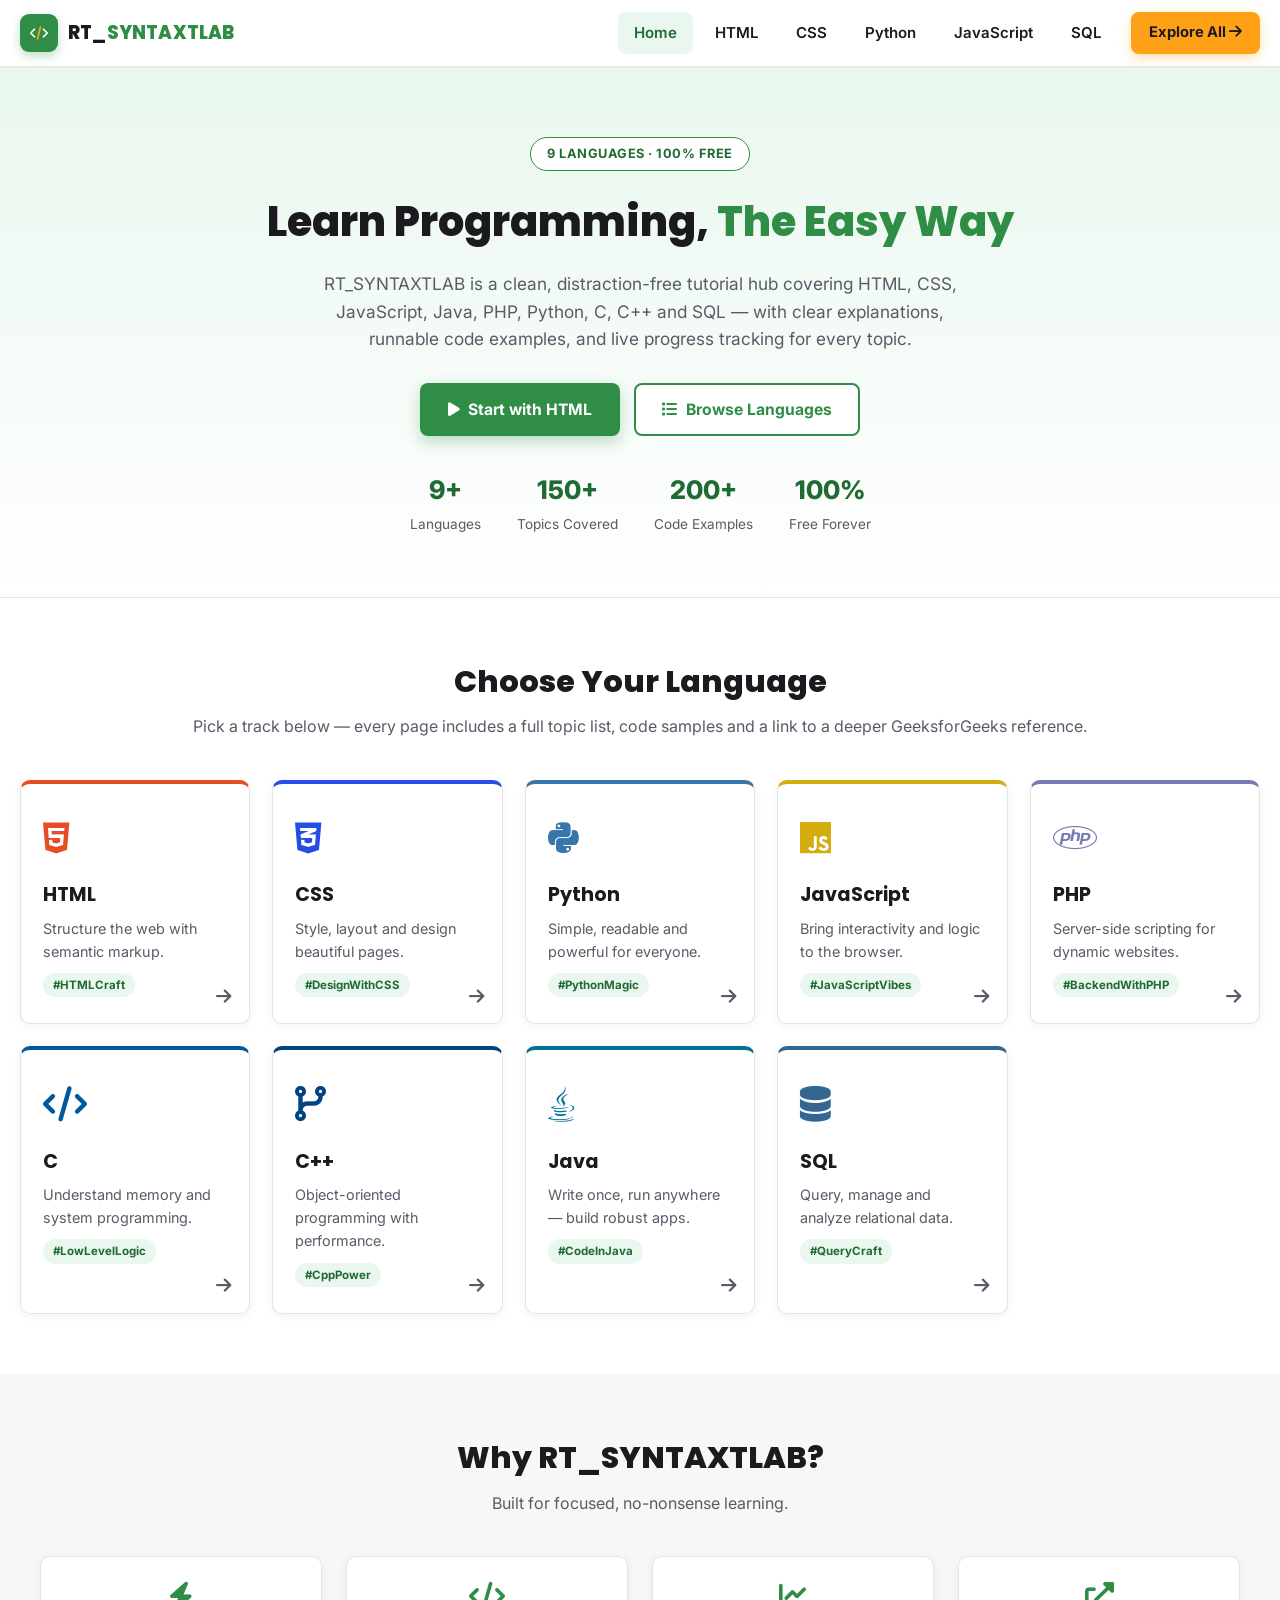
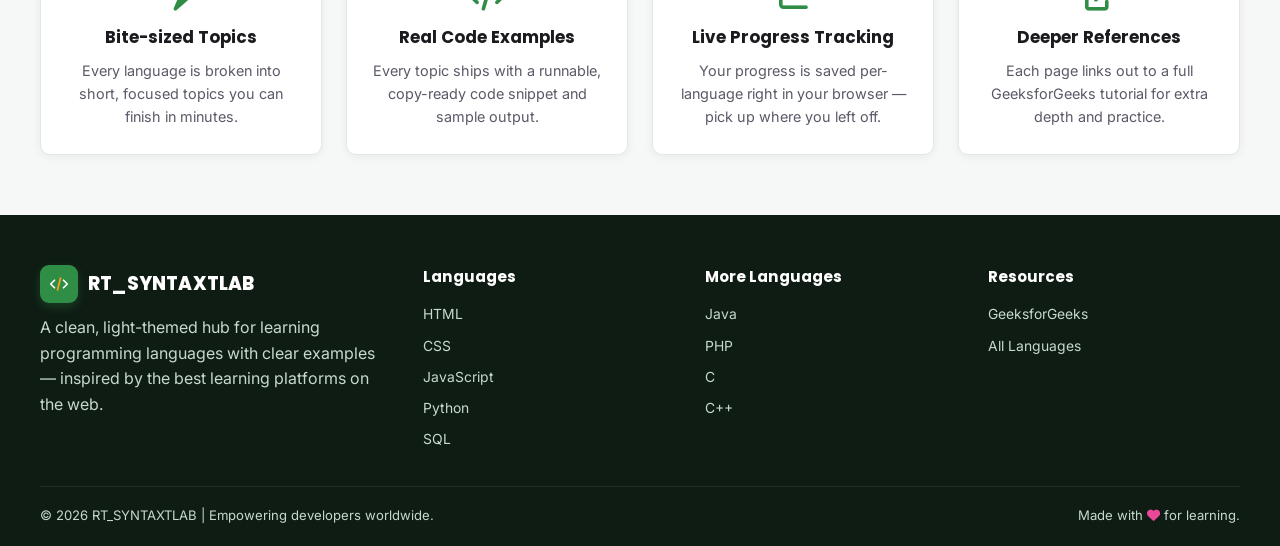
<file: index.html>
<!DOCTYPE html>
<html lang="en">
<head>
    <meta charset="UTF-8">
    <meta name="viewport" content="width=device-width, initial-scale=1.0">
    <title>RT_SYNTAXTLAB | Learn Programming the Easy Way</title>
    <meta name="description" content="RT_SYNTAXTLAB - Learn HTML, CSS, JavaScript, Java, PHP, Python, C, C++ and SQL with clear explanations and code examples.">
    <link rel="icon" type="image/svg+xml" href="logo.svg">
    <link rel="stylesheet" href="style.css">
    <link rel="stylesheet" href="https://cdnjs.cloudflare.com/ajax/libs/font-awesome/6.0.0-beta3/css/all.min.css">
</head>
<body>

<nav class="navbar">
    <div class="nav-container">
        <div class="logo-area" onclick="location.href='index.html'">
            <div class="logo-icon"><img src="logo.svg" alt="RT_SYNTAXTLAB logo"></div>
            <span class="logo-text">RT_<span>SYNTAXTLAB</span></span>
        </div>
        <div class="nav-links">
            <a href="index.html" class="nav-link active">Home</a>
            <a href="html.html" class="nav-link">HTML</a>
            <a href="css.html" class="nav-link">CSS</a>
            <a href="python.html" class="nav-link">Python</a>
            <a href="javascript.html" class="nav-link">JavaScript</a>
            <a href="sql.html" class="nav-link">SQL</a>
            <a href="#subjects" class="nav-cta">Explore All <i class="fas fa-arrow-right"></i></a>
        </div>
        <button class="nav-toggle" aria-label="Toggle menu"><span></span><span></span><span></span></button>
    </div>
</nav>

<section class="hero">
    <span class="eyebrow">9 Languages · 100% Free</span>
    <h1>Learn Programming, <span>The Easy Way</span></h1>
    <p class="hero-subtitle">RT_SYNTAXTLAB is a clean, distraction-free tutorial hub covering HTML, CSS, JavaScript, Java, PHP, Python, C, C++ and SQL — with clear explanations, runnable code examples, and live progress tracking for every topic.</p>
    <div class="hero-actions">
        <a href="html.html" class="btn btn-primary"><i class="fas fa-play"></i> Start with HTML</a>
        <a href="#subjects" class="btn btn-outline"><i class="fas fa-list"></i> Browse Languages</a>
    </div>
    <div class="hero-stats">
        <div class="stat"><b>9+</b><span>Languages</span></div>
        <div class="stat"><b>150+</b><span>Topics Covered</span></div>
        <div class="stat"><b>200+</b><span>Code Examples</span></div>
        <div class="stat"><b>100%</b><span>Free Forever</span></div>
    </div>
</section>

<section class="subjects-section" id="subjects">
    <h2 class="section-title">Choose Your Language</h2>
    <p class="section-sub">Pick a track below — every page includes a full topic list, code samples and a link to a deeper GeeksforGeeks reference.</p>
    <div class="cards-grid">

        <div class="lang-card" style="--card-color:#E44D26" onclick="location.href='html.html'">
            <div class="card-icon"><i class="fab fa-html5" style="color:#E44D26;"></i></div>
            <h3>HTML</h3>
            <p>Structure the web with semantic markup.</p>
            <span class="new-badge">#HTMLCraft</span>
            <i class="fas fa-arrow-right card-arrow"></i>
        </div>

        <div class="lang-card" style="--card-color:#264de4" onclick="location.href='css.html'">
            <div class="card-icon"><i class="fab fa-css3-alt" style="color:#264de4;"></i></div>
            <h3>CSS</h3>
            <p>Style, layout and design beautiful pages.</p>
            <span class="new-badge">#DesignWithCSS</span>
            <i class="fas fa-arrow-right card-arrow"></i>
        </div>

        <div class="lang-card" style="--card-color:#3776AB" onclick="location.href='python.html'">
            <div class="card-icon"><i class="fab fa-python" style="color:#3776AB;"></i></div>
            <h3>Python</h3>
            <p>Simple, readable and powerful for everyone.</p>
            <span class="new-badge">#PythonMagic</span>
            <i class="fas fa-arrow-right card-arrow"></i>
        </div>

        <div class="lang-card" style="--card-color:#d4ac0d" onclick="location.href='javascript.html'">
            <div class="card-icon"><i class="fab fa-js" style="color:#d4ac0d;"></i></div>
            <h3>JavaScript</h3>
            <p>Bring interactivity and logic to the browser.</p>
            <span class="new-badge">#JavaScriptVibes</span>
            <i class="fas fa-arrow-right card-arrow"></i>
        </div>

        <div class="lang-card" style="--card-color:#777BB4" onclick="location.href='php.html'">
            <div class="card-icon"><i class="fab fa-php" style="color:#777BB4;"></i></div>
            <h3>PHP</h3>
            <p>Server-side scripting for dynamic websites.</p>
            <span class="new-badge">#BackendWithPHP</span>
            <i class="fas fa-arrow-right card-arrow"></i>
        </div>

        <div class="lang-card" style="--card-color:#00599C" onclick="location.href='c.html'">
            <div class="card-icon"><i class="fas fa-code" style="color:#00599C;"></i></div>
            <h3>C</h3>
            <p>Understand memory and system programming.</p>
            <span class="new-badge">#LowLevelLogic</span>
            <i class="fas fa-arrow-right card-arrow"></i>
        </div>

        <div class="lang-card" style="--card-color:#004482" onclick="location.href='cpp.html'">
            <div class="card-icon"><i class="fas fa-code-branch" style="color:#004482;"></i></div>
            <h3>C++</h3>
            <p>Object-oriented programming with performance.</p>
            <span class="new-badge">#CppPower</span>
            <i class="fas fa-arrow-right card-arrow"></i>
        </div>

        <div class="lang-card" style="--card-color:#007396" onclick="location.href='java.html'">
            <div class="card-icon"><i class="fab fa-java" style="color:#007396;"></i></div>
            <h3>Java</h3>
            <p>Write once, run anywhere — build robust apps.</p>
            <span class="new-badge">#CodeInJava</span>
            <i class="fas fa-arrow-right card-arrow"></i>
        </div>

        <div class="lang-card" style="--card-color:#336791" onclick="location.href='sql.html'">
            <div class="card-icon"><i class="fas fa-database" style="color:#336791;"></i></div>
            <h3>SQL</h3>
            <p>Query, manage and analyze relational data.</p>
            <span class="new-badge">#QueryCraft</span>
            <i class="fas fa-arrow-right card-arrow"></i>
        </div>

    </div>
</section>

<section class="features-section">
    <h2 class="section-title">Why RT_SYNTAXTLAB?</h2>
    <p class="section-sub">Built for focused, no-nonsense learning.</p>
    <div class="features-grid">
        <div class="feature-card">
            <i class="fas fa-bolt"></i>
            <h4>Bite-sized Topics</h4>
            <p>Every language is broken into short, focused topics you can finish in minutes.</p>
        </div>
        <div class="feature-card">
            <i class="fas fa-code"></i>
            <h4>Real Code Examples</h4>
            <p>Every topic ships with a runnable, copy-ready code snippet and sample output.</p>
        </div>
        <div class="feature-card">
            <i class="fas fa-chart-line"></i>
            <h4>Live Progress Tracking</h4>
            <p>Your progress is saved per-language right in your browser — pick up where you left off.</p>
        </div>
        <div class="feature-card">
            <i class="fas fa-external-link-alt"></i>
            <h4>Deeper References</h4>
            <p>Each page links out to a full GeeksforGeeks tutorial for extra depth and practice.</p>
        </div>
    </div>
</section>

<footer class="footer-main">
    <div class="footer-grid">
        <div class="footer-col">
            <div class="footer-brand">
                <div class="logo-icon"><img src="logo.svg" alt="logo"></div>
                <span class="logo-text">RT_SYNTAXTLAB</span>
            </div>
            <p>A clean, light-themed hub for learning programming languages with clear examples — inspired by the best learning platforms on the web.</p>
        </div>
        <div class="footer-col">
            <h4>Languages</h4>
            <ul>
                <li><a href="html.html">HTML</a></li>
                <li><a href="css.html">CSS</a></li>
                <li><a href="javascript.html">JavaScript</a></li>
                <li><a href="python.html">Python</a></li>
                <li><a href="sql.html">SQL</a></li>
            </ul>
        </div>
        <div class="footer-col">
            <h4>More Languages</h4>
            <ul>
                <li><a href="java.html">Java</a></li>
                <li><a href="php.html">PHP</a></li>
                <li><a href="c.html">C</a></li>
                <li><a href="cpp.html">C++</a></li>
            </ul>
        </div>
        <div class="footer-col">
            <h4>Resources</h4>
            <ul>
                <li><a href="https://www.geeksforgeeks.org/" target="_blank" rel="noopener">GeeksforGeeks</a></li>
                <li><a href="#subjects">All Languages</a></li>
            </ul>
        </div>
    </div>
    <div class="footer-bottom">
        <span>&copy; 2026 RT_SYNTAXTLAB | Empowering developers worldwide.</span>
        <span>Made with <i class="fas fa-heart" style="color:#ec4899;"></i> for learning.</span>
    </div>
</footer>

<script src="script.js"></script>
</body>
</html>
</file>
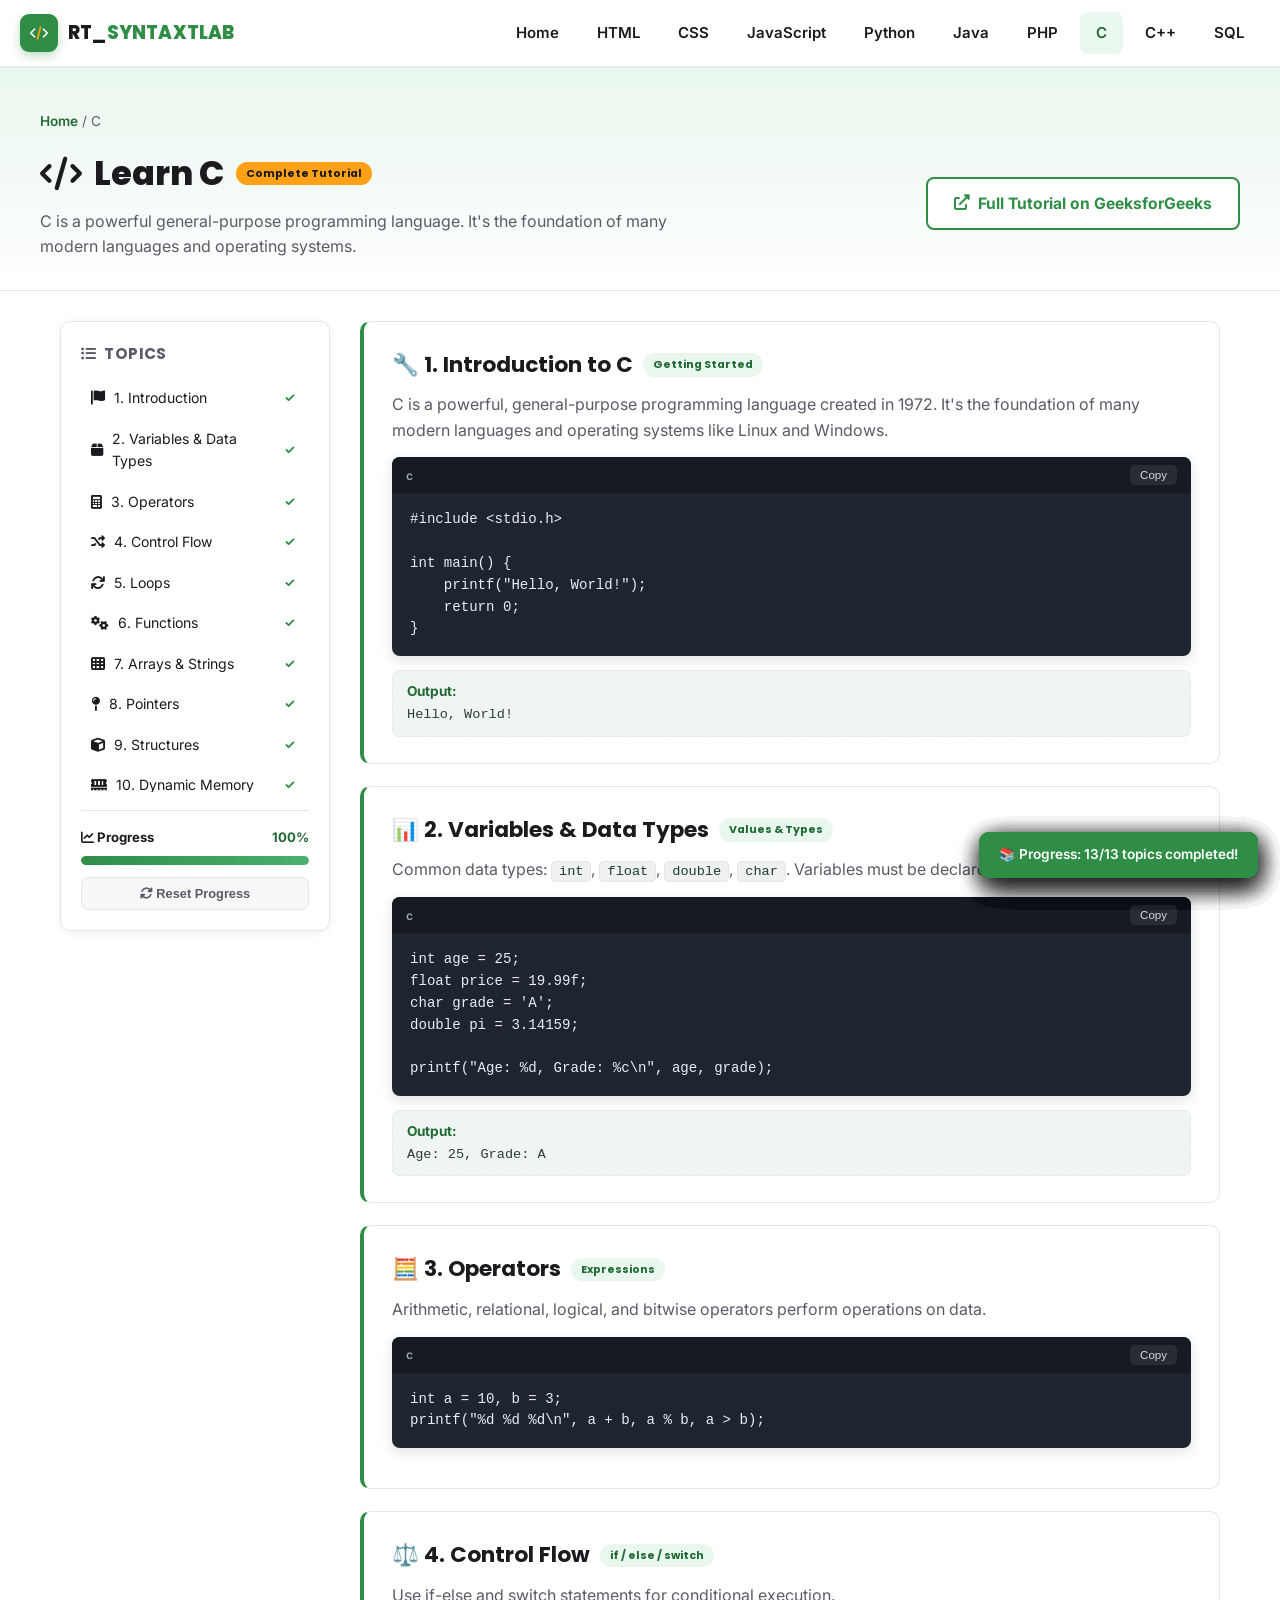
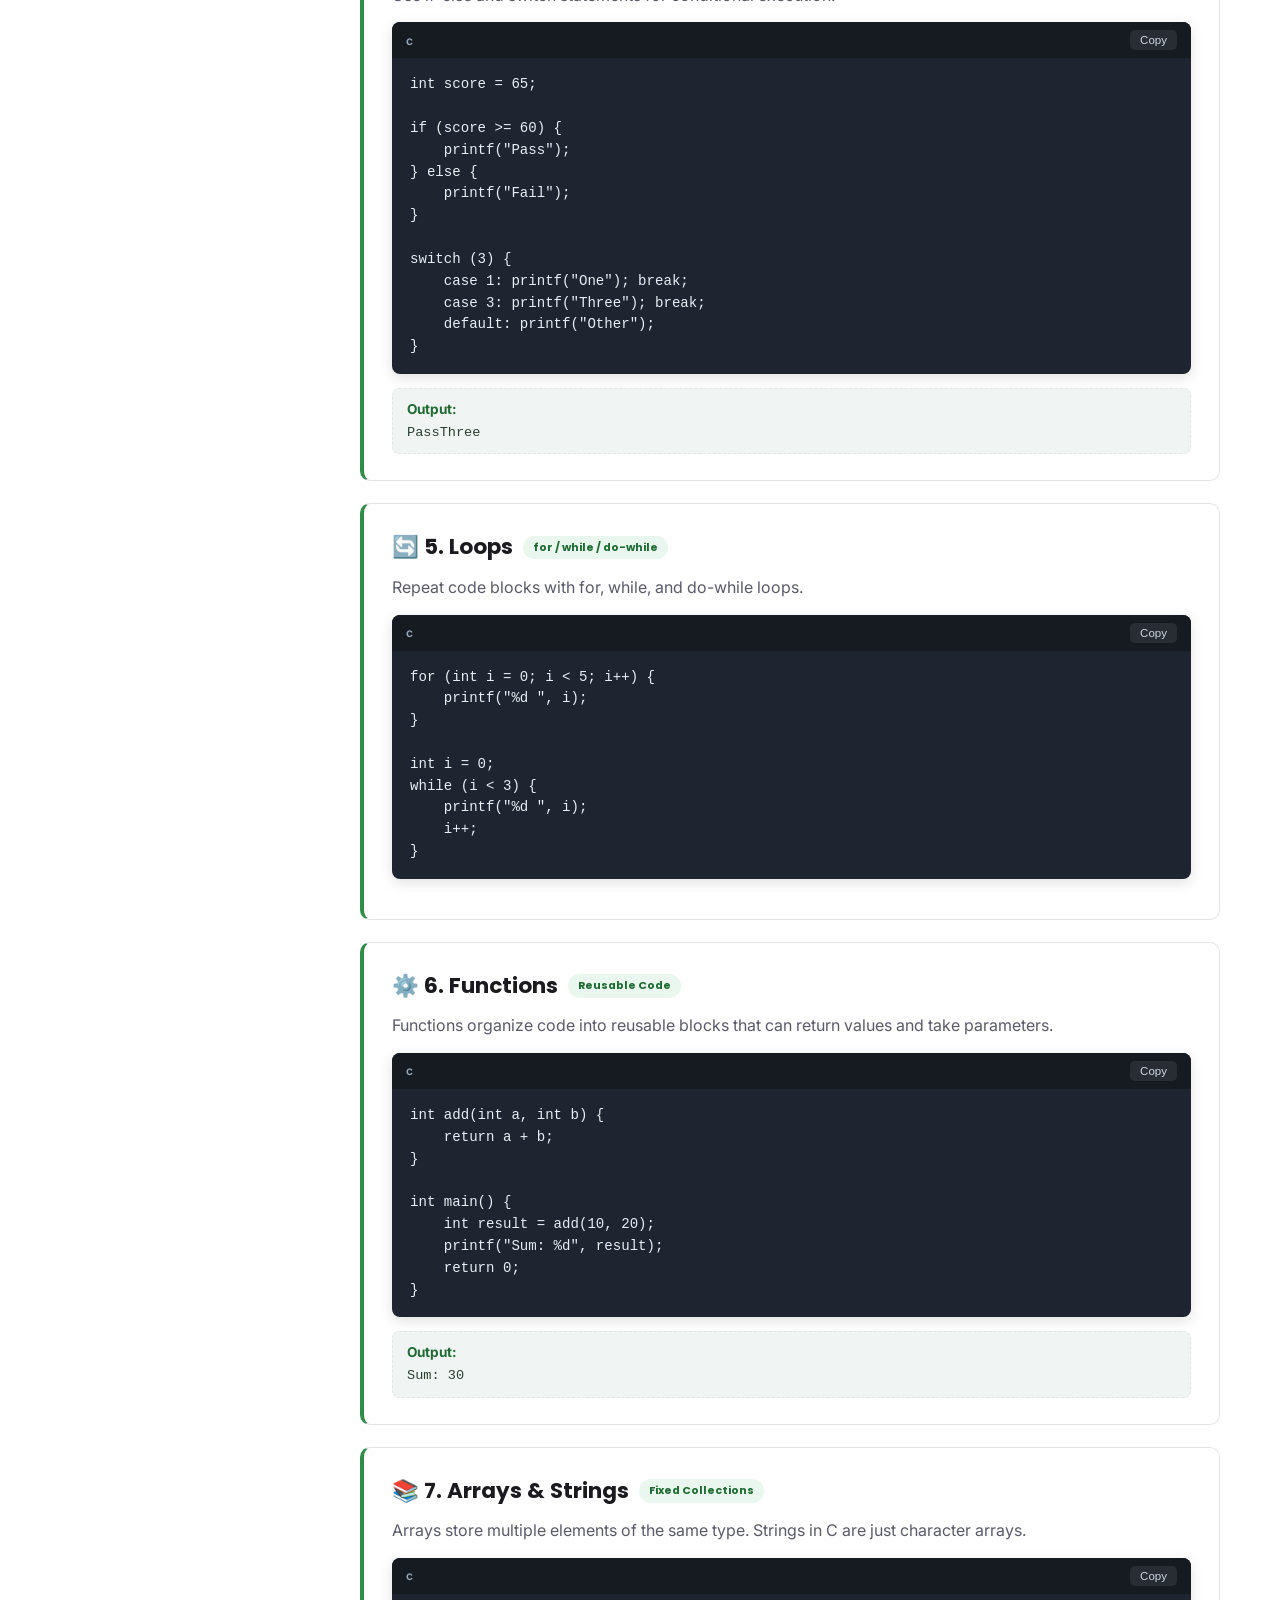
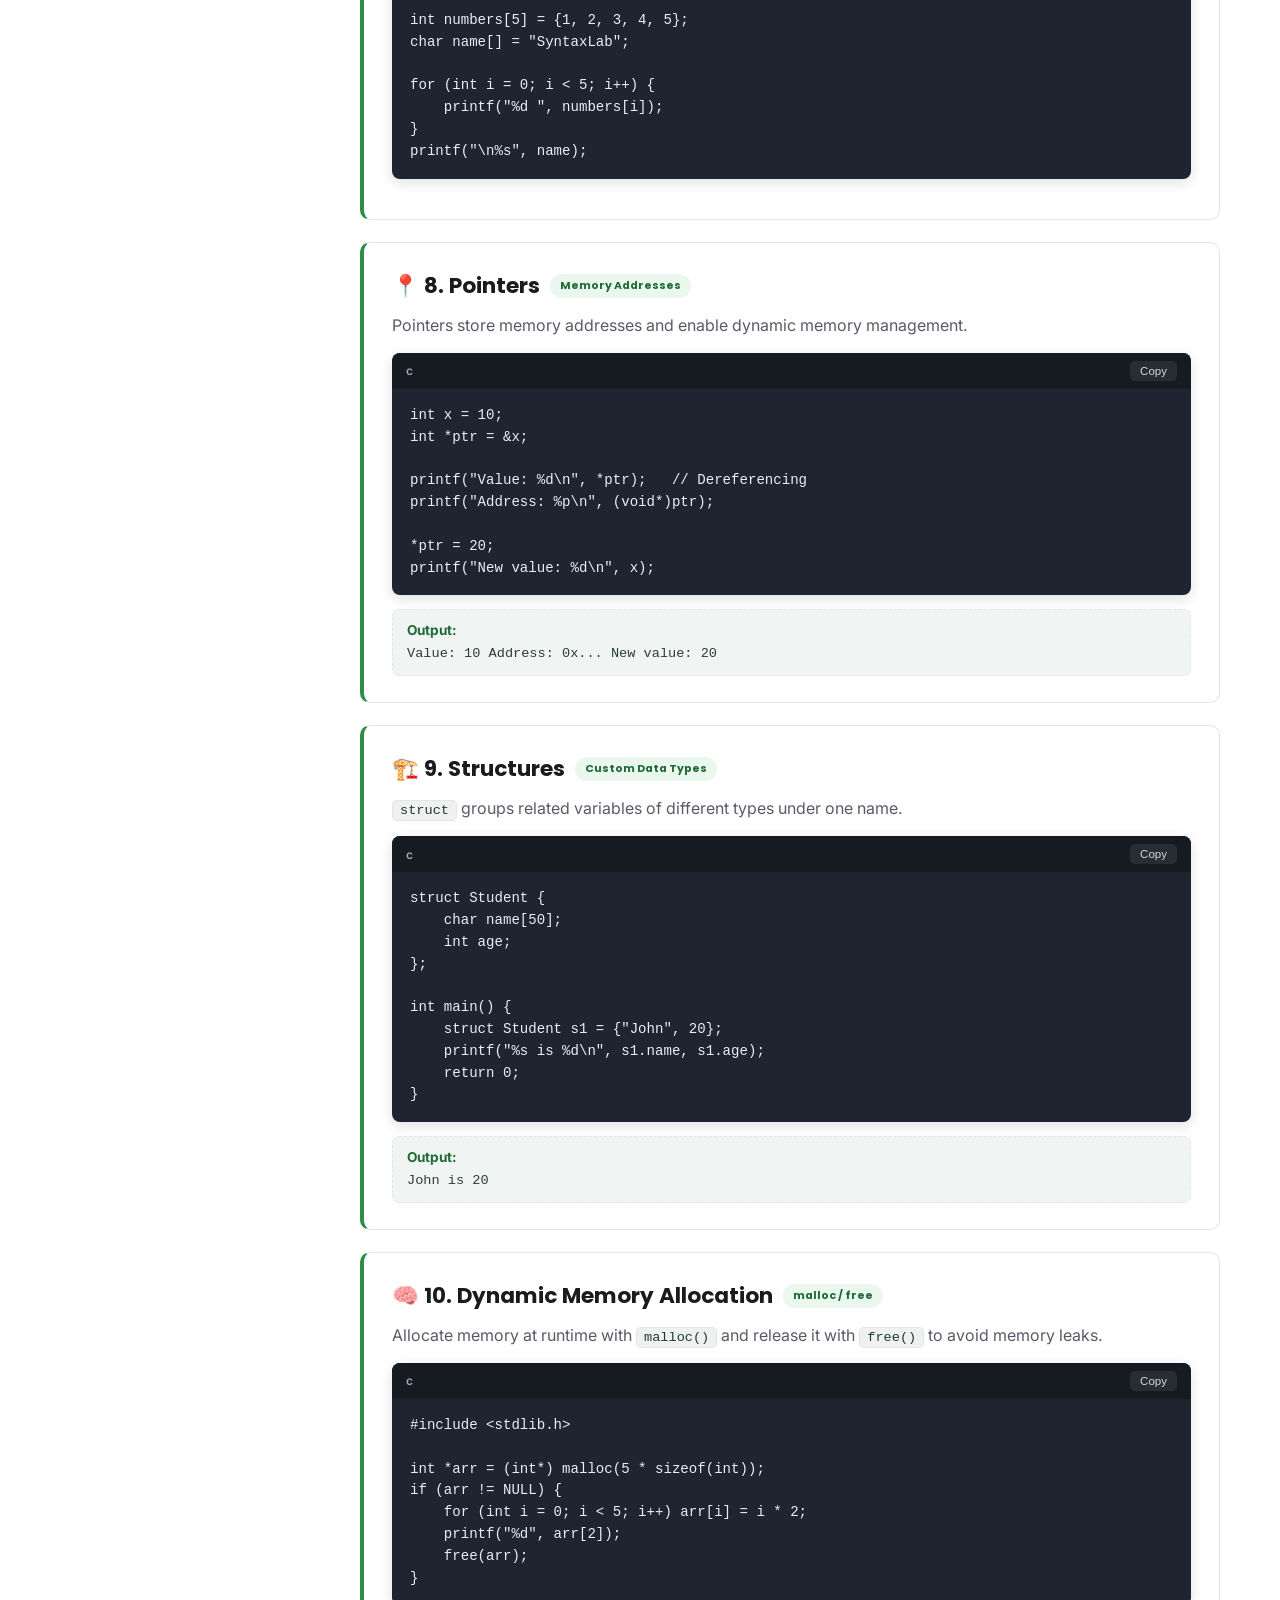
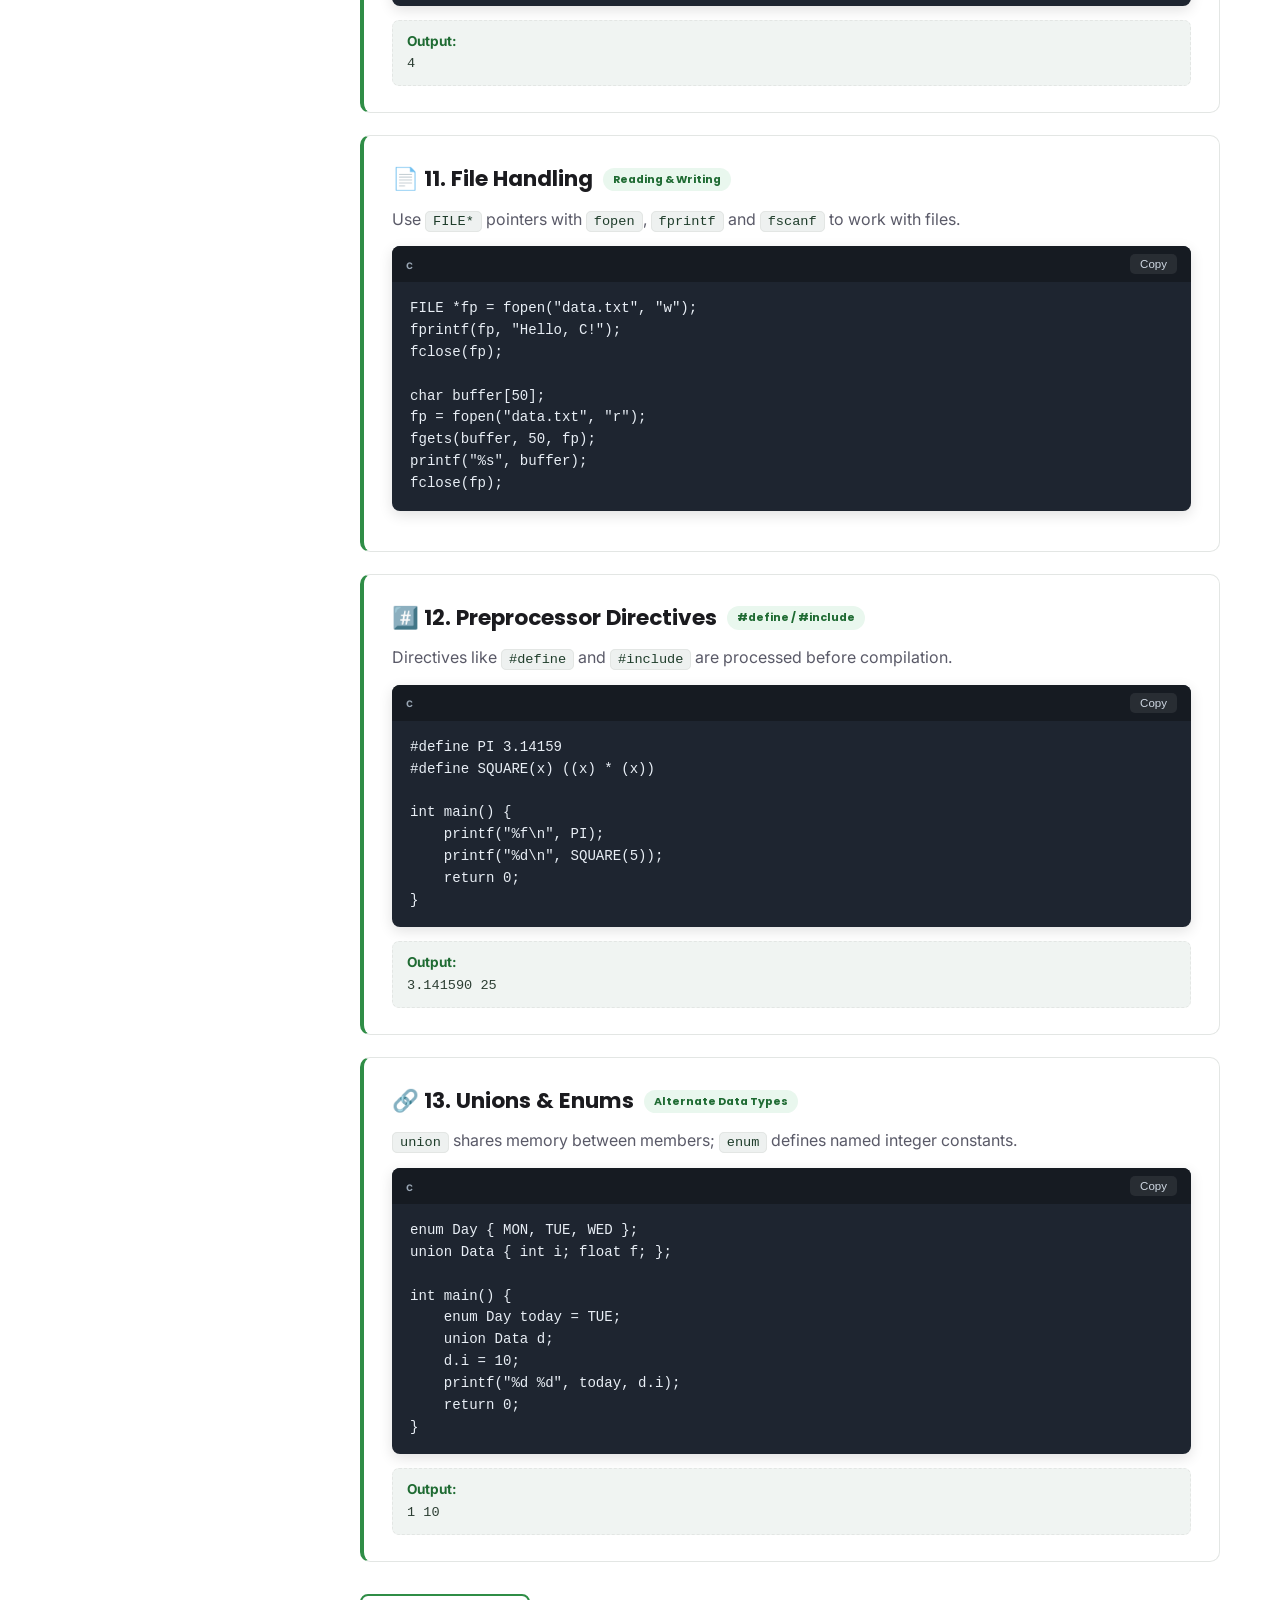
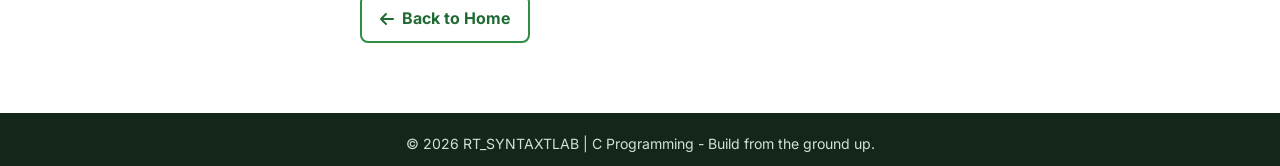
<file: c.html>
<!DOCTYPE html>
<html lang="en">
<head>
    <meta charset="UTF-8">
    <meta name="viewport" content="width=device-width, initial-scale=1.0">
    <title>RT_SYNTAXTLAB | Learn C</title>
    <meta name="description" content="Learn C with clear explanations, topic-by-topic lessons and runnable code examples on RT_SYNTAXTLAB.">
    <link rel="icon" type="image/svg+xml" href="logo.svg">
    <link rel="stylesheet" href="style.css">
    <link rel="stylesheet" href="https://cdnjs.cloudflare.com/ajax/libs/font-awesome/6.0.0-beta3/css/all.min.css">
</head>
<body>
<nav class="navbar">
    <div class="nav-container">
        <div class="logo-area" onclick="location.href='index.html'">
            <div class="logo-icon"><img src="logo.svg" alt="RT_SYNTAXTLAB logo"></div>
            <span class="logo-text">RT_<span>SYNTAXTLAB</span></span>
        </div>
        <div class="nav-links">
            <a href="index.html" class="nav-link">Home</a>
            <a href="html.html" class="nav-link">HTML</a>
            <a href="css.html" class="nav-link">CSS</a>
            <a href="javascript.html" class="nav-link">JavaScript</a>
            <a href="python.html" class="nav-link">Python</a>
            <a href="java.html" class="nav-link">Java</a>
            <a href="php.html" class="nav-link">PHP</a>
            <a href="c.html" class="nav-link active">C</a>
            <a href="cpp.html" class="nav-link">C++</a>
            <a href="sql.html" class="nav-link">SQL</a>
        </div>
        <button class="nav-toggle" aria-label="Toggle menu"><span></span><span></span><span></span></button>
    </div>
</nav>
<div class="language-container">
    <div class="language-header">
        <div class="breadcrumb"><a href="index.html">Home</a> / C</div>
        <div class="language-header-inner">
            <div>
                <h1><i class="fas fa-code"></i> Learn C <span class="badge">Complete Tutorial</span></h1>
                <p class="intro">C is a powerful general-purpose programming language. It's the foundation of many modern languages and operating systems.</p>
            </div>
            <a class="btn btn-outline gfg-source-btn" href="https://www.geeksforgeeks.org/c/c-programming-language/" target="_blank" rel="noopener">
                <i class="fas fa-external-link-alt"></i> Full Tutorial on GeeksforGeeks
            </a>
        </div>
    </div>

    <div class="content-grid">
        <aside class="topics-sidebar">
            <h3><i class="fas fa-list-ul"></i> Topics</h3>
            <ul class="topic-list">
                <li><i class="fas fa-flag"></i> 1. Introduction</li>
                <li><i class="fas fa-box"></i> 2. Variables & Data Types</li>
                <li><i class="fas fa-calculator"></i> 3. Operators</li>
                <li><i class="fas fa-random"></i> 4. Control Flow</li>
                <li><i class="fas fa-sync"></i> 5. Loops</li>
                <li><i class="fas fa-cogs"></i> 6. Functions</li>
                <li><i class="fas fa-th"></i> 7. Arrays & Strings</li>
                <li><i class="fas fa-map-pin"></i> 8. Pointers</li>
                <li><i class="fas fa-cube"></i> 9. Structures</li>
                <li><i class="fas fa-memory"></i> 10. Dynamic Memory</li>
                <li><i class="fas fa-file-alt"></i> 11. File Handling</li>
                <li><i class="fas fa-hashtag"></i> 12. Preprocessor Directives</li>
                <li><i class="fas fa-object-group"></i> 13. Unions & Enums</li>
            </ul>
            <div class="progress-wrapper">
                <div class="progress-label"><span><i class="fas fa-chart-line"></i> Progress</span><span class="progress-percent">0%</span></div>
                <div class="progress-bar"><div class="progress-fill"></div></div>
                <div class="reset-progress">
                    <button class="reset-btn"><i class="fas fa-sync-alt"></i> Reset Progress</button>
                </div>
            </div>
        </aside>

        <main class="main-content">
            <div class="topic-section" id="section1">
                <h2>🔧 1. Introduction to C <span class="section-badge">Getting Started</span></h2>
                <p>C is a powerful, general-purpose programming language created in 1972. It's the foundation of many modern languages and operating systems like Linux and Windows.</p>
                <div class="code-block" data-lang="c"><pre>#include &lt;stdio.h&gt;

int main() {
    printf("Hello, World!");
    return 0;
}</pre></div>
                <div class="output-block"><b>Output:</b><br>Hello, World!</div>
                
            </div>

            <div class="topic-section" id="section2">
                <h2>📊 2. Variables & Data Types <span class="section-badge">Values & Types</span></h2>
                <p>Common data types: <code class='code-inline'>int</code>, <code class='code-inline'>float</code>, <code class='code-inline'>double</code>, <code class='code-inline'>char</code>. Variables must be declared before use.</p>
                <div class="code-block" data-lang="c"><pre>int age = 25;
float price = 19.99f;
char grade = 'A';
double pi = 3.14159;

printf("Age: %d, Grade: %c\n", age, grade);</pre></div>
                <div class="output-block"><b>Output:</b><br>Age: 25, Grade: A</div>
                
            </div>

            <div class="topic-section" id="section3">
                <h2>🧮 3. Operators <span class="section-badge">Expressions</span></h2>
                <p>Arithmetic, relational, logical, and bitwise operators perform operations on data.</p>
                <div class="code-block" data-lang="c"><pre>int a = 10, b = 3;
printf("%d %d %d\n", a + b, a % b, a &gt; b);</pre></div>
                
                
            </div>

            <div class="topic-section" id="section4">
                <h2>⚖️ 4. Control Flow <span class="section-badge">if / else / switch</span></h2>
                <p>Use if-else and switch statements for conditional execution.</p>
                <div class="code-block" data-lang="c"><pre>int score = 65;

if (score &gt;= 60) {
    printf("Pass");
} else {
    printf("Fail");
}

switch (3) {
    case 1: printf("One"); break;
    case 3: printf("Three"); break;
    default: printf("Other");
}</pre></div>
                <div class="output-block"><b>Output:</b><br>PassThree</div>
                
            </div>

            <div class="topic-section" id="section5">
                <h2>🔄 5. Loops <span class="section-badge">for / while / do-while</span></h2>
                <p>Repeat code blocks with for, while, and do-while loops.</p>
                <div class="code-block" data-lang="c"><pre>for (int i = 0; i &lt; 5; i++) {
    printf("%d ", i);
}

int i = 0;
while (i &lt; 3) {
    printf("%d ", i);
    i++;
}</pre></div>
                
                
            </div>

            <div class="topic-section" id="section6">
                <h2>⚙️ 6. Functions <span class="section-badge">Reusable Code</span></h2>
                <p>Functions organize code into reusable blocks that can return values and take parameters.</p>
                <div class="code-block" data-lang="c"><pre>int add(int a, int b) {
    return a + b;
}

int main() {
    int result = add(10, 20);
    printf("Sum: %d", result);
    return 0;
}</pre></div>
                <div class="output-block"><b>Output:</b><br>Sum: 30</div>
                
            </div>

            <div class="topic-section" id="section7">
                <h2>📚 7. Arrays & Strings <span class="section-badge">Fixed Collections</span></h2>
                <p>Arrays store multiple elements of the same type. Strings in C are just character arrays.</p>
                <div class="code-block" data-lang="c"><pre>int numbers[5] = {1, 2, 3, 4, 5};
char name[] = "SyntaxLab";

for (int i = 0; i &lt; 5; i++) {
    printf("%d ", numbers[i]);
}
printf("\n%s", name);</pre></div>
                
                
            </div>

            <div class="topic-section" id="section8">
                <h2>📍 8. Pointers <span class="section-badge">Memory Addresses</span></h2>
                <p>Pointers store memory addresses and enable dynamic memory management.</p>
                <div class="code-block" data-lang="c"><pre>int x = 10;
int *ptr = &amp;x;

printf("Value: %d\n", *ptr);   // Dereferencing
printf("Address: %p\n", (void*)ptr);

*ptr = 20;
printf("New value: %d\n", x);</pre></div>
                <div class="output-block"><b>Output:</b><br>Value: 10
Address: 0x...
New value: 20</div>
                
            </div>

            <div class="topic-section" id="section9">
                <h2>🏗️ 9. Structures <span class="section-badge">Custom Data Types</span></h2>
                <p><code class='code-inline'>struct</code> groups related variables of different types under one name.</p>
                <div class="code-block" data-lang="c"><pre>struct Student {
    char name[50];
    int age;
};

int main() {
    struct Student s1 = {"John", 20};
    printf("%s is %d\n", s1.name, s1.age);
    return 0;
}</pre></div>
                <div class="output-block"><b>Output:</b><br>John is 20</div>
                
            </div>

            <div class="topic-section" id="section10">
                <h2>🧠 10. Dynamic Memory Allocation <span class="section-badge">malloc / free</span></h2>
                <p>Allocate memory at runtime with <code class='code-inline'>malloc()</code> and release it with <code class='code-inline'>free()</code> to avoid memory leaks.</p>
                <div class="code-block" data-lang="c"><pre>#include &lt;stdlib.h&gt;

int *arr = (int*) malloc(5 * sizeof(int));
if (arr != NULL) {
    for (int i = 0; i &lt; 5; i++) arr[i] = i * 2;
    printf("%d", arr[2]);
    free(arr);
}</pre></div>
                <div class="output-block"><b>Output:</b><br>4</div>
                
            </div>

            <div class="topic-section" id="section11">
                <h2>📄 11. File Handling <span class="section-badge">Reading & Writing</span></h2>
                <p>Use <code class='code-inline'>FILE*</code> pointers with <code class='code-inline'>fopen</code>, <code class='code-inline'>fprintf</code> and <code class='code-inline'>fscanf</code> to work with files.</p>
                <div class="code-block" data-lang="c"><pre>FILE *fp = fopen("data.txt", "w");
fprintf(fp, "Hello, C!");
fclose(fp);

char buffer[50];
fp = fopen("data.txt", "r");
fgets(buffer, 50, fp);
printf("%s", buffer);
fclose(fp);</pre></div>
                
                
            </div>

            <div class="topic-section" id="section12">
                <h2>#️⃣ 12. Preprocessor Directives <span class="section-badge">#define / #include</span></h2>
                <p>Directives like <code class='code-inline'>#define</code> and <code class='code-inline'>#include</code> are processed before compilation.</p>
                <div class="code-block" data-lang="c"><pre>#define PI 3.14159
#define SQUARE(x) ((x) * (x))

int main() {
    printf("%f\n", PI);
    printf("%d\n", SQUARE(5));
    return 0;
}</pre></div>
                <div class="output-block"><b>Output:</b><br>3.141590
25</div>
                
            </div>

            <div class="topic-section" id="section13">
                <h2>🔗 13. Unions & Enums <span class="section-badge">Alternate Data Types</span></h2>
                <p><code class='code-inline'>union</code> shares memory between members; <code class='code-inline'>enum</code> defines named integer constants.</p>
                <div class="code-block" data-lang="c"><pre>enum Day { MON, TUE, WED };
union Data { int i; float f; };

int main() {
    enum Day today = TUE;
    union Data d;
    d.i = 10;
    printf("%d %d", today, d.i);
    return 0;
}</pre></div>
                <div class="output-block"><b>Output:</b><br>1 10</div>
                
            </div>


            <a href="index.html" class="back-home"><i class="fas fa-arrow-left"></i> Back to Home</a>
        </main>
    </div>
</div>

<footer class="footer"><p>© 2026 RT_SYNTAXTLAB | C Programming - Build from the ground up.</p></footer>
<script src="script.js"></script>
</body>
</html>
</file>
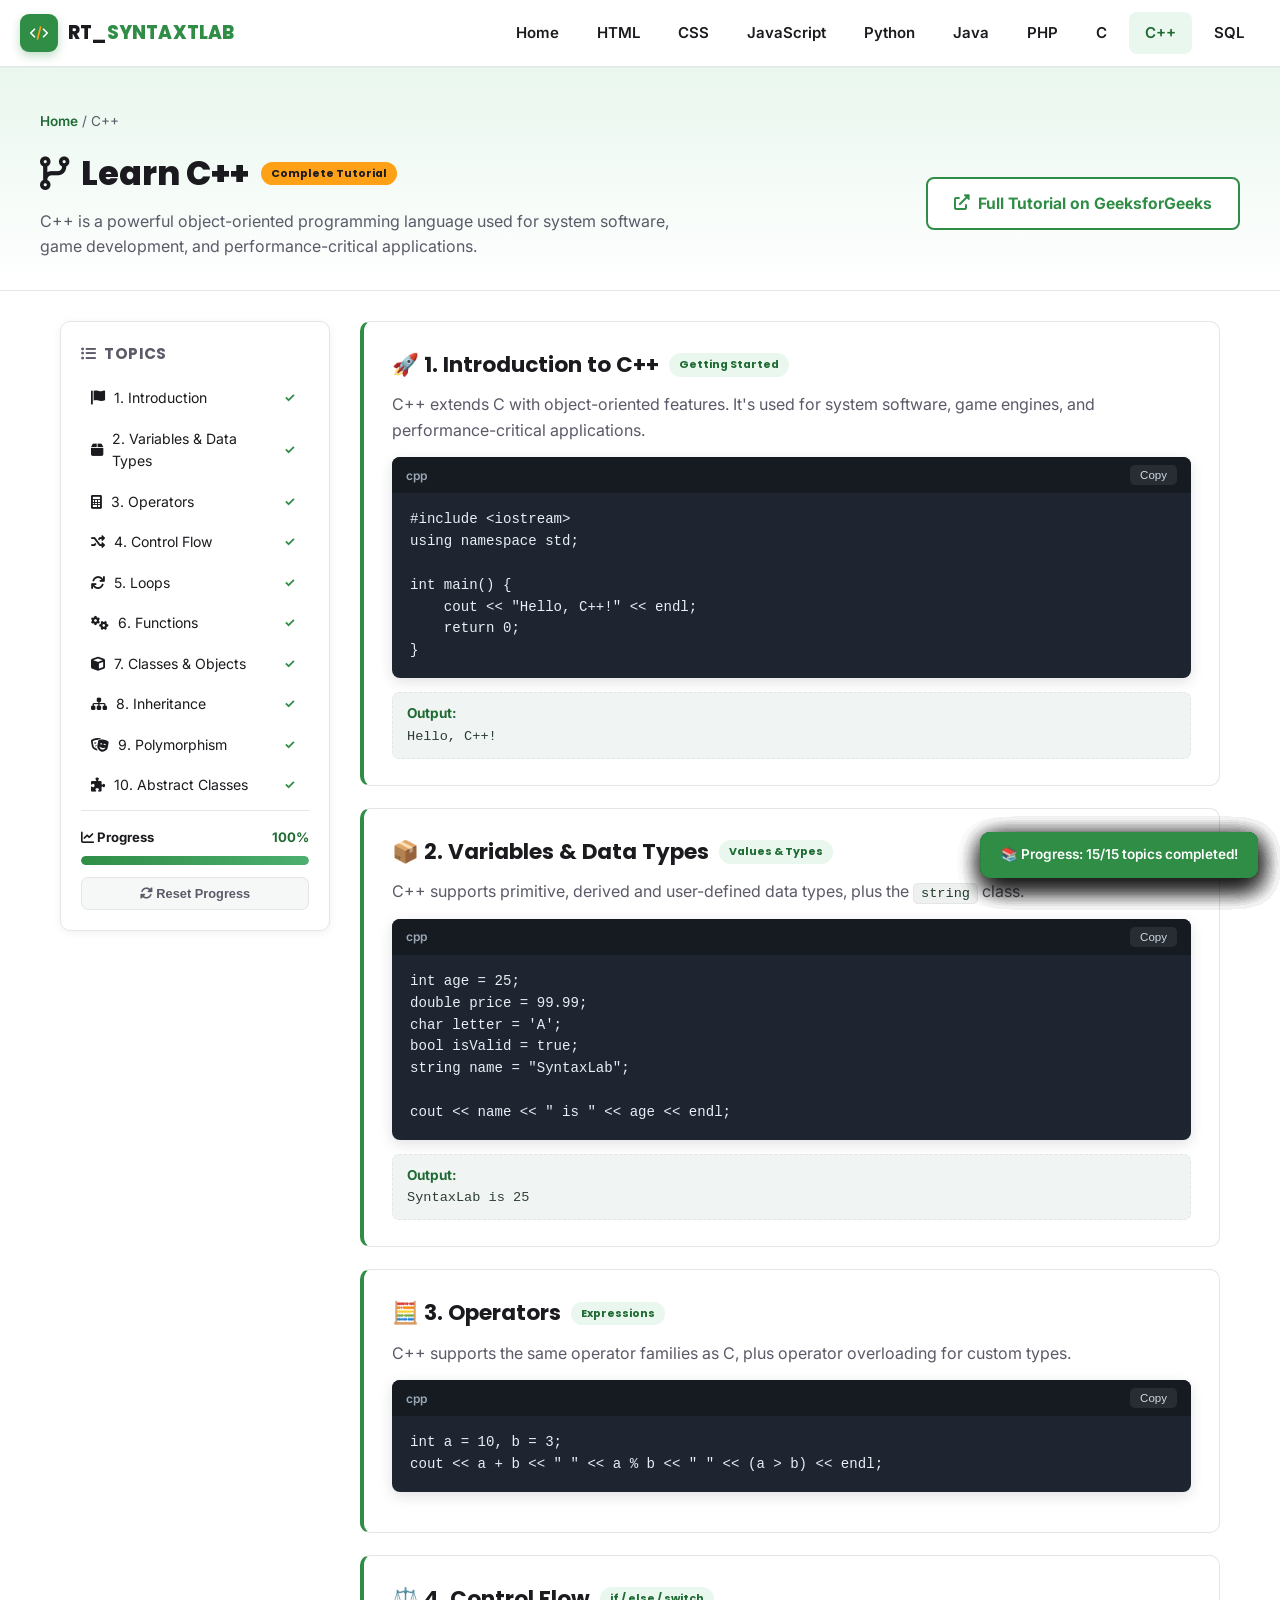
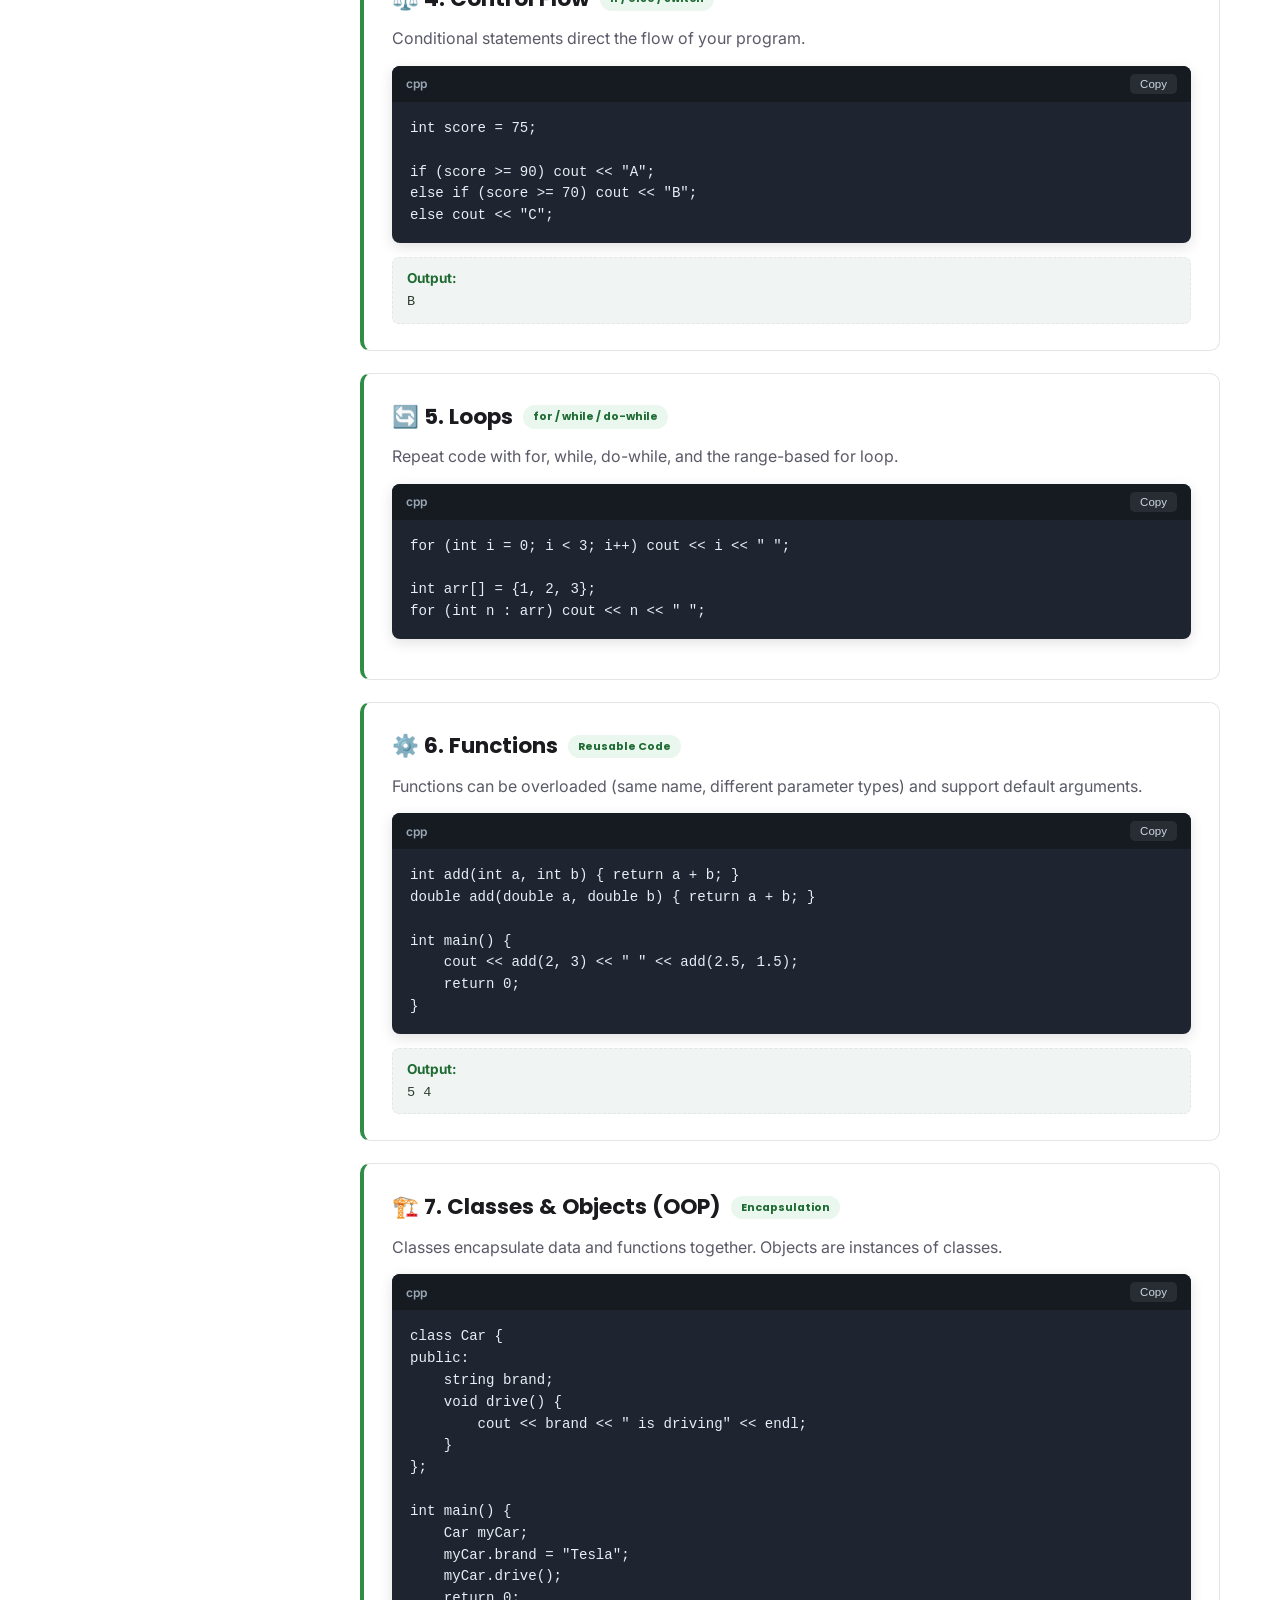
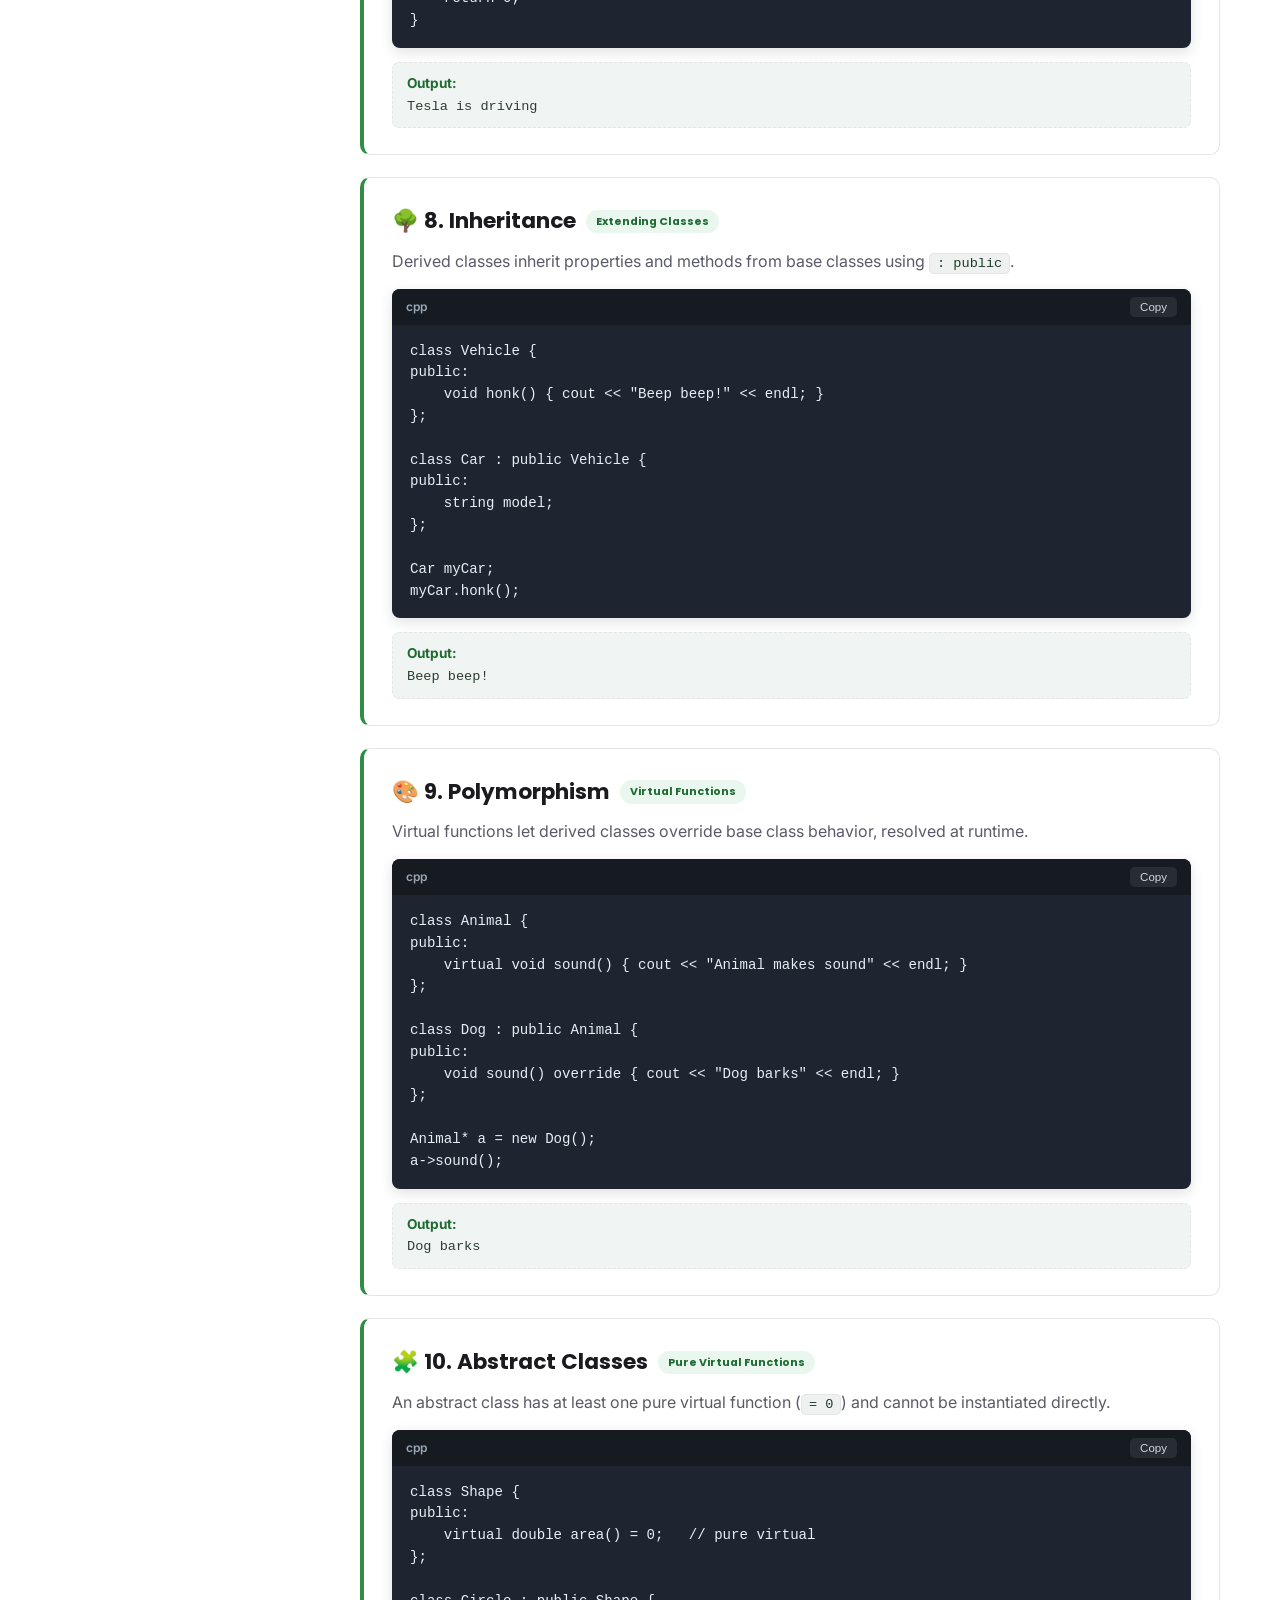
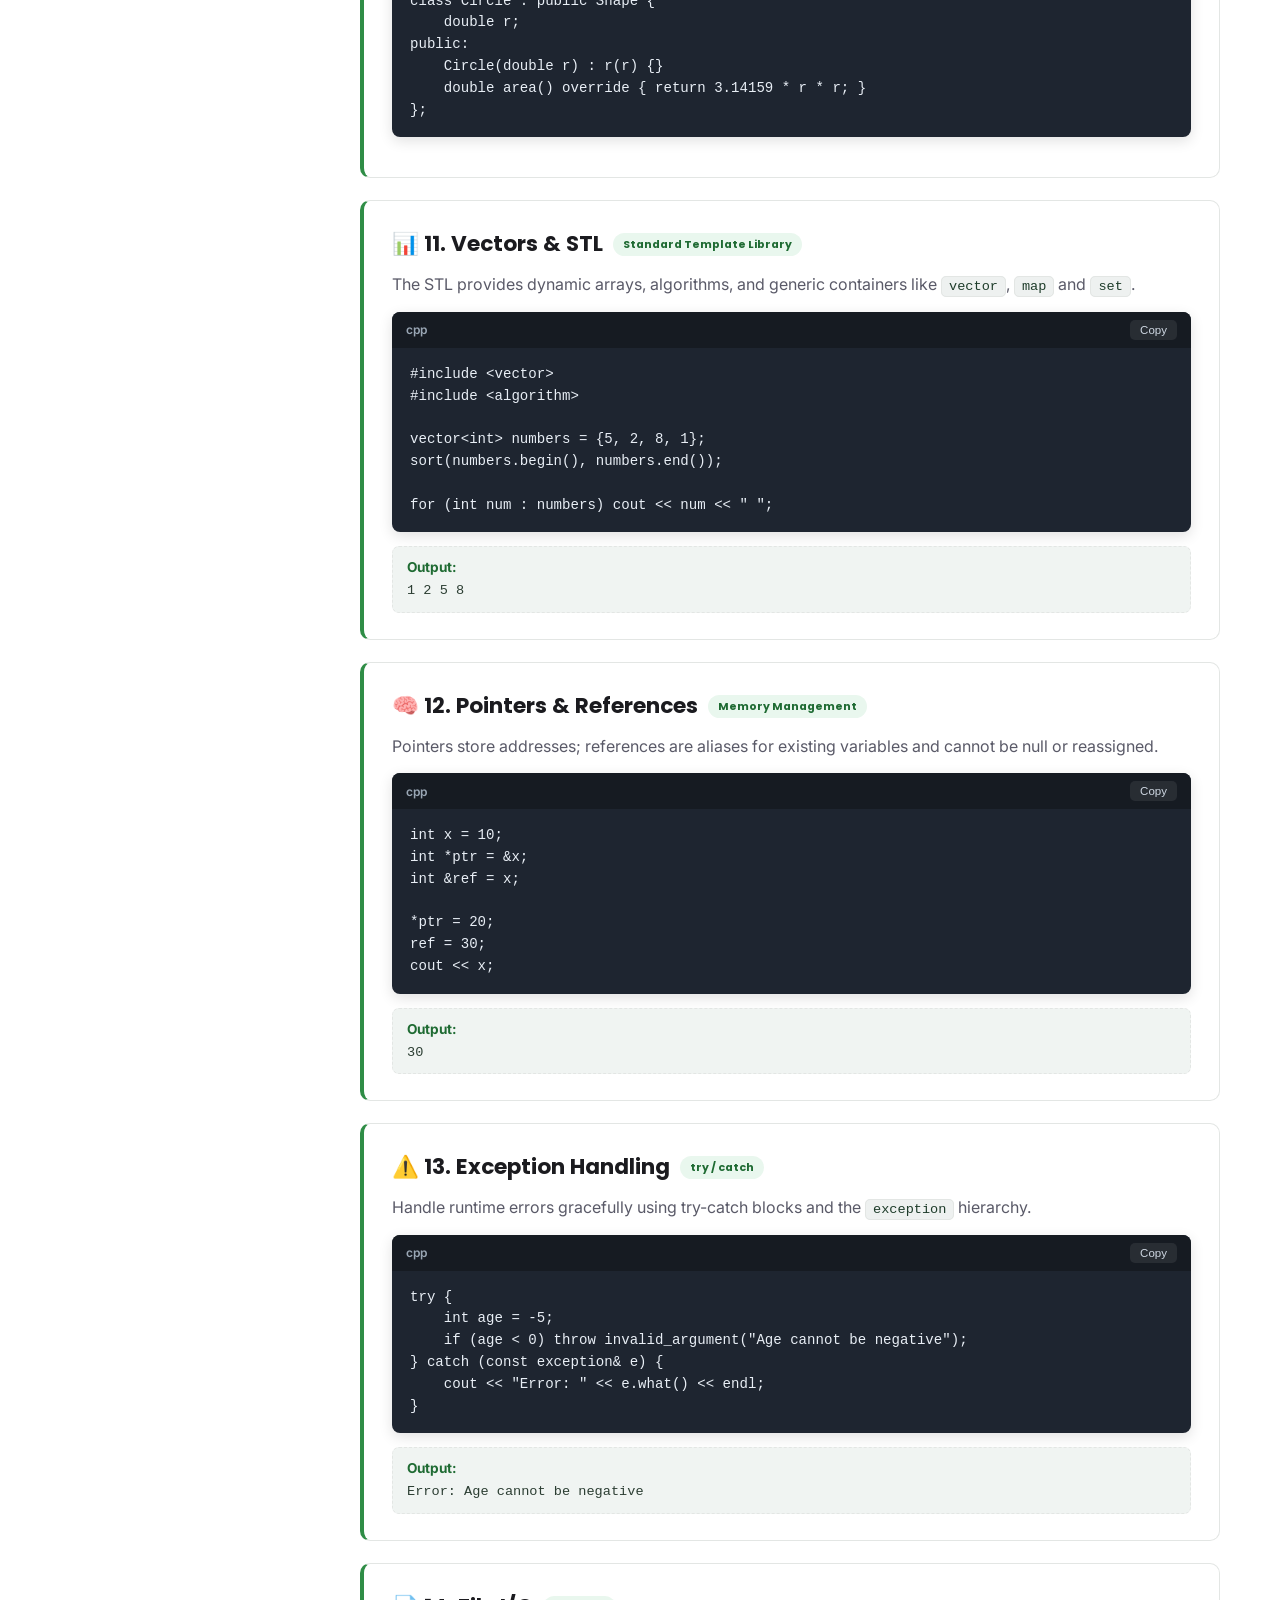
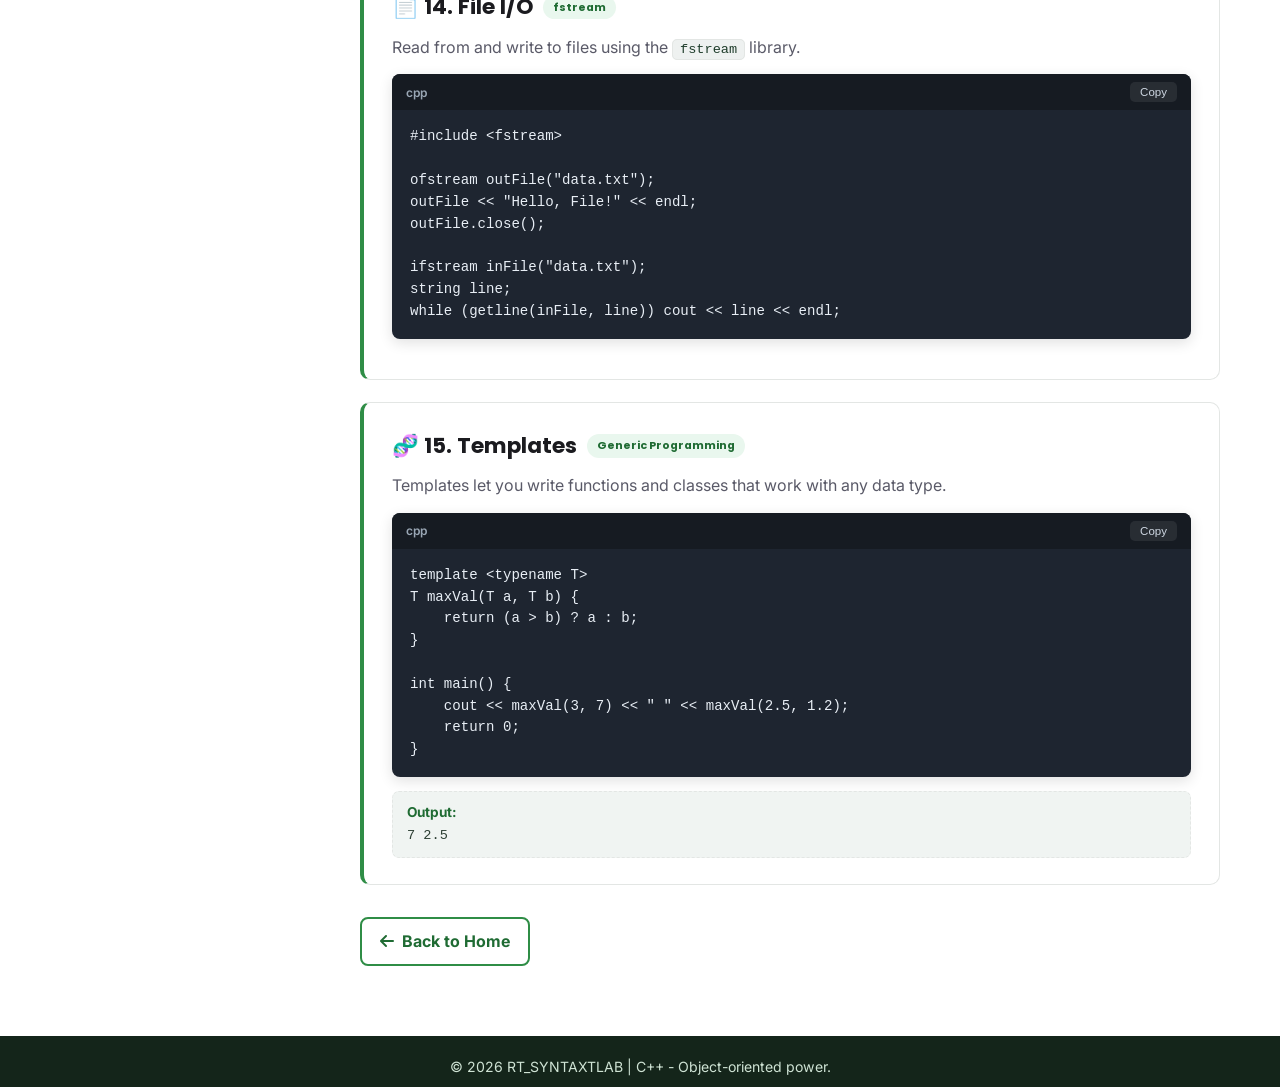
<file: cpp.html>
<!DOCTYPE html>
<html lang="en">
<head>
    <meta charset="UTF-8">
    <meta name="viewport" content="width=device-width, initial-scale=1.0">
    <title>RT_SYNTAXTLAB | Learn C++</title>
    <meta name="description" content="Learn C++ with clear explanations, topic-by-topic lessons and runnable code examples on RT_SYNTAXTLAB.">
    <link rel="icon" type="image/svg+xml" href="logo.svg">
    <link rel="stylesheet" href="style.css">
    <link rel="stylesheet" href="https://cdnjs.cloudflare.com/ajax/libs/font-awesome/6.0.0-beta3/css/all.min.css">
</head>
<body>
<nav class="navbar">
    <div class="nav-container">
        <div class="logo-area" onclick="location.href='index.html'">
            <div class="logo-icon"><img src="logo.svg" alt="RT_SYNTAXTLAB logo"></div>
            <span class="logo-text">RT_<span>SYNTAXTLAB</span></span>
        </div>
        <div class="nav-links">
            <a href="index.html" class="nav-link">Home</a>
            <a href="html.html" class="nav-link">HTML</a>
            <a href="css.html" class="nav-link">CSS</a>
            <a href="javascript.html" class="nav-link">JavaScript</a>
            <a href="python.html" class="nav-link">Python</a>
            <a href="java.html" class="nav-link">Java</a>
            <a href="php.html" class="nav-link">PHP</a>
            <a href="c.html" class="nav-link">C</a>
            <a href="cpp.html" class="nav-link active">C++</a>
            <a href="sql.html" class="nav-link">SQL</a>
        </div>
        <button class="nav-toggle" aria-label="Toggle menu"><span></span><span></span><span></span></button>
    </div>
</nav>
<div class="language-container">
    <div class="language-header">
        <div class="breadcrumb"><a href="index.html">Home</a> / C++</div>
        <div class="language-header-inner">
            <div>
                <h1><i class="fas fa-code-branch"></i> Learn C++ <span class="badge">Complete Tutorial</span></h1>
                <p class="intro">C++ is a powerful object-oriented programming language used for system software, game development, and performance-critical applications.</p>
            </div>
            <a class="btn btn-outline gfg-source-btn" href="https://www.geeksforgeeks.org/cpp/c-plus-plus/" target="_blank" rel="noopener">
                <i class="fas fa-external-link-alt"></i> Full Tutorial on GeeksforGeeks
            </a>
        </div>
    </div>

    <div class="content-grid">
        <aside class="topics-sidebar">
            <h3><i class="fas fa-list-ul"></i> Topics</h3>
            <ul class="topic-list">
                <li><i class="fas fa-flag"></i> 1. Introduction</li>
                <li><i class="fas fa-box"></i> 2. Variables & Data Types</li>
                <li><i class="fas fa-calculator"></i> 3. Operators</li>
                <li><i class="fas fa-random"></i> 4. Control Flow</li>
                <li><i class="fas fa-sync"></i> 5. Loops</li>
                <li><i class="fas fa-cogs"></i> 6. Functions</li>
                <li><i class="fas fa-cube"></i> 7. Classes & Objects</li>
                <li><i class="fas fa-sitemap"></i> 8. Inheritance</li>
                <li><i class="fas fa-theater-masks"></i> 9. Polymorphism</li>
                <li><i class="fas fa-puzzle-piece"></i> 10. Abstract Classes</li>
                <li><i class="fas fa-layer-group"></i> 11. Vectors & STL</li>
                <li><i class="fas fa-memory"></i> 12. Pointers & References</li>
                <li><i class="fas fa-exclamation-triangle"></i> 13. Exception Handling</li>
                <li><i class="fas fa-file-alt"></i> 14. File I/O</li>
                <li><i class="fas fa-shapes"></i> 15. Templates</li>
            </ul>
            <div class="progress-wrapper">
                <div class="progress-label"><span><i class="fas fa-chart-line"></i> Progress</span><span class="progress-percent">0%</span></div>
                <div class="progress-bar"><div class="progress-fill"></div></div>
                <div class="reset-progress">
                    <button class="reset-btn"><i class="fas fa-sync-alt"></i> Reset Progress</button>
                </div>
            </div>
        </aside>

        <main class="main-content">
            <div class="topic-section" id="section1">
                <h2>🚀 1. Introduction to C++ <span class="section-badge">Getting Started</span></h2>
                <p>C++ extends C with object-oriented features. It's used for system software, game engines, and performance-critical applications.</p>
                <div class="code-block" data-lang="cpp"><pre>#include &lt;iostream&gt;
using namespace std;

int main() {
    cout &lt;&lt; "Hello, C++!" &lt;&lt; endl;
    return 0;
}</pre></div>
                <div class="output-block"><b>Output:</b><br>Hello, C++!</div>
                
            </div>

            <div class="topic-section" id="section2">
                <h2>📦 2. Variables & Data Types <span class="section-badge">Values & Types</span></h2>
                <p>C++ supports primitive, derived and user-defined data types, plus the <code class='code-inline'>string</code> class.</p>
                <div class="code-block" data-lang="cpp"><pre>int age = 25;
double price = 99.99;
char letter = 'A';
bool isValid = true;
string name = "SyntaxLab";

cout &lt;&lt; name &lt;&lt; " is " &lt;&lt; age &lt;&lt; endl;</pre></div>
                <div class="output-block"><b>Output:</b><br>SyntaxLab is 25</div>
                
            </div>

            <div class="topic-section" id="section3">
                <h2>🧮 3. Operators <span class="section-badge">Expressions</span></h2>
                <p>C++ supports the same operator families as C, plus operator overloading for custom types.</p>
                <div class="code-block" data-lang="cpp"><pre>int a = 10, b = 3;
cout &lt;&lt; a + b &lt;&lt; " " &lt;&lt; a % b &lt;&lt; " " &lt;&lt; (a &gt; b) &lt;&lt; endl;</pre></div>
                
                
            </div>

            <div class="topic-section" id="section4">
                <h2>⚖️ 4. Control Flow <span class="section-badge">if / else / switch</span></h2>
                <p>Conditional statements direct the flow of your program.</p>
                <div class="code-block" data-lang="cpp"><pre>int score = 75;

if (score &gt;= 90) cout &lt;&lt; "A";
else if (score &gt;= 70) cout &lt;&lt; "B";
else cout &lt;&lt; "C";</pre></div>
                <div class="output-block"><b>Output:</b><br>B</div>
                
            </div>

            <div class="topic-section" id="section5">
                <h2>🔄 5. Loops <span class="section-badge">for / while / do-while</span></h2>
                <p>Repeat code with for, while, do-while, and the range-based for loop.</p>
                <div class="code-block" data-lang="cpp"><pre>for (int i = 0; i &lt; 3; i++) cout &lt;&lt; i &lt;&lt; " ";

int arr[] = {1, 2, 3};
for (int n : arr) cout &lt;&lt; n &lt;&lt; " ";</pre></div>
                
                
            </div>

            <div class="topic-section" id="section6">
                <h2>⚙️ 6. Functions <span class="section-badge">Reusable Code</span></h2>
                <p>Functions can be overloaded (same name, different parameter types) and support default arguments.</p>
                <div class="code-block" data-lang="cpp"><pre>int add(int a, int b) { return a + b; }
double add(double a, double b) { return a + b; }

int main() {
    cout &lt;&lt; add(2, 3) &lt;&lt; " " &lt;&lt; add(2.5, 1.5);
    return 0;
}</pre></div>
                <div class="output-block"><b>Output:</b><br>5 4</div>
                
            </div>

            <div class="topic-section" id="section7">
                <h2>🏗️ 7. Classes & Objects (OOP) <span class="section-badge">Encapsulation</span></h2>
                <p>Classes encapsulate data and functions together. Objects are instances of classes.</p>
                <div class="code-block" data-lang="cpp"><pre>class Car {
public:
    string brand;
    void drive() {
        cout &lt;&lt; brand &lt;&lt; " is driving" &lt;&lt; endl;
    }
};

int main() {
    Car myCar;
    myCar.brand = "Tesla";
    myCar.drive();
    return 0;
}</pre></div>
                <div class="output-block"><b>Output:</b><br>Tesla is driving</div>
                
            </div>

            <div class="topic-section" id="section8">
                <h2>🌳 8. Inheritance <span class="section-badge">Extending Classes</span></h2>
                <p>Derived classes inherit properties and methods from base classes using <code class='code-inline'>: public</code>.</p>
                <div class="code-block" data-lang="cpp"><pre>class Vehicle {
public:
    void honk() { cout &lt;&lt; "Beep beep!" &lt;&lt; endl; }
};

class Car : public Vehicle {
public:
    string model;
};

Car myCar;
myCar.honk();</pre></div>
                <div class="output-block"><b>Output:</b><br>Beep beep!</div>
                
            </div>

            <div class="topic-section" id="section9">
                <h2>🎨 9. Polymorphism <span class="section-badge">Virtual Functions</span></h2>
                <p>Virtual functions let derived classes override base class behavior, resolved at runtime.</p>
                <div class="code-block" data-lang="cpp"><pre>class Animal {
public:
    virtual void sound() { cout &lt;&lt; "Animal makes sound" &lt;&lt; endl; }
};

class Dog : public Animal {
public:
    void sound() override { cout &lt;&lt; "Dog barks" &lt;&lt; endl; }
};

Animal* a = new Dog();
a-&gt;sound();</pre></div>
                <div class="output-block"><b>Output:</b><br>Dog barks</div>
                
            </div>

            <div class="topic-section" id="section10">
                <h2>🧩 10. Abstract Classes <span class="section-badge">Pure Virtual Functions</span></h2>
                <p>An abstract class has at least one pure virtual function (<code class='code-inline'>= 0</code>) and cannot be instantiated directly.</p>
                <div class="code-block" data-lang="cpp"><pre>class Shape {
public:
    virtual double area() = 0;   // pure virtual
};

class Circle : public Shape {
    double r;
public:
    Circle(double r) : r(r) {}
    double area() override { return 3.14159 * r * r; }
};</pre></div>
                
                
            </div>

            <div class="topic-section" id="section11">
                <h2>📊 11. Vectors & STL <span class="section-badge">Standard Template Library</span></h2>
                <p>The STL provides dynamic arrays, algorithms, and generic containers like <code class='code-inline'>vector</code>, <code class='code-inline'>map</code> and <code class='code-inline'>set</code>.</p>
                <div class="code-block" data-lang="cpp"><pre>#include &lt;vector&gt;
#include &lt;algorithm&gt;

vector&lt;int&gt; numbers = {5, 2, 8, 1};
sort(numbers.begin(), numbers.end());

for (int num : numbers) cout &lt;&lt; num &lt;&lt; " ";</pre></div>
                <div class="output-block"><b>Output:</b><br>1 2 5 8</div>
                
            </div>

            <div class="topic-section" id="section12">
                <h2>🧠 12. Pointers & References <span class="section-badge">Memory Management</span></h2>
                <p>Pointers store addresses; references are aliases for existing variables and cannot be null or reassigned.</p>
                <div class="code-block" data-lang="cpp"><pre>int x = 10;
int *ptr = &amp;x;
int &amp;ref = x;

*ptr = 20;
ref = 30;
cout &lt;&lt; x;</pre></div>
                <div class="output-block"><b>Output:</b><br>30</div>
                
            </div>

            <div class="topic-section" id="section13">
                <h2>⚠️ 13. Exception Handling <span class="section-badge">try / catch</span></h2>
                <p>Handle runtime errors gracefully using try-catch blocks and the <code class='code-inline'>exception</code> hierarchy.</p>
                <div class="code-block" data-lang="cpp"><pre>try {
    int age = -5;
    if (age &lt; 0) throw invalid_argument("Age cannot be negative");
} catch (const exception&amp; e) {
    cout &lt;&lt; "Error: " &lt;&lt; e.what() &lt;&lt; endl;
}</pre></div>
                <div class="output-block"><b>Output:</b><br>Error: Age cannot be negative</div>
                
            </div>

            <div class="topic-section" id="section14">
                <h2>📄 14. File I/O <span class="section-badge">fstream</span></h2>
                <p>Read from and write to files using the <code class='code-inline'>fstream</code> library.</p>
                <div class="code-block" data-lang="cpp"><pre>#include &lt;fstream&gt;

ofstream outFile("data.txt");
outFile &lt;&lt; "Hello, File!" &lt;&lt; endl;
outFile.close();

ifstream inFile("data.txt");
string line;
while (getline(inFile, line)) cout &lt;&lt; line &lt;&lt; endl;</pre></div>
                
                
            </div>

            <div class="topic-section" id="section15">
                <h2>🧬 15. Templates <span class="section-badge">Generic Programming</span></h2>
                <p>Templates let you write functions and classes that work with any data type.</p>
                <div class="code-block" data-lang="cpp"><pre>template &lt;typename T&gt;
T maxVal(T a, T b) {
    return (a &gt; b) ? a : b;
}

int main() {
    cout &lt;&lt; maxVal(3, 7) &lt;&lt; " " &lt;&lt; maxVal(2.5, 1.2);
    return 0;
}</pre></div>
                <div class="output-block"><b>Output:</b><br>7 2.5</div>
                
            </div>


            <a href="index.html" class="back-home"><i class="fas fa-arrow-left"></i> Back to Home</a>
        </main>
    </div>
</div>

<footer class="footer"><p>© 2026 RT_SYNTAXTLAB | C++ - Object-oriented power.</p></footer>
<script src="script.js"></script>
</body>
</html>
</file>
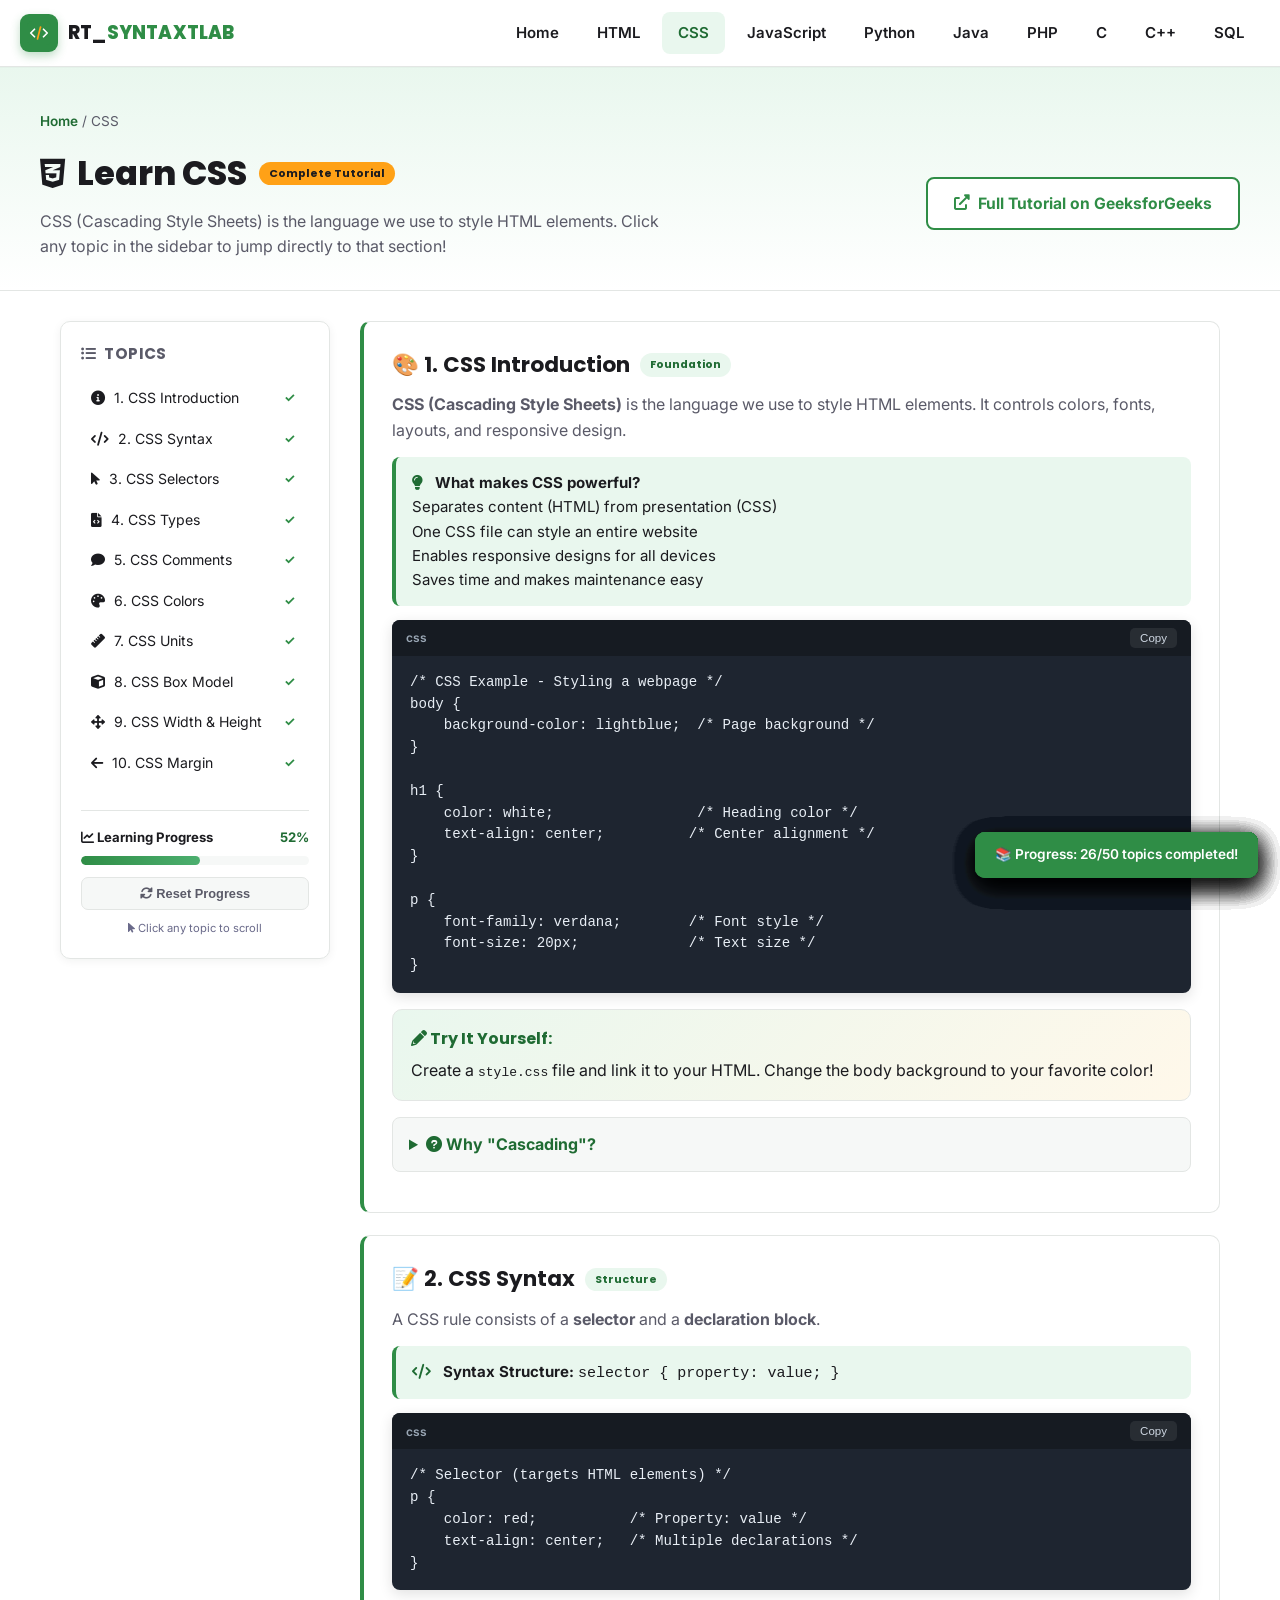
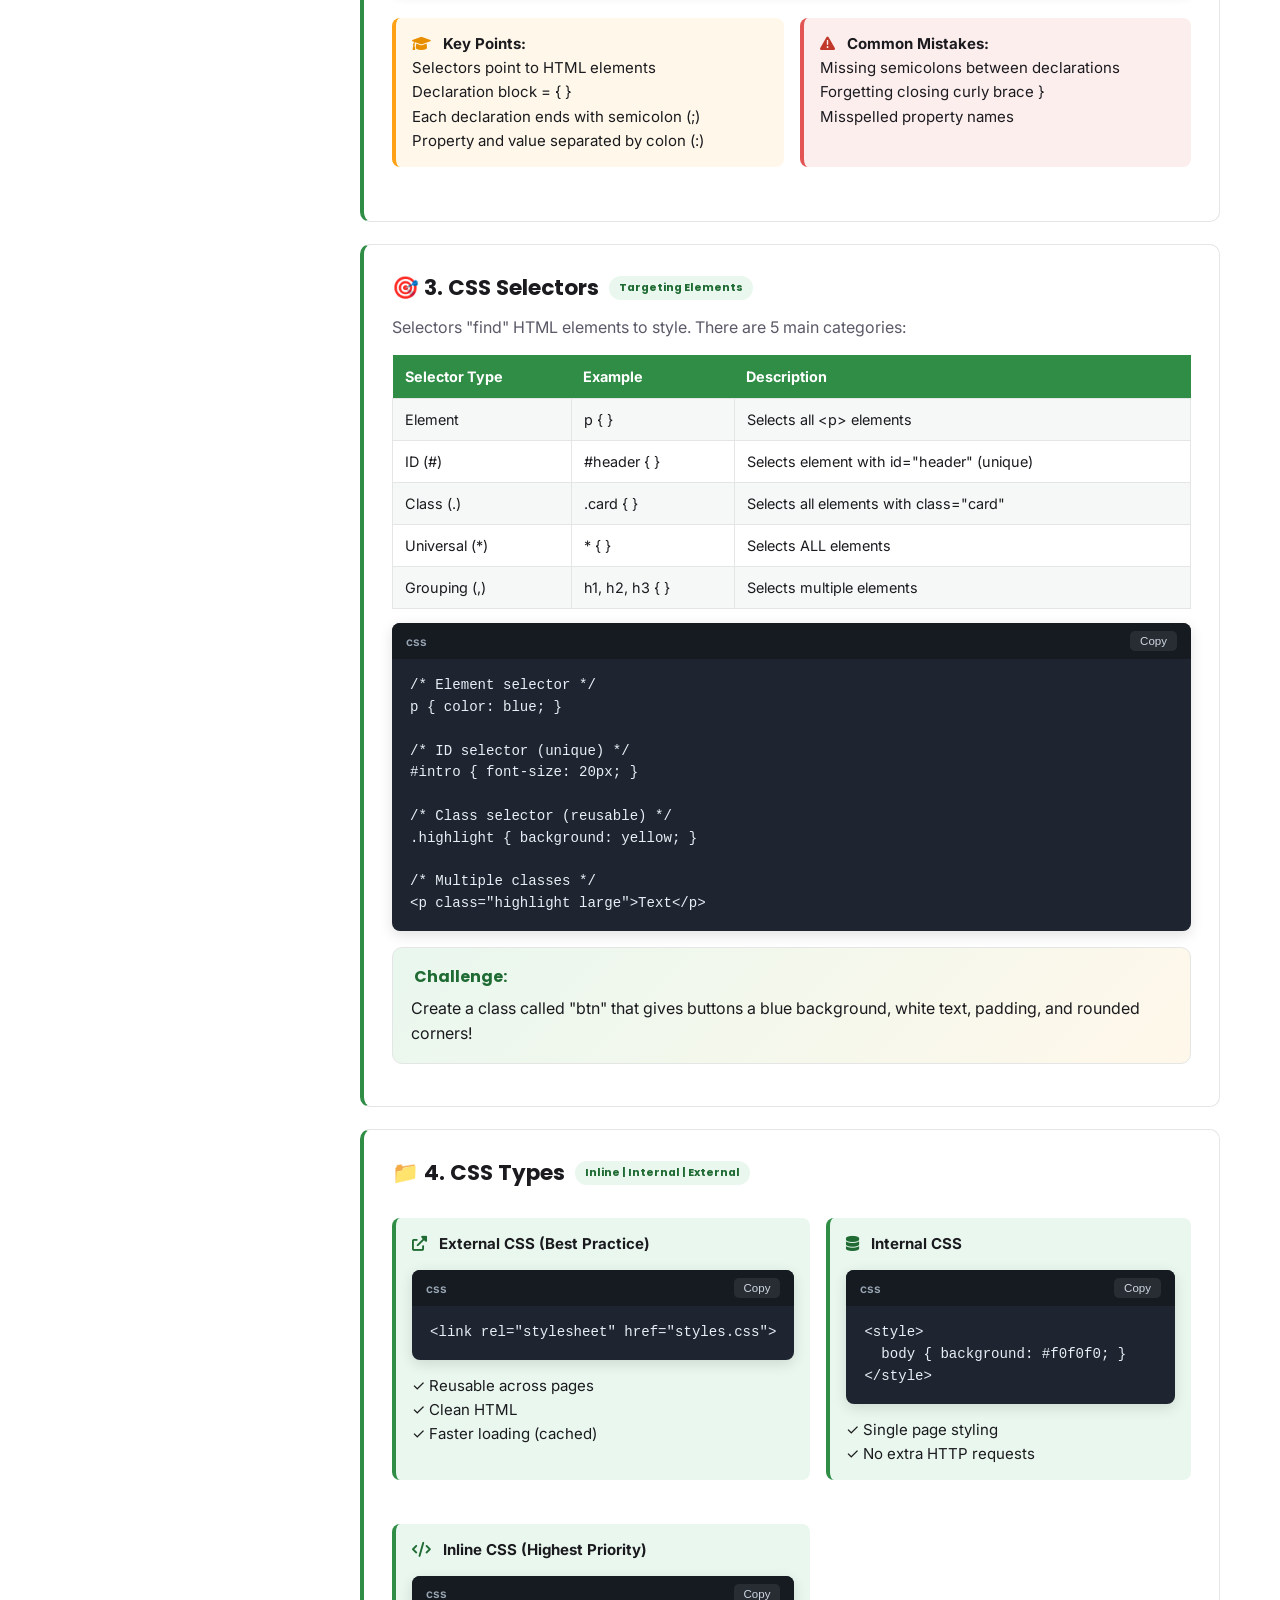
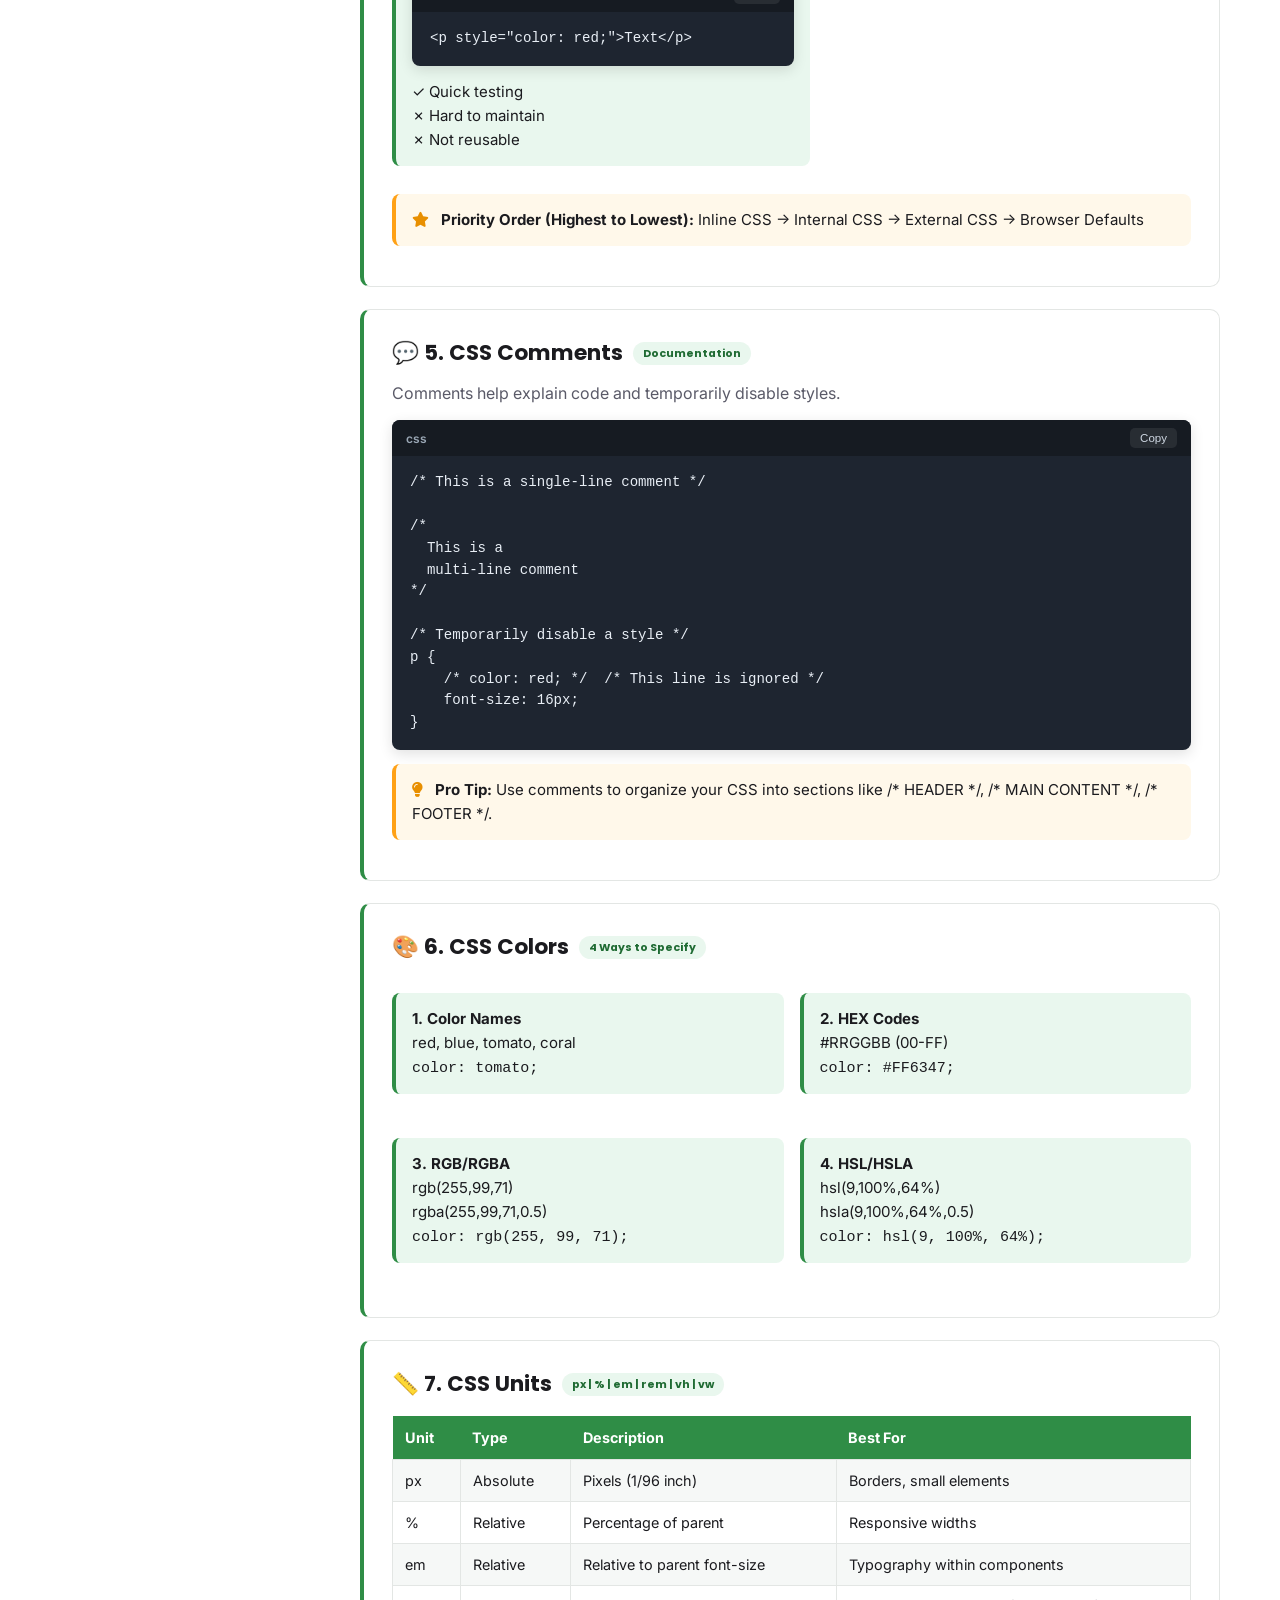
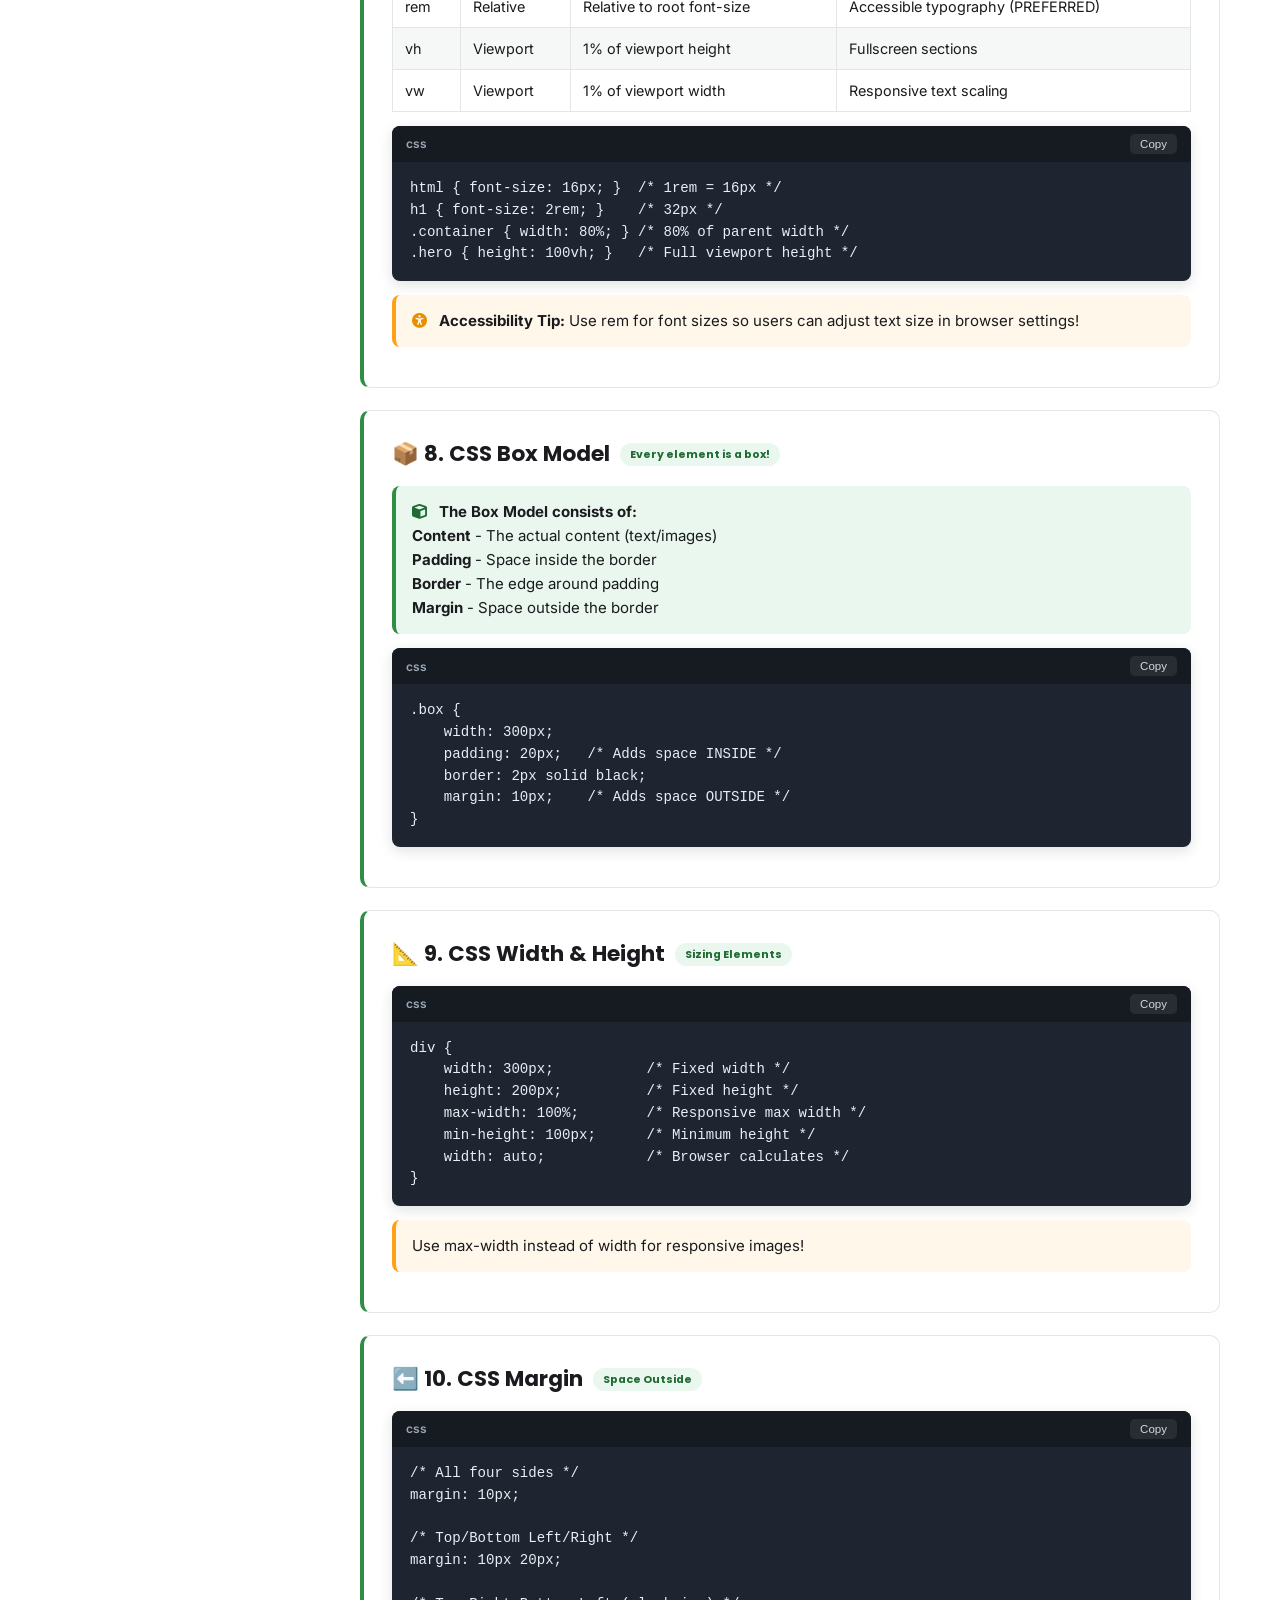
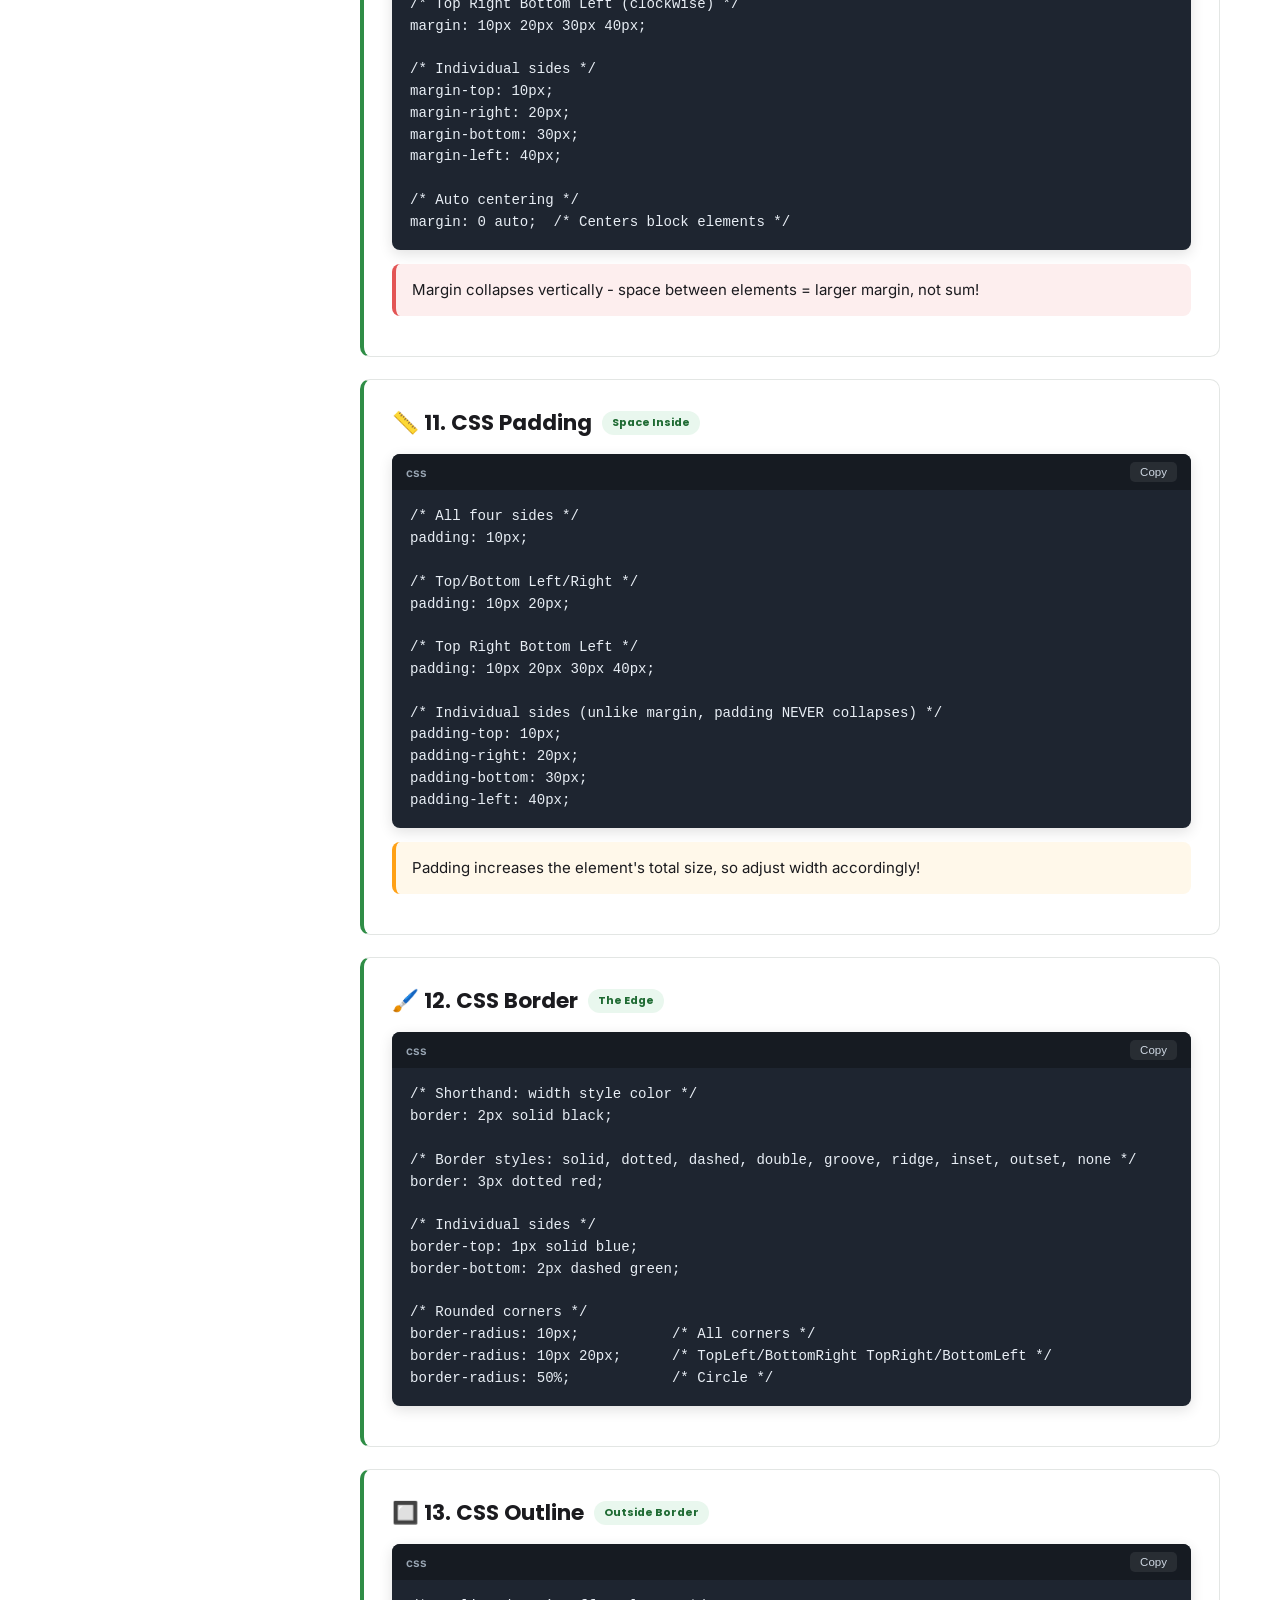
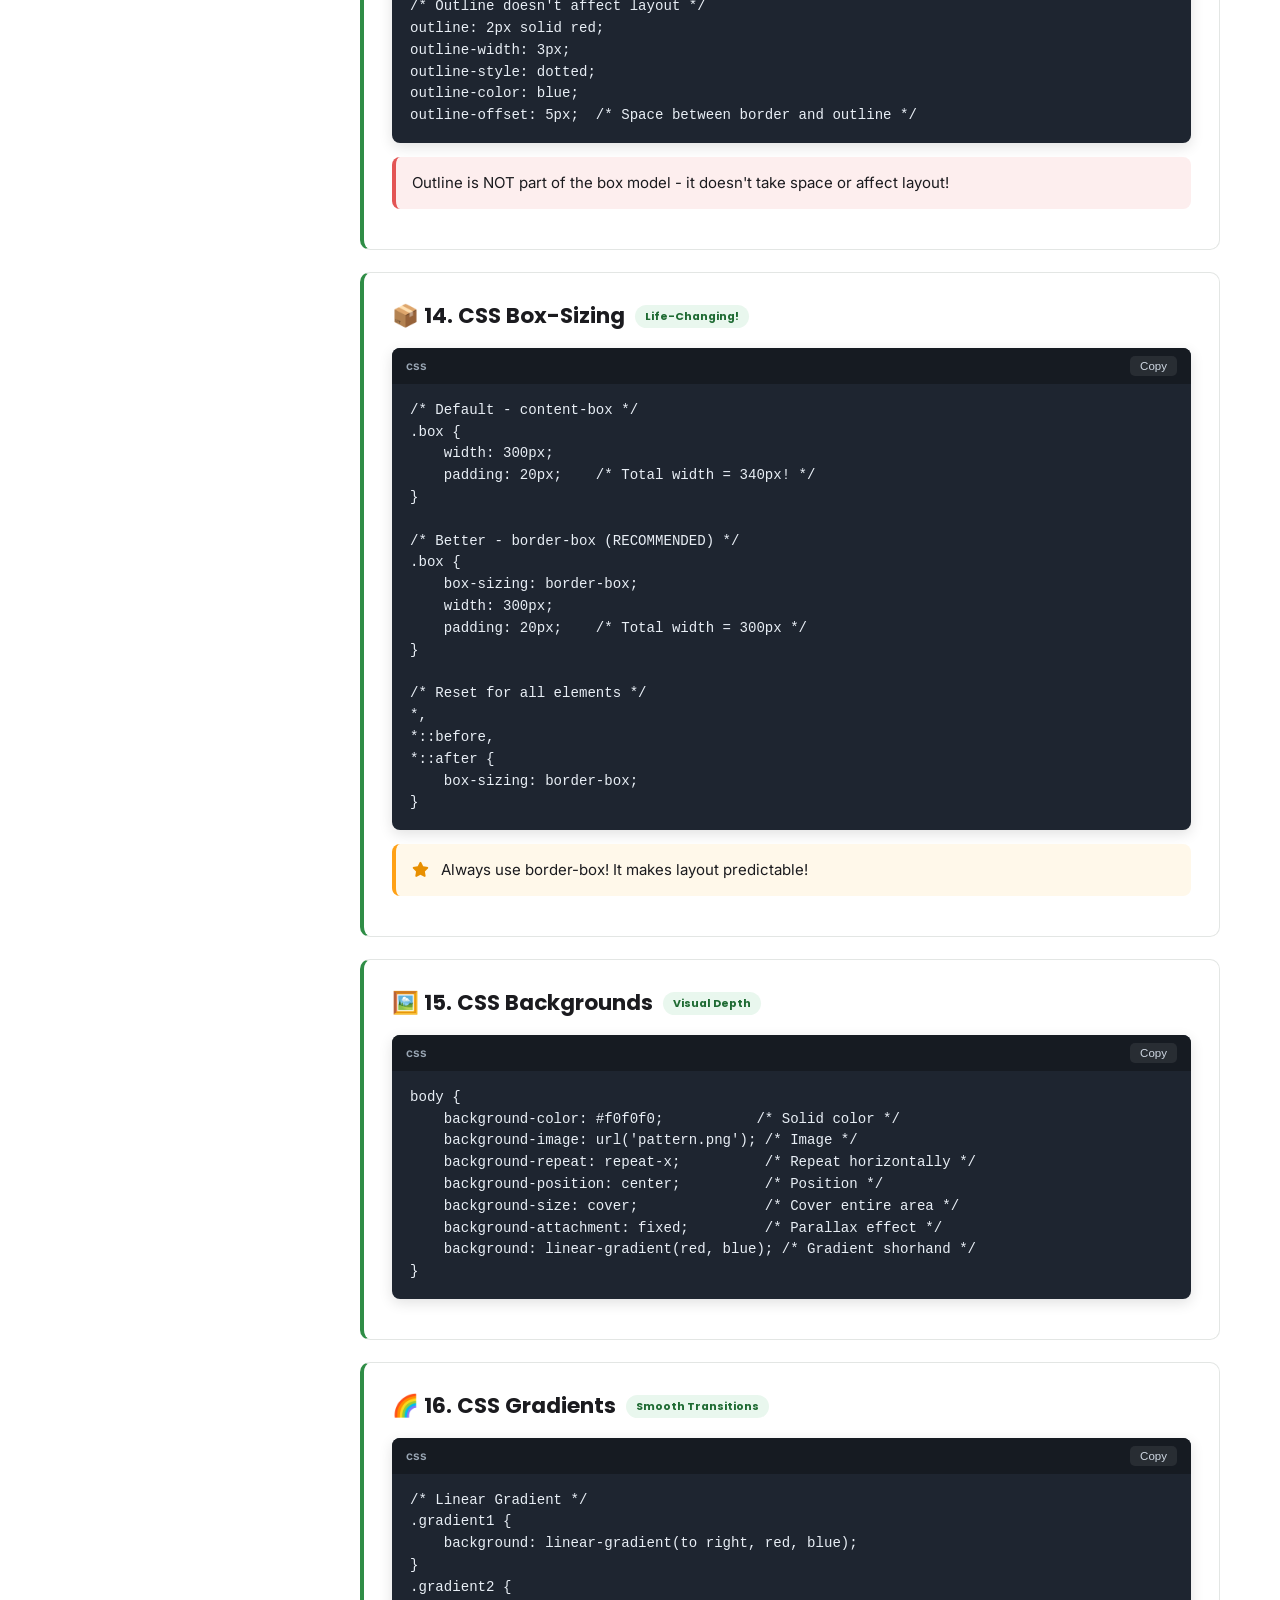
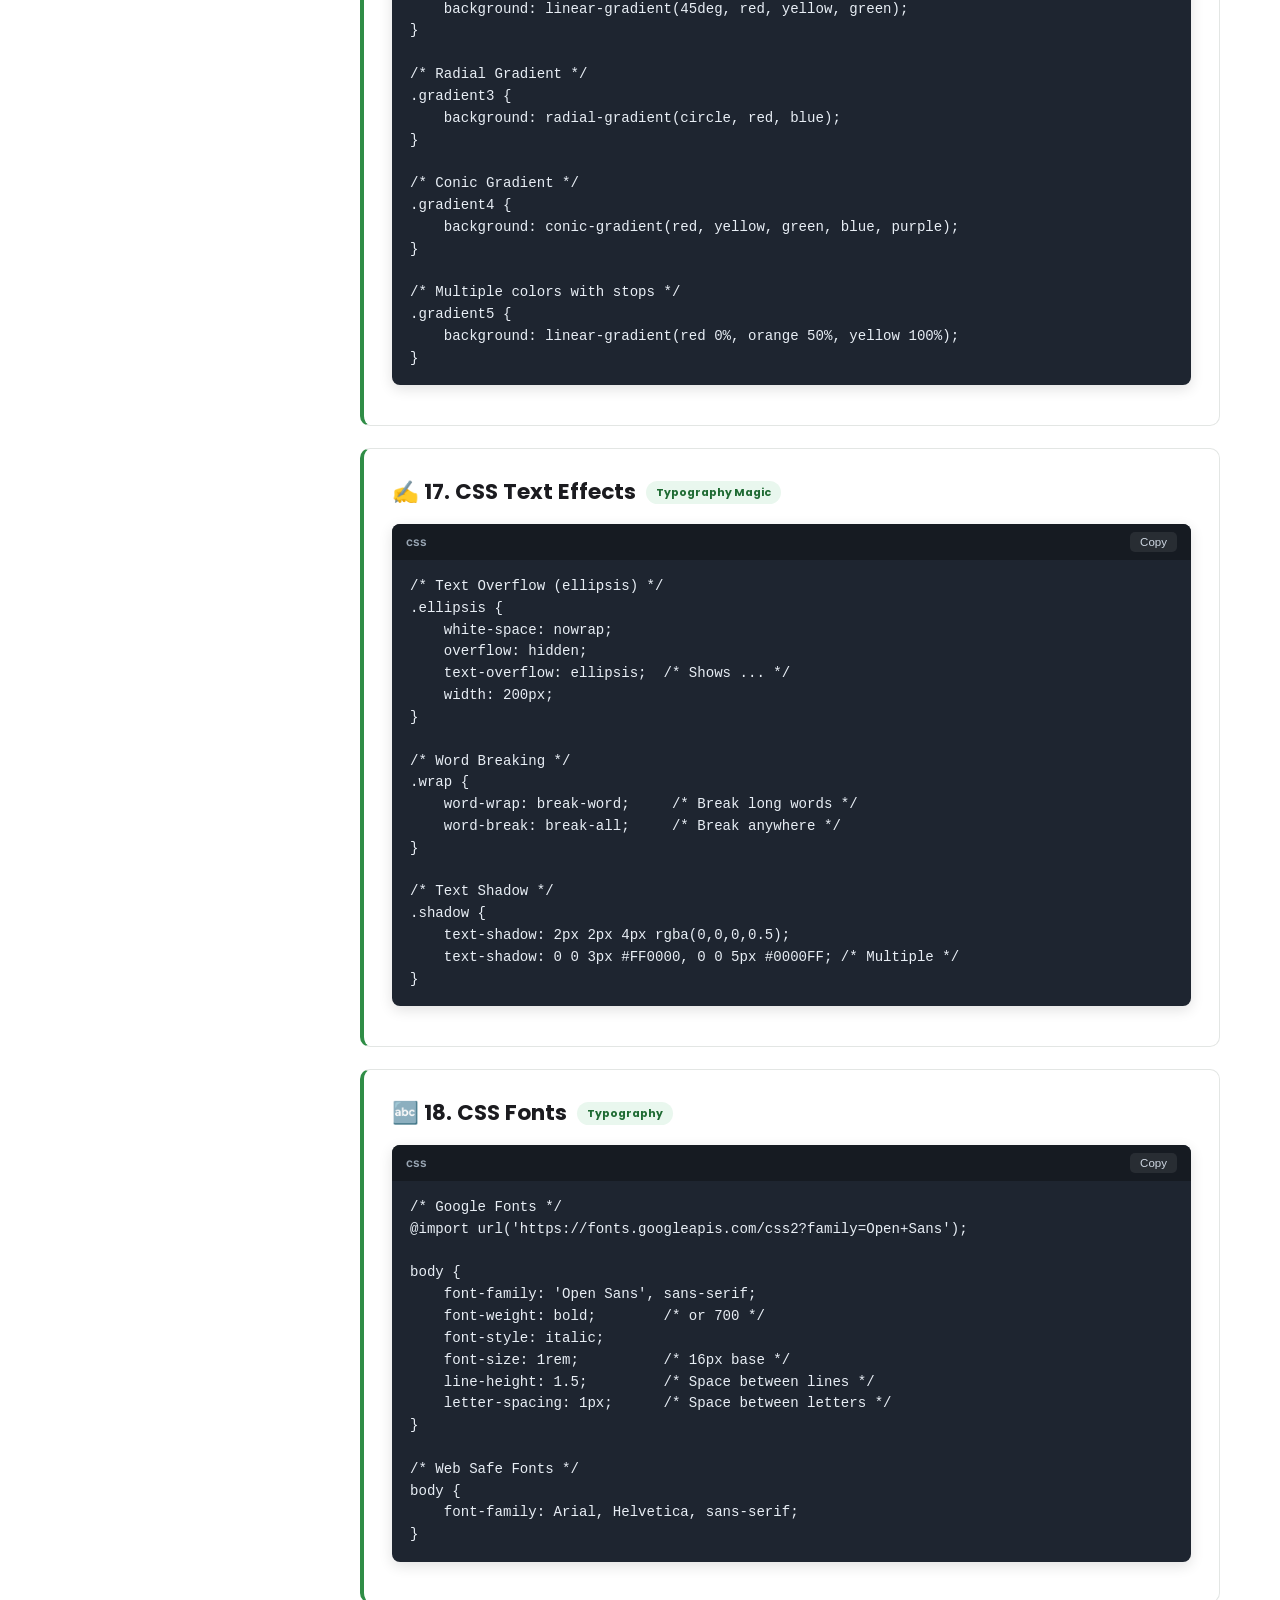
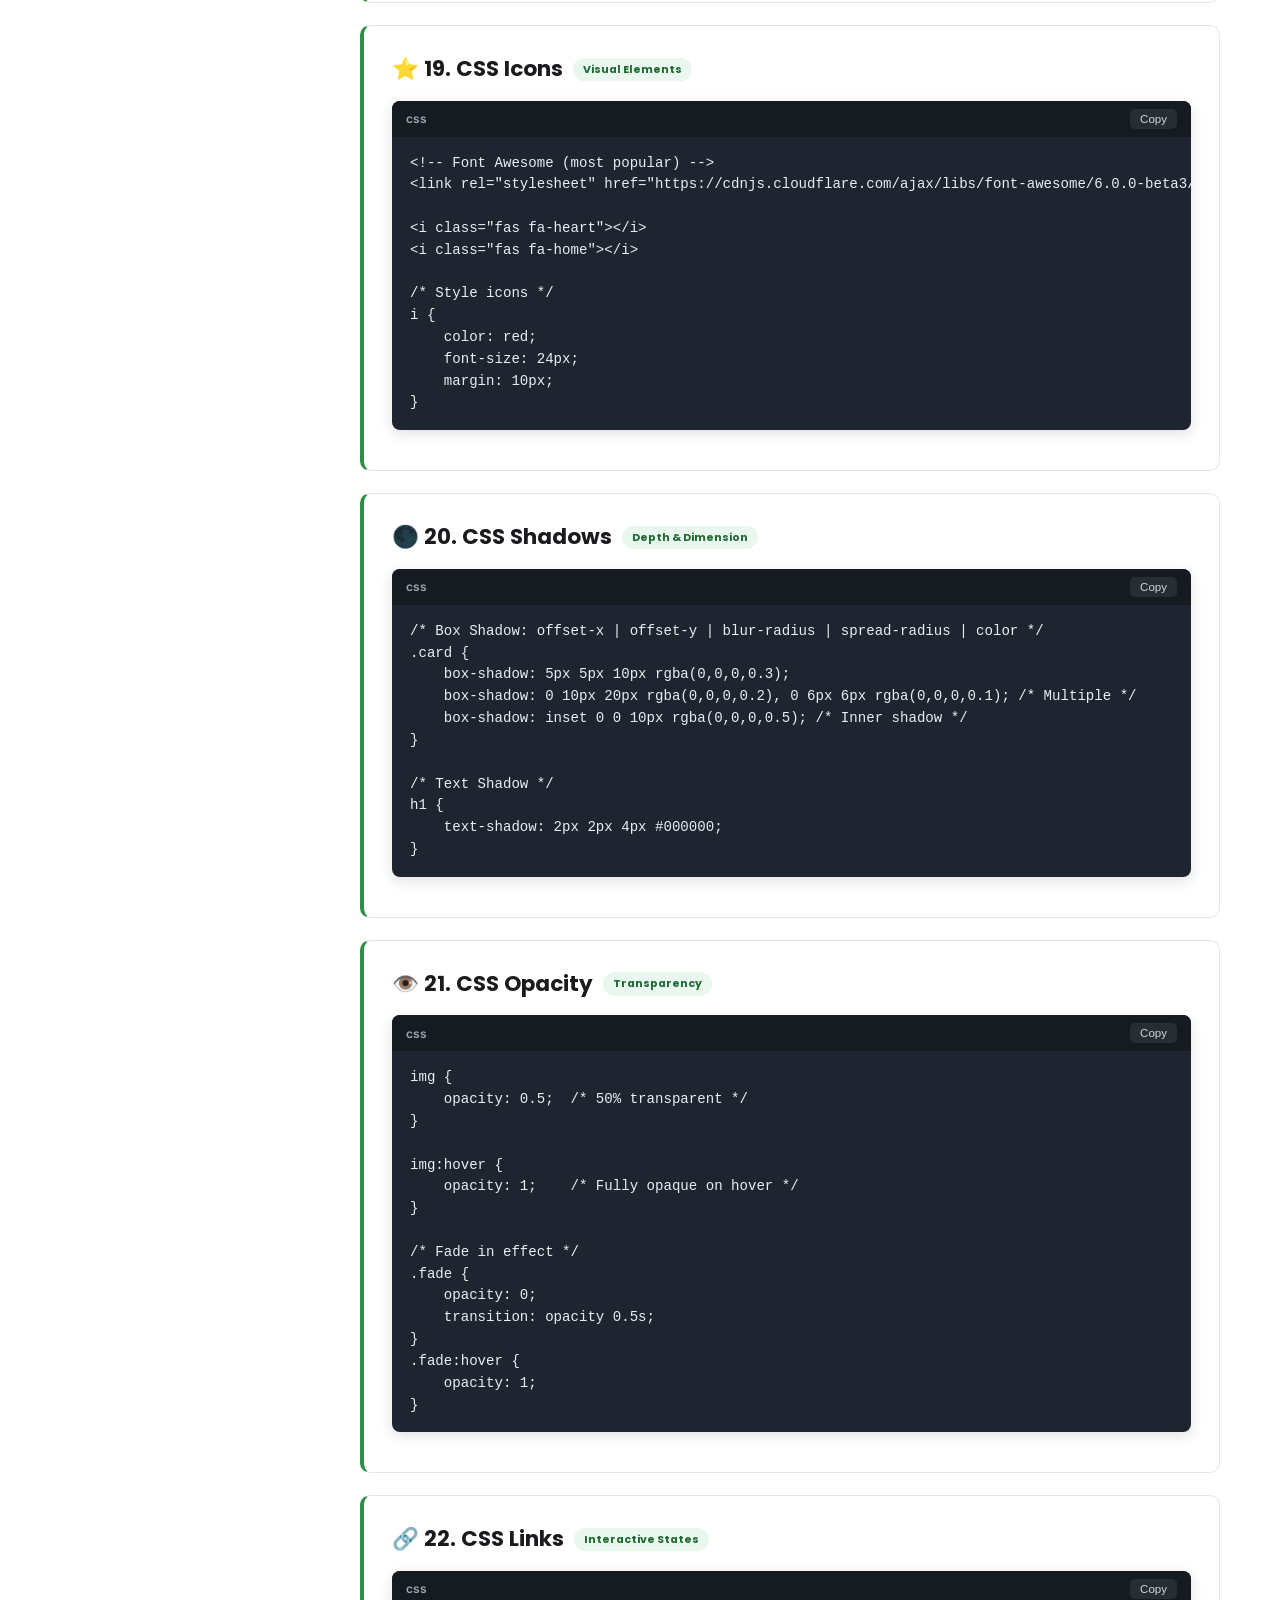
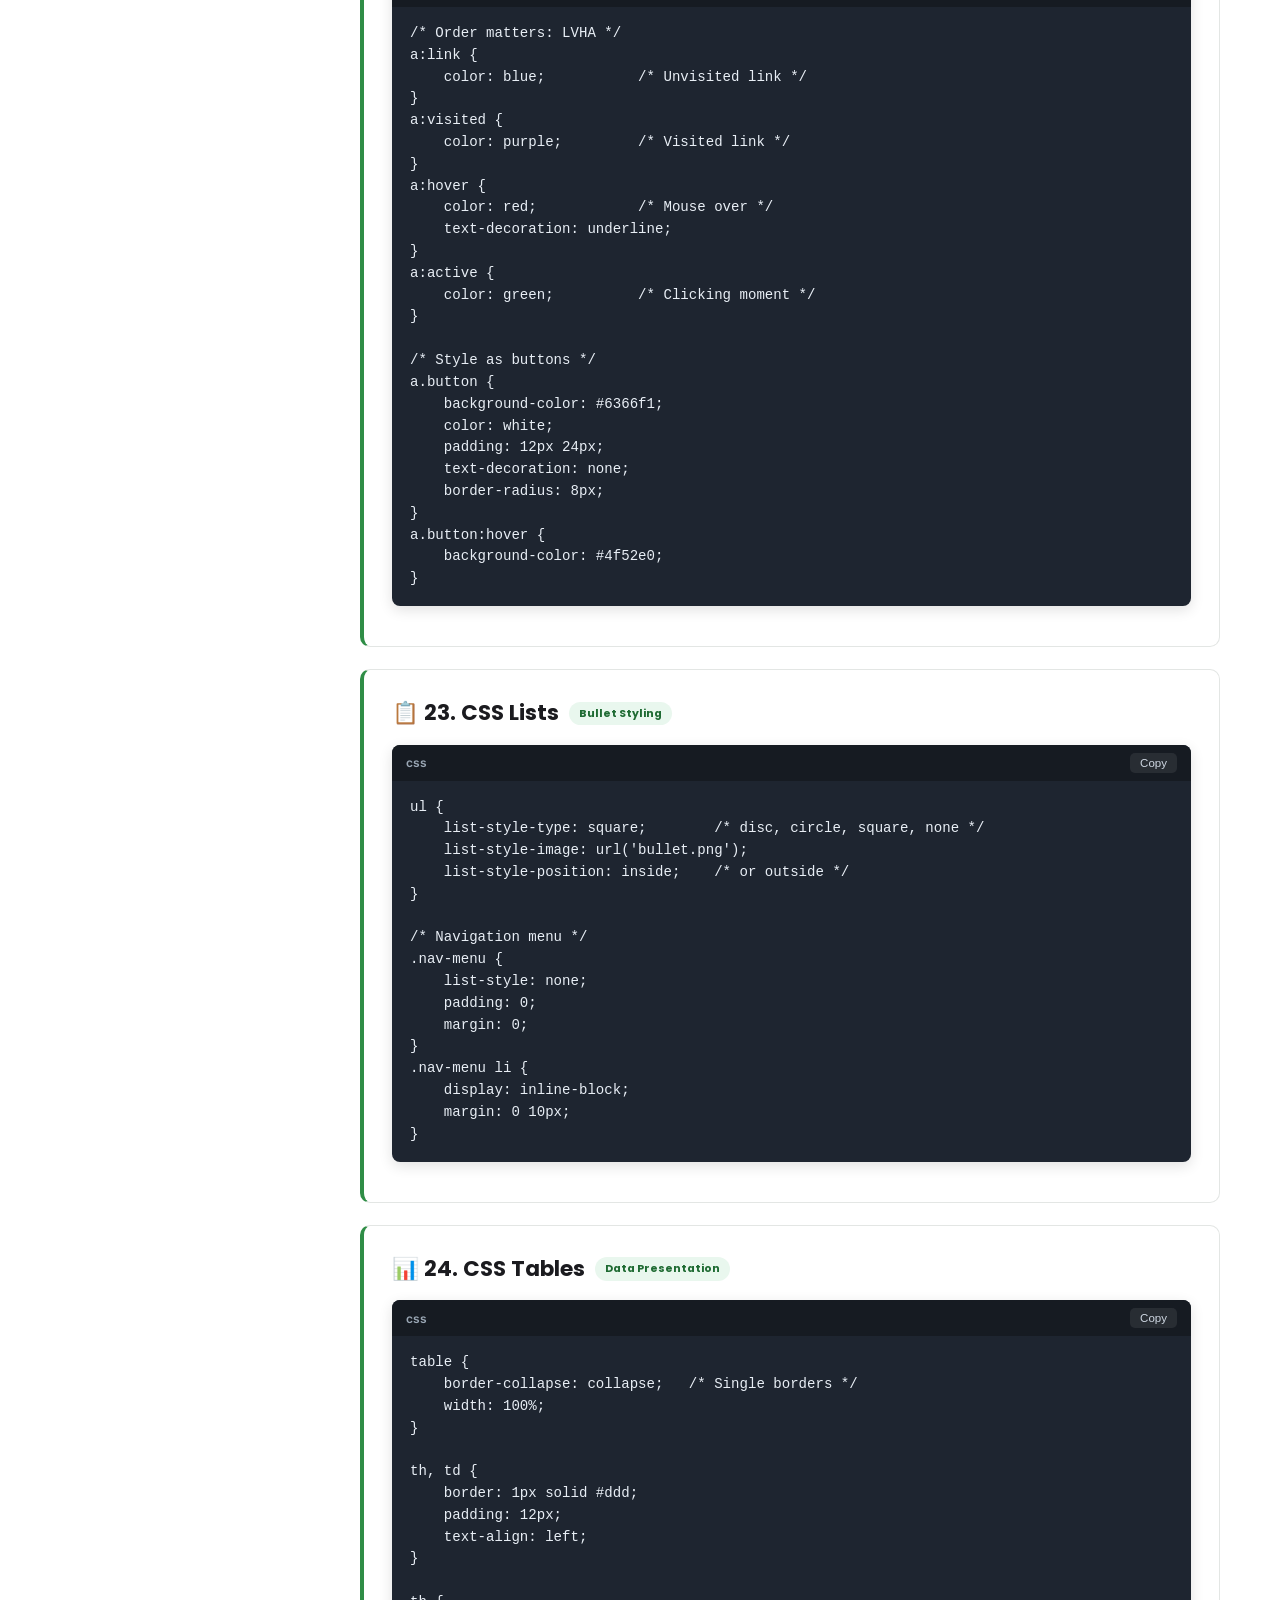
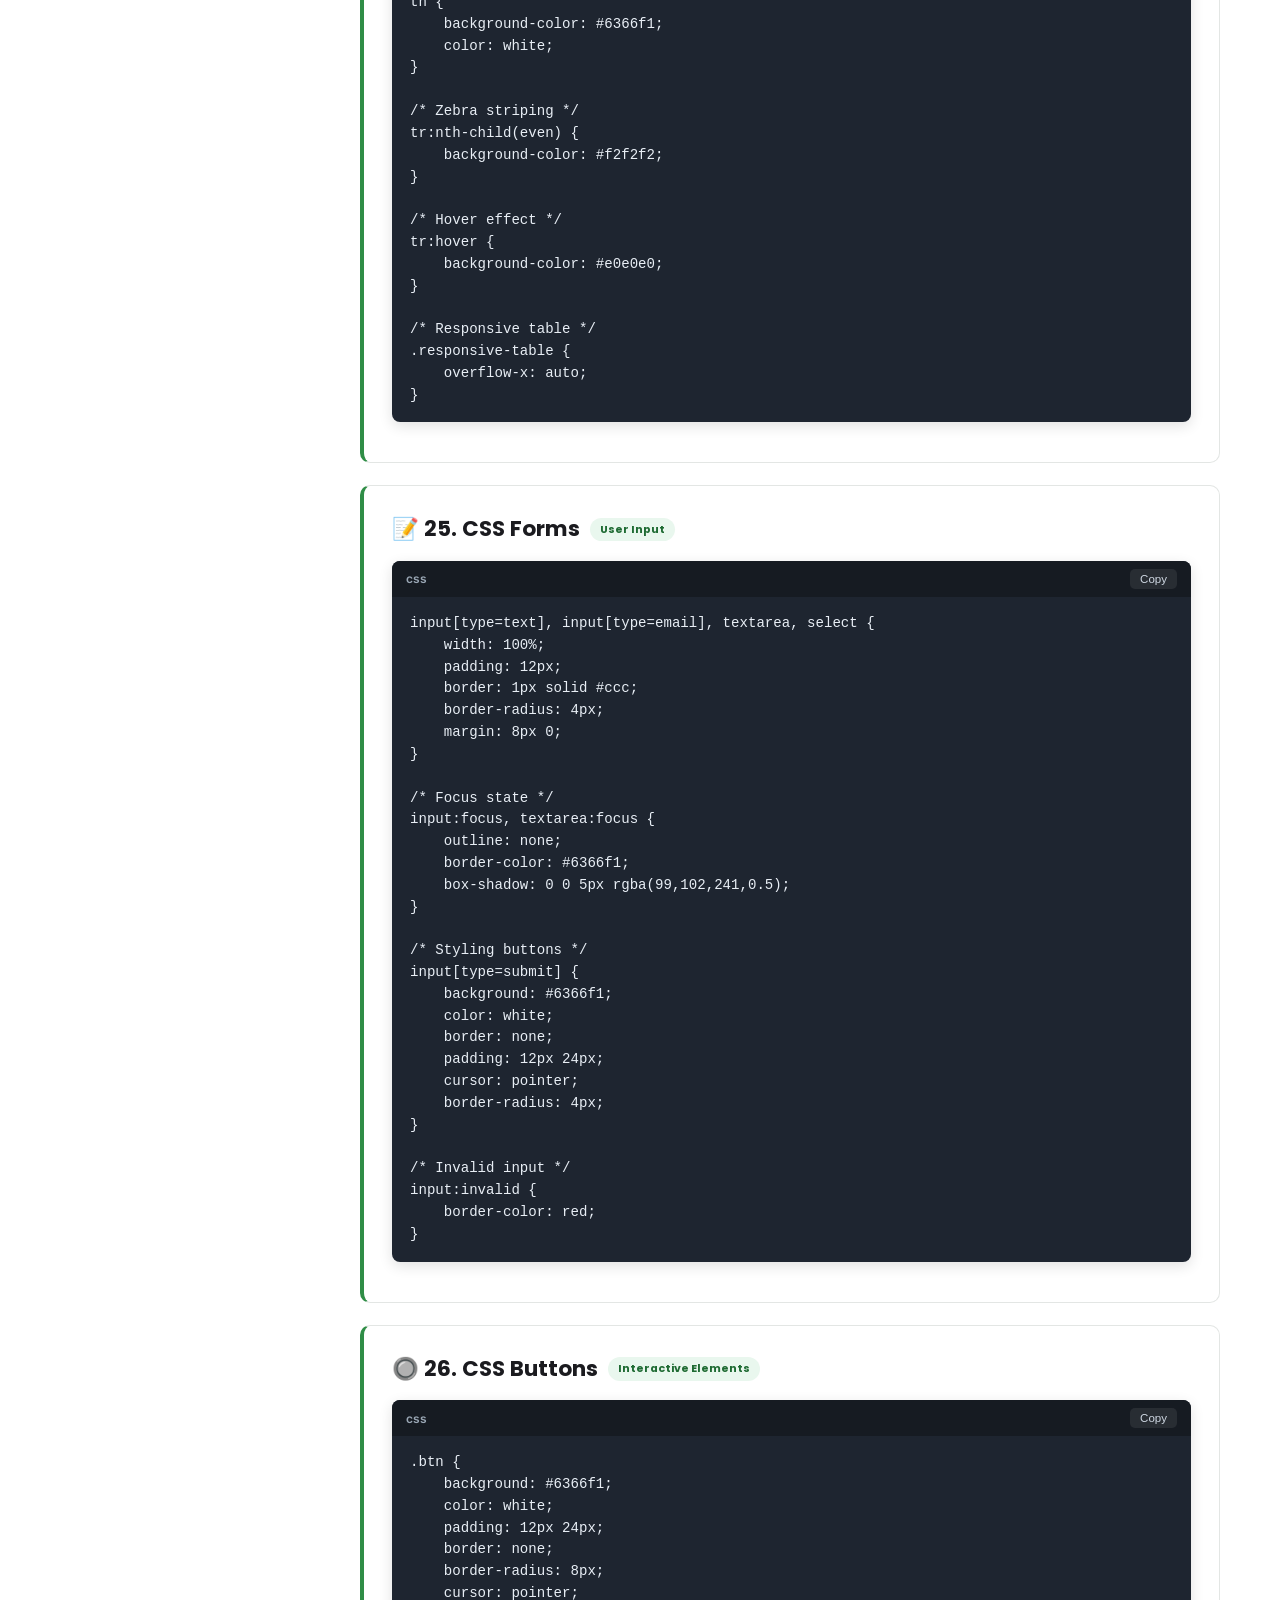
<file: css.html>
<!DOCTYPE html>
<html lang="en">

<head>
  <meta charset="UTF-8">
  <meta name="viewport" content="width=device-width, initial-scale=1.0">
  <title>RT_SYNTAXTLAB | Learn CSS</title>
  <link rel="icon" type="image/svg+xml" href="logo.svg">
    <link rel="stylesheet" href="style.css">
  <link rel="stylesheet" href="https://cdnjs.cloudflare.com/ajax/libs/font-awesome/6.0.0-beta3/css/all.min.css">
</head>

<body>

  <nav class="navbar">
    <div class="nav-container">
        <div class="logo-area" onclick="location.href='index.html'">
            <div class="logo-icon"><img src="logo.svg" alt="RT_SYNTAXTLAB logo"></div>
            <span class="logo-text">RT_<span>SYNTAXTLAB</span></span>
        </div>
        <div class="nav-links">
            <a href="index.html" class="nav-link">Home</a>
            <a href="html.html" class="nav-link">HTML</a>
            <a href="css.html" class="nav-link active">CSS</a>
            <a href="javascript.html" class="nav-link">JavaScript</a>
            <a href="python.html" class="nav-link">Python</a>
            <a href="java.html" class="nav-link">Java</a>
            <a href="php.html" class="nav-link">PHP</a>
            <a href="c.html" class="nav-link">C</a>
            <a href="cpp.html" class="nav-link">C++</a>
            <a href="sql.html" class="nav-link">SQL</a>
        </div>
        <button class="nav-toggle" aria-label="Toggle menu"><span></span><span></span><span></span></button>
    </div>
</nav>

  <div class="language-container">
    <div class="language-header">
        <div class="breadcrumb"><a href="index.html">Home</a> / CSS</div>
        <div class="language-header-inner">
            <div>
                <h1><i class="fab fa-css3-alt"></i> Learn CSS <span class="badge">Complete Tutorial</span></h1>
                <p class="intro">CSS (Cascading Style Sheets) is the language we use to style HTML elements. Click any topic in
        the sidebar to jump directly to that section!</p>
            </div>
            <a class="btn btn-outline gfg-source-btn" href="https://www.geeksforgeeks.org/css/css-tutorial/" target="_blank" rel="noopener">
                <i class="fas fa-external-link-alt"></i> Full Tutorial on GeeksforGeeks
            </a>
        </div>
    </div>

    <div class="content-grid">
      <aside class="topics-sidebar">
        <h3><i class="fas fa-list-ul"></i> Topics</h3>
        <ul class="topic-list" id="topicList">
          <!-- 🔰 Basics (Foundation) -->
          <li data-target="section1"><i class="fas fa-info-circle"></i> 1. CSS Introduction</li>
          <li data-target="section2"><i class="fas fa-code"></i> 2. CSS Syntax</li>
          <li data-target="section3"><i class="fas fa-mouse-pointer"></i> 3. CSS Selectors</li>
          <li data-target="section4"><i class="fas fa-file-code"></i> 4. CSS Types</li>
          <li data-target="section5"><i class="fas fa-comment"></i> 5. CSS Comments</li>
          <li data-target="section6"><i class="fas fa-palette"></i> 6. CSS Colors</li>
          <li data-target="section7"><i class="fas fa-ruler"></i> 7. CSS Units</li>
          <!-- 📦 Box Model & Layout -->
          <li data-target="section8"><i class="fas fa-cube"></i> 8. CSS Box Model</li>
          <li data-target="section9"><i class="fas fa-arrows-alt"></i> 9. CSS Width & Height</li>
          <li data-target="section10"><i class="fas fa-arrow-left"></i> 10. CSS Margin</li>
          <li data-target="section11"><i class="fas fa-expand-alt"></i> 11. CSS Padding</li>
          <li data-target="section12"><i class="fas fa-border-all"></i> 12. CSS Border</li>
          <li data-target="section13"><i class="fas fa-square"></i> 13. CSS Outline</li>
          <li data-target="section14"><i class="fas fa-box"></i> 14. CSS Box-Sizing</li>
          <!-- 🎨 Styling & Design -->
          <li data-target="section15"><i class="fas fa-image"></i> 15. CSS Backgrounds</li>
          <li data-target="section16"><i class="fas fa-chart-line"></i> 16. CSS Gradients</li>
          <li data-target="section17"><i class="fas fa-text-height"></i> 17. CSS Text Effects</li>
          <li data-target="section18"><i class="fas fa-font"></i> 18. CSS Fonts</li>
          <li data-target="section19"><i class="fas fa-icons"></i> 19. CSS Icons</li>
          <li data-target="section20"><i class="fas fa-moon"></i> 20. CSS Shadows</li>
          <li data-target="section21"><i class="fas fa-eye"></i> 21. CSS Opacity</li>
          <!-- 🔗 Elements Styling -->
          <li data-target="section22"><i class="fas fa-link"></i> 22. CSS Links</li>
          <li data-target="section23"><i class="fas fa-list"></i> 23. CSS Lists</li>
          <li data-target="section24"><i class="fas fa-table"></i> 24. CSS Tables</li>
          <li data-target="section25"><i class="fas fa-window-maximize"></i> 25. CSS Forms</li>
          <li data-target="section26"><i class="fas fa-cube"></i> 26. CSS Buttons</li>
          <li data-target="section27"><i class="fas fa-image"></i> 27. CSS Images Styling</li>
          <!-- 📐 Layout Control -->
          <li data-target="section28"><i class="fas fa-eye"></i> 28. CSS Display</li>
          <li data-target="section29"><i class="fas fa-arrows-alt"></i> 29. CSS Position</li>
          <li data-target="section30"><i class="fas fa-layer-group"></i> 30. CSS Z-index</li>
          <li data-target="section31"><i class="fas fa-water"></i> 31. CSS Overflow</li>
          <li data-target="section32"><i class="fas fa-ship"></i> 32. CSS Float</li>
          <li data-target="section33"><i class="fas fa-align-center"></i> 33. CSS Inline-block</li>
          <!-- ⚡ Advanced Selectors -->
          <li data-target="section34"><i class="fas fa-code-branch"></i> 34. CSS Combinators</li>
          <li data-target="section35"><i class="fas fa-tag"></i> 35. CSS Attribute Selectors</li>
          <li data-target="section36"><i class="fas fa-clock"></i> 36. CSS Pseudo-classes</li>
          <li data-target="section37"><i class="fas fa-magic"></i> 37. CSS Pseudo-elements</li>
          <!-- ✨ Effects & Animations -->
          <li data-target="section38"><i class="fas fa-exchange-alt"></i> 38. CSS Transitions</li>
          <li data-target="section39"><i class="fas fa-play-circle"></i> 39. CSS Animations</li>
          <li data-target="section40"><i class="fas fa-arrows-alt"></i> 40. CSS 2D Transforms</li>
          <li data-target="section41"><i class="fas fa-cube"></i> 41. CSS 3D Transforms</li>
          <!-- 📱 Modern Layout Systems -->
          <li data-target="section42"><i class="fas fa-arrows-alt-h"></i> 42. CSS Flexbox</li>
          <li data-target="section43"><i class="fas fa-th"></i> 43. CSS Grid</li>
          <!-- 📲 Responsive Design -->
          <li data-target="section44"><i class="fas fa-mobile-alt"></i> 44. Media Queries</li>
          <li data-target="section45"><i class="fas fa-tablet-alt"></i> 45. Responsive Grid</li>
          <li data-target="section46"><i class="fas fa-image"></i> 46. Responsive Images</li>
          <!-- 🧠 Advanced Concepts -->
          <li data-target="section47"><i class="fas fa-database"></i> 47. CSS Variables</li>
          <li data-target="section48"><i class="fas fa-chart-simple"></i> 48. CSS Specificity</li>
          <li data-target="section49"><i class="fas fa-exclamation-triangle"></i> 49. CSS !important</li>
          <li data-target="section50"><i class="fas fa-universal-access"></i> 50. CSS Accessibility</li>
        </ul>
        <div class="progress-wrapper">
          <div class="progress-label">
            <span><i class="fas fa-chart-line"></i> Learning Progress</span>
            <span class="progress-percent">0%</span>
          </div>
          <div class="progress-bar">
            <div class="progress-fill"></div>
          </div>
          <div class="reset-progress">
            <button class="reset-btn" id="hardResetBtn"><i class="fas fa-sync-alt"></i> Reset Progress</button>
          </div>
        </div>
        <p style="font-size: 0.7rem; text-align: center; margin-top: 10px; color: #6a6a8a;">
          <i class="fas fa-mouse-pointer"></i> Click any topic to scroll
        </p>
      </aside>


      <main class="main-content">
        <!-- ===== SECTION 1: CSS INTRODUCTION ===== -->
        <div class="topic-section" id="section1">
          <h2>🎨 1. CSS Introduction <span class="section-badge">Foundation</span></h2>
          <p><strong>CSS (Cascading Style Sheets)</strong> is the language we use to style HTML elements. It controls
            colors, fonts, layouts, and responsive design.</p>

          <div class="info-box">
            <i class="fas fa-lightbulb"></i> <strong>What makes CSS powerful?</strong>
            <ul>
              <li>Separates content (HTML) from presentation (CSS)</li>
              <li>One CSS file can style an entire website</li>
              <li>Enables responsive designs for all devices</li>
              <li>Saves time and makes maintenance easy</li>
            </ul>
          </div>

          <div class="code-block" data-lang="css">
            <pre>/* CSS Example - Styling a webpage */
body {
    background-color: lightblue;  /* Page background */
}

h1 {
    color: white;                 /* Heading color */
    text-align: center;          /* Center alignment */
}

p {
    font-family: verdana;        /* Font style */
    font-size: 20px;             /* Text size */
}</pre>
          </div>

          <div class="practice-card">
            <h4><i class="fas fa-pencil-alt"></i> Try It Yourself:</h4>
            <p>Create a <code>style.css</code> file and link it to your HTML. Change the body background to your
              favorite color!</p>
          </div>

          <details>
            <summary><i class="fas fa-question-circle"></i> Why "Cascading"?</summary>
            <p>"Cascading" refers to the order of priority when multiple CSS rules apply to the same element. Styles
              cascade from top to bottom, with later rules overriding earlier ones unless specificity rules apply.</p>
          </details>
        </div>

        <!-- ===== SECTION 2: CSS SYNTAX ===== -->
        <div class="topic-section" id="section2">
          <h2>📝 2. CSS Syntax <span class="section-badge">Structure</span></h2>
          <p>A CSS rule consists of a <strong>selector</strong> and a <strong>declaration block</strong>.</p>

          <div class="info-box">
            <i class="fas fa-code"></i> <strong>Syntax Structure:</strong>
            <code>selector { property: value; }</code>
          </div>

          <div class="code-block" data-lang="css">
            <pre>/* Selector (targets HTML elements) */
p {
    color: red;           /* Property: value */
    text-align: center;   /* Multiple declarations */
}</pre>
          </div>

          <div class="grid-2col">
            <div class="tip-box">
              <i class="fas fa-graduation-cap"></i> <strong>Key Points:</strong>
              <ul>
                <li>Selectors point to HTML elements</li>
                <li>Declaration block = { }</li>
                <li>Each declaration ends with semicolon (;)</li>
                <li>Property and value separated by colon (:)</li>
              </ul>
            </div>
            <div class="warning-box">
              <i class="fas fa-exclamation-triangle"></i> <strong>Common Mistakes:</strong>
              <ul>
                <li>Missing semicolons between declarations</li>
                <li>Forgetting closing curly brace }</li>
                <li>Misspelled property names</li>
              </ul>
            </div>
          </div>
        </div>

        <!-- ===== SECTION 3: CSS SELECTORS ===== -->
        <div class="topic-section" id="section3">
          <h2>🎯 3. CSS Selectors <span class="section-badge">Targeting Elements</span></h2>
          <p>Selectors "find" HTML elements to style. There are 5 main categories:</p>

          <table class="comparison-table">
            <tr>
              <th>Selector Type</th>
              <th>Example</th>
              <th>Description</th>
            </tr>
            <tr>
              <td>Element</td>
              <td>p { }</td>
              <td>Selects all &lt;p&gt; elements</td>
            </tr>
            <tr>
              <td>ID (#)</td>
              <td>#header { }</td>
              <td>Selects element with id="header" (unique)</td>
            </tr>
            <tr>
              <td>Class (.)</td>
              <td>.card { }</td>
              <td>Selects all elements with class="card"</td>
            </tr>
            <tr>
              <td>Universal (*)</td>
              <td>* { }</td>
              <td>Selects ALL elements</td>
            </tr>
            <tr>
              <td>Grouping (,)</td>
              <td>h1, h2, h3 { }</td>
              <td>Selects multiple elements</td>
            </tr>
          </table>

          <div class="code-block" data-lang="css">
            <pre>/* Element selector */
p { color: blue; }

/* ID selector (unique) */
#intro { font-size: 20px; }

/* Class selector (reusable) */
.highlight { background: yellow; }

/* Multiple classes */
&lt;p class="highlight large"&gt;Text&lt;/p&gt;</pre>
          </div>

          <div class="practice-card">
            <h4><i class="fas fa-challenge"></i> Challenge:</h4>
            <p>Create a class called "btn" that gives buttons a blue background, white text, padding, and rounded
              corners!</p>
          </div>
        </div>

        <!-- ===== SECTION 4: CSS TYPES ===== -->
        <div class="topic-section" id="section4">
          <h2>📁 4. CSS Types <span class="section-badge">Inline | Internal | External</span></h2>

          <div class="grid-2col">
            <div class="info-box">
              <i class="fas fa-external-link-alt"></i> <strong>External CSS (Best Practice)</strong>
              <div class="code-block" data-lang="css">
                <pre>&lt;link rel="stylesheet" href="styles.css"&gt;</pre>
              </div>
              <p>✓ Reusable across pages<br>✓ Clean HTML<br>✓ Faster loading (cached)</p>
            </div>
            <div class="info-box">
              <i class="fas fa-database"></i> <strong>Internal CSS</strong>
              <div class="code-block" data-lang="css">
                <pre>&lt;style&gt;
  body { background: #f0f0f0; }
&lt;/style&gt;</pre>
              </div>
              <p>✓ Single page styling<br>✓ No extra HTTP requests</p>
            </div>
            <div class="info-box">
              <i class="fas fa-code"></i> <strong>Inline CSS (Highest Priority)</strong>
              <div class="code-block" data-lang="css">
                <pre>&lt;p style="color: red;"&gt;Text&lt;/p&gt;</pre>
              </div>
              <p>✓ Quick testing<br>✗ Hard to maintain<br>✗ Not reusable</p>
            </div>
          </div>

          <div class="tip-box">
            <i class="fas fa-star"></i> <strong>Priority Order (Highest to Lowest):</strong> Inline CSS → Internal CSS →
            External CSS → Browser Defaults
          </div>
        </div>

        <!-- ===== SECTION 5: CSS COMMENTS ===== -->
        <div class="topic-section" id="section5">
          <h2>💬 5. CSS Comments <span class="section-badge">Documentation</span></h2>
          <p>Comments help explain code and temporarily disable styles.</p>
          <div class="code-block" data-lang="css">
            <pre>/* This is a single-line comment */

/*
  This is a
  multi-line comment
*/

/* Temporarily disable a style */
p {
    /* color: red; */  /* This line is ignored */
    font-size: 16px;
}</pre>
          </div>
          <div class="tip-box"><i class="fas fa-lightbulb"></i> <strong>Pro Tip:</strong> Use comments to organize your
            CSS into sections like /* HEADER */, /* MAIN CONTENT */, /* FOOTER */.</div>
        </div>

        <!-- ===== SECTION 6: CSS COLORS ===== -->
        <div class="topic-section" id="section6">
          <h2>🎨 6. CSS Colors <span class="section-badge">4 Ways to Specify</span></h2>
          <div class="grid-2col">
            <div class="info-box"><strong>1. Color Names</strong><br>red, blue, tomato,
              coral<br><code>color: tomato;</code></div>
            <div class="info-box"><strong>2. HEX Codes</strong><br>#RRGGBB (00-FF)<br><code>color: #FF6347;</code></div>
            <div class="info-box"><strong>3.
                RGB/RGBA</strong><br>rgb(255,99,71)<br>rgba(255,99,71,0.5)<br><code>color: rgb(255, 99, 71);</code>
            </div>
            <div class="info-box"><strong>4.
                HSL/HSLA</strong><br>hsl(9,100%,64%)<br>hsla(9,100%,64%,0.5)<br><code>color: hsl(9, 100%, 64%);</code>
            </div>
          </div>
        </div>

        <!-- ===== SECTION 7: CSS UNITS ===== -->
        <div class="topic-section" id="section7">
          <h2>📏 7. CSS Units <span class="section-badge">px | % | em | rem | vh | vw</span></h2>
          <table class="comparison-table">
            <tr>
              <th>Unit</th>
              <th>Type</th>
              <th>Description</th>
              <th>Best For</th>
            </tr>
            <tr>
              <td>px</td>
              <td>Absolute</td>
              <td>Pixels (1/96 inch)</td>
              <td>Borders, small elements</td>
            </tr>
            <tr>
              <td>%</td>
              <td>Relative</td>
              <td>Percentage of parent</td>
              <td>Responsive widths</td>
            </tr>
            <tr>
              <td>em</td>
              <td>Relative</td>
              <td>Relative to parent font-size</td>
              <td>Typography within components</td>
            </tr>
            <tr>
              <td>rem</td>
              <td>Relative</td>
              <td>Relative to root font-size</td>
              <td>Accessible typography (PREFERRED)</td>
            </tr>
            <tr>
              <td>vh</td>
              <td>Viewport</td>
              <td>1% of viewport height</td>
              <td>Fullscreen sections</td>
            </tr>
            <tr>
              <td>vw</td>
              <td>Viewport</td>
              <td>1% of viewport width</td>
              <td>Responsive text scaling</td>
            </tr>
          </table>
          <div class="code-block" data-lang="css">
            <pre>html { font-size: 16px; }  /* 1rem = 16px */
h1 { font-size: 2rem; }    /* 32px */
.container { width: 80%; } /* 80% of parent width */
.hero { height: 100vh; }   /* Full viewport height */</pre>
          </div>
          <div class="tip-box"><i class="fas fa-universal-access"></i> <strong>Accessibility Tip:</strong> Use rem for
            font sizes so users can adjust text size in browser settings!</div>
        </div>

        <!-- ===== SECTION 8: CSS BOX MODEL ===== -->
        <div class="topic-section" id="section8">
          <h2>📦 8. CSS Box Model <span class="section-badge">Every element is a box!</span></h2>
          <div class="info-box"><i class="fas fa-cube"></i> <strong>The Box Model consists of:</strong>
            <ul>
              <li><strong>Content</strong> - The actual content (text/images)</li>
              <li><strong>Padding</strong> - Space inside the border</li>
              <li><strong>Border</strong> - The edge around padding</li>
              <li><strong>Margin</strong> - Space outside the border</li>
            </ul>
          </div>
          <div class="code-block" data-lang="css">
            <pre>.box {
    width: 300px;
    padding: 20px;   /* Adds space INSIDE */
    border: 2px solid black;
    margin: 10px;    /* Adds space OUTSIDE */
}</pre>
          </div>
        </div>

        <!-- ===== SECTION 9: CSS WIDTH & HEIGHT ===== -->
        <div class="topic-section" id="section9">
          <h2>📐 9. CSS Width & Height <span class="section-badge">Sizing Elements</span></h2>
          <div class="code-block" data-lang="css">
            <pre>div {
    width: 300px;           /* Fixed width */
    height: 200px;          /* Fixed height */
    max-width: 100%;        /* Responsive max width */
    min-height: 100px;      /* Minimum height */
    width: auto;            /* Browser calculates */
}</pre>
          </div>
          <div class="tip-box">Use max-width instead of width for responsive images!</div>
        </div>

        <!-- ===== SECTION 10: CSS MARGIN ===== -->
        <div class="topic-section" id="section10">
          <h2>⬅️ 10. CSS Margin <span class="section-badge">Space Outside</span></h2>
          <div class="code-block" data-lang="css">
            <pre>/* All four sides */
margin: 10px;

/* Top/Bottom Left/Right */
margin: 10px 20px;

/* Top Right Bottom Left (clockwise) */
margin: 10px 20px 30px 40px;

/* Individual sides */
margin-top: 10px;
margin-right: 20px;
margin-bottom: 30px;
margin-left: 40px;

/* Auto centering */
margin: 0 auto;  /* Centers block elements */</pre>
          </div>
          <div class="warning-box">Margin collapses vertically - space between elements = larger margin, not sum!</div>
        </div>

        <!-- ===== SECTION 11: CSS PADDING ===== -->
        <div class="topic-section" id="section11">
          <h2>📏 11. CSS Padding <span class="section-badge">Space Inside</span></h2>
          <div class="code-block" data-lang="css">
            <pre>/* All four sides */
padding: 10px;

/* Top/Bottom Left/Right */
padding: 10px 20px;

/* Top Right Bottom Left */
padding: 10px 20px 30px 40px;

/* Individual sides (unlike margin, padding NEVER collapses) */
padding-top: 10px;
padding-right: 20px;
padding-bottom: 30px;
padding-left: 40px;</pre>
          </div>
          <div class="tip-box">Padding increases the element's total size, so adjust width accordingly!</div>
        </div>

        <!-- ===== SECTION 12: CSS BORDER ===== -->
        <div class="topic-section" id="section12">
          <h2>🖌️ 12. CSS Border <span class="section-badge">The Edge</span></h2>
          <div class="code-block" data-lang="css">
            <pre>/* Shorthand: width style color */
border: 2px solid black;

/* Border styles: solid, dotted, dashed, double, groove, ridge, inset, outset, none */
border: 3px dotted red;

/* Individual sides */
border-top: 1px solid blue;
border-bottom: 2px dashed green;

/* Rounded corners */
border-radius: 10px;           /* All corners */
border-radius: 10px 20px;      /* TopLeft/BottomRight TopRight/BottomLeft */
border-radius: 50%;            /* Circle */</pre>
          </div>
        </div>

        <!-- ===== SECTION 13: CSS OUTLINE ===== -->
        <div class="topic-section" id="section13">
          <h2>🔲 13. CSS Outline <span class="section-badge">Outside Border</span></h2>
          <div class="code-block" data-lang="css">
            <pre>/* Outline doesn't affect layout */
outline: 2px solid red;
outline-width: 3px;
outline-style: dotted;
outline-color: blue;
outline-offset: 5px;  /* Space between border and outline */</pre>
          </div>
          <div class="warning-box">Outline is NOT part of the box model - it doesn't take space or affect layout!</div>
        </div>

        <!-- ===== SECTION 14: CSS BOX-SIZING ===== -->
        <div class="topic-section" id="section14">
          <h2>📦 14. CSS Box-Sizing <span class="section-badge">Life-Changing!</span></h2>
          <div class="code-block" data-lang="css">
            <pre>/* Default - content-box */
.box {
    width: 300px;
    padding: 20px;    /* Total width = 340px! */
}

/* Better - border-box (RECOMMENDED) */
.box {
    box-sizing: border-box;
    width: 300px;
    padding: 20px;    /* Total width = 300px */
}

/* Reset for all elements */
*,
*::before,
*::after {
    box-sizing: border-box;
}</pre>
          </div>
          <div class="tip-box"><i class="fas fa-star"></i> Always use border-box! It makes layout predictable!</div>
        </div>

        <!-- ===== SECTION 15: CSS BACKGROUNDS ===== -->
        <div class="topic-section" id="section15">
          <h2>🖼️ 15. CSS Backgrounds <span class="section-badge">Visual Depth</span></h2>
          <div class="code-block" data-lang="css">
            <pre>body {
    background-color: #f0f0f0;           /* Solid color */
    background-image: url('pattern.png'); /* Image */
    background-repeat: repeat-x;          /* Repeat horizontally */
    background-position: center;          /* Position */
    background-size: cover;               /* Cover entire area */
    background-attachment: fixed;         /* Parallax effect */
    background: linear-gradient(red, blue); /* Gradient shorhand */
}</pre>
          </div>
        </div>

        <!-- ===== SECTION 16: CSS GRADIENTS ===== -->
        <div class="topic-section" id="section16">
          <h2>🌈 16. CSS Gradients <span class="section-badge">Smooth Transitions</span></h2>
          <div class="code-block" data-lang="css">
            <pre>/* Linear Gradient */
.gradient1 {
    background: linear-gradient(to right, red, blue);
}
.gradient2 {
    background: linear-gradient(45deg, red, yellow, green);
}

/* Radial Gradient */
.gradient3 {
    background: radial-gradient(circle, red, blue);
}

/* Conic Gradient */
.gradient4 {
    background: conic-gradient(red, yellow, green, blue, purple);
}

/* Multiple colors with stops */
.gradient5 {
    background: linear-gradient(red 0%, orange 50%, yellow 100%);
}</pre>
          </div>
        </div>

        <!-- ===== SECTION 17: CSS TEXT EFFECTS ===== -->
        <div class="topic-section" id="section17">
          <h2>✍️ 17. CSS Text Effects <span class="section-badge">Typography Magic</span></h2>
          <div class="code-block" data-lang="css">
            <pre>/* Text Overflow (ellipsis) */
.ellipsis {
    white-space: nowrap;
    overflow: hidden;
    text-overflow: ellipsis;  /* Shows ... */
    width: 200px;
}

/* Word Breaking */
.wrap {
    word-wrap: break-word;     /* Break long words */
    word-break: break-all;     /* Break anywhere */
}

/* Text Shadow */
.shadow {
    text-shadow: 2px 2px 4px rgba(0,0,0,0.5);
    text-shadow: 0 0 3px #FF0000, 0 0 5px #0000FF; /* Multiple */
}</pre>
          </div>
        </div>

        <!-- ===== SECTION 18: CSS FONTS ===== -->
        <div class="topic-section" id="section18">
          <h2>🔤 18. CSS Fonts <span class="section-badge">Typography</span></h2>
          <div class="code-block" data-lang="css">
            <pre>/* Google Fonts */
@import url('https://fonts.googleapis.com/css2?family=Open+Sans');

body {
    font-family: 'Open Sans', sans-serif;
    font-weight: bold;        /* or 700 */
    font-style: italic;
    font-size: 1rem;          /* 16px base */
    line-height: 1.5;         /* Space between lines */
    letter-spacing: 1px;      /* Space between letters */
}

/* Web Safe Fonts */
body {
    font-family: Arial, Helvetica, sans-serif;
}</pre>
          </div>
        </div>

        <!-- ===== SECTION 19: CSS ICONS ===== -->
        <div class="topic-section" id="section19">
          <h2>⭐ 19. CSS Icons <span class="section-badge">Visual Elements</span></h2>
          <div class="code-block" data-lang="css">
            <pre>&lt;!-- Font Awesome (most popular) --&gt;
&lt;link rel="stylesheet" href="https://cdnjs.cloudflare.com/ajax/libs/font-awesome/6.0.0-beta3/css/all.min.css"&gt;

&lt;i class="fas fa-heart"&gt;&lt;/i&gt;
&lt;i class="fas fa-home"&gt;&lt;/i&gt;

/* Style icons */
i {
    color: red;
    font-size: 24px;
    margin: 10px;
}</pre>
          </div>
        </div>

        <!-- ===== SECTION 20: CSS SHADOWS ===== -->
        <div class="topic-section" id="section20">
          <h2>🌑 20. CSS Shadows <span class="section-badge">Depth & Dimension</span></h2>
          <div class="code-block" data-lang="css">
            <pre>/* Box Shadow: offset-x | offset-y | blur-radius | spread-radius | color */
.card {
    box-shadow: 5px 5px 10px rgba(0,0,0,0.3);
    box-shadow: 0 10px 20px rgba(0,0,0,0.2), 0 6px 6px rgba(0,0,0,0.1); /* Multiple */
    box-shadow: inset 0 0 10px rgba(0,0,0,0.5); /* Inner shadow */
}

/* Text Shadow */
h1 {
    text-shadow: 2px 2px 4px #000000;
}</pre>
          </div>
        </div>

        <!-- ===== SECTION 21: CSS OPACITY ===== -->
        <div class="topic-section" id="section21">
          <h2>👁️ 21. CSS Opacity <span class="section-badge">Transparency</span></h2>
          <div class="code-block" data-lang="css">
            <pre>img {
    opacity: 0.5;  /* 50% transparent */
}

img:hover {
    opacity: 1;    /* Fully opaque on hover */
}

/* Fade in effect */
.fade {
    opacity: 0;
    transition: opacity 0.5s;
}
.fade:hover {
    opacity: 1;
}</pre>
          </div>
        </div>

        <!-- ===== SECTION 22: CSS LINKS ===== -->
        <div class="topic-section" id="section22">
          <h2>🔗 22. CSS Links <span class="section-badge">Interactive States</span></h2>
          <div class="code-block" data-lang="css">
            <pre>/* Order matters: LVHA */
a:link {
    color: blue;           /* Unvisited link */
}
a:visited {
    color: purple;         /* Visited link */
}
a:hover {
    color: red;            /* Mouse over */
    text-decoration: underline;
}
a:active {
    color: green;          /* Clicking moment */
}

/* Style as buttons */
a.button {
    background-color: #6366f1;
    color: white;
    padding: 12px 24px;
    text-decoration: none;
    border-radius: 8px;
}
a.button:hover {
    background-color: #4f52e0;
}</pre>
          </div>
        </div>

        <!-- ===== SECTION 23: CSS LISTS ===== -->
        <div class="topic-section" id="section23">
          <h2>📋 23. CSS Lists <span class="section-badge">Bullet Styling</span></h2>
          <div class="code-block" data-lang="css">
            <pre>ul {
    list-style-type: square;        /* disc, circle, square, none */
    list-style-image: url('bullet.png');
    list-style-position: inside;    /* or outside */
}

/* Navigation menu */
.nav-menu {
    list-style: none;
    padding: 0;
    margin: 0;
}
.nav-menu li {
    display: inline-block;
    margin: 0 10px;
}</pre>
          </div>
        </div>

        <!-- ===== SECTION 24: CSS TABLES ===== -->
        <div class="topic-section" id="section24">
          <h2>📊 24. CSS Tables <span class="section-badge">Data Presentation</span></h2>
          <div class="code-block" data-lang="css">
            <pre>table {
    border-collapse: collapse;   /* Single borders */
    width: 100%;
}

th, td {
    border: 1px solid #ddd;
    padding: 12px;
    text-align: left;
}

th {
    background-color: #6366f1;
    color: white;
}

/* Zebra striping */
tr:nth-child(even) {
    background-color: #f2f2f2;
}

/* Hover effect */
tr:hover {
    background-color: #e0e0e0;
}

/* Responsive table */
.responsive-table {
    overflow-x: auto;
}</pre>
          </div>
        </div>

        <!-- ===== SECTION 25: CSS FORMS ===== -->
        <div class="topic-section" id="section25">
          <h2>📝 25. CSS Forms <span class="section-badge">User Input</span></h2>
          <div class="code-block" data-lang="css">
            <pre>input[type=text], input[type=email], textarea, select {
    width: 100%;
    padding: 12px;
    border: 1px solid #ccc;
    border-radius: 4px;
    margin: 8px 0;
}

/* Focus state */
input:focus, textarea:focus {
    outline: none;
    border-color: #6366f1;
    box-shadow: 0 0 5px rgba(99,102,241,0.5);
}

/* Styling buttons */
input[type=submit] {
    background: #6366f1;
    color: white;
    border: none;
    padding: 12px 24px;
    cursor: pointer;
    border-radius: 4px;
}

/* Invalid input */
input:invalid {
    border-color: red;
}</pre>
          </div>
        </div>

        <!-- ===== SECTION 26: CSS BUTTONS ===== -->
        <div class="topic-section" id="section26">
          <h2>🔘 26. CSS Buttons <span class="section-badge">Interactive Elements</span></h2>
          <div class="code-block" data-lang="css">
            <pre>.btn {
    background: #6366f1;
    color: white;
    padding: 12px 24px;
    border: none;
    border-radius: 8px;
    cursor: pointer;
    font-size: 16px;
    transition: all 0.3s ease;
}

.btn:hover {
    background: #4f52e0;
    transform: translateY(-2px);
    box-shadow: 0 4px 12px rgba(99,102,241,0.4);
}

.btn:active {
    transform: translateY(0);
}

/* Button sizes */
.btn-sm { padding: 8px 16px; font-size: 14px; }
.btn-lg { padding: 16px 32px; font-size: 18px; }

/* Button variations */
.btn-primary { background: #6366f1; }
.btn-danger { background: #ef4444; }
.btn-success { background: #10b981; }</pre>
          </div>
        </div>

        <!-- ===== SECTION 27: CSS IMAGES ===== -->
        <div class="topic-section" id="section27">
          <h2>🖼️ 27. CSS Images Styling <span class="section-badge">Visual Effects</span></h2>
          <div class="code-block" data-lang="css">
            <pre>/* Rounded images */
img {
    border-radius: 50%;  /* Circle */
}

/* Filters */
img {
    filter: grayscale(100%);    /* Black & white */
    filter: blur(5px);          /* Blur */
    filter: brightness(150%);   /* Brightness */
    filter: contrast(200%);     /* Contrast */
    filter: sepia(100%);        /* Vintage */
}

/* Hover effects */
img {
    transition: transform 0.3s;
}
img:hover {
    transform: scale(1.05);
}

/* Centering images */
.center {
    display: block;
    margin-left: auto;
    margin-right: auto;
}</pre>
          </div>
        </div>

        <!-- ===== SECTION 28: CSS DISPLAY ===== -->
        <div class="topic-section" id="section28">
          <h2>👁️ 28. CSS Display <span class="section-badge">Box Behavior</span></h2>
          <div class="code-block" data-lang="css">
            <pre>/* Block - takes full width, starts new line */
.block {
    display: block;
}

/* Inline - takes only needed width, no line break */
.inline {
    display: inline;
}

/* Inline-block - inline but can set width/height */
.inline-block {
    display: inline-block;
}

/* None - hides element completely (removes from layout) */
.hidden {
    display: none;
}

/* Visibility: hidden hides BUT takes space */
.invisible {
    visibility: hidden;
}</pre>
          </div>
        </div>

        <!-- ===== SECTION 29: CSS POSITION ===== -->
        <div class="topic-section" id="section29">
          <h2>📍 29. CSS Position <span class="section-badge">Placement Control</span></h2>
          <table class="comparison-table">
            <tr>
              <th>Value</th>
              <th>Description</th>
              <th>Offset Properties</th>
            </tr>
            <tr>
              <td>static</td>
              <td>Default. Normal flow</td>
              <td>Not affected</td>
            </tr>
            <tr>
              <td>relative</td>
              <td>Relative to normal position</td>
              <td>top, right, bottom, left</td>
            </tr>
            <tr>
              <td>absolute</td>
              <td>Relative to nearest positioned ancestor</td>
              <td>top, right, bottom, left</td>
            </tr>
            <tr>
              <td>fixed</td>
              <td>Relative to viewport (stays on scroll)</td>
              <td>top, right, bottom, left</td>
            </tr>
            <tr>
              <td>sticky</td>
              <td>Sticks when scrolling past</td>
              <td>top, right, bottom, left</td>
            </tr>
          </table>
          <div class="code-block" data-lang="css">
            <pre>/* Fixed header */
.header {
    position: fixed;
    top: 0;
    left: 0;
    width: 100%;
    z-index: 100;
}

/* Absolute centering */
.center {
    position: absolute;
    top: 50%;
    left: 50%;
    transform: translate(-50%, -50%);
}

/* Sticky sidebar */
.sidebar {
    position: sticky;
    top: 20px;
}</pre>
          </div>
        </div>

        <!-- ===== SECTION 30: CSS Z-INDEX ===== -->
        <div class="topic-section" id="section30">
          <h2>📚 30. CSS Z-index <span class="section-badge">Stack Order</span></h2>
          <div class="code-block" data-lang="css">
            <pre>/* Higher number = on top */
.box1 {
    position: absolute;
    z-index: 1;
}
.box2 {
    position: absolute;
    z-index: 2; /* Appears above box1 */
}

/* For z-index to work, element must have position set (except static) */
.modal {
    position: fixed;
    z-index: 9999;  /* Always on top */
}</pre>
          </div>
        </div>

        <!-- ===== SECTION 31: CSS OVERFLOW ===== -->
        <div class="topic-section" id="section31">
          <h2>🌊 31. CSS Overflow <span class="section-badge">Content Handling</span></h2>
          <div class="code-block" data-lang="css">
            <pre>.container {
    width: 300px;
    height: 200px;
    overflow: visible;   /* Default - content overflows */
    overflow: hidden;    /* Cut off content */
    overflow: scroll;    /* Always show scrollbars */
    overflow: auto;      /* Show scrollbars only when needed */
    overflow-x: auto;    /* Horizontal only */
    overflow-y: scroll;  /* Vertical only */
}</pre>
          </div>
        </div>

        <!-- ===== SECTION 32: CSS FLOAT ===== -->
        <div class="topic-section" id="section32">
          <h2>⛵ 32. CSS Float <span class="section-badge">Classic Layout</span></h2>
          <div class="code-block" data-lang="css">
            <pre>img {
    float: right;   /* Images floats right, text wraps left */
    margin: 10px;
}

/* Clearfix to contain floats */
.clearfix::after {
    content: "";
    clear: both;
    display: table;
}

/* Clear property */
.clear {
    clear: both;    /* No floating elements allowed on sides */
    clear: left;    /* No left floating */
    clear: right;   /* No right floating */
}</pre>
          </div>
        </div>

        <!-- ===== SECTION 33: CSS INLINE-BLOCK ===== -->
        <div class="topic-section" id="section33">
          <h2>📐 33. CSS Inline-block <span class="section-badge">Best of Both</span></h2>
          <div class="code-block" data-lang="css">
            <pre>.nav-item {
    display: inline-block;
    width: 100px;
    padding: 10px;
    text-align: center;
}

/* Fix whitespace issue */
nav {
    font-size: 0;  /* Remove space between inline-block elements */
}
nav li {
    font-size: 16px;  /* Reset font size */
}</pre>
          </div>
        </div>

        <!-- ===== SECTION 34: CSS COMBINATORS ===== -->
        <div class="topic-section" id="section34">
          <h2>⚡ 34. CSS Combinators <span class="section-badge">Relationships</span></h2>
          <div class="code-block" data-lang="css">
            <pre>/* Descendant selector (space) - ALL descendants */
div p {
    color: red;
}

/* Child selector (>) - DIRECT children only */
div > p {
    color: blue;
}

/* Adjacent sibling (+) - Immediately after */
h1 + p {
    margin-top: 0;
}

/* General sibling (~) - Any after */
h1 ~ p {
    font-style: italic;
}</pre>
          </div>
        </div>

        <!-- ===== SECTION 35: CSS ATTRIBUTE SELECTORS ===== -->
        <div class="topic-section" id="section35">
          <h2>🏷️ 35. CSS Attribute Selectors <span class="section-badge">Powerful Filtering</span></h2>
          <div class="code-block" data-lang="css">
            <pre>/* Has attribute */
a[target] {
    background: yellow;
}

/* Exact match */
input[type="text"] {
    width: 100%;
}

/* Starts with (^) */
a[href^="https"] {
    color: green;
}

/* Ends with ($) */
a[href$=".pdf"] {
    background: red;
}

/* Contains (*) */
a[href*="w3schools"] {
    font-weight: bold;
}</pre>
          </div>
        </div>

        <!-- ===== SECTION 36: CSS PSEUDO-CLASSES ===== -->
        <div class="topic-section" id="section36">
          <h2>⏰ 36. CSS Pseudo-classes <span class="section-badge">Element States</span></h2>
          <div class="code-block" data-lang="css">
            <pre>/* Link states */
a:link, a:visited, a:hover, a:active

/* Structural */
li:first-child { }   /* First child */
li:last-child { }    /* Last child */
li:nth-child(odd) { } /* Odd items */
li:nth-child(even) { } /* Even items */
li:nth-child(3) { }    /* Third item */

/* Form states */
input:focus { }
input:checked { }
input:disabled { }
input:valid { }
input:invalid { }

/* Other */
:not(.exclude) { }
:empty { display: none; }</pre>
          </div>
        </div>

        <!-- ===== SECTION 37: CSS PSEUDO-ELEMENTS ===== -->
        <div class="topic-section" id="section37">
          <h2>✨ 37. CSS Pseudo-elements <span class="section-badge">Virtual Elements</span></h2>
          <div class="code-block" data-lang="css">
            <pre>/* First line of text */
p::first-line {
    font-weight: bold;
}

/* First letter */
p::first-letter {
    font-size: 200%;
    color: red;
}

/* Before content */
h1::before {
    content: "★ ";
    color: gold;
}

/* After content */
h1::after {
    content: " ★";
    color: gold;
}

/* Selection color */
::selection {
    background: yellow;
    color: black;
}

/* Placeholder styling */
input::placeholder {
    color: gray;
    font-style: italic;
}</pre>
          </div>
        </div>

        <!-- ===== SECTION 38: CSS TRANSITIONS ===== -->
        <div class="topic-section" id="section38">
          <h2>🔄 38. CSS Transitions <span class="section-badge">Smooth Changes</span></h2>
          <div class="code-block" data-lang="css">
            <pre>.button {
    background: blue;
    transition-property: all;
    transition-duration: 0.3s;
    transition-timing-function: ease-in-out;
    transition-delay: 0s;
    /* Shorthand */
    transition: all 0.3s ease-in-out;
}

.button:hover {
    background: red;
    transform: scale(1.1);
}

/* Different properties at different speeds */
.box {
    transition: background 0.3s, transform 0.5s, opacity 0.2s;
}</pre>
          </div>
        </div>

        <!-- ===== SECTION 39: CSS ANIMATIONS ===== -->
        <div class="topic-section" id="section39">
          <h2>🎬 39. CSS Animations <span class="section-badge">Complex Movements</span></h2>
          <div class="code-block" data-lang="css">
            <pre>/* Define keyframes */
@keyframes slide {
    0% {
        transform: translateX(0);
        opacity: 0;
    }
    50% {
        transform: translateX(50px);
        opacity: 0.5;
    }
    100% {
        transform: translateX(100px);
        opacity: 1;
    }
}

@keyframes bounce {
    0%, 100% { transform: translateY(0); }
    50% { transform: translateY(-30px); }
}

/* Apply animation */
.element {
    animation-name: slide;
    animation-duration: 2s;
    animation-iteration-count: infinite;
    animation-direction: alternate;
    animation-timing-function: ease;
    /* Shorthand */
    animation: bounce 1s infinite;
}</pre>
          </div>
        </div>

        <!-- ===== SECTION 40: CSS 2D TRANSFORMS ===== -->
        <div class="topic-section" id="section40">
          <h2>🔄 40. CSS 2D Transforms <span class="section-badge">Manipulate Elements</span></h2>
          <div class="code-block" data-lang="css">
            <pre>.box {
    transition: transform 0.3s;
}
.box:hover {
    transform: translate(50px, 20px);  /* Move */
    transform: rotate(45deg);          /* Rotate */
    transform: scale(1.5);             /* Scale up */
    transform: scale(0.5);             /* Scale down */
    transform: skew(10deg);            /* Skew (distort) */
    transform: matrix(1, 0, 0, 1, 0, 0); /* Matrix combo */
}

/* Multiple transforms */
.box:hover {
    transform: rotate(45deg) scale(1.2) translate(10px);
}</pre>
          </div>
        </div>

        <!-- ===== SECTION 41: CSS 3D TRANSFORMS ===== -->
        <div class="topic-section" id="section41">
          <h2>🧊 41. CSS 3D Transforms <span class="section-badge">Three Dimensions</span></h2>
          <div class="code-block" data-lang="css">
            <pre>/* 3D rotate */
.card {
    transform: rotateX(30deg);   /* Tilt forward/back */
    transform: rotateY(45deg);   /* Rotate left/right */
    transform: rotateZ(15deg);   /* Rotate 2D */
}

/* 3D space */
.container {
    perspective: 500px;          /* Depth effect */
    perspective-origin: center;
}

.card {
    transform-style: preserve-3d;
    transition: transform 0.5s;
}
.card:hover {
    transform: rotateY(180deg);
}</pre>
          </div>
        </div>

        <!-- ===== SECTION 42: CSS FLEXBOX ===== -->
        <div class="topic-section" id="section42">
          <h2>💪 42. CSS Flexbox <span class="section-badge">1D Layout Master</span></h2>
          <div class="code-block" data-lang="css">
            <pre>.container {
    display: flex;
    flex-direction: row | column | row-reverse | column-reverse;
    justify-content: flex-start | center | space-between | space-around | space-evenly;
    align-items: stretch | flex-start | flex-end | center | baseline;
    gap: 20px;
    flex-wrap: wrap;
}

/* Flex items */
.item {
    flex: 1;                    /* Grow equally */
    flex-grow: 2;               /* Grow 2x more */
    flex-shrink: 1;            /* Allow shrinking */
    flex-basis: 100px;         /* Base width */
    align-self: center;        /* Override alignment */
    order: 2;                  /* Change order */
}

/* Perfect centering */
.center {
    display: flex;
    justify-content: center;
    align-items: center;
}</pre>
          </div>
        </div>

        <!-- ===== SECTION 43: CSS GRID ===== -->
        <div class="topic-section" id="section43">
          <h2>📐 43. CSS Grid <span class="section-badge">2D Layout System</span></h2>
          <div class="code-block" data-lang="css">
            <pre>.grid {
    display: grid;
    grid-template-columns: 200px 1fr 200px;   /* Fixed, flexible, fixed */
    grid-template-columns: repeat(3, 1fr);    /* 3 equal columns */
    grid-template-rows: auto 200px auto;
    gap: 20px;
}

/* Named areas */
.grid {
    grid-template-areas:
        "header header header"
        "sidebar main main"
        "footer footer footer";
}
.header { grid-area: header; }
.sidebar { grid-area: sidebar; }
.main { grid-area: main; }
.footer { grid-area: footer; }

/* Spanning columns */
.item {
    grid-column: span 2;      /* Take 2 columns */
    grid-row: 1 / 3;          /* Rows 1 to 3 */
}

/* Responsive grid */
.grid {
    grid-template-columns: repeat(auto-fit, minmax(250px, 1fr));
}</pre>
          </div>
        </div>

        <!-- ===== SECTION 44: MEDIA QUERIES ===== -->
        <div class="topic-section" id="section44">
          <h2>📱 44. Media Queries <span class="section-badge">Responsive Design</span></h2>
          <div class="code-block" data-lang="css">
            <pre>/* Mobile First (small to large) */
.container {
    grid-template-columns: 1fr;
}

/* Tablet */
@media (min-width: 768px) {
    .container {
        grid-template-columns: repeat(2, 1fr);
    }
}

/* Desktop */
@media (min-width: 1024px) {
    .container {
        grid-template-columns: repeat(4, 1fr);
    }
}

/* Print styles */
@media print {
    .no-print { display: none; }
}

/* Dark mode preference */
@media (prefers-color-scheme: dark) {
    body {
        background: #1a1a2e;
        color: white;
    }
}</pre>
          </div>
        </div>

        <!-- ===== SECTION 45: RESPONSIVE GRID ===== -->
        <div class="topic-section" id="section45">
          <h2>📲 45. Responsive Grid <span class="section-badge">12-Column System</span></h2>
          <div class="code-block" data-lang="css">
            <pre>.row::after {
    content: "";
    clear: both;
    display: table;
}

[class*="col-"] {
    float: left;
    padding: 15px;
}

.col-1 { width: 8.33%; }
.col-2 { width: 16.66%; }
.col-3 { width: 25%; }
.col-4 { width: 33.33%; }
.col-5 { width: 41.66%; }
.col-6 { width: 50%; }
.col-7 { width: 58.33%; }
.col-8 { width: 66.66%; }
.col-9 { width: 75%; }
.col-10 { width: 83.33%; }
.col-11 { width: 91.66%; }
.col-12 { width: 100%; }

/* Responsive */
@media only screen and (max-width: 768px) {
    [class*="col-"] {
        width: 100%;
    }
}</pre>
          </div>
        </div>

        <!-- ===== SECTION 46: RESPONSIVE IMAGES ===== -->
        <div class="topic-section" id="section46">
          <h2>🖼️ 46. Responsive Images <span class="section-badge">Adapt to Screen</span></h2>
          <div class="code-block" data-lang="css">
            <pre>/* Fluid images */
img {
    max-width: 100%;
    height: auto;
}

/* Art direction with picture element */
&lt;picture&gt;
    &lt;source media="(max-width: 600px)" srcset="small.jpg"&gt;
    &lt;source media="(max-width: 1200px)" srcset="medium.jpg"&gt;
    &lt;img src="large.jpg" alt="Responsive"&gt;
&lt;/picture&gt;

/* Different resolutions for retina */
img {
    srcset="image-1x.jpg 1x, image-2x.jpg 2x"
}</pre>
          </div>
        </div>

        <!-- ===== SECTION 47: CSS VARIABLES ===== -->
        <div class="topic-section" id="section47">
          <h2>🎯 47. CSS Variables <span class="section-badge">Custom Properties</span></h2>
          <div class="code-block" data-lang="css">
            <pre>/* Declare variables */
:root {
    --primary-color: #6366f1;
    --secondary-color: #ec4899;
    --spacing: 16px;
    --border-radius: 12px;
}

/* Use variables */
.button {
    background: var(--primary-color);
    padding: var(--spacing);
    border-radius: var(--border-radius);
}

/* Fallback value */
.button {
    color: var(--primary-color, blue);
}

/* Change theme easily */
.dark-theme {
    --primary-color: #818cf8;
    --background: #1a1a2e;
}

/* JavaScript can modify them */
element.style.setProperty('--primary-color', 'red');</pre>
          </div>
        </div>

        <!-- ===== SECTION 48: CSS SPECIFICITY ===== -->
        <div class="topic-section" id="section48">
          <h2>⚖️ 48. CSS Specificity <span class="section-badge">Which Rule Wins?</span></h2>
          <table class="comparison-table">
            <tr>
              <th>Selector Type</th>
              <th>Specificity Score</th>
              <th>Example</th>
            </tr>
            <tr>
              <td>Inline style</td>
              <td>1000</td>
              <td>style="color:red"</td>
            </tr>
            <tr>
              <td>ID selector</td>
              <td>0100</td>
              <td>#header</td>
            </tr>
            <tr>
              <td>Class/pseudo-class</td>
              <td>0010</td>
              <td>.btn, :hover</td>
            </tr>
            <tr>
              <td>Element selector</td>
              <td>0001</td>
              <td>p, div</td>
            </tr>
            <tr>
              <td>Universal (*)</td>
              <td>0000</td>
              <td>*</td>
            </tr>
          </table>
          <div class="code-block" data-lang="css">
            <pre>/* More specific = higher priority */
p { color: black; }           /* Score: 1 */
.text { color: blue; }        /* Score: 10 (wins) */
#main p { color: red; }       /* Score: 101 (wins more) */

/* Same specificity? Later rule wins */
p { color: red; }
p { color: blue; }  /* Wins */</pre>
          </div>
        </div>

        <!-- ===== SECTION 49: CSS !IMPORTANT ===== -->
        <div class="topic-section" id="section49">
          <h2>⚠️ 49. CSS !important <span class="section-badge">Nuclear Option</span></h2>
          <div class="code-block" data-lang="css">
            <pre>/* Overrides EVERYTHING */
p {
    color: red !important;
}

/* Even inline styles won't override */
&lt;p style="color: blue"&gt;This text is red due to !important&lt;/p&gt;

/* Only another !important can override (with higher specificity) */
#main p {
    color: green !important;  /* Wins if more specific */
}</pre>
          </div>
          <div class="warning-box">Use !important SPARINGLY! It breaks natural cascade and makes CSS hard to debug. Only
            use for utility classes or overriding third-party code.</div>
        </div>

        <!-- ===== SECTION 50: CSS ACCESSIBILITY ===== -->
        <div class="topic-section" id="section50">
          <h2>♿ 50. CSS Accessibility <span class="section-badge">Inclusive Design</span></h2>
          <div class="grid-2col">
            <div class="info-box"><i class="fas fa-eye"></i> <strong>1. High Contrast</strong><br>Dark text on light
              background (ratio 4.5:1 minimum)</div>
            <div class="info-box"><i class="fas fa-text-height"></i> <strong>2. Readable Fonts</strong><br>Use rem
              units, min 1rem (16px)</div>
            <div class="info-box"><i class="fas fa-keyboard"></i> <strong>3. Focus
                Indicators</strong><br><code>a:focus { outline: 2px solid blue; }</code></div>
            <div class="info-box"><i class="fas fa-moon"></i> <strong>4. Reduce
                Motion</strong><br><code>@media (prefers-reduced-motion: reduce) { * { animation: none; } }</code></div>
          </div>
          <div class="code-block" data-lang="css">
            <pre>/* Good focus styles */
button:focus, a:focus, input:focus {
    outline: 3px solid #6366f1;
    outline-offset: 2px;
}

/* Skip to content link (hidden until focused) */
.skip-link {
    position: absolute;
    top: -40px;
}
.skip-link:focus {
    top: 0;
}

/* Respect user preferences */
@media (prefers-reduced-motion: reduce) {
    * {
        animation-duration: 0.01ms !important;
        transition-duration: 0.01ms !important;
    }
}

/* Screen reader only text */
.sr-only {
    position: absolute;
    width: 1px;
    height: 1px;
    padding: 0;
    margin: -1px;
    overflow: hidden;
}</pre>
          </div>
        </div>

        <a href="index.html" class="back-home"><i class="fas fa-arrow-left"></i> Back to Home</a>
      </main>
    </div>
  </div>

  <footer class="footer"><p>© 2026 RT_SYNTAXTLAB | Complete CSS Tutorial — 50+ topics with detailed explanations.</p></footer>

  <script src="script.js"></script>
</body>
</html>
</file>
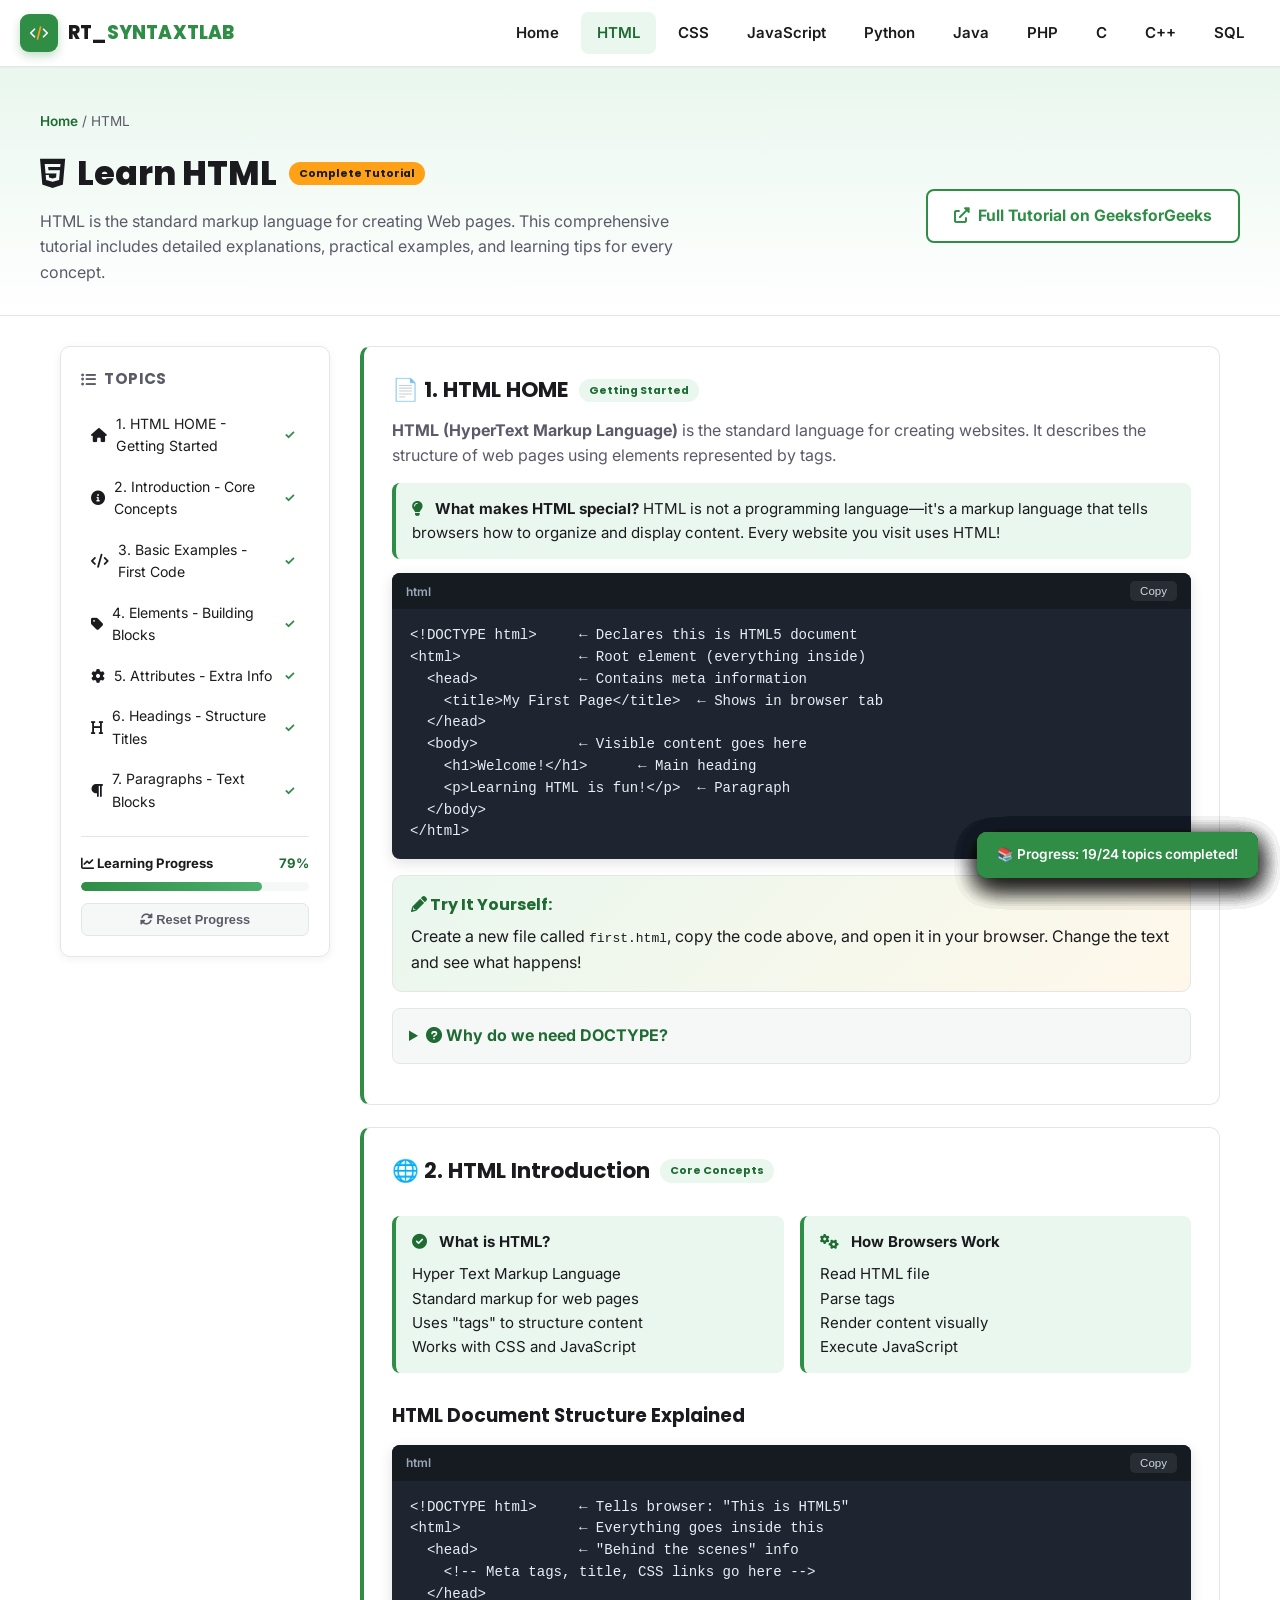
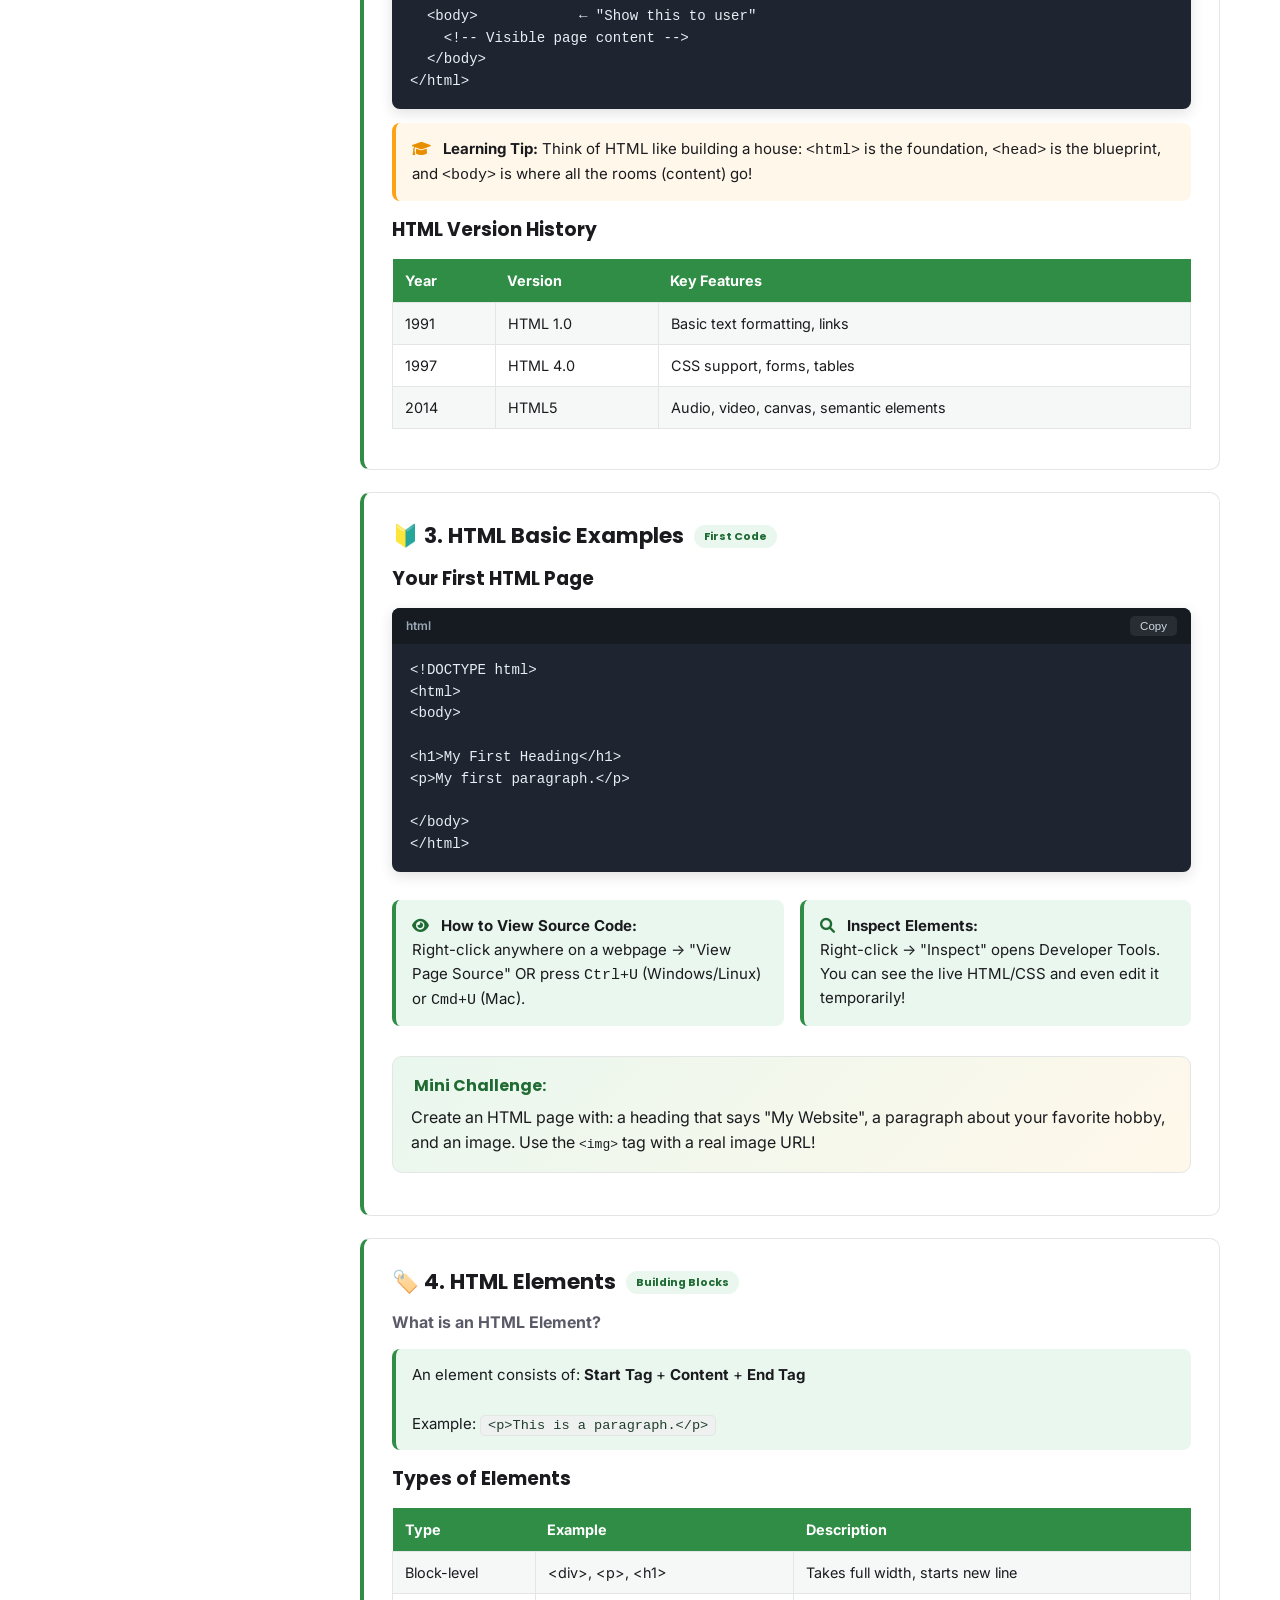
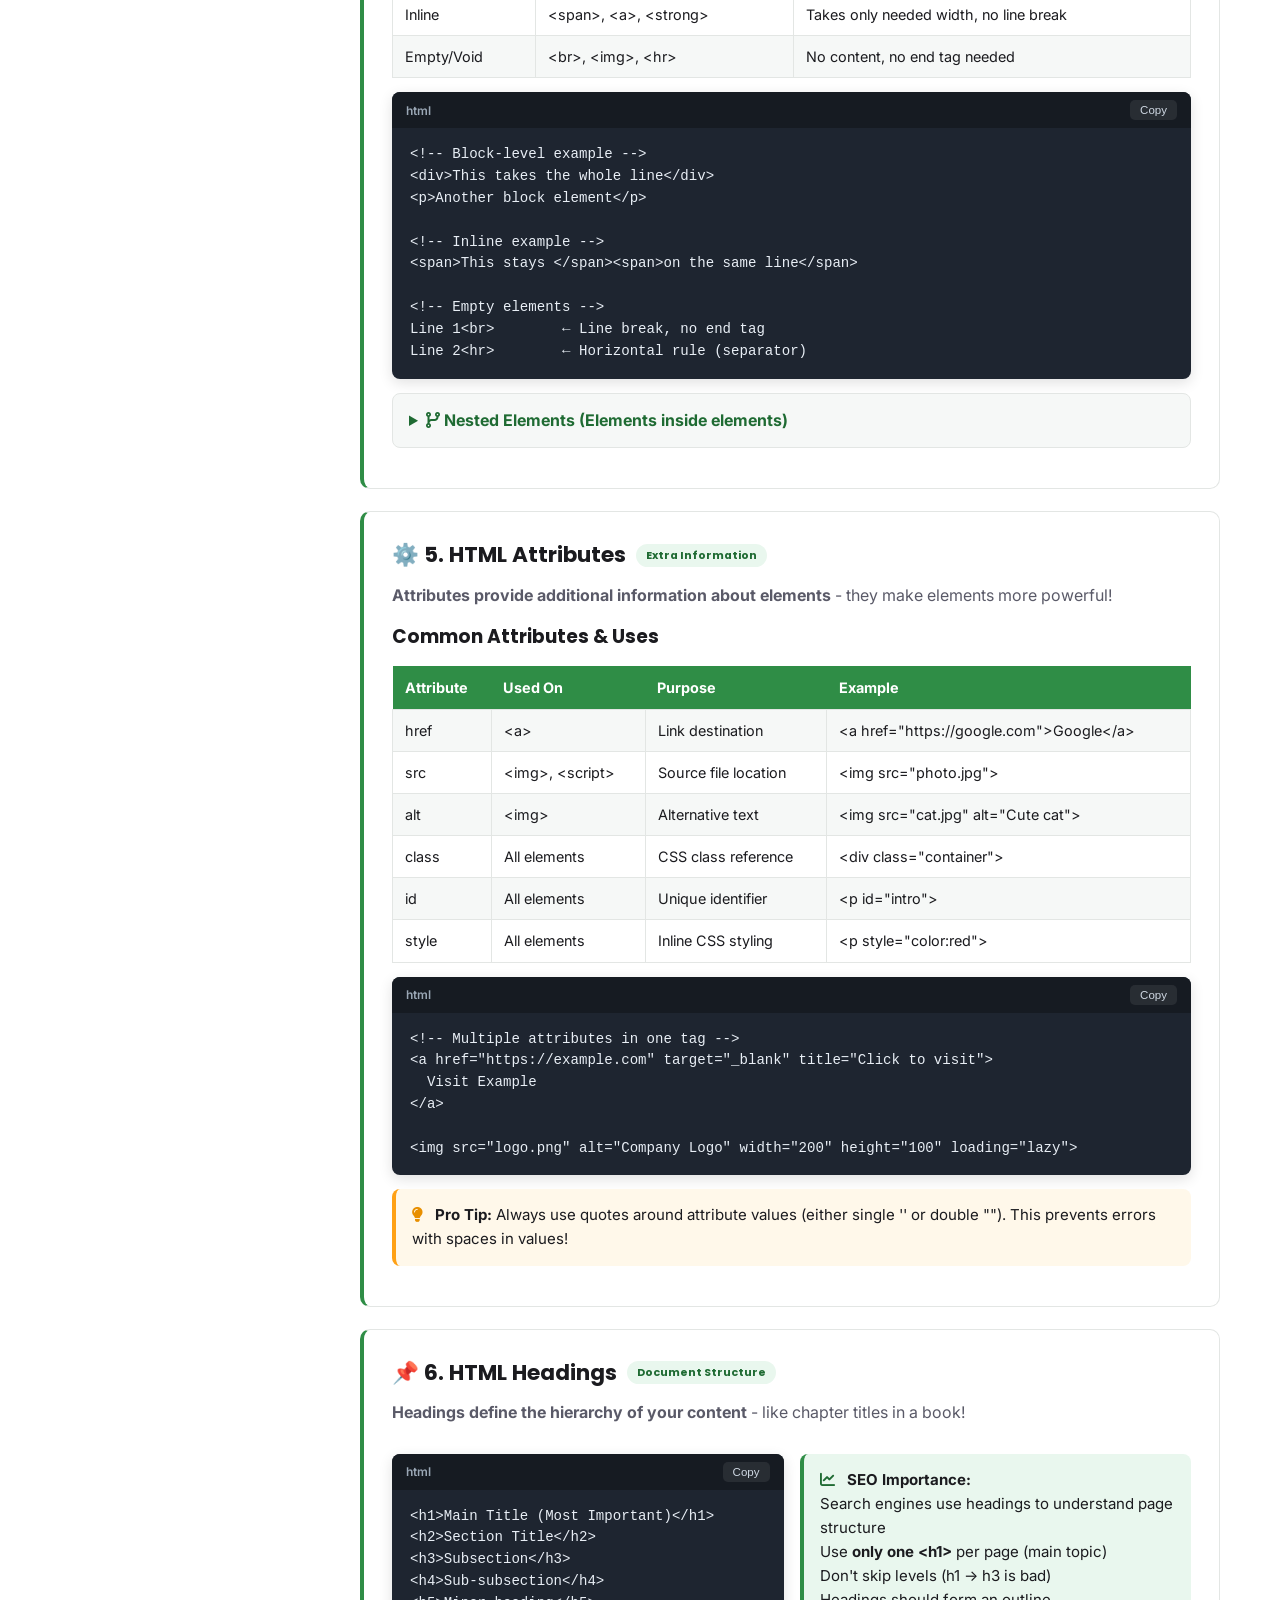
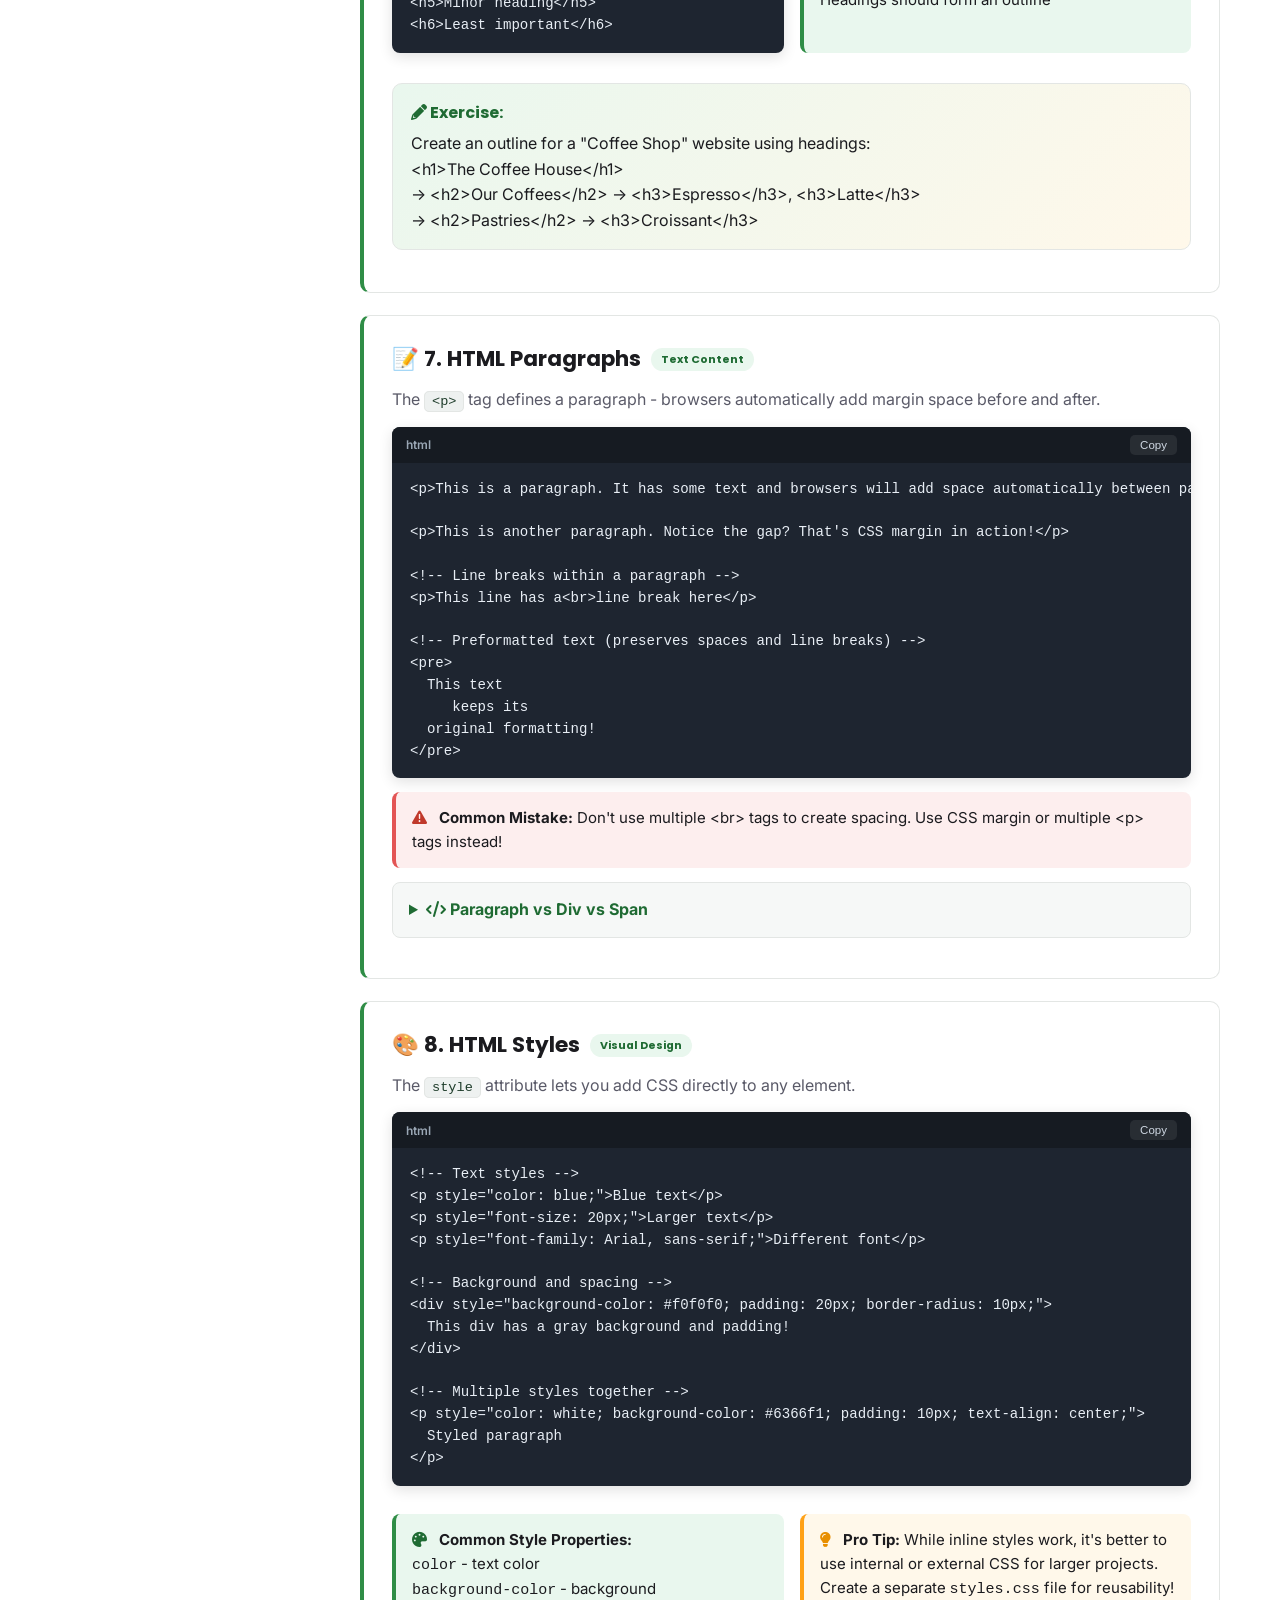
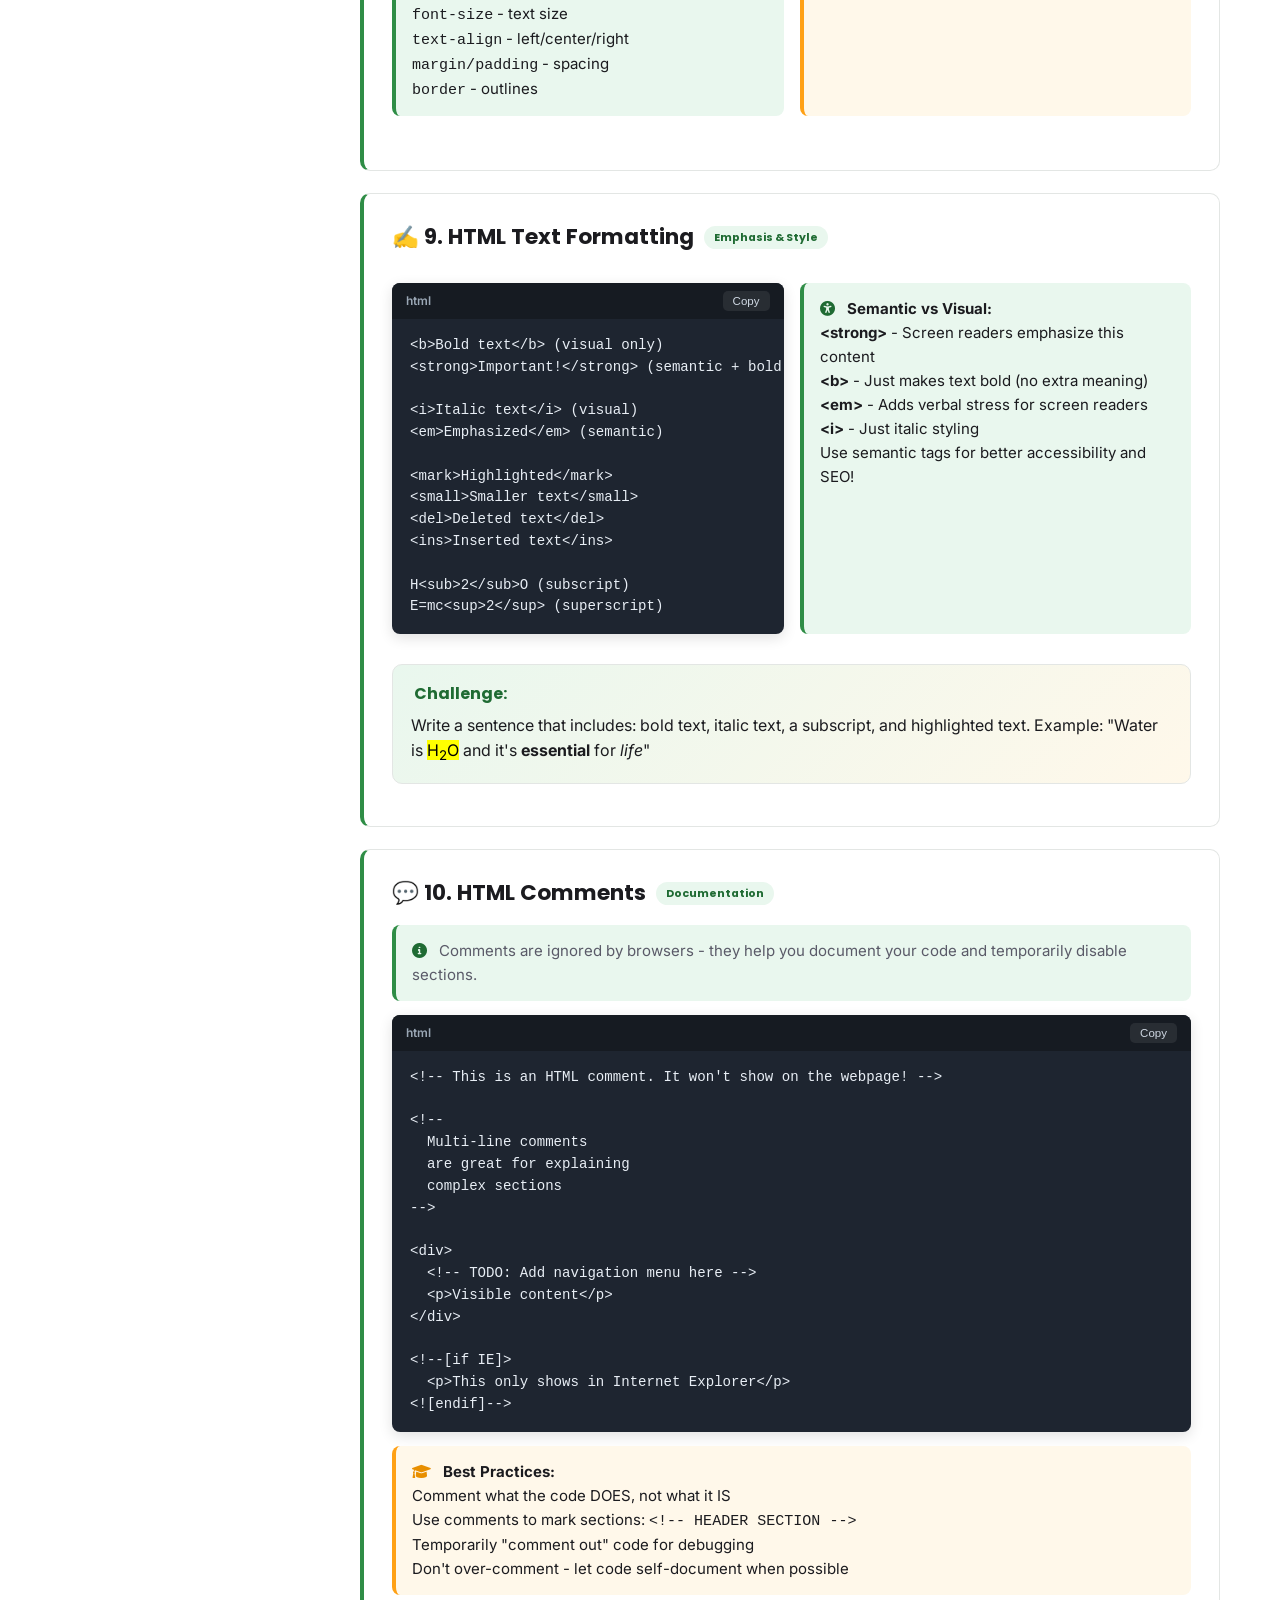
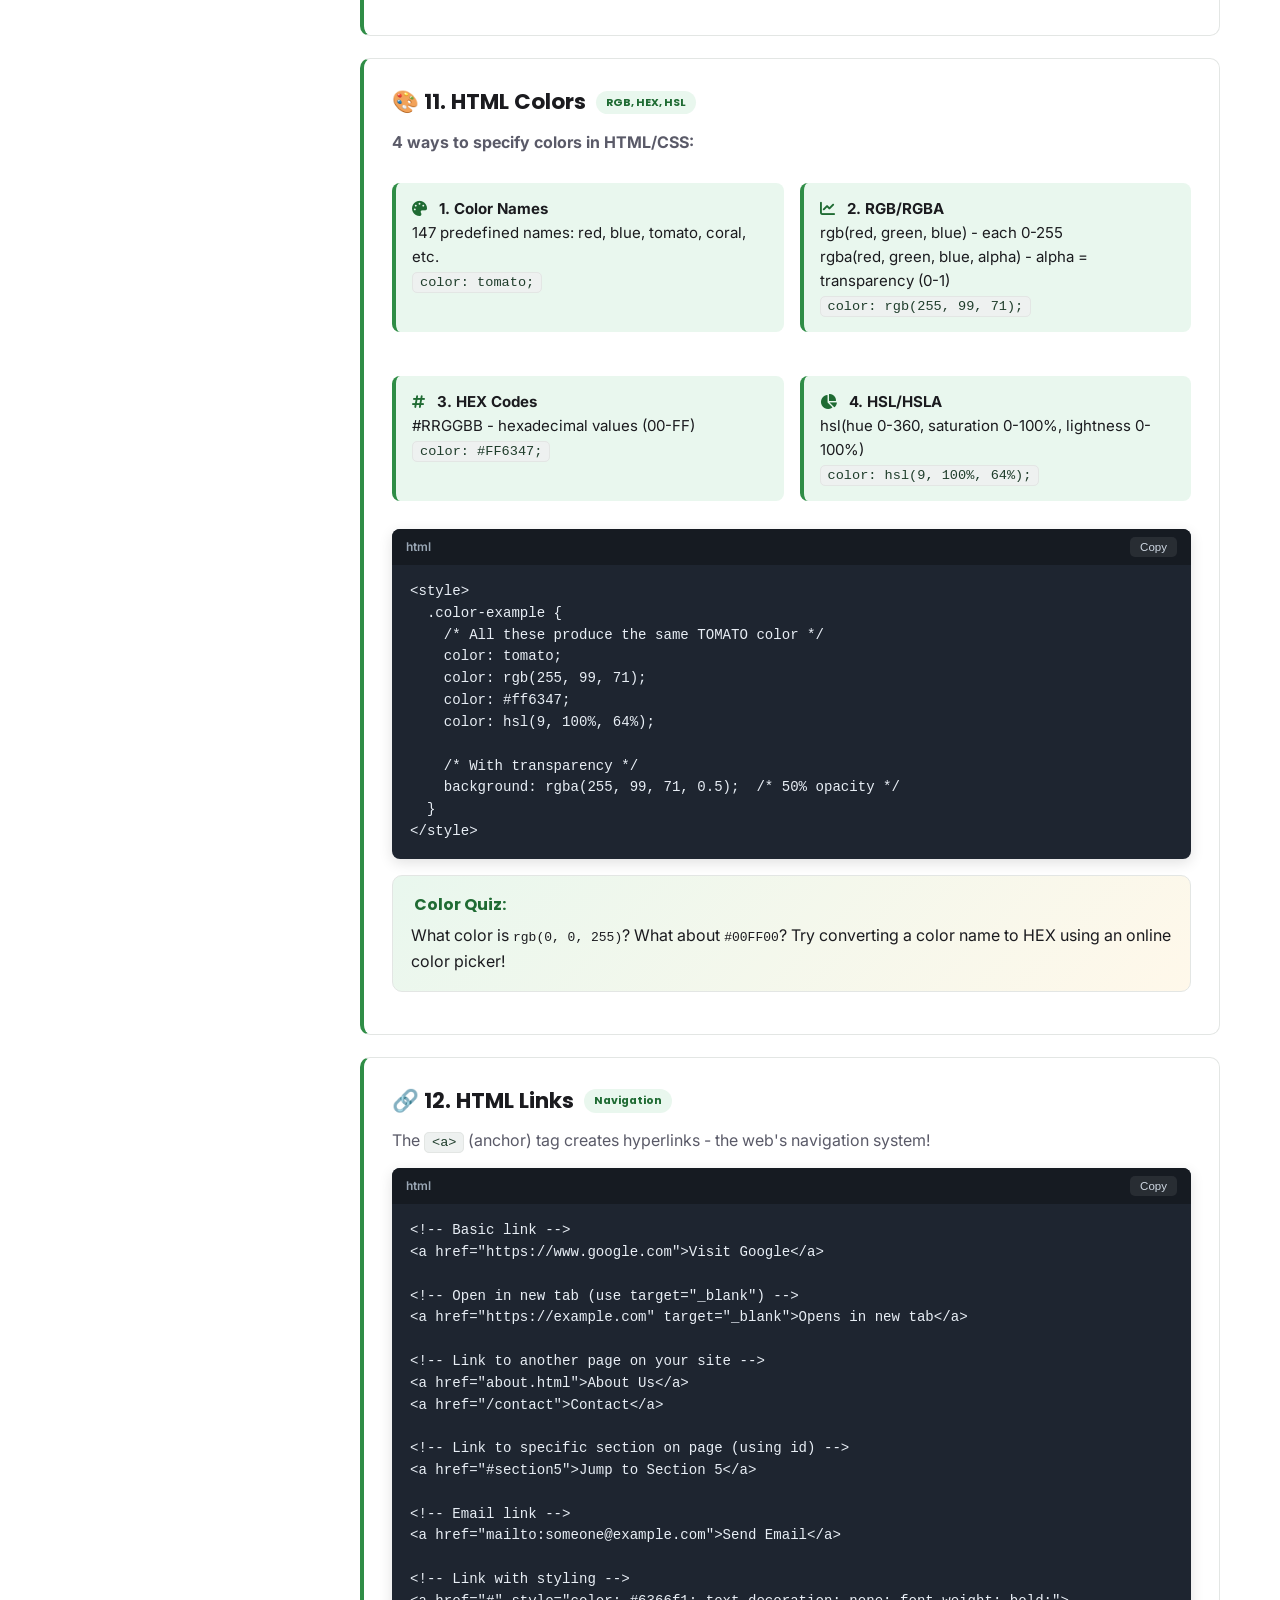
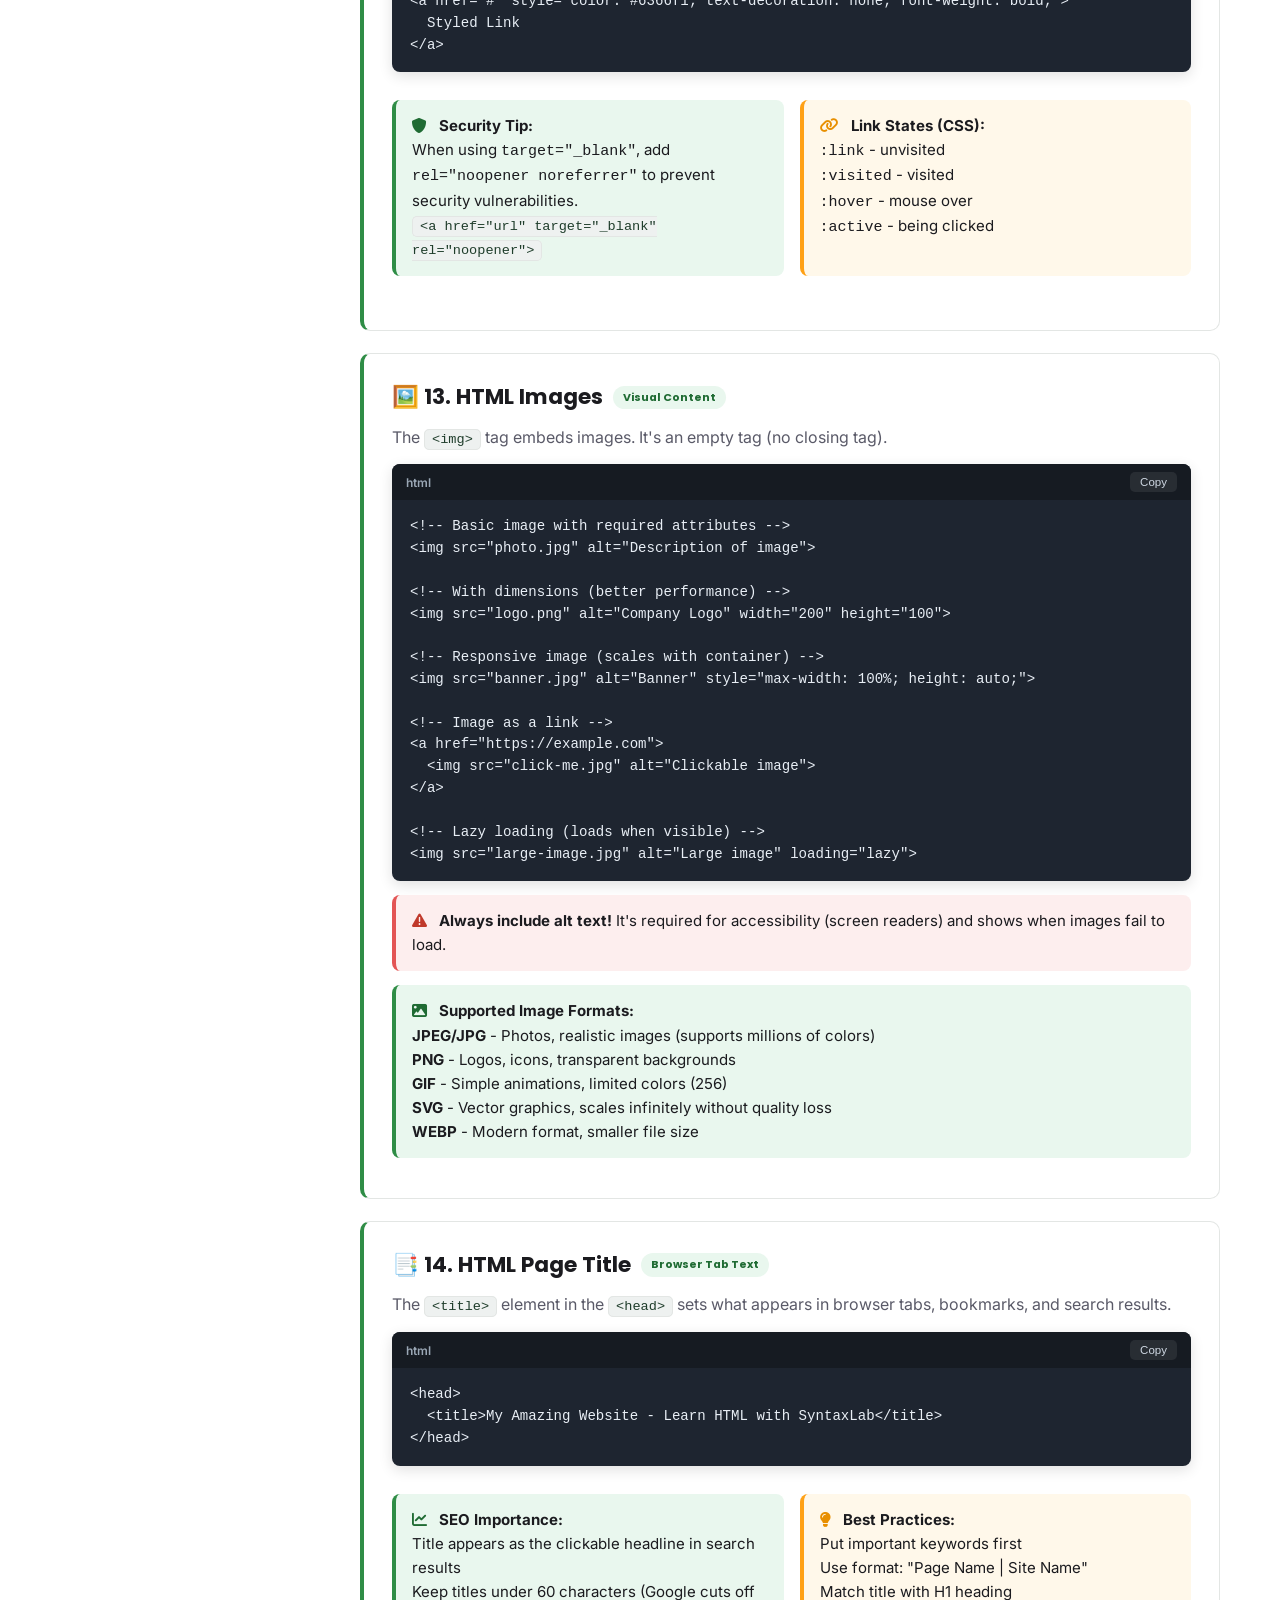
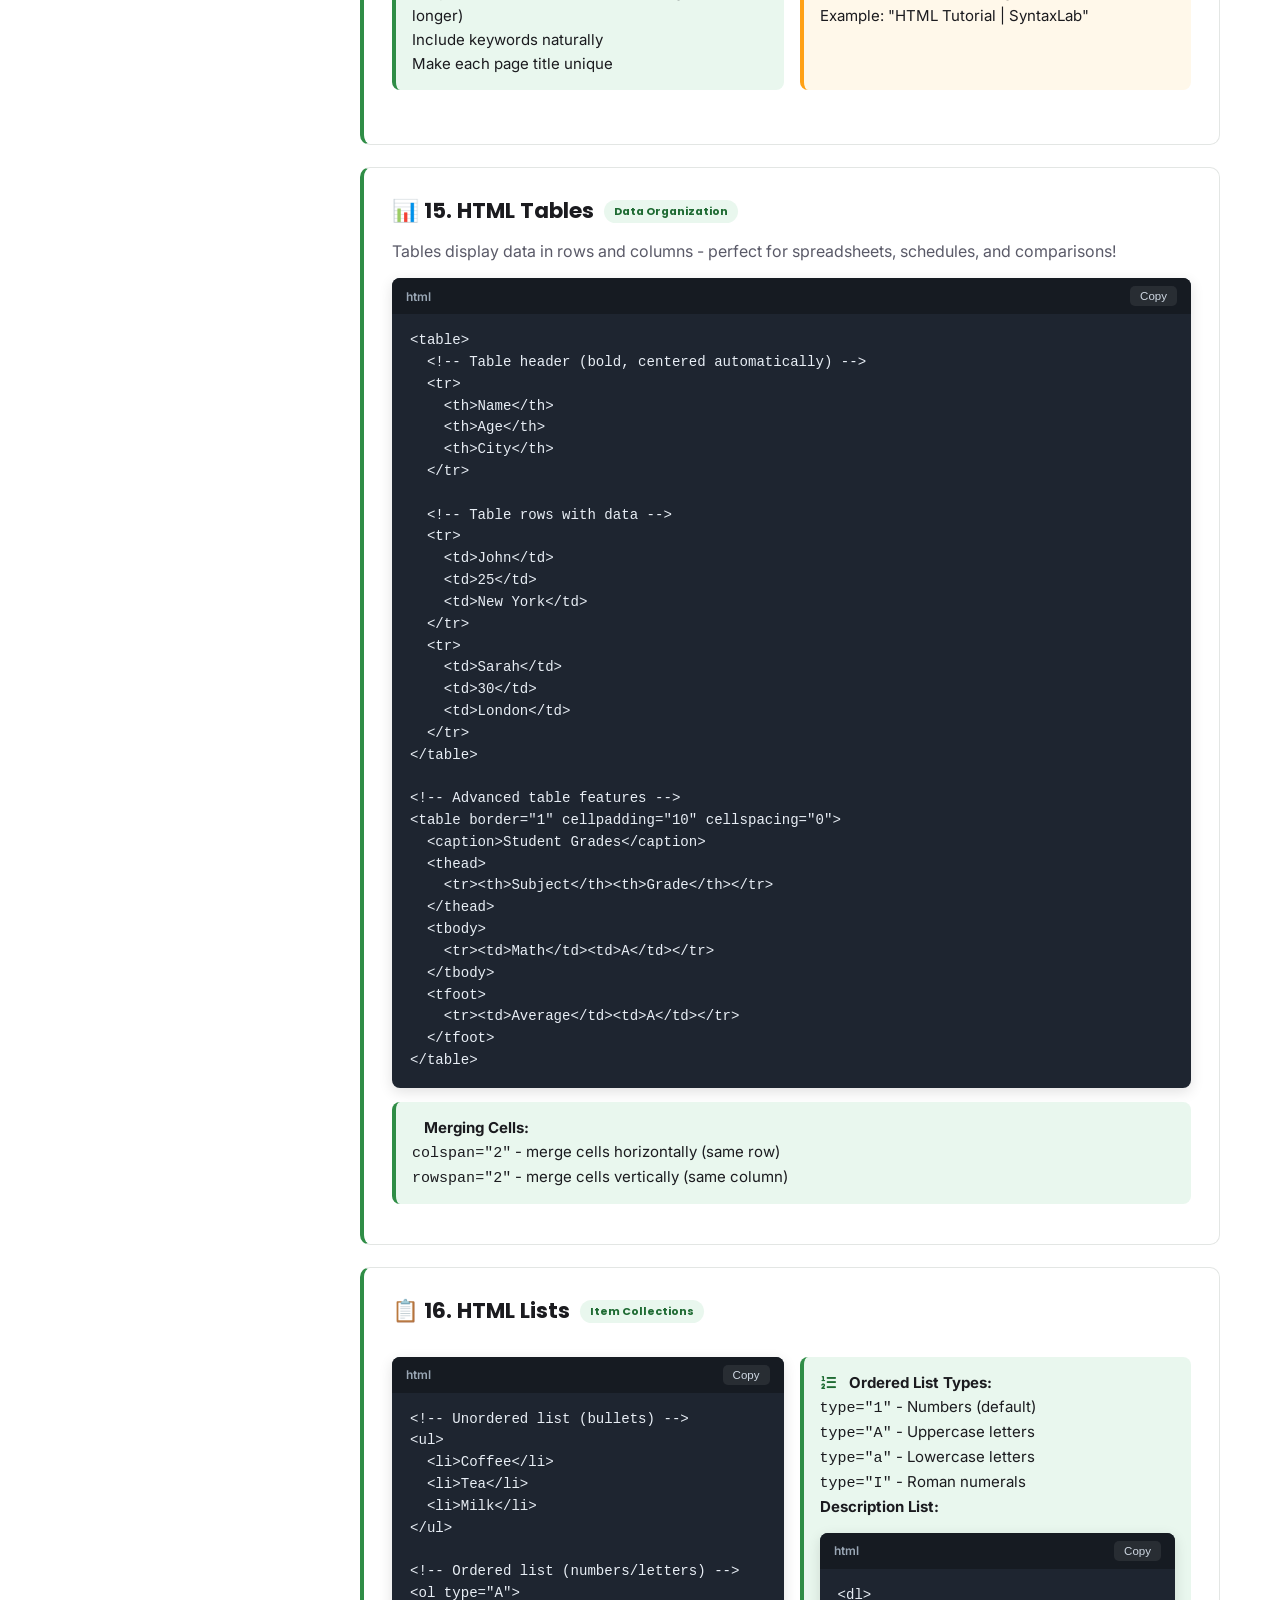
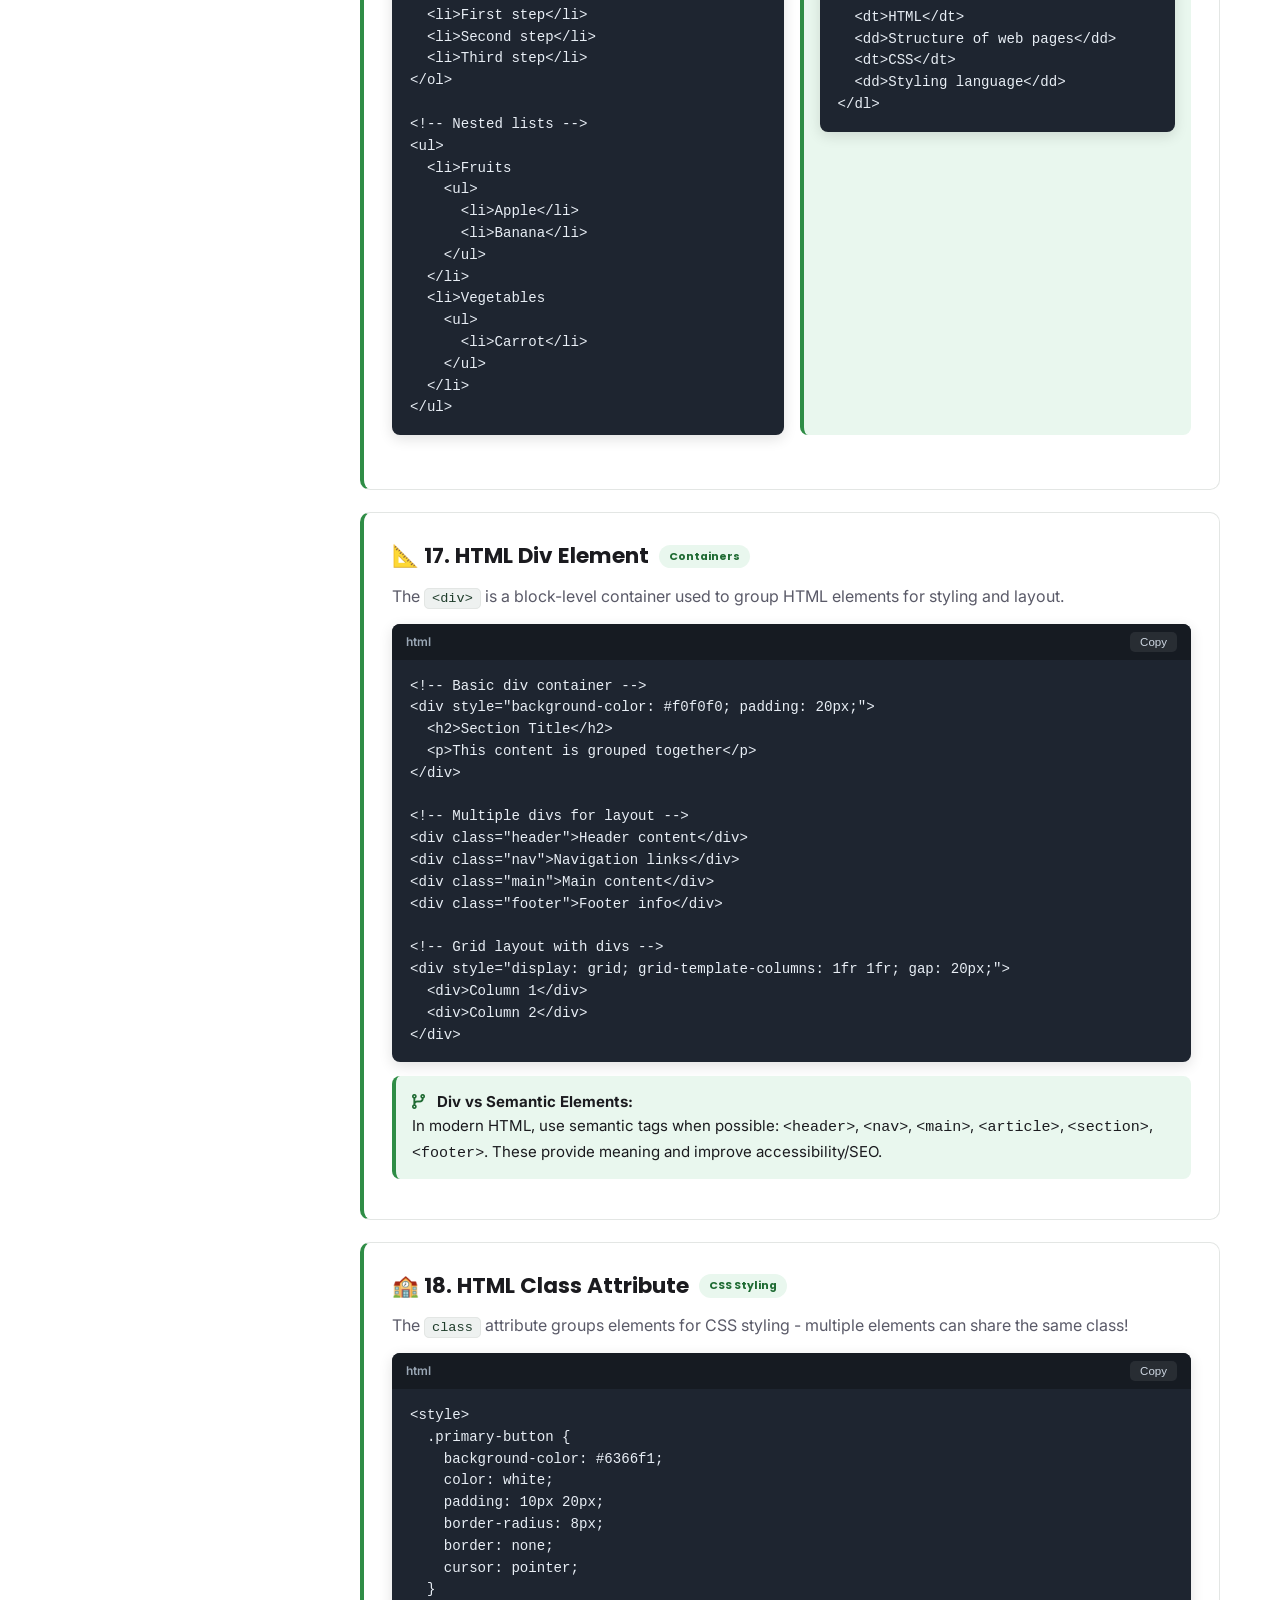
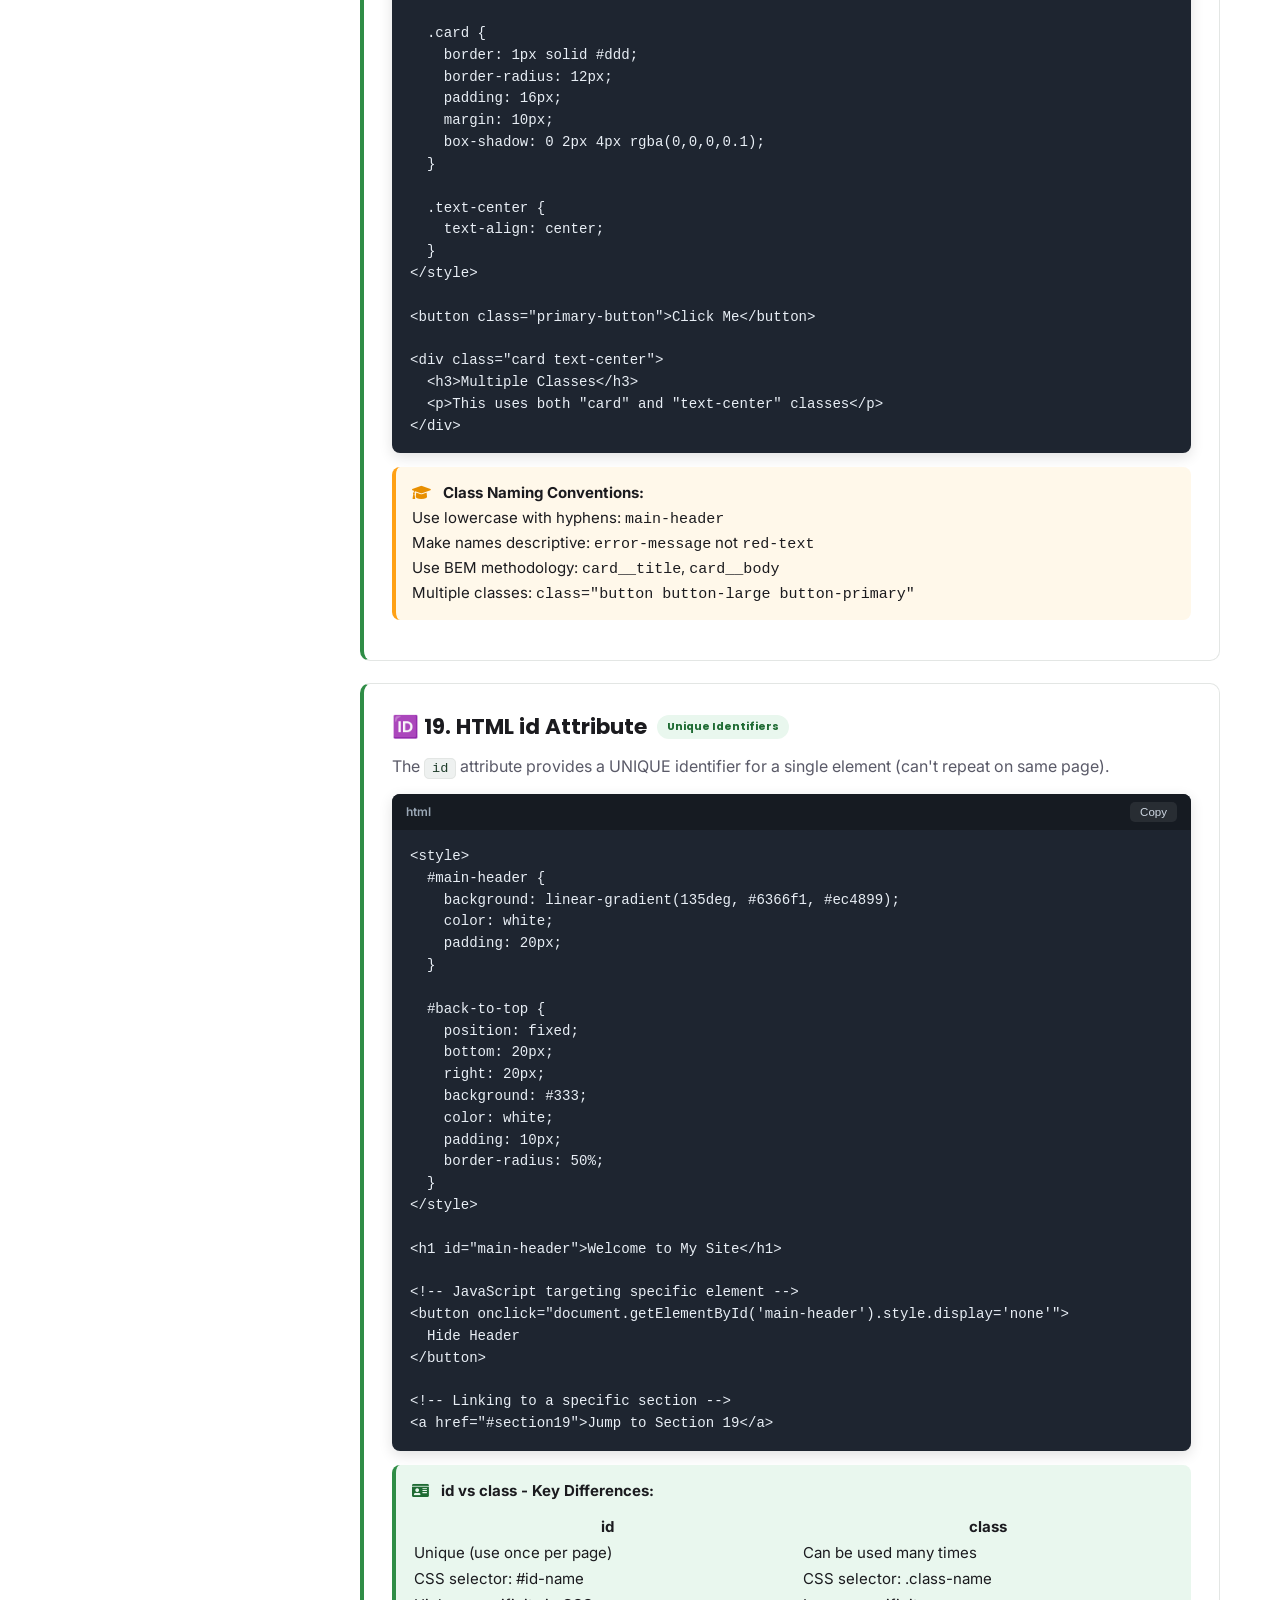
<file: html.html>
<!DOCTYPE html>
<html lang="en">
<head>
    <meta charset="UTF-8">
    <meta name="viewport" content="width=device-width, initial-scale=1.0">
    <title>RT_SYNTAXTLAB | Learn HTML</title>
    <link rel="icon" type="image/svg+xml" href="logo.svg">
    <link rel="stylesheet" href="style.css">
    <link rel="stylesheet" href="https://cdnjs.cloudflare.com/ajax/libs/font-awesome/6.0.0-beta3/css/all.min.css">
</head>
<body>

<nav class="navbar">
    <div class="nav-container">
        <div class="logo-area" onclick="location.href='index.html'">
            <div class="logo-icon"><img src="logo.svg" alt="RT_SYNTAXTLAB logo"></div>
            <span class="logo-text">RT_<span>SYNTAXTLAB</span></span>
        </div>
        <div class="nav-links">
            <a href="index.html" class="nav-link">Home</a>
            <a href="html.html" class="nav-link active">HTML</a>
            <a href="css.html" class="nav-link">CSS</a>
            <a href="javascript.html" class="nav-link">JavaScript</a>
            <a href="python.html" class="nav-link">Python</a>
            <a href="java.html" class="nav-link">Java</a>
            <a href="php.html" class="nav-link">PHP</a>
            <a href="c.html" class="nav-link">C</a>
            <a href="cpp.html" class="nav-link">C++</a>
            <a href="sql.html" class="nav-link">SQL</a>
        </div>
        <button class="nav-toggle" aria-label="Toggle menu"><span></span><span></span><span></span></button>
    </div>
</nav>

<div class="language-container">
    <div class="language-header">
        <div class="breadcrumb"><a href="index.html">Home</a> / HTML</div>
        <div class="language-header-inner">
            <div>
                <h1><i class="fab fa-html5"></i> Learn HTML <span class="badge">Complete Tutorial </span></h1>
                <p class="intro">HTML is the standard markup language for creating Web pages. This comprehensive tutorial includes detailed explanations, practical examples, and learning tips for every concept.</p>
            </div>
            <a class="btn btn-outline gfg-source-btn" href="https://www.geeksforgeeks.org/html/html-tutorial/" target="_blank" rel="noopener">
                <i class="fas fa-external-link-alt"></i> Full Tutorial on GeeksforGeeks
            </a>
        </div>
    </div>

    <div class="content-grid">
        <aside class="topics-sidebar">
            <h3><i class="fas fa-list-ul"></i> Topics </h3>
            <ul class="topic-list">
                <li><i class="fas fa-home"></i> 1. HTML HOME - Getting Started</li>
                <li><i class="fas fa-info-circle"></i> 2. Introduction - Core Concepts</li>
                <li><i class="fas fa-code"></i> 3. Basic Examples - First Code</li>
                <li><i class="fas fa-tag"></i> 4. Elements - Building Blocks</li>
                <li><i class="fas fa-cog"></i> 5. Attributes - Extra Info</li>
                <li><i class="fas fa-heading"></i> 6. Headings - Structure Titles</li>
                <li><i class="fas fa-paragraph"></i> 7. Paragraphs - Text Blocks</li>
                <li><i class="fas fa-palette"></i> 8. Styles - Visual Design</li>
                <li><i class="fas fa-bold"></i> 9. Text Formatting - Emphasis</li>
                <li><i class="fas fa-comment"></i> 10. Comments - Documentation</li>
                <li><i class="fas fa-fill-drip"></i> 11. Colors (RGB, HEX, HSL)</li>
                <li><i class="fas fa-link"></i> 12. Links - Navigation</li>
                <li><i class="fas fa-image"></i> 13. Images - Visual Content</li>
                <li><i class="fas fa-window-maximize"></i> 14. Page Title - Browser Tab</li>
                <li><i class="fas fa-table"></i> 15. Tables - Data Organization</li>
                <li><i class="fas fa-list"></i> 16. Lists - Item Collections</li>
                <li><i class="fas fa-layer-group"></i> 17. Div Element - Containers</li>
                <li><i class="fas fa-chalkboard-teacher"></i> 18. Class Attribute - CSS Styling</li>
                <li><i class="fas fa-id-card"></i> 19. id Attribute - Unique IDs</li>
                <li><i class="fas fa-smile"></i> 20. Tags List - Complete Reference</li>
                <li><i class="fas fa-video"></i> 21. Audio/Video - Multimedia</li>
                <li><i class="fas fa-globe"></i> 22. Character Sets - Encoding</li>
                <li><i class="fas fa-flag"></i> 23. Country Codes - Localization</li>
                <li><i class="fas fa-keyboard"></i> 24. Keyboard Shortcuts - Productivity</li>
            </ul>
            <div class="progress-wrapper">
                <div class="progress-label">
                    <span><i class="fas fa-chart-line"></i> Learning Progress</span>
                    <span class="progress-percent">0%</span>
                </div>
                <div class="progress-bar">
                    <div class="progress-fill"></div>
                </div>
                <div class="reset-progress">
                    <button class="reset-btn" id="hardResetBtn"><i class="fas fa-sync-alt"></i> Reset Progress</button>
                </div>
            </div>
        </aside>

        <main class="main-content">
            <!-- SECTION 1: HTML HOME -->
            <div class="topic-section" id="section1">
                <h2>📄 1. HTML HOME <span class="section-badge">Getting Started</span></h2>
                <p><strong>HTML (HyperText Markup Language)</strong> is the standard language for creating websites. It describes the structure of web pages using elements represented by tags.</p>
                
                <div class="info-box">
                    <i class="fas fa-lightbulb"></i> <strong>What makes HTML special?</strong> HTML is not a programming language—it's a markup language that tells browsers how to organize and display content. Every website you visit uses HTML!
                </div>

                <div class="code-block" data-lang="html"><pre>&lt;!DOCTYPE html&gt;     ← Declares this is HTML5 document
&lt;html&gt;              ← Root element (everything inside)
  &lt;head&gt;            ← Contains meta information
    &lt;title&gt;My First Page&lt;/title&gt;  ← Shows in browser tab
  &lt;/head&gt;
  &lt;body&gt;            ← Visible content goes here
    &lt;h1&gt;Welcome!&lt;/h1&gt;      ← Main heading
    &lt;p&gt;Learning HTML is fun!&lt;/p&gt;  ← Paragraph
  &lt;/body&gt;
&lt;/html&gt;</pre></div>

                <div class="practice-card">
                    <h4><i class="fas fa-pencil-alt"></i> Try It Yourself:</h4>
                    <p>Create a new file called <code>first.html</code>, copy the code above, and open it in your browser. Change the text and see what happens!</p>
                </div>

                <details>
                    <summary><i class="fas fa-question-circle"></i> Why do we need DOCTYPE?</summary>
                    <p>The <code>&lt;!DOCTYPE html&gt;</code> declaration helps browsers render the page correctly. Without it, browsers might use "quirks mode" which can cause layout problems. Always include it at the top!</p>
                </details>
            </div>

            <!-- SECTION 2: Introduction -->
            <div class="topic-section" id="section2">
                <h2>🌐 2. HTML Introduction <span class="section-badge">Core Concepts</span></h2>
                
                <div class="grid-2col">
                    <div class="info-box">
                        <i class="fas fa-check-circle"></i> <strong>What is HTML?</strong>
                        <ul style="margin-top: 8px;">
                            <li>Hyper Text Markup Language</li>
                            <li>Standard markup for web pages</li>
                            <li>Uses "tags" to structure content</li>
                            <li>Works with CSS and JavaScript</li>
                        </ul>
                    </div>
                    <div class="info-box">
                        <i class="fas fa-cogs"></i> <strong>How Browsers Work</strong>
                        <ul style="margin-top: 8px;">
                            <li>Read HTML file</li>
                            <li>Parse tags</li>
                            <li>Render content visually</li>
                            <li>Execute JavaScript</li>
                        </ul>
                    </div>
                </div>

                <h3>HTML Document Structure Explained</h3>
                <div class="code-block" data-lang="html"><pre>&lt;!DOCTYPE html&gt;     ← Tells browser: "This is HTML5"
&lt;html&gt;              ← Everything goes inside this
  &lt;head&gt;            ← "Behind the scenes" info
    &lt;!-- Meta tags, title, CSS links go here --&gt;
  &lt;/head&gt;
  &lt;body&gt;            ← "Show this to user"
    &lt;!-- Visible page content --&gt;
  &lt;/body&gt;
&lt;/html&gt;</pre></div>

                <div class="tip-box">
                    <i class="fas fa-graduation-cap"></i> <strong>Learning Tip:</strong> Think of HTML like building a house: <code>&lt;html&gt;</code> is the foundation, <code>&lt;head&gt;</code> is the blueprint, and <code>&lt;body&gt;</code> is where all the rooms (content) go!
                </div>

                <h3>HTML Version History</h3>
                <table class="comparison-table">
                    <tr><th>Year</th><th>Version</th><th>Key Features</th></tr>
                    <tr><td>1991</td><td>HTML 1.0</td><td>Basic text formatting, links</td></tr>
                    <tr><td>1997</td><td>HTML 4.0</td><td>CSS support, forms, tables</td></tr>
                    <tr><td>2014</td><td>HTML5</td><td>Audio, video, canvas, semantic elements</td></tr>
                </table>
            </div>

            <!-- SECTION 3: Basic Examples -->
            <div class="topic-section" id="section3">
                <h2>🔰 3. HTML Basic Examples <span class="section-badge">First Code</span></h2>
                
                <h3>Your First HTML Page</h3>
                <div class="code-block" data-lang="html"><pre>&lt;!DOCTYPE html&gt;
&lt;html&gt;
&lt;body&gt;

&lt;h1&gt;My First Heading&lt;/h1&gt;
&lt;p&gt;My first paragraph.&lt;/p&gt;

&lt;/body&gt;
&lt;/html&gt;</pre></div>

                <div class="grid-2col">
                    <div class="info-box">
                        <i class="fas fa-eye"></i> <strong>How to View Source Code:</strong>
                        <p>Right-click anywhere on a webpage → "View Page Source" OR press <kbd>Ctrl+U</kbd> (Windows/Linux) or <kbd>Cmd+U</kbd> (Mac).</p>
                    </div>
                    <div class="info-box">
                        <i class="fas fa-search"></i> <strong>Inspect Elements:</strong>
                        <p>Right-click → "Inspect" opens Developer Tools. You can see the live HTML/CSS and even edit it temporarily!</p>
                    </div>
                </div>

                <div class="practice-card">
                    <h4><i class="fas fa-challenge"></i> Mini Challenge:</h4>
                    <p>Create an HTML page with: a heading that says "My Website", a paragraph about your favorite hobby, and an image. Use the <code>&lt;img&gt;</code> tag with a real image URL!</p>
                </div>
            </div>

            <!-- SECTION 4: Elements -->
            <div class="topic-section" id="section4">
                <h2>🏷️ 4. HTML Elements <span class="section-badge">Building Blocks</span></h2>
                
                <p><strong>What is an HTML Element?</strong></p>
                <div class="info-box">
                    An element consists of: <strong>Start Tag</strong> + <strong>Content</strong> + <strong>End Tag</strong>
                    <br><br>
                    Example: <code class="code-inline">&lt;p&gt;This is a paragraph.&lt;/p&gt;</code>
                </div>

                <h3>Types of Elements</h3>
                <table class="comparison-table">
                    <tr><th>Type</th><th>Example</th><th>Description</th></tr>
                    <tr><td>Block-level</td><td>&lt;div&gt;, &lt;p&gt;, &lt;h1&gt;</td><td>Takes full width, starts new line</td></tr>
                    <tr><td>Inline</td><td>&lt;span&gt;, &lt;a&gt;, &lt;strong&gt;</td><td>Takes only needed width, no line break</td></tr>
                    <tr><td>Empty/Void</td><td>&lt;br&gt;, &lt;img&gt;, &lt;hr&gt;</td><td>No content, no end tag needed</td></tr>
                </table>

                <div class="code-block" data-lang="html"><pre>&lt;!-- Block-level example --&gt;
&lt;div&gt;This takes the whole line&lt;/div&gt;
&lt;p&gt;Another block element&lt;/p&gt;

&lt;!-- Inline example --&gt;
&lt;span&gt;This stays &lt;/span&gt;&lt;span&gt;on the same line&lt;/span&gt;

&lt;!-- Empty elements --&gt;
Line 1&lt;br&gt;        ← Line break, no end tag
Line 2&lt;hr&gt;        ← Horizontal rule (separator)</pre></div>

                <details>
                    <summary><i class="fas fa-code-branch"></i> Nested Elements (Elements inside elements)</summary>
                    <p>HTML elements can be nested inside each other:</p>
                    <div class="code-block" data-lang="html"><pre>&lt;div&gt;
  &lt;h2&gt;Outer Title&lt;/h2&gt;
  &lt;p&gt;This paragraph is inside the div&lt;/p&gt;
  &lt;ul&gt;
    &lt;li&gt;List inside div&lt;/li&gt;
  &lt;/ul&gt;
&lt;/div&gt;</pre></div>
                    <p><strong>Important:</strong> Always close tags in reverse order of opening!</p>
                </details>
            </div>

            <!-- SECTION 5: Attributes -->
            <div class="topic-section" id="section5">
                <h2>⚙️ 5. HTML Attributes <span class="section-badge">Extra Information</span></h2>
                
                <p><strong>Attributes provide additional information about elements</strong> - they make elements more powerful!</p>

                <h3>Common Attributes & Uses</h3>
                <table class="comparison-table">
                    <tr><th>Attribute</th><th>Used On</th><th>Purpose</th><th>Example</th></tr>
                    <tr><td>href</td><td>&lt;a&gt;</td><td>Link destination</td><td>&lt;a href="https://google.com"&gt;Google&lt;/a&gt;</td></tr>
                    <tr><td>src</td><td>&lt;img&gt;, &lt;script&gt;</td><td>Source file location</td><td>&lt;img src="photo.jpg"&gt;</td></tr>
                    <tr><td>alt</td><td>&lt;img&gt;</td><td>Alternative text</td><td>&lt;img src="cat.jpg" alt="Cute cat"&gt;</td></tr>
                    <tr><td>class</td><td>All elements</td><td>CSS class reference</td><td>&lt;div class="container"&gt;</td></tr>
                    <tr><td>id</td><td>All elements</td><td>Unique identifier</td><td>&lt;p id="intro"&gt;</td></tr>
                    <tr><td>style</td><td>All elements</td><td>Inline CSS styling</td><td>&lt;p style="color:red"&gt;</td></tr>
                </table>

                <div class="code-block" data-lang="html"><pre>&lt;!-- Multiple attributes in one tag --&gt;
&lt;a href="https://example.com" target="_blank" title="Click to visit"&gt;
  Visit Example
&lt;/a&gt;

&lt;img src="logo.png" alt="Company Logo" width="200" height="100" loading="lazy"&gt;</pre></div>

                <div class="tip-box">
                    <i class="fas fa-lightbulb"></i> <strong>Pro Tip:</strong> Always use quotes around attribute values (either single '' or double ""). This prevents errors with spaces in values!
                </div>
            </div>

            <!-- SECTION 6: Headings -->
            <div class="topic-section" id="section6">
                <h2>📌 6. HTML Headings <span class="section-badge">Document Structure</span></h2>
                
                <p><strong>Headings define the hierarchy of your content</strong> - like chapter titles in a book!</p>

                <div class="grid-2col">
                    <div class="code-block" data-lang="html"><pre>&lt;h1&gt;Main Title (Most Important)&lt;/h1&gt;
&lt;h2&gt;Section Title&lt;/h2&gt;
&lt;h3&gt;Subsection&lt;/h3&gt;
&lt;h4&gt;Sub-subsection&lt;/h4&gt;
&lt;h5&gt;Minor heading&lt;/h5&gt;
&lt;h6&gt;Least important&lt;/h6&gt;</pre></div>
                    <div class="info-box">
                        <i class="fas fa-chart-line"></i> <strong>SEO Importance:</strong>
                        <ul>
                            <li>Search engines use headings to understand page structure</li>
                            <li>Use <strong>only one &lt;h1&gt;</strong> per page (main topic)</li>
                            <li>Don't skip levels (h1 → h3 is bad)</li>
                            <li>Headings should form an outline</li>
                        </ul>
                    </div>
                </div>

                <div class="practice-card">
                    <h4><i class="fas fa-pencil-alt"></i> Exercise:</h4>
                    <p>Create an outline for a "Coffee Shop" website using headings:
                    <br>&lt;h1&gt;The Coffee House&lt;/h1&gt;
                    <br>→ &lt;h2&gt;Our Coffees&lt;/h2&gt; → &lt;h3&gt;Espresso&lt;/h3&gt;, &lt;h3&gt;Latte&lt;/h3&gt;
                    <br>→ &lt;h2&gt;Pastries&lt;/h2&gt; → &lt;h3&gt;Croissant&lt;/h3&gt;</p>
                </div>
            </div>

            <!-- SECTION 7: Paragraphs -->
            <div class="topic-section" id="section7">
                <h2>📝 7. HTML Paragraphs <span class="section-badge">Text Content</span></h2>
                
                <p>The <code class="code-inline">&lt;p&gt;</code> tag defines a paragraph - browsers automatically add margin space before and after.</p>

                <div class="code-block" data-lang="html"><pre>&lt;p&gt;This is a paragraph. It has some text and browsers will add space automatically between paragraphs.&lt;/p&gt;

&lt;p&gt;This is another paragraph. Notice the gap? That's CSS margin in action!&lt;/p&gt;

&lt;!-- Line breaks within a paragraph --&gt;
&lt;p&gt;This line has a&lt;br&gt;line break here&lt;/p&gt;

&lt;!-- Preformatted text (preserves spaces and line breaks) --&gt;
&lt;pre&gt;
  This text
     keeps its
  original formatting!
&lt;/pre&gt;</pre></div>

                <div class="warning-box">
                    <i class="fas fa-exclamation-triangle"></i> <strong>Common Mistake:</strong> Don't use multiple &lt;br&gt; tags to create spacing. Use CSS margin or multiple &lt;p&gt; tags instead!
                </div>

                <details>
                    <summary><i class="fas fa-code"></i> Paragraph vs Div vs Span</summary>
                    <table class="comparison-table">
                        <tr><th>Tag</th><th>Type</th><th>Use Case</th></tr>
                        <tr><td>&lt;p&gt;</td><td>Block</td><td>Text paragraphs, articles</td></tr>
                        <tr><td>&lt;div&gt;</td><td>Block</td><td>Grouping elements, layouts</td></tr>
                        <tr><td>&lt;span&gt;</td><td>Inline</td><td>Styling part of text</td></tr>
                    </table>
                </details>
            </div>

            <!-- SECTION 8: Styles -->
            <div class="topic-section" id="section8">
                <h2>🎨 8. HTML Styles <span class="section-badge">Visual Design</span></h2>
                
                <p>The <code class="code-inline">style</code> attribute lets you add CSS directly to any element.</p>

                <div class="code-block" data-lang="html"><pre>&lt;!-- Text styles --&gt;
&lt;p style="color: blue;"&gt;Blue text&lt;/p&gt;
&lt;p style="font-size: 20px;"&gt;Larger text&lt;/p&gt;
&lt;p style="font-family: Arial, sans-serif;"&gt;Different font&lt;/p&gt;

&lt;!-- Background and spacing --&gt;
&lt;div style="background-color: #f0f0f0; padding: 20px; border-radius: 10px;"&gt;
  This div has a gray background and padding!
&lt;/div&gt;

&lt;!-- Multiple styles together --&gt;
&lt;p style="color: white; background-color: #6366f1; padding: 10px; text-align: center;"&gt;
  Styled paragraph
&lt;/p&gt;</pre></div>

                <div class="grid-2col">
                    <div class="info-box">
                        <i class="fas fa-palette"></i> <strong>Common Style Properties:</strong>
                        <ul>
                            <li><code>color</code> - text color</li>
                            <li><code>background-color</code> - background</li>
                            <li><code>font-size</code> - text size</li>
                            <li><code>text-align</code> - left/center/right</li>
                            <li><code>margin/padding</code> - spacing</li>
                            <li><code>border</code> - outlines</li>
                        </ul>
                    </div>
                    <div class="tip-box">
                        <i class="fas fa-lightbulb"></i> <strong>Pro Tip:</strong> While inline styles work, it's better to use internal or external CSS for larger projects. Create a separate <code>styles.css</code> file for reusability!
                    </div>
                </div>
            </div>

            <!-- SECTION 9: Text Formatting -->
            <div class="topic-section" id="section9">
                <h2>✍️ 9. HTML Text Formatting <span class="section-badge">Emphasis & Style</span></h2>
                
                <div class="grid-2col">
                    <div class="code-block" data-lang="html"><pre>&lt;b&gt;Bold text&lt;/b&gt; (visual only)
&lt;strong&gt;Important!&lt;/strong&gt; (semantic + bold)

&lt;i&gt;Italic text&lt;/i&gt; (visual)
&lt;em&gt;Emphasized&lt;/em&gt; (semantic)

&lt;mark&gt;Highlighted&lt;/mark&gt;
&lt;small&gt;Smaller text&lt;/small&gt;
&lt;del&gt;Deleted text&lt;/del&gt;
&lt;ins&gt;Inserted text&lt;/ins&gt;

H&lt;sub&gt;2&lt;/sub&gt;O (subscript)
E=mc&lt;sup&gt;2&lt;/sup&gt; (superscript)</pre></div>
                    <div class="info-box">
                        <i class="fas fa-universal-access"></i> <strong>Semantic vs Visual:</strong>
                        <ul>
                            <li><strong>&lt;strong&gt;</strong> - Screen readers emphasize this content</li>
                            <li><strong>&lt;b&gt;</strong> - Just makes text bold (no extra meaning)</li>
                            <li><strong>&lt;em&gt;</strong> - Adds verbal stress for screen readers</li>
                            <li><strong>&lt;i&gt;</strong> - Just italic styling</li>
                        </ul>
                        <p>Use semantic tags for better accessibility and SEO!</p>
                    </div>
                </div>

                <div class="practice-card">
                    <h4><i class="fas fa-challenge"></i> Challenge:</h4>
                    <p>Write a sentence that includes: bold text, italic text, a subscript, and highlighted text. Example: "Water is <mark>H<sub>2</sub>O</mark> and it's <strong>essential</strong> for <em>life</em>"</p>
                </div>
            </div>

            <!-- SECTION 10: Comments -->
            <div class="topic-section" id="section10">
                <h2>💬 10. HTML Comments <span class="section-badge">Documentation</span></h2>
                
                <p class="info-box"><i class="fas fa-info-circle"></i> Comments are ignored by browsers - they help you document your code and temporarily disable sections.</p>

                <div class="code-block" data-lang="html"><pre>&lt;!-- This is an HTML comment. It won't show on the webpage! --&gt;

&lt;!-- 
  Multi-line comments
  are great for explaining 
  complex sections
--&gt;

&lt;div&gt;
  &lt;!-- TODO: Add navigation menu here --&gt;
  &lt;p&gt;Visible content&lt;/p&gt;
&lt;/div&gt;

&lt;!--[if IE]&gt;
  &lt;p&gt;This only shows in Internet Explorer&lt;/p&gt;
&lt;![endif]--&gt;</pre></div>

                <div class="tip-box">
                    <i class="fas fa-graduation-cap"></i> <strong>Best Practices:</strong>
                    <ul>
                        <li>Comment what the code DOES, not what it IS</li>
                        <li>Use comments to mark sections: <code>&lt;!-- HEADER SECTION --&gt;</code></li>
                        <li>Temporarily "comment out" code for debugging</li>
                        <li>Don't over-comment - let code self-document when possible</li>
                    </ul>
                </div>
            </div>

            <!-- SECTION 11: Colors -->
            <div class="topic-section" id="section11">
                <h2>🎨 11. HTML Colors <span class="section-badge">RGB, HEX, HSL</span></h2>
                
                <p><strong>4 ways to specify colors in HTML/CSS:</strong></p>

                <div class="grid-2col">
                    <div class="info-box">
                        <i class="fas fa-palette"></i> <strong>1. Color Names</strong>
                        <p>147 predefined names: red, blue, tomato, coral, etc.</p>
                        <code class="code-inline">color: tomato;</code>
                    </div>
                    <div class="info-box">
                        <i class="fas fa-chart-line"></i> <strong>2. RGB/RGBA</strong>
                        <p>rgb(red, green, blue) - each 0-255<br>
                        rgba(red, green, blue, alpha) - alpha = transparency (0-1)</p>
                        <code class="code-inline">color: rgb(255, 99, 71);</code>
                    </div>
                    <div class="info-box">
                        <i class="fas fa-hashtag"></i> <strong>3. HEX Codes</strong>
                        <p>#RRGGBB - hexadecimal values (00-FF)</p>
                        <code class="code-inline">color: #FF6347;</code>
                    </div>
                    <div class="info-box">
                        <i class="fas fa-chart-pie"></i> <strong>4. HSL/HSLA</strong>
                        <p>hsl(hue 0-360, saturation 0-100%, lightness 0-100%)</p>
                        <code class="code-inline">color: hsl(9, 100%, 64%);</code>
                    </div>
                </div>

                <div class="code-block" data-lang="html"><pre>&lt;style&gt;
  .color-example {
    /* All these produce the same TOMATO color */
    color: tomato;
    color: rgb(255, 99, 71);
    color: #ff6347;
    color: hsl(9, 100%, 64%);
    
    /* With transparency */
    background: rgba(255, 99, 71, 0.5);  /* 50% opacity */
  }
&lt;/style&gt;</pre></div>

                <div class="practice-card">
                    <h4><i class="fas fa-challenge"></i> Color Quiz:</h4>
                    <p>What color is <code>rgb(0, 0, 255)</code>? What about <code>#00FF00</code>? Try converting a color name to HEX using an online color picker!</p>
                </div>
            </div>

            <!-- SECTION 12: Links -->
            <div class="topic-section" id="section12">
                <h2>🔗 12. HTML Links <span class="section-badge">Navigation</span></h2>
                
                <p>The <code class="code-inline">&lt;a&gt;</code> (anchor) tag creates hyperlinks - the web's navigation system!</p>

                <div class="code-block" data-lang="html"><pre>&lt;!-- Basic link --&gt;
&lt;a href="https://www.google.com"&gt;Visit Google&lt;/a&gt;

&lt;!-- Open in new tab (use target="_blank") --&gt;
&lt;a href="https://example.com" target="_blank"&gt;Opens in new tab&lt;/a&gt;

&lt;!-- Link to another page on your site --&gt;
&lt;a href="about.html"&gt;About Us&lt;/a&gt;
&lt;a href="/contact"&gt;Contact&lt;/a&gt;

&lt;!-- Link to specific section on page (using id) --&gt;
&lt;a href="#section5"&gt;Jump to Section 5&lt;/a&gt;

&lt;!-- Email link --&gt;
&lt;a href="mailto:someone@example.com"&gt;Send Email&lt;/a&gt;

&lt;!-- Link with styling --&gt;
&lt;a href="#" style="color: #6366f1; text-decoration: none; font-weight: bold;"&gt;
  Styled Link
&lt;/a&gt;</pre></div>

                <div class="grid-2col">
                    <div class="info-box">
                        <i class="fas fa-shield-alt"></i> <strong>Security Tip:</strong>
                        <p>When using <code>target="_blank"</code>, add <code>rel="noopener noreferrer"</code> to prevent security vulnerabilities.</p>
                        <code class="code-inline">&lt;a href="url" target="_blank" rel="noopener"&gt;</code>
                    </div>
                    <div class="tip-box">
                        <i class="fas fa-link"></i> <strong>Link States (CSS):</strong>
                        <ul>
                            <li><code>:link</code> - unvisited</li>
                            <li><code>:visited</code> - visited</li>
                            <li><code>:hover</code> - mouse over</li>
                            <li><code>:active</code> - being clicked</li>
                        </ul>
                    </div>
                </div>
            </div>

            <!-- SECTION 13: Images -->
            <div class="topic-section" id="section13">
                <h2>🖼️ 13. HTML Images <span class="section-badge">Visual Content</span></h2>
                
                <p>The <code class="code-inline">&lt;img&gt;</code> tag embeds images. It's an empty tag (no closing tag).</p>

                <div class="code-block" data-lang="html"><pre>&lt;!-- Basic image with required attributes --&gt;
&lt;img src="photo.jpg" alt="Description of image"&gt;

&lt;!-- With dimensions (better performance) --&gt;
&lt;img src="logo.png" alt="Company Logo" width="200" height="100"&gt;

&lt;!-- Responsive image (scales with container) --&gt;
&lt;img src="banner.jpg" alt="Banner" style="max-width: 100%; height: auto;"&gt;

&lt;!-- Image as a link --&gt;
&lt;a href="https://example.com"&gt;
  &lt;img src="click-me.jpg" alt="Clickable image"&gt;
&lt;/a&gt;

&lt;!-- Lazy loading (loads when visible) --&gt;
&lt;img src="large-image.jpg" alt="Large image" loading="lazy"&gt;</pre></div>

                <div class="warning-box">
                    <i class="fas fa-exclamation-triangle"></i> <strong>Always include alt text!</strong> It's required for accessibility (screen readers) and shows when images fail to load.
                </div>

                <div class="info-box">
                    <i class="fas fa-image"></i> <strong>Supported Image Formats:</strong>
                    <ul>
                        <li><strong>JPEG/JPG</strong> - Photos, realistic images (supports millions of colors)</li>
                        <li><strong>PNG</strong> - Logos, icons, transparent backgrounds</li>
                        <li><strong>GIF</strong> - Simple animations, limited colors (256)</li>
                        <li><strong>SVG</strong> - Vector graphics, scales infinitely without quality loss</li>
                        <li><strong>WEBP</strong> - Modern format, smaller file size</li>
                    </ul>
                </div>
            </div>

            <!-- SECTION 14: Page Title -->
            <div class="topic-section" id="section14">
                <h2>📑 14. HTML Page Title <span class="section-badge">Browser Tab Text</span></h2>
                
                <p>The <code class="code-inline">&lt;title&gt;</code> element in the <code class="code-inline">&lt;head&gt;</code> sets what appears in browser tabs, bookmarks, and search results.</p>

                <div class="code-block" data-lang="html"><pre>&lt;head&gt;
  &lt;title&gt;My Amazing Website - Learn HTML with SyntaxLab&lt;/title&gt;
&lt;/head&gt;</pre></div>

                <div class="grid-2col">
                    <div class="info-box">
                        <i class="fas fa-chart-line"></i> <strong>SEO Importance:</strong>
                        <ul>
                            <li>Title appears as the clickable headline in search results</li>
                            <li>Keep titles under 60 characters (Google cuts off longer)</li>
                            <li>Include keywords naturally</li>
                            <li>Make each page title unique</li>
                        </ul>
                    </div>
                    <div class="tip-box">
                        <i class="fas fa-lightbulb"></i> <strong>Best Practices:</strong>
                        <ul>
                            <li>Put important keywords first</li>
                            <li>Use format: "Page Name | Site Name"</li>
                            <li>Match title with H1 heading</li>
                            <li>Example: "HTML Tutorial | SyntaxLab"</li>
                        </ul>
                    </div>
                </div>
            </div>

            <!-- SECTION 15: Tables -->
            <div class="topic-section" id="section15">
                <h2>📊 15. HTML Tables <span class="section-badge">Data Organization</span></h2>
                
                <p>Tables display data in rows and columns - perfect for spreadsheets, schedules, and comparisons!</p>

                <div class="code-block" data-lang="html"><pre>&lt;table&gt;
  &lt;!-- Table header (bold, centered automatically) --&gt;
  &lt;tr&gt;
    &lt;th&gt;Name&lt;/th&gt;
    &lt;th&gt;Age&lt;/th&gt;
    &lt;th&gt;City&lt;/th&gt;
  &lt;/tr&gt;
  
  &lt;!-- Table rows with data --&gt;
  &lt;tr&gt;
    &lt;td&gt;John&lt;/td&gt;
    &lt;td&gt;25&lt;/td&gt;
    &lt;td&gt;New York&lt;/td&gt;
  &lt;/tr&gt;
  &lt;tr&gt;
    &lt;td&gt;Sarah&lt;/td&gt;
    &lt;td&gt;30&lt;/td&gt;
    &lt;td&gt;London&lt;/td&gt;
  &lt;/tr&gt;
&lt;/table&gt;

&lt;!-- Advanced table features --&gt;
&lt;table border="1" cellpadding="10" cellspacing="0"&gt;
  &lt;caption&gt;Student Grades&lt;/caption&gt;
  &lt;thead&gt;
    &lt;tr&gt;&lt;th&gt;Subject&lt;/th&gt;&lt;th&gt;Grade&lt;/th&gt;&lt;/tr&gt;
  &lt;/thead&gt;
  &lt;tbody&gt;
    &lt;tr&gt;&lt;td&gt;Math&lt;/td&gt;&lt;td&gt;A&lt;/td&gt;&lt;/tr&gt;
  &lt;/tbody&gt;
  &lt;tfoot&gt;
    &lt;tr&gt;&lt;td&gt;Average&lt;/td&gt;&lt;td&gt;A&lt;/td&gt;&lt;/tr&gt;
  &lt;/tfoot&gt;
&lt;/table&gt;</pre></div>

                <div class="info-box">
                    <i class="fas fa-merge"></i> <strong>Merging Cells:</strong>
                    <ul>
                        <li><code>colspan="2"</code> - merge cells horizontally (same row)</li>
                        <li><code>rowspan="2"</code> - merge cells vertically (same column)</li>
                    </ul>
                </div>
            </div>

            <!-- SECTION 16: Lists -->
            <div class="topic-section" id="section16">
                <h2>📋 16. HTML Lists <span class="section-badge">Item Collections</span></h2>
                
                <div class="grid-2col">
                    <div class="code-block" data-lang="html"><pre>&lt;!-- Unordered list (bullets) --&gt;
&lt;ul&gt;
  &lt;li&gt;Coffee&lt;/li&gt;
  &lt;li&gt;Tea&lt;/li&gt;
  &lt;li&gt;Milk&lt;/li&gt;
&lt;/ul&gt;

&lt;!-- Ordered list (numbers/letters) --&gt;
&lt;ol type="A"&gt;
  &lt;li&gt;First step&lt;/li&gt;
  &lt;li&gt;Second step&lt;/li&gt;
  &lt;li&gt;Third step&lt;/li&gt;
&lt;/ol&gt;

&lt;!-- Nested lists --&gt;
&lt;ul&gt;
  &lt;li&gt;Fruits
    &lt;ul&gt;
      &lt;li&gt;Apple&lt;/li&gt;
      &lt;li&gt;Banana&lt;/li&gt;
    &lt;/ul&gt;
  &lt;/li&gt;
  &lt;li&gt;Vegetables
    &lt;ul&gt;
      &lt;li&gt;Carrot&lt;/li&gt;
    &lt;/ul&gt;
  &lt;/li&gt;
&lt;/ul&gt;</pre></div>
                    <div class="info-box">
                        <i class="fas fa-list-ol"></i> <strong>Ordered List Types:</strong>
                        <ul>
                            <li><code>type="1"</code> - Numbers (default)</li>
                            <li><code>type="A"</code> - Uppercase letters</li>
                            <li><code>type="a"</code> - Lowercase letters</li>
                            <li><code>type="I"</code> - Roman numerals</li>
                        </ul>
                        <strong>Description List:</strong>
                        <div class="code-block" data-lang="html"><pre>&lt;dl&gt;
  &lt;dt&gt;HTML&lt;/dt&gt;
  &lt;dd&gt;Structure of web pages&lt;/dd&gt;
  &lt;dt&gt;CSS&lt;/dt&gt;
  &lt;dd&gt;Styling language&lt;/dd&gt;
&lt;/dl&gt;</pre></div>
                    </div>
                </div>
            </div>

            <!-- SECTION 17: Div Element -->
            <div class="topic-section" id="section17">
                <h2>📐 17. HTML Div Element <span class="section-badge">Containers</span></h2>
                
                <p>The <code class="code-inline">&lt;div&gt;</code> is a block-level container used to group HTML elements for styling and layout.</p>

                <div class="code-block" data-lang="html"><pre>&lt;!-- Basic div container --&gt;
&lt;div style="background-color: #f0f0f0; padding: 20px;"&gt;
  &lt;h2&gt;Section Title&lt;/h2&gt;
  &lt;p&gt;This content is grouped together&lt;/p&gt;
&lt;/div&gt;

&lt;!-- Multiple divs for layout --&gt;
&lt;div class="header"&gt;Header content&lt;/div&gt;
&lt;div class="nav"&gt;Navigation links&lt;/div&gt;
&lt;div class="main"&gt;Main content&lt;/div&gt;
&lt;div class="footer"&gt;Footer info&lt;/div&gt;

&lt;!-- Grid layout with divs --&gt;
&lt;div style="display: grid; grid-template-columns: 1fr 1fr; gap: 20px;"&gt;
  &lt;div&gt;Column 1&lt;/div&gt;
  &lt;div&gt;Column 2&lt;/div&gt;
&lt;/div&gt;</pre></div>

                <div class="info-box">
                    <i class="fas fa-code-branch"></i> <strong>Div vs Semantic Elements:</strong>
                    <p>In modern HTML, use semantic tags when possible: <code>&lt;header&gt;</code>, <code>&lt;nav&gt;</code>, <code>&lt;main&gt;</code>, <code>&lt;article&gt;</code>, <code>&lt;section&gt;</code>, <code>&lt;footer&gt;</code>. These provide meaning and improve accessibility/SEO.</p>
                </div>
            </div>

            <!-- SECTION 18: Class Attribute -->
            <div class="topic-section" id="section18">
                <h2>🏫 18. HTML Class Attribute <span class="section-badge">CSS Styling</span></h2>
                
                <p>The <code class="code-inline">class</code> attribute groups elements for CSS styling - multiple elements can share the same class!</p>

                <div class="code-block" data-lang="html"><pre>&lt;style&gt;
  .primary-button {
    background-color: #6366f1;
    color: white;
    padding: 10px 20px;
    border-radius: 8px;
    border: none;
    cursor: pointer;
  }
  
  .card {
    border: 1px solid #ddd;
    border-radius: 12px;
    padding: 16px;
    margin: 10px;
    box-shadow: 0 2px 4px rgba(0,0,0,0.1);
  }
  
  .text-center {
    text-align: center;
  }
&lt;/style&gt;

&lt;button class="primary-button"&gt;Click Me&lt;/button&gt;

&lt;div class="card text-center"&gt;
  &lt;h3&gt;Multiple Classes&lt;/h3&gt;
  &lt;p&gt;This uses both "card" and "text-center" classes&lt;/p&gt;
&lt;/div&gt;</pre></div>

                <div class="tip-box">
                    <i class="fas fa-graduation-cap"></i> <strong>Class Naming Conventions:</strong>
                    <ul>
                        <li>Use lowercase with hyphens: <code>main-header</code></li>
                        <li>Make names descriptive: <code>error-message</code> not <code>red-text</code></li>
                        <li>Use BEM methodology: <code>card__title</code>, <code>card__body</code></li>
                        <li>Multiple classes: <code>class="button button-large button-primary"</code></li>
                    </ul>
                </div>
            </div>

            <!-- SECTION 19: id Attribute -->
            <div class="topic-section" id="section19">
                <h2>🆔 19. HTML id Attribute <span class="section-badge">Unique Identifiers</span></h2>
                
                <p>The <code class="code-inline">id</code> attribute provides a UNIQUE identifier for a single element (can't repeat on same page).</p>

                <div class="code-block" data-lang="html"><pre>&lt;style&gt;
  #main-header {
    background: linear-gradient(135deg, #6366f1, #ec4899);
    color: white;
    padding: 20px;
  }
  
  #back-to-top {
    position: fixed;
    bottom: 20px;
    right: 20px;
    background: #333;
    color: white;
    padding: 10px;
    border-radius: 50%;
  }
&lt;/style&gt;

&lt;h1 id="main-header"&gt;Welcome to My Site&lt;/h1&gt;

&lt;!-- JavaScript targeting specific element --&gt;
&lt;button onclick="document.getElementById('main-header').style.display='none'"&gt;
  Hide Header
&lt;/button&gt;

&lt;!-- Linking to a specific section --&gt;
&lt;a href="#section19"&gt;Jump to Section 19&lt;/a&gt;</pre></div>

                <div class="info-box">
                    <i class="fas fa-id-card"></i> <strong>id vs class - Key Differences:</strong>
                    <table style="width:100%; margin-top:10px;">
                        <tr><th>id</th><th>class</th></tr>
                        <tr><td>Unique (use once per page)</td><td>Can be used many times</td></tr>
                        <tr><td>CSS selector: #id-name</td><td>CSS selector: .class-name</td></tr>
                        <tr><td>Higher specificity in CSS</td><td>Lower specificity</td></tr>
                        <tr><td>Used for JavaScript hooks</td><td>Used for styling groups</td></tr>
                    </table>
                </div>
            </div>

            <!-- SECTION 20: Tags List Reference -->
            <div class="topic-section" id="section20">
                <h2>📚 20. HTML Tags List <span class="section-badge">Complete Reference</span></h2>
                
                <div class="grid-2col">
                    <div class="info-box">
                        <i class="fas fa-tag"></i> <strong>Document Structure</strong>
                        <ul>
                            <li><code>&lt;!DOCTYPE&gt;</code> - Document type</li>
                            <li><code>&lt;html&gt;</code> - Root element</li>
                            <li><code>&lt;head&gt;</code> - Metadata container</li>
                            <li><code>&lt;body&gt;</code> - Visible content</li>
                        </ul>
                    </div>
                    <div class="info-box">
                        <i class="fas fa-heading"></i> <strong>Text & Headings</strong>
                        <ul>
                            <li><code>&lt;h1&gt;</code> to <code>&lt;h6&gt;</code> - Headings</li>
                            <li><code>&lt;p&gt;</code> - Paragraph</li>
                            <li><code>&lt;strong&gt;</code> - Important text</li>
                            <li><code>&lt;em&gt;</code> - Emphasized text</li>
                        </ul>
                    </div>
                    <div class="info-box">
                        <i class="fas fa-link"></i> <strong>Links & Media</strong>
                        <ul>
                            <li><code>&lt;a&gt;</code> - Anchor (link)</li>
                            <li><code>&lt;img&gt;</code> - Image</li>
                            <li><code>&lt;video&gt;</code> - Video</li>
                            <li><code>&lt;audio&gt;</code> - Audio</li>
                        </ul>
                    </div>
                    <div class="info-box">
                        <i class="fas fa-table"></i> <strong>Lists & Tables</strong>
                        <ul>
                            <li><code>&lt;ul&gt;</code>, <code>&lt;ol&gt;</code>, <code>&lt;li&gt;</code> - Lists</li>
                            <li><code>&lt;table&gt;</code>, <code>&lt;tr&gt;</code>, <code>&lt;td&gt;</code>, <code>&lt;th&gt;</code> - Tables</li>
                        </ul>
                    </div>
                </div>
                <div class="tip-box">
                    <i class="fas fa-globe"></i> <strong>Full Reference:</strong> Visit <a href="https://www.w3schools.com/tags/default.asp" target="_blank">W3Schools HTML Tag Reference</a> for all 100+ HTML tags with examples!
                </div>
            </div>

            <!-- SECTION 21: Audio/Video -->
            <div class="topic-section" id="section21">
                <h2>🎬 21. HTML Audio/Video <span class="section-badge">Multimedia</span></h2>
                
                <div class="code-block" data-lang="html"><pre>&lt;!-- Video with controls (play, pause, volume) --&gt;
&lt;video width="640" height="360" controls&gt;
  &lt;source src="movie.mp4" type="video/mp4"&gt;
  &lt;source src="movie.ogg" type="video/ogg"&gt;
  Your browser doesn't support the video tag.
&lt;/video&gt;

&lt;!-- Audio player --&gt;
&lt;audio controls&gt;
  &lt;source src="song.mp3" type="audio/mpeg"&gt;
  &lt;source src="song.ogg" type="audio/ogg"&gt;
  Audio not supported.
&lt;/audio&gt;

&lt;!-- Advanced video with attributes --&gt;
&lt;video autoplay muted loop poster="thumbnail.jpg"&gt;
  &lt;source src="background.mp4"&gt;
&lt;/video&gt;</pre></div>

                <div class="info-box">
                    <i class="fas fa-play-circle"></i> <strong>Video/Audio Attributes:</strong>
                    <ul>
                        <li><code>controls</code> - Shows play/pause buttons</li>
                        <li><code>autoplay</code> - Starts playing automatically (usually needs muted)</li>
                        <li><code>loop</code> - Repeats forever</li>
                        <li><code>muted</code> - Starts with no sound</li>
                        <li><code>poster</code> - Image shown before video plays</li>
                    </ul>
                </div>
            </div>

            <!-- SECTION 22: Character Sets -->
            <div class="topic-section" id="section22">
                <h2>🔤 22. HTML Character Sets <span class="section-badge">Encoding</span></h2>
                
                <p><strong>UTF-8</strong> is the standard character set for HTML5 - it includes every character from all languages!</p>

                <div class="code-block" data-lang="html"><pre>&lt;!-- Always include this meta tag for proper encoding --&gt;
&lt;meta charset="UTF-8"&gt;

&lt;!-- Common character entities (display special characters) --&gt;
&lt;p&gt;Less than: &amp;lt; &lt; &lt;/p&gt;
&lt;p&gt;Greater than: &amp;gt; &gt; &lt;/p&gt;
&lt;p&gt;Ampersand: &amp;amp; &amp; &lt;/p&gt;
&lt;p&gt;Copyright: &amp;copy; ©&lt;/p&gt;
&lt;p&gt;Euro symbol: &amp;euro; €&lt;/p&gt;
&lt;p&gt;Em dash: &amp;mdash; —&lt;/p&gt;
&lt;p&gt;Non-breaking space: &amp;nbsp; (prevents line break)&lt;/p&gt;</pre></div>

                <div class="info-box">
                    <i class="fas fa-globe"></i> <strong>Why UTF-8?</strong>
                    <ul>
                        <li>Supports over 1 million characters</li>
                        <li>Includes all languages (Chinese, Arabic, Emoji 😊)</li>
                        <li>Backward compatible with ASCII</li>
                        <li>Industry standard everywhere</li>
                    </ul>
                </div>
            </div>

            <!-- SECTION 23: Country Codes -->
            <div class="topic-section" id="section23">
                <h2>🌍 23. HTML Country Codes <span class="section-badge">Localization</span></h2>
                
                <p>Use country codes with language codes in the <code>lang</code> attribute for proper localization.</p>

                <div class="code-block" data-lang="html"><pre>&lt;!-- English (US) --&gt;
&lt;html lang="en-US"&gt;

&lt;!-- English (UK) --&gt;
&lt;html lang="en-GB"&gt;

&lt;!-- Spanish (Spain) --&gt;
&lt;html lang="es-ES"&gt;

&lt;!-- French (France) --&gt;
&lt;html lang="fr-FR"&gt;

&lt;!-- German (Germany) --&gt;
&lt;html lang="de-DE"&gt;

&lt;!-- Japanese --&gt;
&lt;html lang="ja-JP"&gt;

&lt;!-- Chinese (Simplified) --&gt;
&lt;html lang="zh-CN"&gt;</pre></div>

                <div class="grid-2col">
                    <div class="info-box">
                        <i class="fas fa-language"></i> <strong>Popular Language Codes:</strong>
                        <ul>
                            <li>en - English</li>
                            <li>es - Spanish</li>
                            <li>fr - French</li>
                            <li>de - German</li>
                            <li>it - Italian</li>
                            <li>pt - Portuguese</li>
                            <li>ru - Russian</li>
                            <li>ar - Arabic</li>
                            <li>hi - Hindi</li>
                        </ul>
                    </div>
                    <div class="tip-box">
                        <i class="fas fa-lightbulb"></i> <strong>Benefits of lang attribute:</strong>
                        <ul>
                            <li>Screen readers use correct pronunciation</li>
                            <li>Search engines understand language targeting</li>
                            <li>Browsers offer translation when needed</li>
                        </ul>
                    </div>
                </div>
            </div>

            <!-- SECTION 24: Keyboard Shortcuts -->
            <div class="topic-section" id="section24">
                <h2>⌨️ 24. Keyboard Shortcuts <span class="section-badge">Productivity</span></h2>
                
                <div class="grid-2col">
                    <div class="info-box">
                        <i class="fas fa-desktop"></i> <strong>Windows/Linux Shortcuts:</strong>
                        <ul>
                            <li><kbd>Ctrl + C</kbd> - Copy</li>
                            <li><kbd>Ctrl + X</kbd> - Cut</li>
                            <li><kbd>Ctrl + V</kbd> - Paste</li>
                            <li><kbd>Ctrl + Z</kbd> - Undo</li>
                            <li><kbd>Ctrl + Y</kbd> - Redo</li>
                            <li><kbd>Ctrl + A</kbd> - Select All</li>
                            <li><kbd>Ctrl + F</kbd> - Find</li>
                            <li><kbd>Ctrl + S</kbd> - Save</li>
                            <li><kbd>Ctrl + P</kbd> - Print</li>
                            <li><kbd>F5</kbd> - Refresh page</li>
                            <li><kbd>Ctrl + Shift + I</kbd> - DevTools</li>
                            <li><kbd>Ctrl + U</kbd> - View Source</li>
                            <li><kbd>Ctrl + T</kbd> - New tab</li>
                            <li><kbd>Ctrl + W</kbd> - Close tab</li>
                            <li><kbd>Ctrl + Tab</kbd> - Next tab</li>
                        </ul>
                    </div>
                    <div class="info-box">
                        <i class="fab fa-apple"></i> <strong>Mac Shortcuts:</strong>
                        <ul>
                            <li><kbd>Cmd + C</kbd> - Copy</li>
                            <li><kbd>Cmd + V</kbd> - Paste</li>
                            <li><kbd>Cmd + Z</kbd> - Undo</li>
                            <li><kbd>Cmd + Shift + Z</kbd> - Redo</li>
                            <li><kbd>Cmd + A</kbd> - Select All</li>
                            <li><kbd>Cmd + F</kbd> - Find</li>
                            <li><kbd>Cmd + S</kbd> - Save</li>
                            <li><kbd>Cmd + R</kbd> - Refresh</li>
                            <li><kbd>Cmd + Option + I</kbd> - DevTools</li>
                            <li><kbd>Cmd + U</kbd> - View Source</li>
                            <li><kbd>Cmd + T</kbd> - New tab</li>
                            <li><kbd>Cmd + W</kbd> - Close tab</li>
                        </ul>
                    </div>
                </div>

                <div class="practice-card">
                    <h4><i class="fas fa-challenge"></i> Practice Tip:</h4>
                    <p>Try writing HTML without touching your mouse for 10 minutes - use shortcuts for everything! It's hard at first but becomes natural with practice.</p>
                </div>
            </div>

            <a href="index.html" class="back-home"><i class="fas fa-arrow-left"></i> Back to Home</a>
        </main>
    </div>
</div>

<footer class="footer"><p>© 2026 RT_SYNTAXTLAB | Complete HTML Tutorial with detailed explanations and examples.</p></footer>

<script src="script.js"></script>
</body>
</html>
</file>
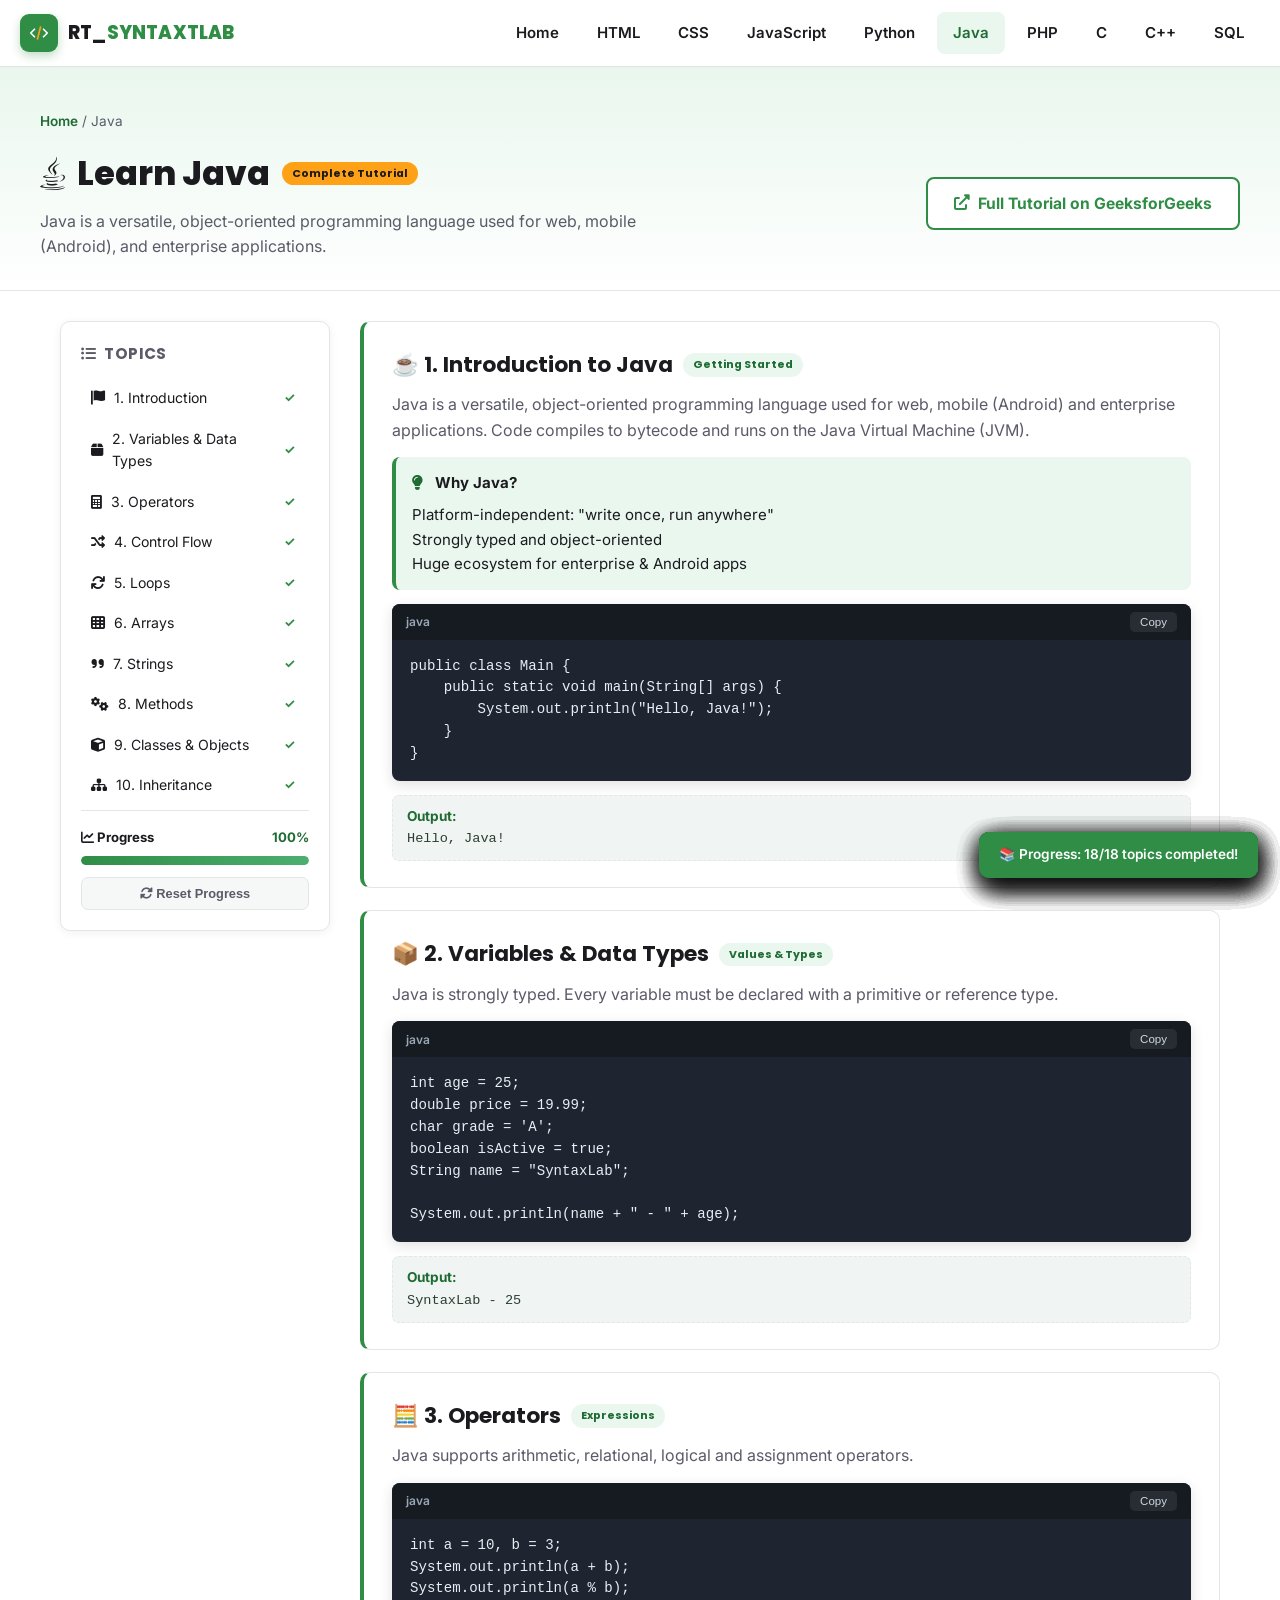
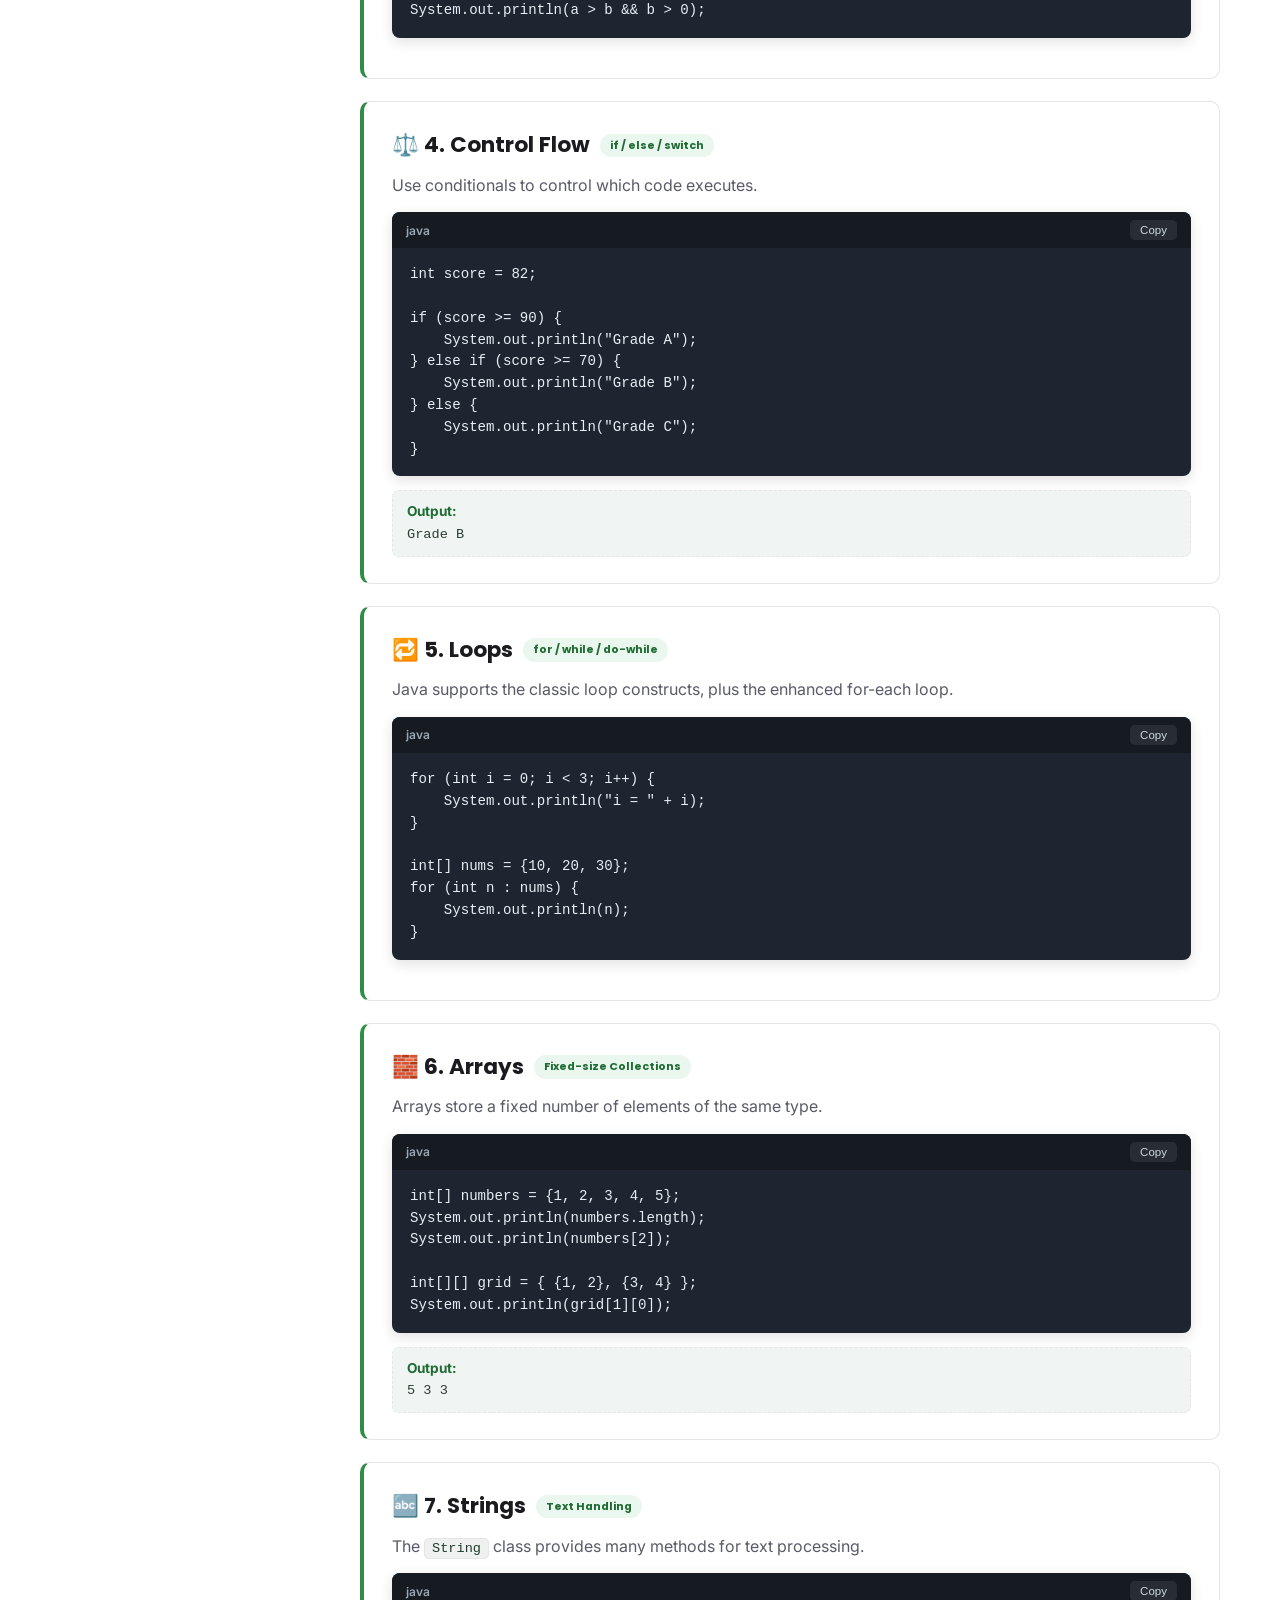
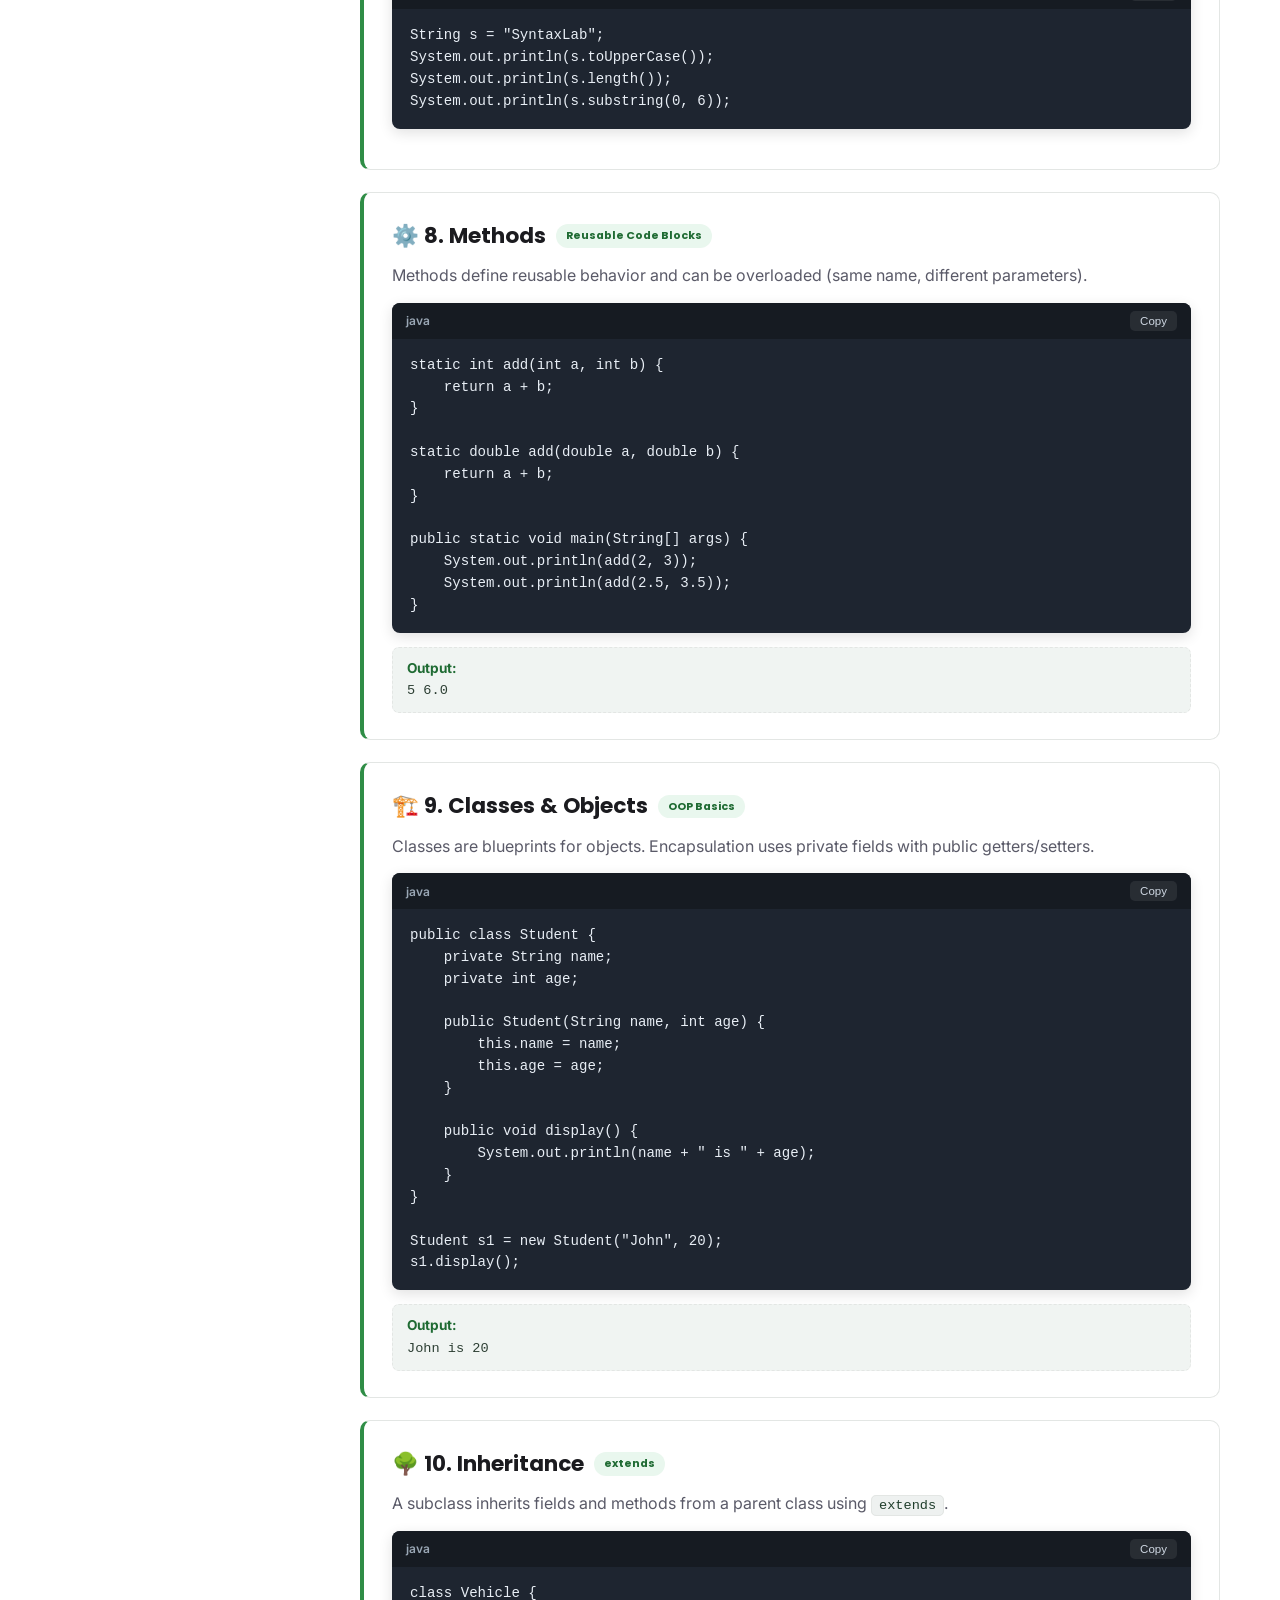
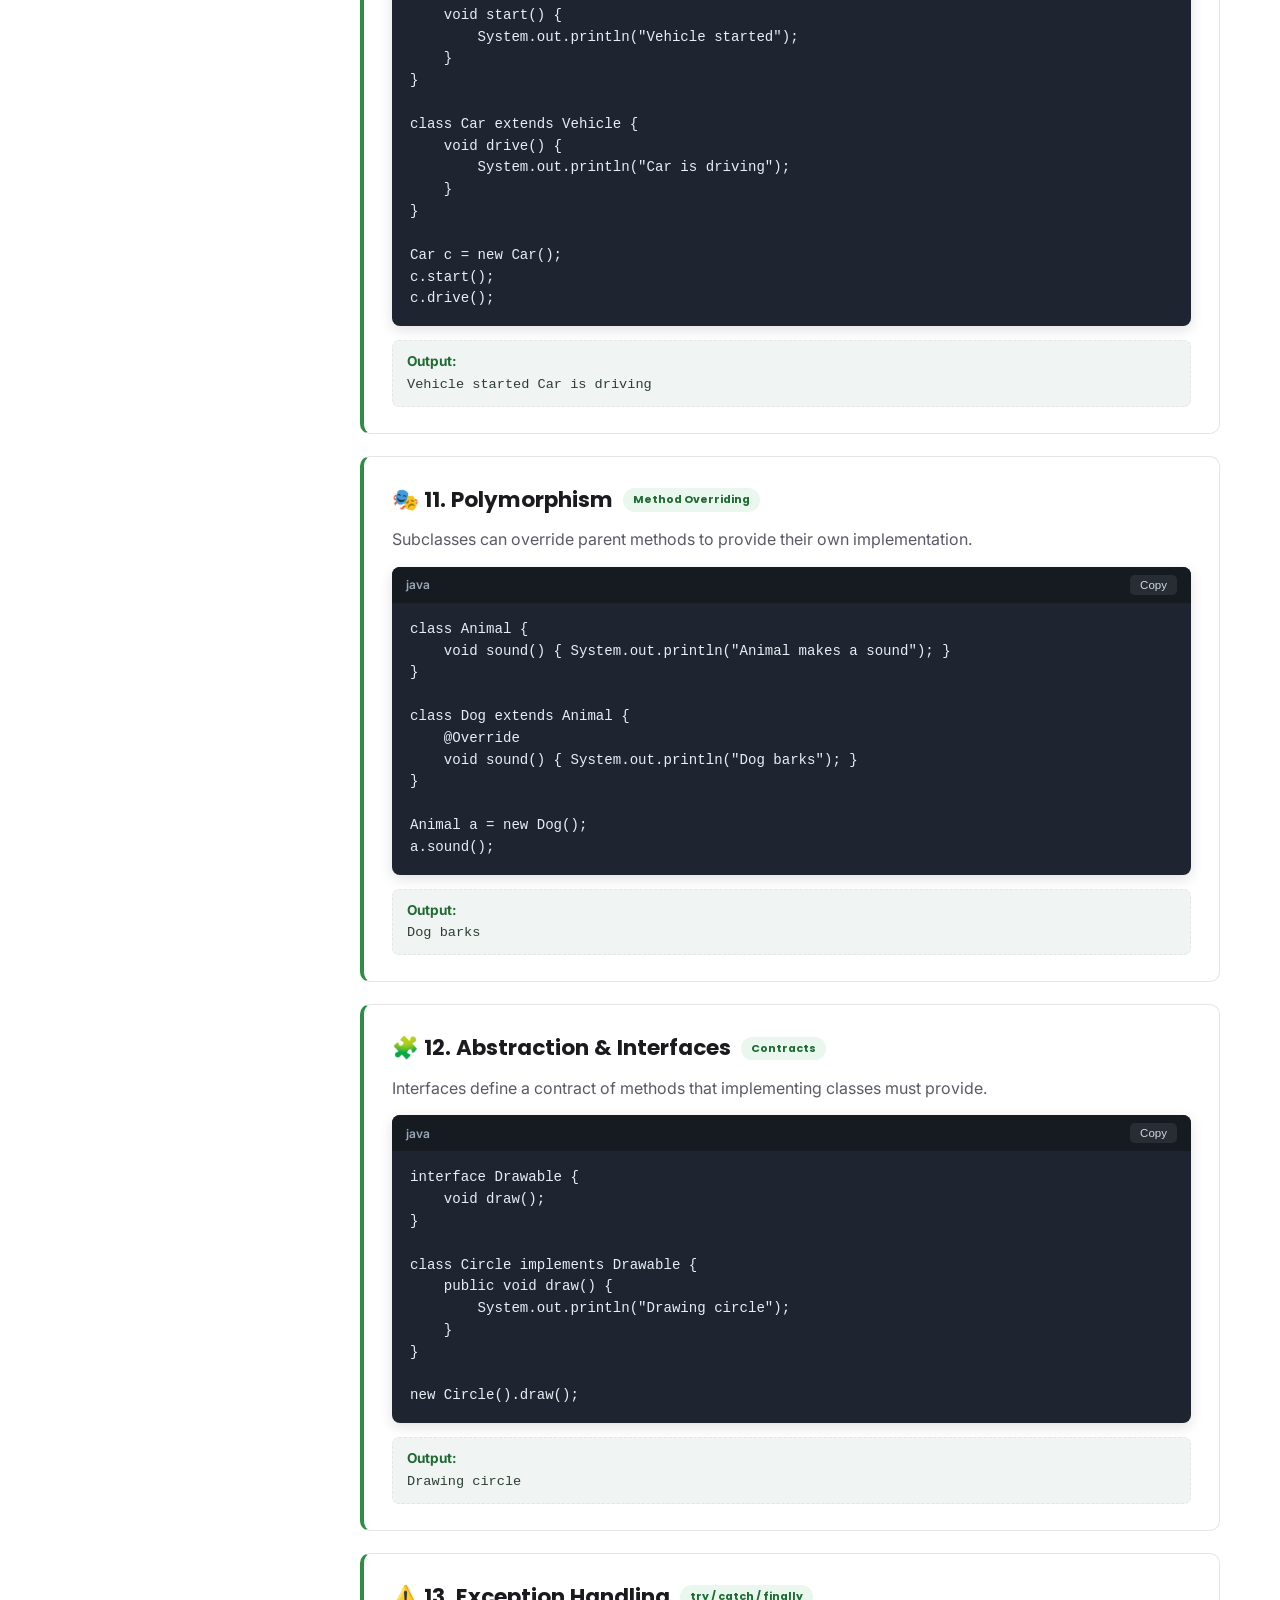
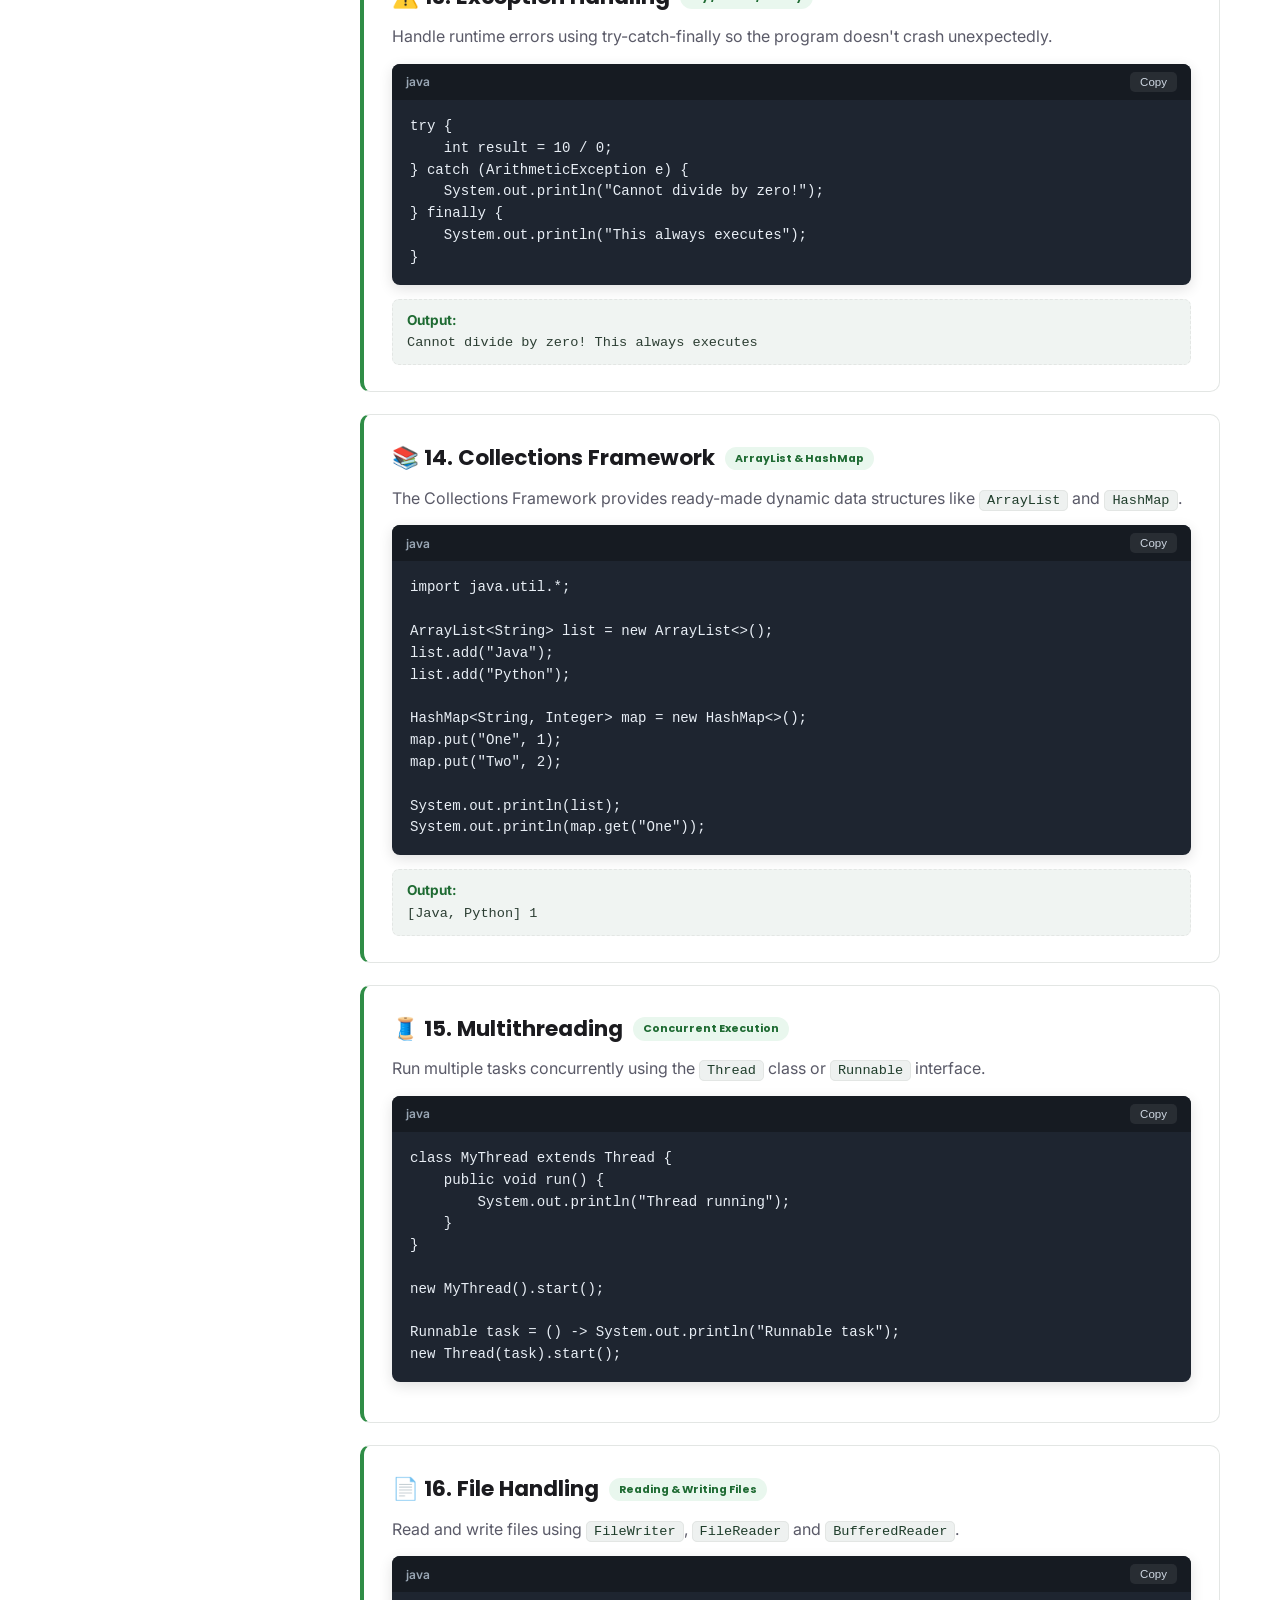
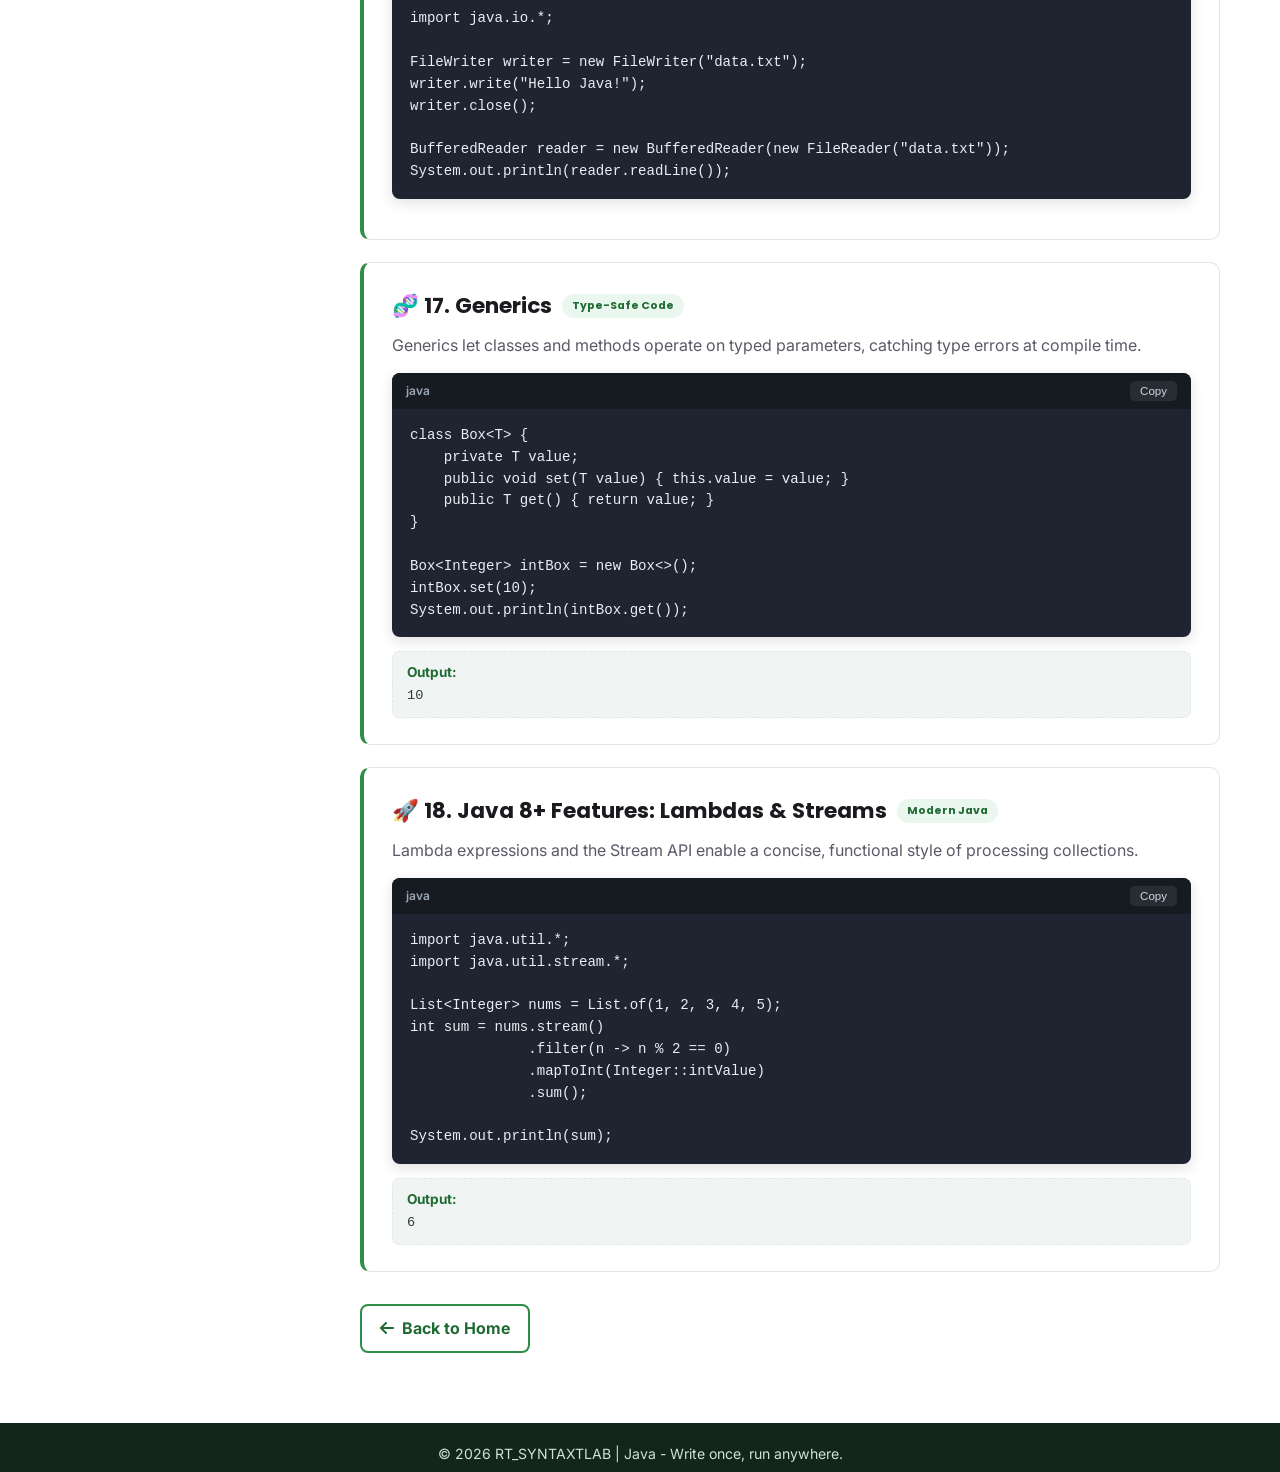
<file: java.html>
<!DOCTYPE html>
<html lang="en">
<head>
    <meta charset="UTF-8">
    <meta name="viewport" content="width=device-width, initial-scale=1.0">
    <title>RT_SYNTAXTLAB | Learn Java</title>
    <meta name="description" content="Learn Java with clear explanations, topic-by-topic lessons and runnable code examples on RT_SYNTAXTLAB.">
    <link rel="icon" type="image/svg+xml" href="logo.svg">
    <link rel="stylesheet" href="style.css">
    <link rel="stylesheet" href="https://cdnjs.cloudflare.com/ajax/libs/font-awesome/6.0.0-beta3/css/all.min.css">
</head>
<body>
<nav class="navbar">
    <div class="nav-container">
        <div class="logo-area" onclick="location.href='index.html'">
            <div class="logo-icon"><img src="logo.svg" alt="RT_SYNTAXTLAB logo"></div>
            <span class="logo-text">RT_<span>SYNTAXTLAB</span></span>
        </div>
        <div class="nav-links">
            <a href="index.html" class="nav-link">Home</a>
            <a href="html.html" class="nav-link">HTML</a>
            <a href="css.html" class="nav-link">CSS</a>
            <a href="javascript.html" class="nav-link">JavaScript</a>
            <a href="python.html" class="nav-link">Python</a>
            <a href="java.html" class="nav-link active">Java</a>
            <a href="php.html" class="nav-link">PHP</a>
            <a href="c.html" class="nav-link">C</a>
            <a href="cpp.html" class="nav-link">C++</a>
            <a href="sql.html" class="nav-link">SQL</a>
        </div>
        <button class="nav-toggle" aria-label="Toggle menu"><span></span><span></span><span></span></button>
    </div>
</nav>
<div class="language-container">
    <div class="language-header">
        <div class="breadcrumb"><a href="index.html">Home</a> / Java</div>
        <div class="language-header-inner">
            <div>
                <h1><i class="fab fa-java"></i> Learn Java <span class="badge">Complete Tutorial</span></h1>
                <p class="intro">Java is a versatile, object-oriented programming language used for web, mobile (Android), and enterprise applications.</p>
            </div>
            <a class="btn btn-outline gfg-source-btn" href="https://www.geeksforgeeks.org/java/java/" target="_blank" rel="noopener">
                <i class="fas fa-external-link-alt"></i> Full Tutorial on GeeksforGeeks
            </a>
        </div>
    </div>

    <div class="content-grid">
        <aside class="topics-sidebar">
            <h3><i class="fas fa-list-ul"></i> Topics</h3>
            <ul class="topic-list">
                <li><i class="fas fa-flag"></i> 1. Introduction</li>
                <li><i class="fas fa-box"></i> 2. Variables & Data Types</li>
                <li><i class="fas fa-calculator"></i> 3. Operators</li>
                <li><i class="fas fa-random"></i> 4. Control Flow</li>
                <li><i class="fas fa-sync"></i> 5. Loops</li>
                <li><i class="fas fa-th"></i> 6. Arrays</li>
                <li><i class="fas fa-quote-right"></i> 7. Strings</li>
                <li><i class="fas fa-cogs"></i> 8. Methods</li>
                <li><i class="fas fa-cube"></i> 9. Classes & Objects</li>
                <li><i class="fas fa-sitemap"></i> 10. Inheritance</li>
                <li><i class="fas fa-theater-masks"></i> 11. Polymorphism</li>
                <li><i class="fas fa-puzzle-piece"></i> 12. Abstraction & Interfaces</li>
                <li><i class="fas fa-exclamation-triangle"></i> 13. Exception Handling</li>
                <li><i class="fas fa-layer-group"></i> 14. Collections Framework</li>
                <li><i class="fas fa-code-branch"></i> 15. Multithreading</li>
                <li><i class="fas fa-file-alt"></i> 16. File Handling</li>
                <li><i class="fas fa-shapes"></i> 17. Generics</li>
                <li><i class="fas fa-bolt"></i> 18. Lambdas & Streams</li>
            </ul>
            <div class="progress-wrapper">
                <div class="progress-label"><span><i class="fas fa-chart-line"></i> Progress</span><span class="progress-percent">0%</span></div>
                <div class="progress-bar"><div class="progress-fill"></div></div>
                <div class="reset-progress">
                    <button class="reset-btn"><i class="fas fa-sync-alt"></i> Reset Progress</button>
                </div>
            </div>
        </aside>

        <main class="main-content">
            <div class="topic-section" id="section1">
                <h2>☕ 1. Introduction to Java <span class="section-badge">Getting Started</span></h2>
                <p>Java is a versatile, object-oriented programming language used for web, mobile (Android) and enterprise applications. Code compiles to bytecode and runs on the Java Virtual Machine (JVM).</p><div class="info-box"><i class="fas fa-lightbulb"></i> <strong>Why Java?</strong><ul style="margin-top:8px;"><li>Platform-independent: "write once, run anywhere"</li><li>Strongly typed and object-oriented</li><li>Huge ecosystem for enterprise & Android apps</li></ul></div>
                <div class="code-block" data-lang="java"><pre>public class Main {
    public static void main(String[] args) {
        System.out.println("Hello, Java!");
    }
}</pre></div>
                <div class="output-block"><b>Output:</b><br>Hello, Java!</div>
                
            </div>

            <div class="topic-section" id="section2">
                <h2>📦 2. Variables & Data Types <span class="section-badge">Values & Types</span></h2>
                <p>Java is strongly typed. Every variable must be declared with a primitive or reference type.</p>
                <div class="code-block" data-lang="java"><pre>int age = 25;
double price = 19.99;
char grade = 'A';
boolean isActive = true;
String name = "SyntaxLab";

System.out.println(name + " - " + age);</pre></div>
                <div class="output-block"><b>Output:</b><br>SyntaxLab - 25</div>
                
            </div>

            <div class="topic-section" id="section3">
                <h2>🧮 3. Operators <span class="section-badge">Expressions</span></h2>
                <p>Java supports arithmetic, relational, logical and assignment operators.</p>
                <div class="code-block" data-lang="java"><pre>int a = 10, b = 3;
System.out.println(a + b);
System.out.println(a % b);
System.out.println(a &gt; b &amp;&amp; b &gt; 0);</pre></div>
                
                
            </div>

            <div class="topic-section" id="section4">
                <h2>⚖️ 4. Control Flow <span class="section-badge">if / else / switch</span></h2>
                <p>Use conditionals to control which code executes.</p>
                <div class="code-block" data-lang="java"><pre>int score = 82;

if (score &gt;= 90) {
    System.out.println("Grade A");
} else if (score &gt;= 70) {
    System.out.println("Grade B");
} else {
    System.out.println("Grade C");
}</pre></div>
                <div class="output-block"><b>Output:</b><br>Grade B</div>
                
            </div>

            <div class="topic-section" id="section5">
                <h2>🔁 5. Loops <span class="section-badge">for / while / do-while</span></h2>
                <p>Java supports the classic loop constructs, plus the enhanced for-each loop.</p>
                <div class="code-block" data-lang="java"><pre>for (int i = 0; i &lt; 3; i++) {
    System.out.println("i = " + i);
}

int[] nums = {10, 20, 30};
for (int n : nums) {
    System.out.println(n);
}</pre></div>
                
                
            </div>

            <div class="topic-section" id="section6">
                <h2>🧱 6. Arrays <span class="section-badge">Fixed-size Collections</span></h2>
                <p>Arrays store a fixed number of elements of the same type.</p>
                <div class="code-block" data-lang="java"><pre>int[] numbers = {1, 2, 3, 4, 5};
System.out.println(numbers.length);
System.out.println(numbers[2]);

int[][] grid = { {1, 2}, {3, 4} };
System.out.println(grid[1][0]);</pre></div>
                <div class="output-block"><b>Output:</b><br>5
3
3</div>
                
            </div>

            <div class="topic-section" id="section7">
                <h2>🔤 7. Strings <span class="section-badge">Text Handling</span></h2>
                <p>The <code class='code-inline'>String</code> class provides many methods for text processing.</p>
                <div class="code-block" data-lang="java"><pre>String s = "SyntaxLab";
System.out.println(s.toUpperCase());
System.out.println(s.length());
System.out.println(s.substring(0, 6));</pre></div>
                
                
            </div>

            <div class="topic-section" id="section8">
                <h2>⚙️ 8. Methods <span class="section-badge">Reusable Code Blocks</span></h2>
                <p>Methods define reusable behavior and can be overloaded (same name, different parameters).</p>
                <div class="code-block" data-lang="java"><pre>static int add(int a, int b) {
    return a + b;
}

static double add(double a, double b) {
    return a + b;
}

public static void main(String[] args) {
    System.out.println(add(2, 3));
    System.out.println(add(2.5, 3.5));
}</pre></div>
                <div class="output-block"><b>Output:</b><br>5
6.0</div>
                
            </div>

            <div class="topic-section" id="section9">
                <h2>🏗️ 9. Classes & Objects <span class="section-badge">OOP Basics</span></h2>
                <p>Classes are blueprints for objects. Encapsulation uses private fields with public getters/setters.</p>
                <div class="code-block" data-lang="java"><pre>public class Student {
    private String name;
    private int age;

    public Student(String name, int age) {
        this.name = name;
        this.age = age;
    }

    public void display() {
        System.out.println(name + " is " + age);
    }
}

Student s1 = new Student("John", 20);
s1.display();</pre></div>
                <div class="output-block"><b>Output:</b><br>John is 20</div>
                
            </div>

            <div class="topic-section" id="section10">
                <h2>🌳 10. Inheritance <span class="section-badge">extends</span></h2>
                <p>A subclass inherits fields and methods from a parent class using <code class='code-inline'>extends</code>.</p>
                <div class="code-block" data-lang="java"><pre>class Vehicle {
    void start() {
        System.out.println("Vehicle started");
    }
}

class Car extends Vehicle {
    void drive() {
        System.out.println("Car is driving");
    }
}

Car c = new Car();
c.start();
c.drive();</pre></div>
                <div class="output-block"><b>Output:</b><br>Vehicle started
Car is driving</div>
                
            </div>

            <div class="topic-section" id="section11">
                <h2>🎭 11. Polymorphism <span class="section-badge">Method Overriding</span></h2>
                <p>Subclasses can override parent methods to provide their own implementation.</p>
                <div class="code-block" data-lang="java"><pre>class Animal {
    void sound() { System.out.println("Animal makes a sound"); }
}

class Dog extends Animal {
    @Override
    void sound() { System.out.println("Dog barks"); }
}

Animal a = new Dog();
a.sound();</pre></div>
                <div class="output-block"><b>Output:</b><br>Dog barks</div>
                
            </div>

            <div class="topic-section" id="section12">
                <h2>🧩 12. Abstraction & Interfaces <span class="section-badge">Contracts</span></h2>
                <p>Interfaces define a contract of methods that implementing classes must provide.</p>
                <div class="code-block" data-lang="java"><pre>interface Drawable {
    void draw();
}

class Circle implements Drawable {
    public void draw() {
        System.out.println("Drawing circle");
    }
}

new Circle().draw();</pre></div>
                <div class="output-block"><b>Output:</b><br>Drawing circle</div>
                
            </div>

            <div class="topic-section" id="section13">
                <h2>⚠️ 13. Exception Handling <span class="section-badge">try / catch / finally</span></h2>
                <p>Handle runtime errors using try-catch-finally so the program doesn't crash unexpectedly.</p>
                <div class="code-block" data-lang="java"><pre>try {
    int result = 10 / 0;
} catch (ArithmeticException e) {
    System.out.println("Cannot divide by zero!");
} finally {
    System.out.println("This always executes");
}</pre></div>
                <div class="output-block"><b>Output:</b><br>Cannot divide by zero!
This always executes</div>
                
            </div>

            <div class="topic-section" id="section14">
                <h2>📚 14. Collections Framework <span class="section-badge">ArrayList & HashMap</span></h2>
                <p>The Collections Framework provides ready-made dynamic data structures like <code class='code-inline'>ArrayList</code> and <code class='code-inline'>HashMap</code>.</p>
                <div class="code-block" data-lang="java"><pre>import java.util.*;

ArrayList&lt;String&gt; list = new ArrayList&lt;&gt;();
list.add("Java");
list.add("Python");

HashMap&lt;String, Integer&gt; map = new HashMap&lt;&gt;();
map.put("One", 1);
map.put("Two", 2);

System.out.println(list);
System.out.println(map.get("One"));</pre></div>
                <div class="output-block"><b>Output:</b><br>[Java, Python]
1</div>
                
            </div>

            <div class="topic-section" id="section15">
                <h2>🧵 15. Multithreading <span class="section-badge">Concurrent Execution</span></h2>
                <p>Run multiple tasks concurrently using the <code class='code-inline'>Thread</code> class or <code class='code-inline'>Runnable</code> interface.</p>
                <div class="code-block" data-lang="java"><pre>class MyThread extends Thread {
    public void run() {
        System.out.println("Thread running");
    }
}

new MyThread().start();

Runnable task = () -&gt; System.out.println("Runnable task");
new Thread(task).start();</pre></div>
                
                
            </div>

            <div class="topic-section" id="section16">
                <h2>📄 16. File Handling <span class="section-badge">Reading & Writing Files</span></h2>
                <p>Read and write files using <code class='code-inline'>FileWriter</code>, <code class='code-inline'>FileReader</code> and <code class='code-inline'>BufferedReader</code>.</p>
                <div class="code-block" data-lang="java"><pre>import java.io.*;

FileWriter writer = new FileWriter("data.txt");
writer.write("Hello Java!");
writer.close();

BufferedReader reader = new BufferedReader(new FileReader("data.txt"));
System.out.println(reader.readLine());</pre></div>
                
                
            </div>

            <div class="topic-section" id="section17">
                <h2>🧬 17. Generics <span class="section-badge">Type-Safe Code</span></h2>
                <p>Generics let classes and methods operate on typed parameters, catching type errors at compile time.</p>
                <div class="code-block" data-lang="java"><pre>class Box&lt;T&gt; {
    private T value;
    public void set(T value) { this.value = value; }
    public T get() { return value; }
}

Box&lt;Integer&gt; intBox = new Box&lt;&gt;();
intBox.set(10);
System.out.println(intBox.get());</pre></div>
                <div class="output-block"><b>Output:</b><br>10</div>
                
            </div>

            <div class="topic-section" id="section18">
                <h2>🚀 18. Java 8+ Features: Lambdas & Streams <span class="section-badge">Modern Java</span></h2>
                <p>Lambda expressions and the Stream API enable a concise, functional style of processing collections.</p>
                <div class="code-block" data-lang="java"><pre>import java.util.*;
import java.util.stream.*;

List&lt;Integer&gt; nums = List.of(1, 2, 3, 4, 5);
int sum = nums.stream()
              .filter(n -&gt; n % 2 == 0)
              .mapToInt(Integer::intValue)
              .sum();

System.out.println(sum);</pre></div>
                <div class="output-block"><b>Output:</b><br>6</div>
                
            </div>


            <a href="index.html" class="back-home"><i class="fas fa-arrow-left"></i> Back to Home</a>
        </main>
    </div>
</div>

<footer class="footer"><p>© 2026 RT_SYNTAXTLAB | Java - Write once, run anywhere.</p></footer>
<script src="script.js"></script>
</body>
</html>
</file>
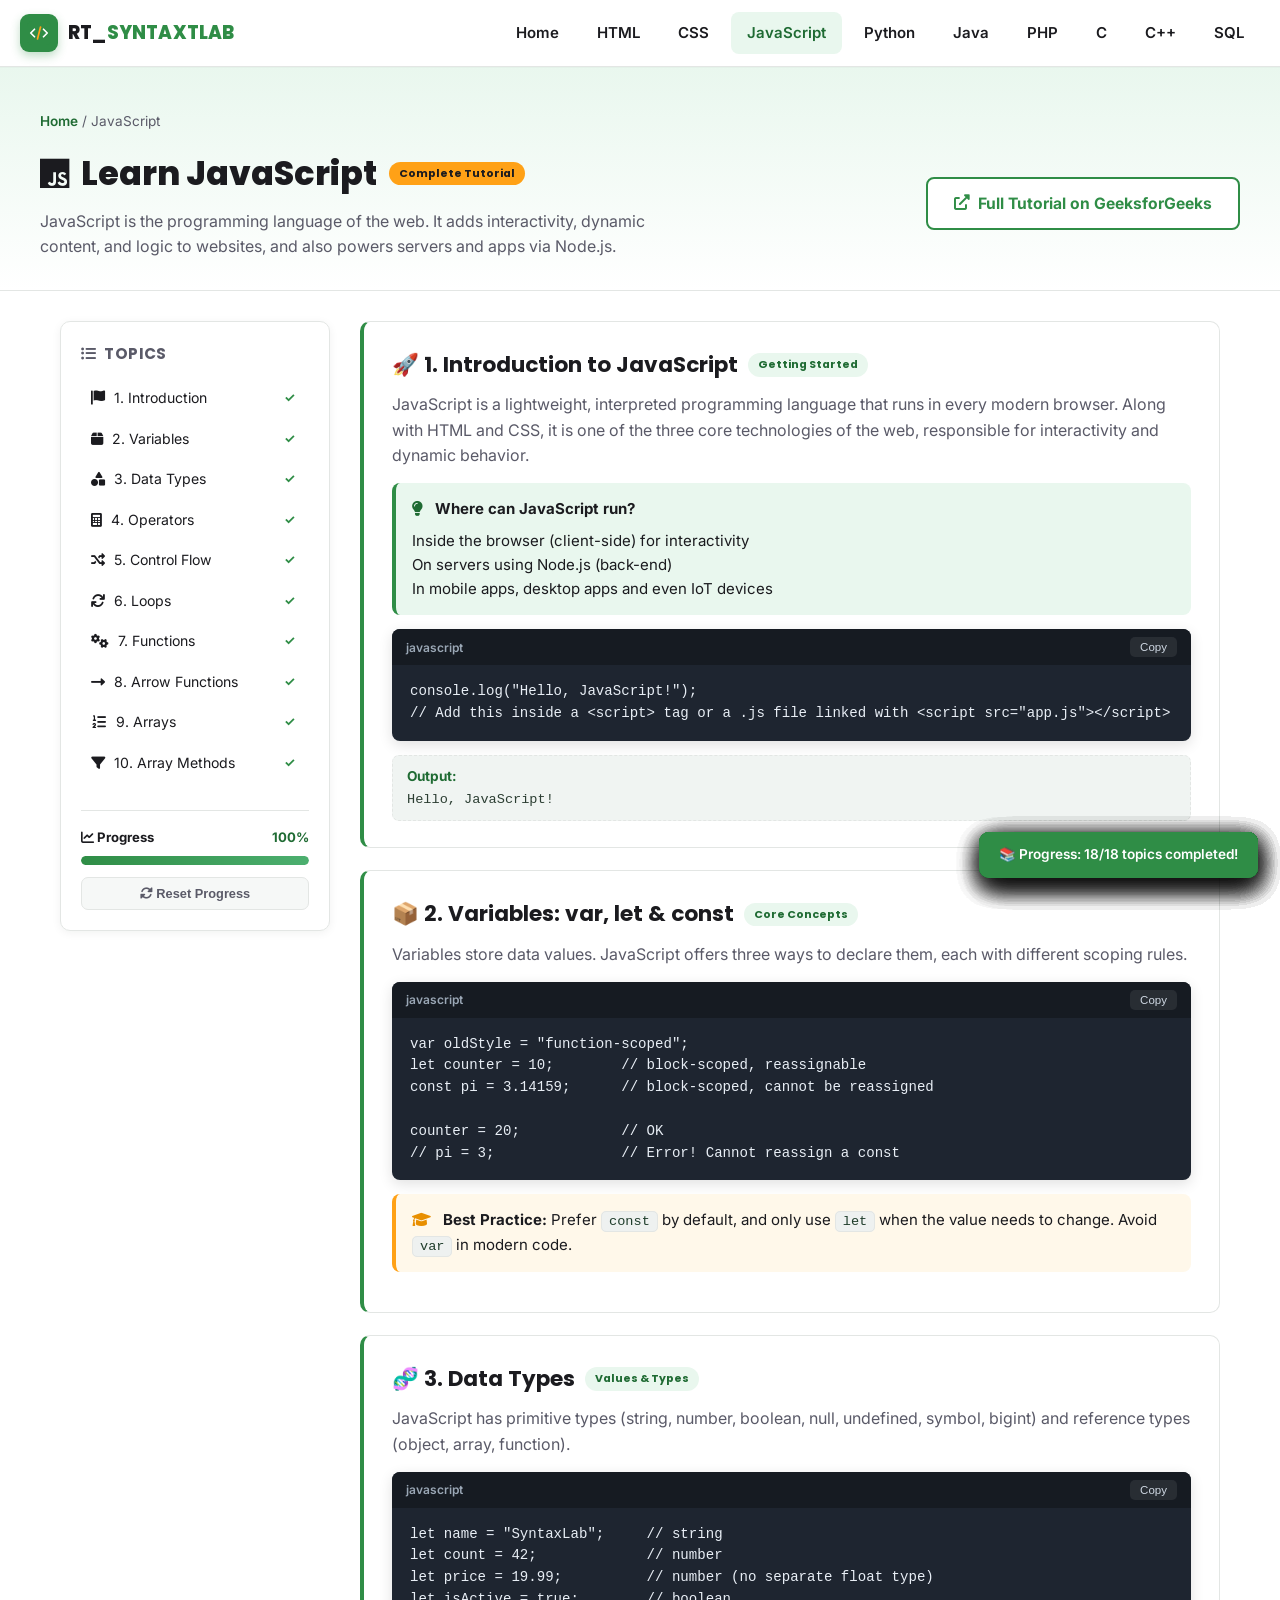
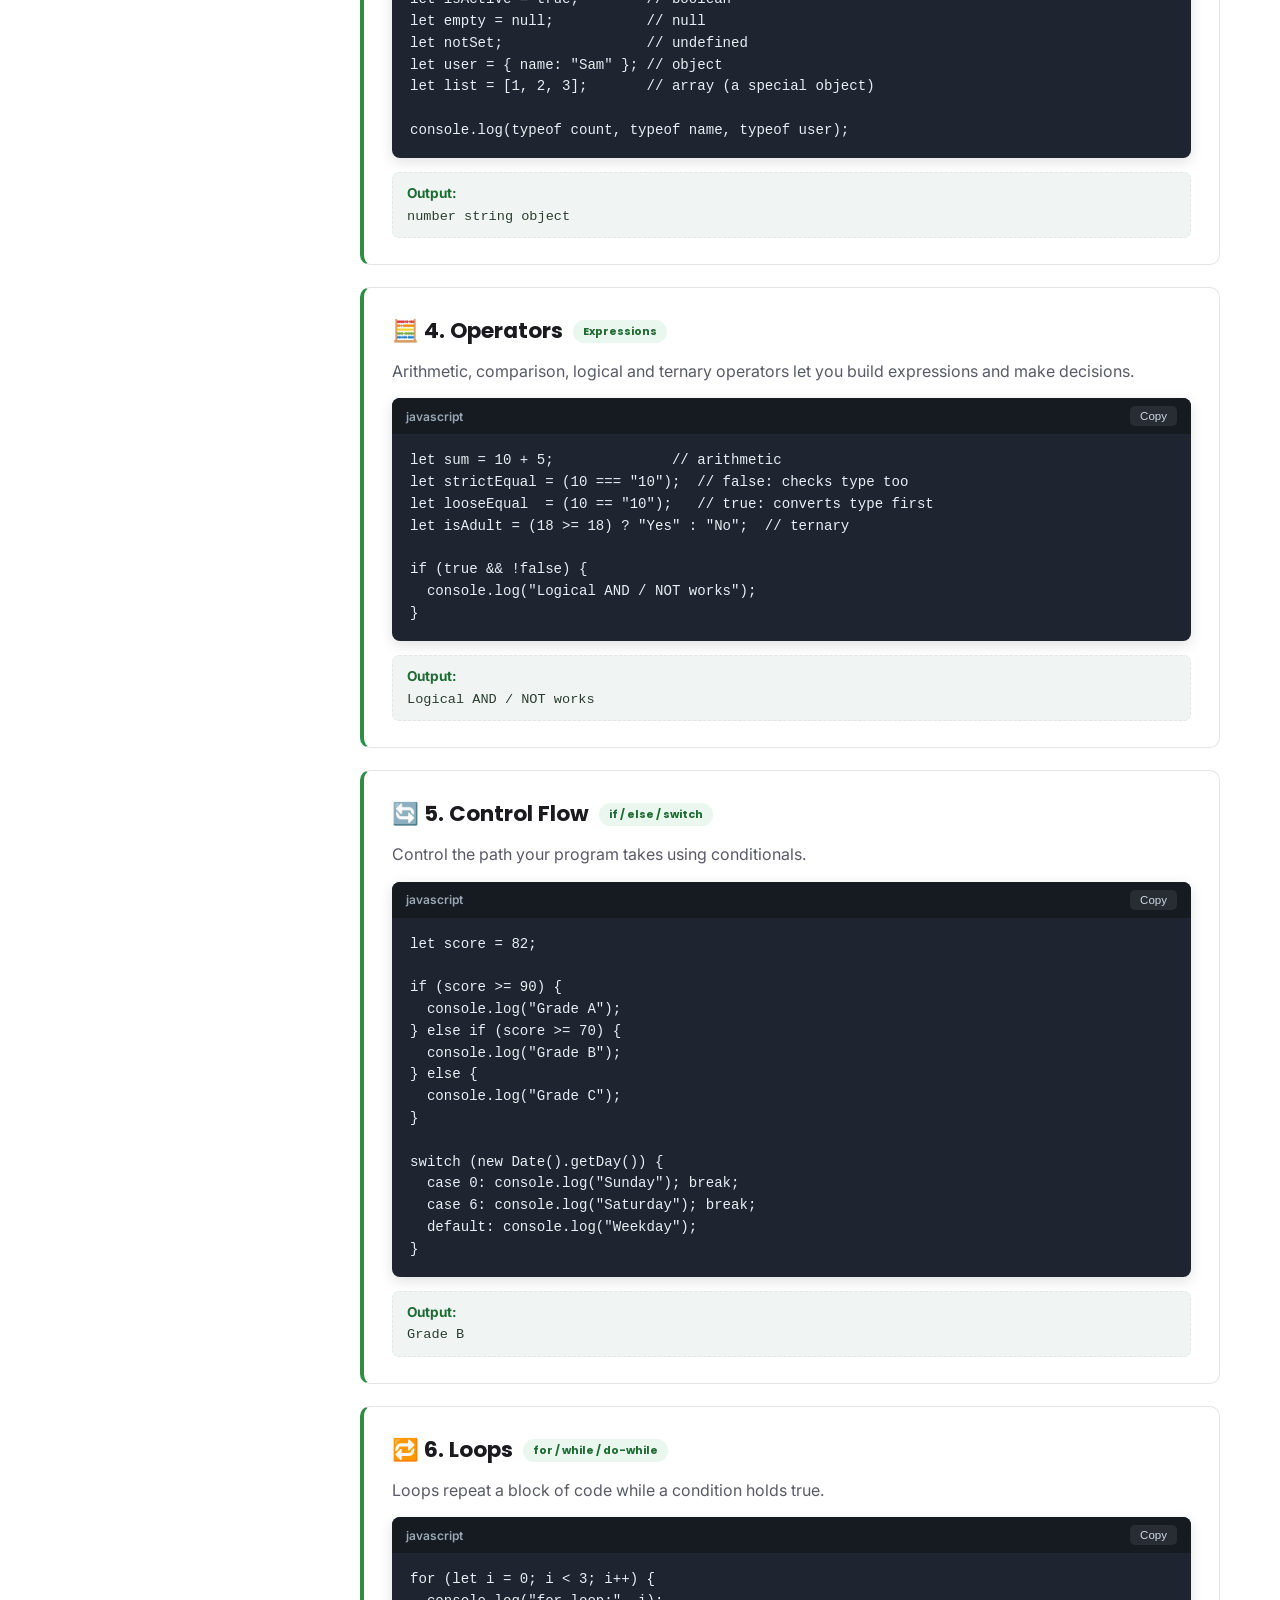
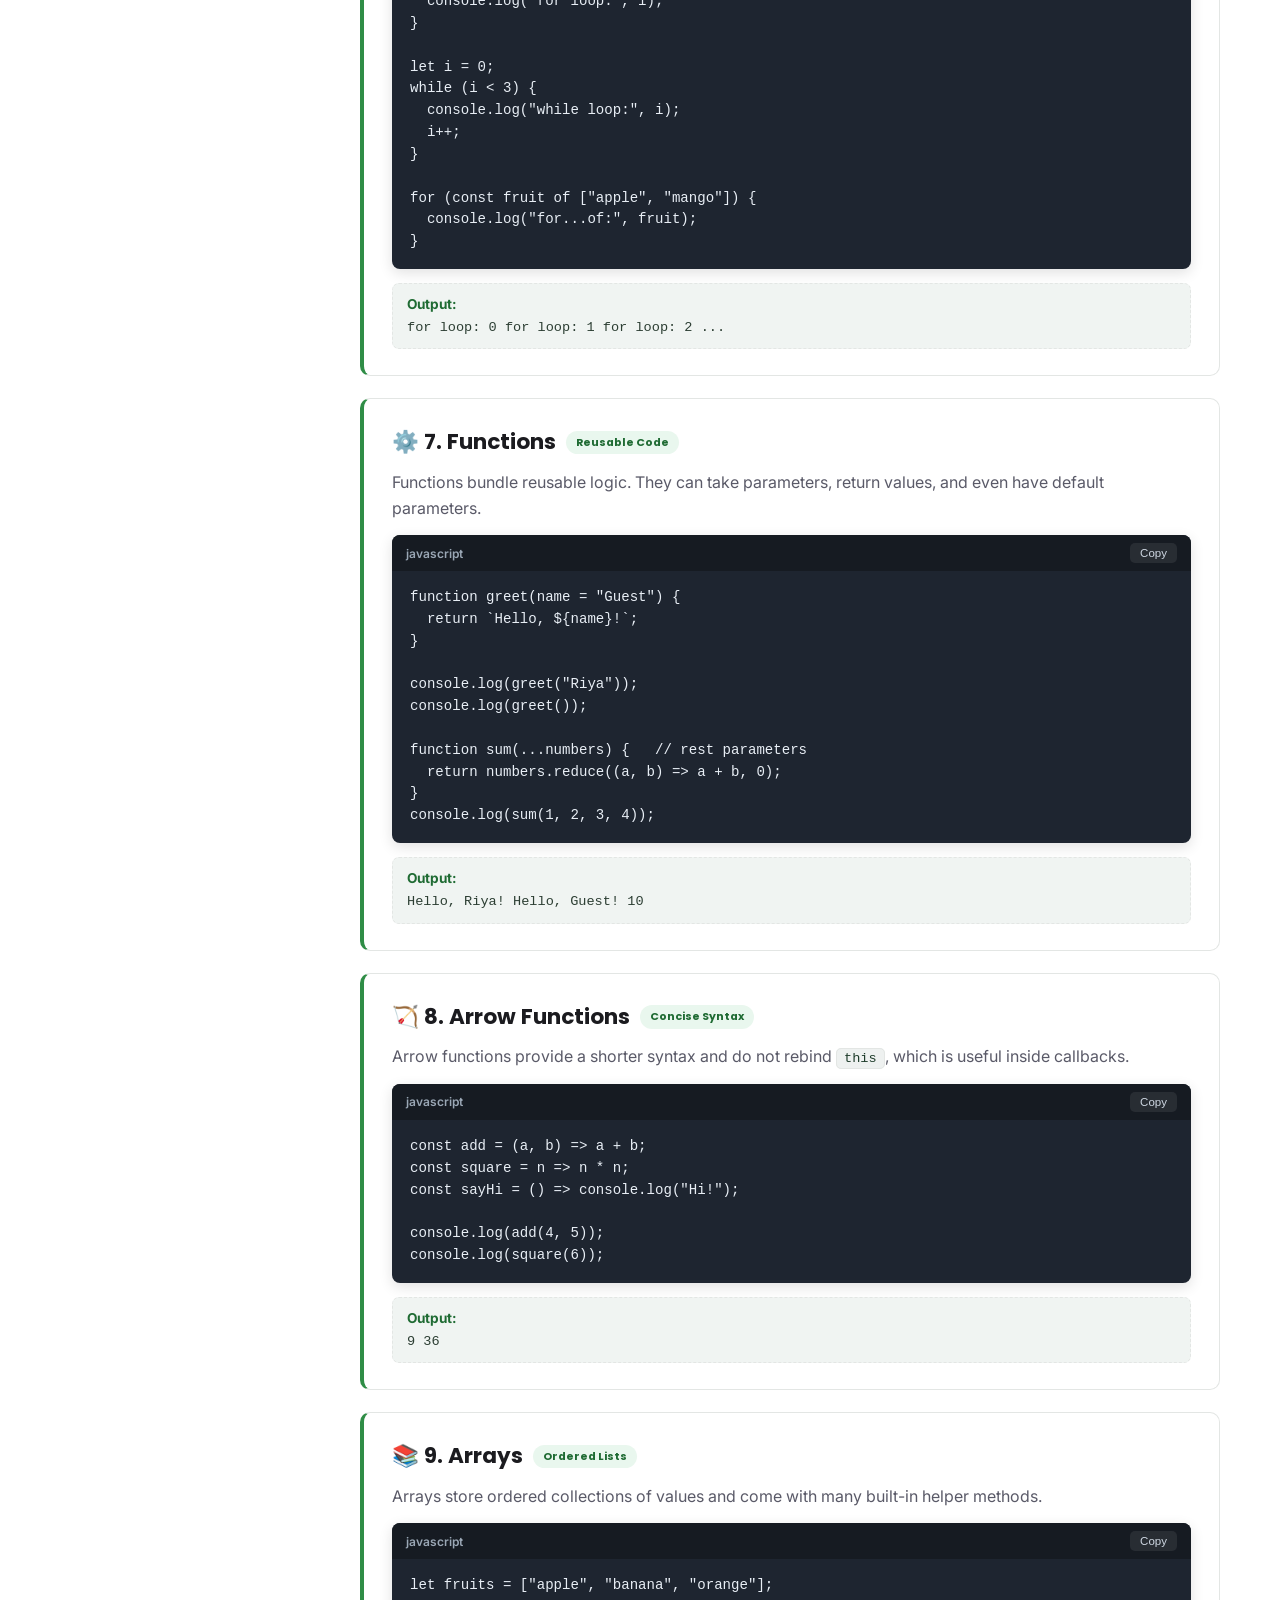
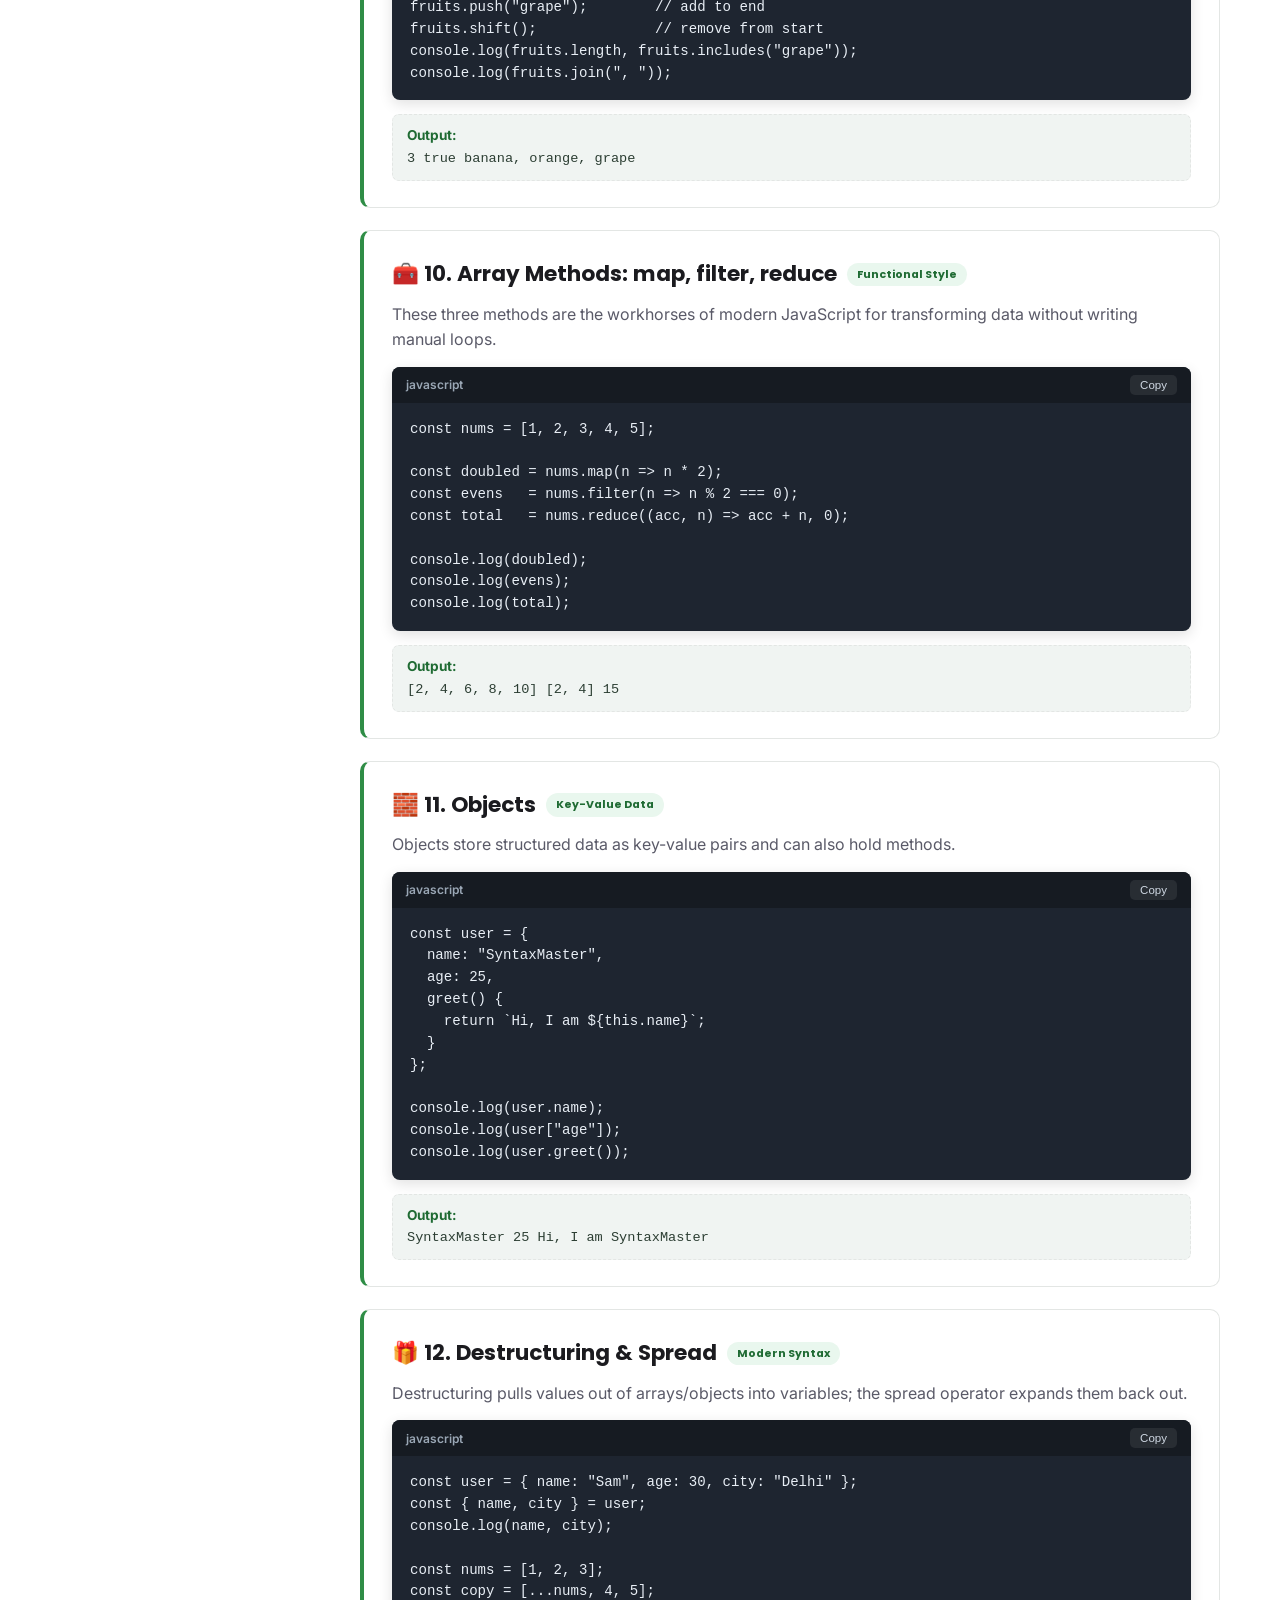
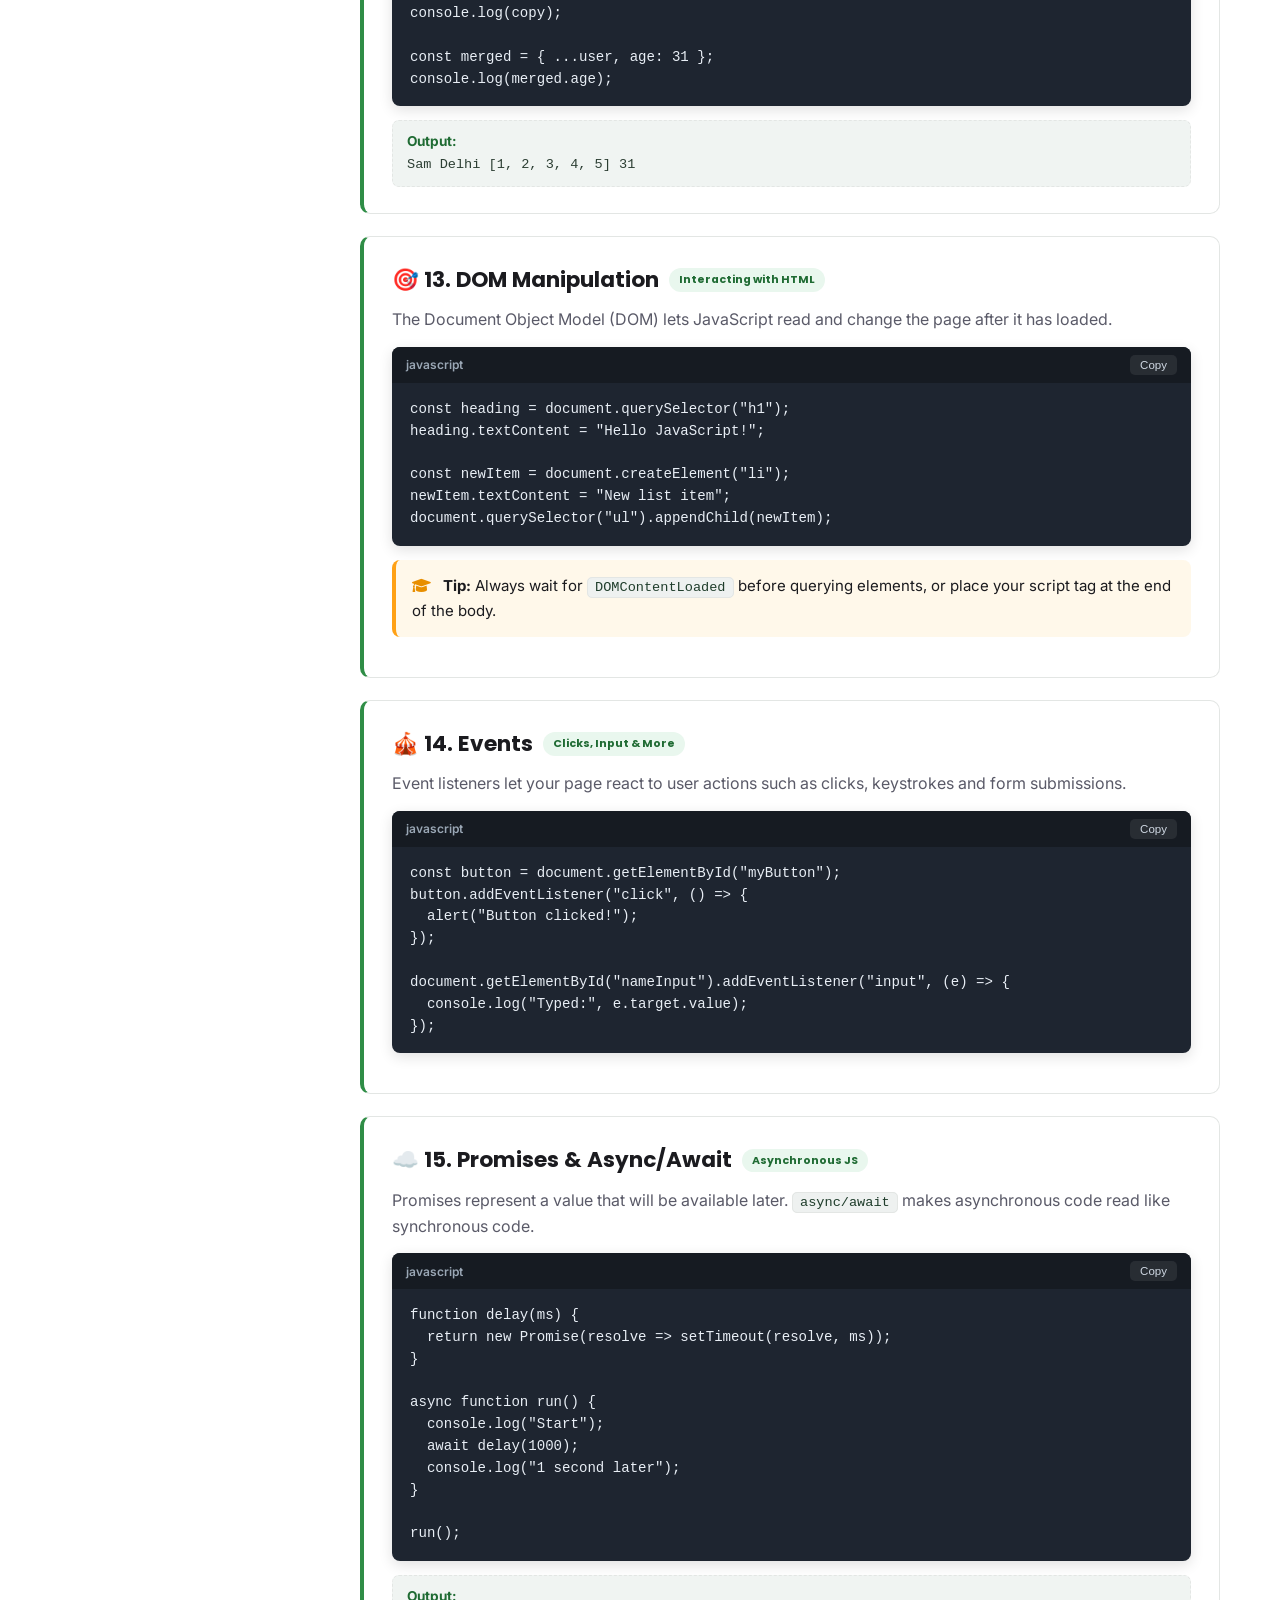
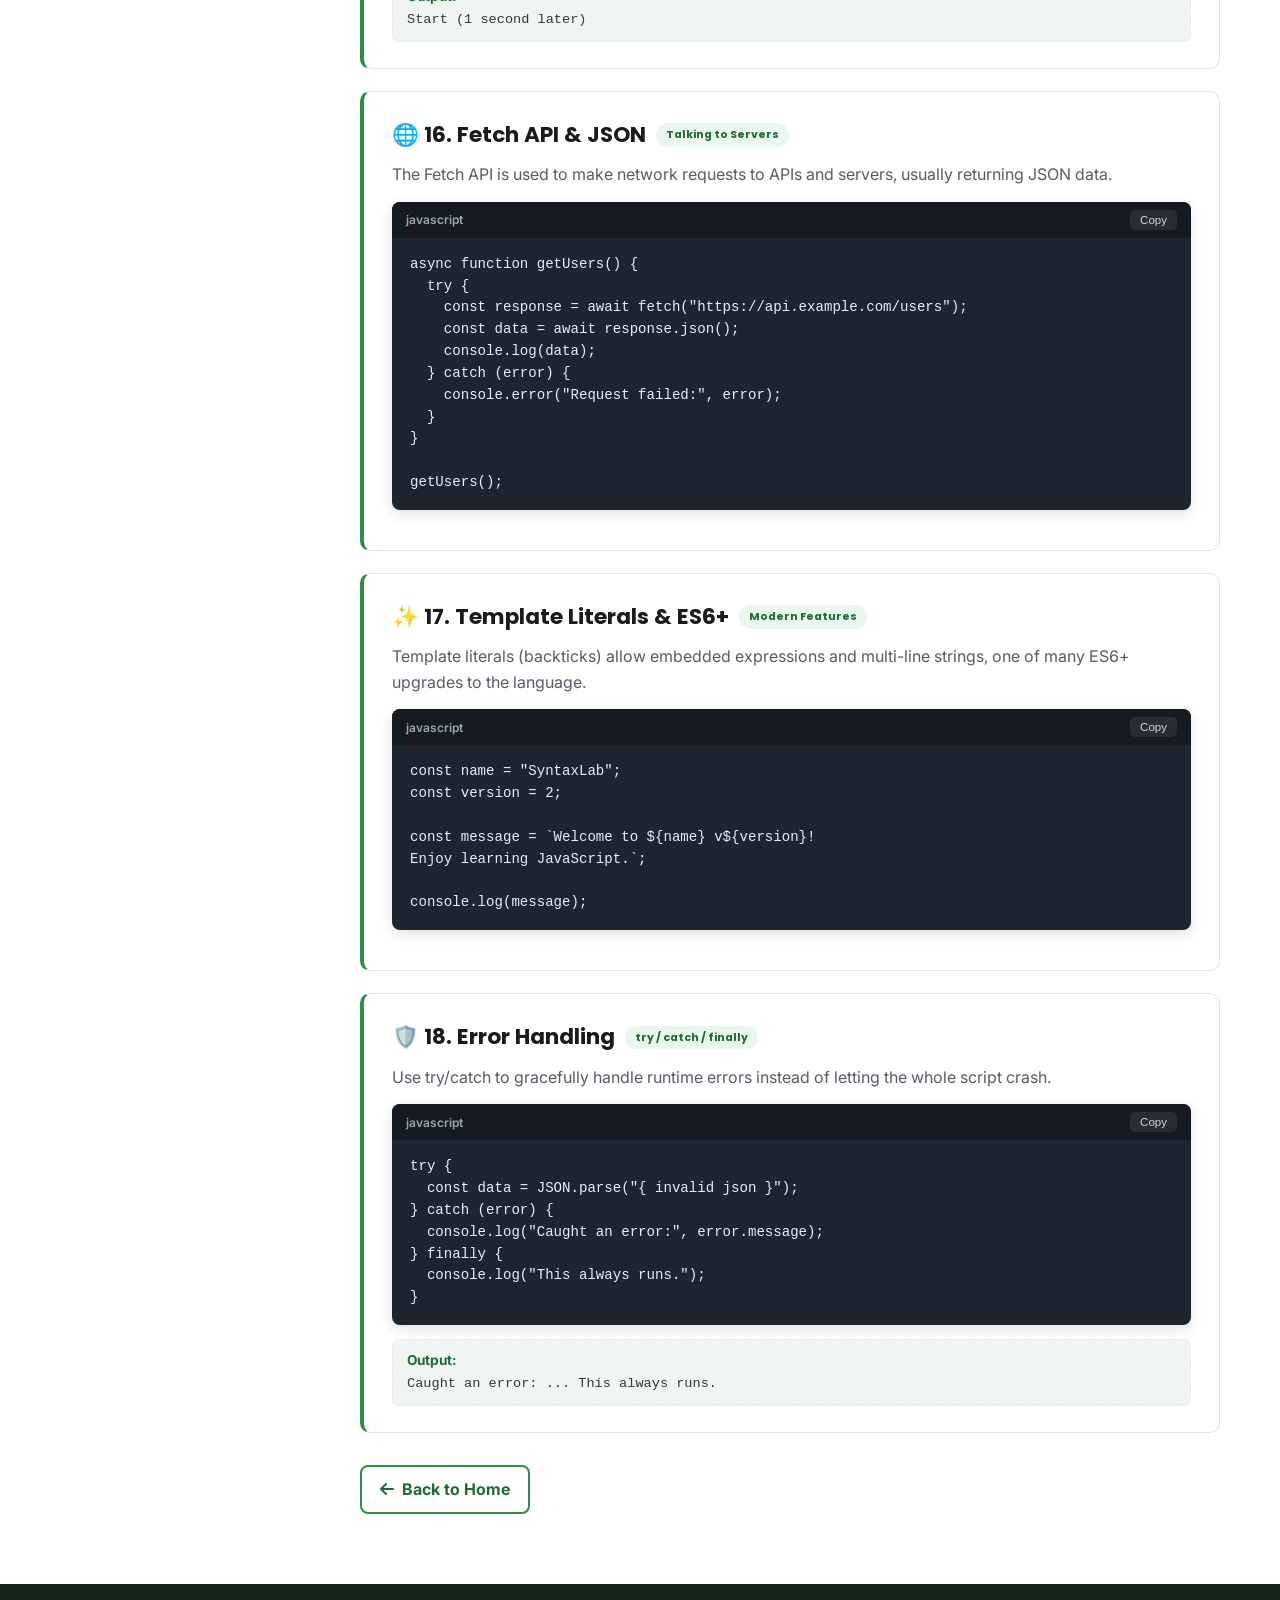
<file: javascript.html>
<!DOCTYPE html>
<html lang="en">
<head>
    <meta charset="UTF-8">
    <meta name="viewport" content="width=device-width, initial-scale=1.0">
    <title>RT_SYNTAXTLAB | Learn JavaScript</title>
    <meta name="description" content="Learn JavaScript with clear explanations, topic-by-topic lessons and runnable code examples on RT_SYNTAXTLAB.">
    <link rel="icon" type="image/svg+xml" href="logo.svg">
    <link rel="stylesheet" href="style.css">
    <link rel="stylesheet" href="https://cdnjs.cloudflare.com/ajax/libs/font-awesome/6.0.0-beta3/css/all.min.css">
</head>
<body>
<nav class="navbar">
    <div class="nav-container">
        <div class="logo-area" onclick="location.href='index.html'">
            <div class="logo-icon"><img src="logo.svg" alt="RT_SYNTAXTLAB logo"></div>
            <span class="logo-text">RT_<span>SYNTAXTLAB</span></span>
        </div>
        <div class="nav-links">
            <a href="index.html" class="nav-link">Home</a>
            <a href="html.html" class="nav-link">HTML</a>
            <a href="css.html" class="nav-link">CSS</a>
            <a href="javascript.html" class="nav-link active">JavaScript</a>
            <a href="python.html" class="nav-link">Python</a>
            <a href="java.html" class="nav-link">Java</a>
            <a href="php.html" class="nav-link">PHP</a>
            <a href="c.html" class="nav-link">C</a>
            <a href="cpp.html" class="nav-link">C++</a>
            <a href="sql.html" class="nav-link">SQL</a>
        </div>
        <button class="nav-toggle" aria-label="Toggle menu"><span></span><span></span><span></span></button>
    </div>
</nav>
<div class="language-container">
    <div class="language-header">
        <div class="breadcrumb"><a href="index.html">Home</a> / JavaScript</div>
        <div class="language-header-inner">
            <div>
                <h1><i class="fab fa-js"></i> Learn JavaScript <span class="badge">Complete Tutorial</span></h1>
                <p class="intro">JavaScript is the programming language of the web. It adds interactivity, dynamic content, and logic to websites, and also powers servers and apps via Node.js.</p>
            </div>
            <a class="btn btn-outline gfg-source-btn" href="https://www.geeksforgeeks.org/javascript/javascript-tutorial/" target="_blank" rel="noopener">
                <i class="fas fa-external-link-alt"></i> Full Tutorial on GeeksforGeeks
            </a>
        </div>
    </div>

    <div class="content-grid">
        <aside class="topics-sidebar">
            <h3><i class="fas fa-list-ul"></i> Topics</h3>
            <ul class="topic-list">
                <li><i class="fas fa-flag"></i> 1. Introduction</li>
                <li><i class="fas fa-box"></i> 2. Variables</li>
                <li><i class="fas fa-shapes"></i> 3. Data Types</li>
                <li><i class="fas fa-calculator"></i> 4. Operators</li>
                <li><i class="fas fa-random"></i> 5. Control Flow</li>
                <li><i class="fas fa-sync"></i> 6. Loops</li>
                <li><i class="fas fa-cogs"></i> 7. Functions</li>
                <li><i class="fas fa-long-arrow-alt-right"></i> 8. Arrow Functions</li>
                <li><i class="fas fa-list-ol"></i> 9. Arrays</li>
                <li><i class="fas fa-filter"></i> 10. Array Methods</li>
                <li><i class="fas fa-cube"></i> 11. Objects</li>
                <li><i class="fas fa-box-open"></i> 12. Destructuring & Spread</li>
                <li><i class="fas fa-crosshairs"></i> 13. DOM Manipulation</li>
                <li><i class="fas fa-mouse-pointer"></i> 14. Events</li>
                <li><i class="fas fa-cloud"></i> 15. Async / Promises</li>
                <li><i class="fas fa-satellite-dish"></i> 16. Fetch API</li>
                <li><i class="fas fa-magic"></i> 17. ES6+ Features</li>
                <li><i class="fas fa-exclamation-triangle"></i> 18. Error Handling</li>
            </ul>
            <div class="progress-wrapper">
                <div class="progress-label"><span><i class="fas fa-chart-line"></i> Progress</span><span class="progress-percent">0%</span></div>
                <div class="progress-bar"><div class="progress-fill"></div></div>
                <div class="reset-progress">
                    <button class="reset-btn"><i class="fas fa-sync-alt"></i> Reset Progress</button>
                </div>
            </div>
        </aside>

        <main class="main-content">
            <div class="topic-section" id="section1">
                <h2>🚀 1. Introduction to JavaScript <span class="section-badge">Getting Started</span></h2>
                <p>JavaScript is a lightweight, interpreted programming language that runs in every modern browser. Along with HTML and CSS, it is one of the three core technologies of the web, responsible for interactivity and dynamic behavior.</p><div class="info-box"><i class="fas fa-lightbulb"></i> <strong>Where can JavaScript run?</strong><ul style="margin-top:8px;"><li>Inside the browser (client-side) for interactivity</li><li>On servers using Node.js (back-end)</li><li>In mobile apps, desktop apps and even IoT devices</li></ul></div>
                <div class="code-block" data-lang="javascript"><pre>console.log("Hello, JavaScript!");
// Add this inside a &lt;script&gt; tag or a .js file linked with &lt;script src="app.js"&gt;&lt;/script&gt;</pre></div>
                <div class="output-block"><b>Output:</b><br>Hello, JavaScript!</div>
                
            </div>

            <div class="topic-section" id="section2">
                <h2>📦 2. Variables: var, let & const <span class="section-badge">Core Concepts</span></h2>
                <p>Variables store data values. JavaScript offers three ways to declare them, each with different scoping rules.</p>
                <div class="code-block" data-lang="javascript"><pre>var oldStyle = "function-scoped";
let counter = 10;        // block-scoped, reassignable
const pi = 3.14159;      // block-scoped, cannot be reassigned

counter = 20;            // OK
// pi = 3;               // Error! Cannot reassign a const</pre></div>
                
                <div class="tip-box"><i class="fas fa-graduation-cap"></i> <strong>Best Practice:</strong> Prefer <code class='code-inline'>const</code> by default, and only use <code class='code-inline'>let</code> when the value needs to change. Avoid <code class='code-inline'>var</code> in modern code.</div>
            </div>

            <div class="topic-section" id="section3">
                <h2>🧬 3. Data Types <span class="section-badge">Values & Types</span></h2>
                <p>JavaScript has primitive types (string, number, boolean, null, undefined, symbol, bigint) and reference types (object, array, function).</p>
                <div class="code-block" data-lang="javascript"><pre>let name = "SyntaxLab";     // string
let count = 42;             // number
let price = 19.99;          // number (no separate float type)
let isActive = true;        // boolean
let empty = null;           // null
let notSet;                 // undefined
let user = { name: "Sam" }; // object
let list = [1, 2, 3];       // array (a special object)

console.log(typeof count, typeof name, typeof user);</pre></div>
                <div class="output-block"><b>Output:</b><br>number string object</div>
                
            </div>

            <div class="topic-section" id="section4">
                <h2>🧮 4. Operators <span class="section-badge">Expressions</span></h2>
                <p>Arithmetic, comparison, logical and ternary operators let you build expressions and make decisions.</p>
                <div class="code-block" data-lang="javascript"><pre>let sum = 10 + 5;              // arithmetic
let strictEqual = (10 === "10");  // false: checks type too
let looseEqual  = (10 == "10");   // true: converts type first
let isAdult = (18 &gt;= 18) ? "Yes" : "No";  // ternary

if (true &amp;&amp; !false) {
  console.log("Logical AND / NOT works");
}</pre></div>
                <div class="output-block"><b>Output:</b><br>Logical AND / NOT works</div>
                
            </div>

            <div class="topic-section" id="section5">
                <h2>🔄 5. Control Flow <span class="section-badge">if / else / switch</span></h2>
                <p>Control the path your program takes using conditionals.</p>
                <div class="code-block" data-lang="javascript"><pre>let score = 82;

if (score &gt;= 90) {
  console.log("Grade A");
} else if (score &gt;= 70) {
  console.log("Grade B");
} else {
  console.log("Grade C");
}

switch (new Date().getDay()) {
  case 0: console.log("Sunday"); break;
  case 6: console.log("Saturday"); break;
  default: console.log("Weekday");
}</pre></div>
                <div class="output-block"><b>Output:</b><br>Grade B</div>
                
            </div>

            <div class="topic-section" id="section6">
                <h2>🔁 6. Loops <span class="section-badge">for / while / do-while</span></h2>
                <p>Loops repeat a block of code while a condition holds true.</p>
                <div class="code-block" data-lang="javascript"><pre>for (let i = 0; i &lt; 3; i++) {
  console.log("for loop:", i);
}

let i = 0;
while (i &lt; 3) {
  console.log("while loop:", i);
  i++;
}

for (const fruit of ["apple", "mango"]) {
  console.log("for...of:", fruit);
}</pre></div>
                <div class="output-block"><b>Output:</b><br>for loop: 0
for loop: 1
for loop: 2 ...</div>
                
            </div>

            <div class="topic-section" id="section7">
                <h2>⚙️ 7. Functions <span class="section-badge">Reusable Code</span></h2>
                <p>Functions bundle reusable logic. They can take parameters, return values, and even have default parameters.</p>
                <div class="code-block" data-lang="javascript"><pre>function greet(name = "Guest") {
  return `Hello, ${name}!`;
}

console.log(greet("Riya"));
console.log(greet());

function sum(...numbers) {   // rest parameters
  return numbers.reduce((a, b) =&gt; a + b, 0);
}
console.log(sum(1, 2, 3, 4));</pre></div>
                <div class="output-block"><b>Output:</b><br>Hello, Riya!
Hello, Guest!
10</div>
                
            </div>

            <div class="topic-section" id="section8">
                <h2>🏹 8. Arrow Functions <span class="section-badge">Concise Syntax</span></h2>
                <p>Arrow functions provide a shorter syntax and do not rebind <code class='code-inline'>this</code>, which is useful inside callbacks.</p>
                <div class="code-block" data-lang="javascript"><pre>const add = (a, b) =&gt; a + b;
const square = n =&gt; n * n;
const sayHi = () =&gt; console.log("Hi!");

console.log(add(4, 5));
console.log(square(6));</pre></div>
                <div class="output-block"><b>Output:</b><br>9
36</div>
                
            </div>

            <div class="topic-section" id="section9">
                <h2>📚 9. Arrays <span class="section-badge">Ordered Lists</span></h2>
                <p>Arrays store ordered collections of values and come with many built-in helper methods.</p>
                <div class="code-block" data-lang="javascript"><pre>let fruits = ["apple", "banana", "orange"];
fruits.push("grape");        // add to end
fruits.shift();              // remove from start
console.log(fruits.length, fruits.includes("grape"));
console.log(fruits.join(", "));</pre></div>
                <div class="output-block"><b>Output:</b><br>3 true
banana, orange, grape</div>
                
            </div>

            <div class="topic-section" id="section10">
                <h2>🧰 10. Array Methods: map, filter, reduce <span class="section-badge">Functional Style</span></h2>
                <p>These three methods are the workhorses of modern JavaScript for transforming data without writing manual loops.</p>
                <div class="code-block" data-lang="javascript"><pre>const nums = [1, 2, 3, 4, 5];

const doubled = nums.map(n =&gt; n * 2);
const evens   = nums.filter(n =&gt; n % 2 === 0);
const total   = nums.reduce((acc, n) =&gt; acc + n, 0);

console.log(doubled);
console.log(evens);
console.log(total);</pre></div>
                <div class="output-block"><b>Output:</b><br>[2, 4, 6, 8, 10]
[2, 4]
15</div>
                
            </div>

            <div class="topic-section" id="section11">
                <h2>🧱 11. Objects <span class="section-badge">Key-Value Data</span></h2>
                <p>Objects store structured data as key-value pairs and can also hold methods.</p>
                <div class="code-block" data-lang="javascript"><pre>const user = {
  name: "SyntaxMaster",
  age: 25,
  greet() {
    return `Hi, I am ${this.name}`;
  }
};

console.log(user.name);
console.log(user["age"]);
console.log(user.greet());</pre></div>
                <div class="output-block"><b>Output:</b><br>SyntaxMaster
25
Hi, I am SyntaxMaster</div>
                
            </div>

            <div class="topic-section" id="section12">
                <h2>🎁 12. Destructuring & Spread <span class="section-badge">Modern Syntax</span></h2>
                <p>Destructuring pulls values out of arrays/objects into variables; the spread operator expands them back out.</p>
                <div class="code-block" data-lang="javascript"><pre>const user = { name: "Sam", age: 30, city: "Delhi" };
const { name, city } = user;
console.log(name, city);

const nums = [1, 2, 3];
const copy = [...nums, 4, 5];
console.log(copy);

const merged = { ...user, age: 31 };
console.log(merged.age);</pre></div>
                <div class="output-block"><b>Output:</b><br>Sam Delhi
[1, 2, 3, 4, 5]
31</div>
                
            </div>

            <div class="topic-section" id="section13">
                <h2>🎯 13. DOM Manipulation <span class="section-badge">Interacting with HTML</span></h2>
                <p>The Document Object Model (DOM) lets JavaScript read and change the page after it has loaded.</p>
                <div class="code-block" data-lang="javascript"><pre>const heading = document.querySelector("h1");
heading.textContent = "Hello JavaScript!";

const newItem = document.createElement("li");
newItem.textContent = "New list item";
document.querySelector("ul").appendChild(newItem);</pre></div>
                
                <div class="tip-box"><i class="fas fa-graduation-cap"></i> <strong>Tip:</strong> Always wait for <code class='code-inline'>DOMContentLoaded</code> before querying elements, or place your script tag at the end of the body.</div>
            </div>

            <div class="topic-section" id="section14">
                <h2>🎪 14. Events <span class="section-badge">Clicks, Input & More</span></h2>
                <p>Event listeners let your page react to user actions such as clicks, keystrokes and form submissions.</p>
                <div class="code-block" data-lang="javascript"><pre>const button = document.getElementById("myButton");
button.addEventListener("click", () =&gt; {
  alert("Button clicked!");
});

document.getElementById("nameInput").addEventListener("input", (e) =&gt; {
  console.log("Typed:", e.target.value);
});</pre></div>
                
                
            </div>

            <div class="topic-section" id="section15">
                <h2>☁️ 15. Promises & Async/Await <span class="section-badge">Asynchronous JS</span></h2>
                <p>Promises represent a value that will be available later. <code class='code-inline'>async/await</code> makes asynchronous code read like synchronous code.</p>
                <div class="code-block" data-lang="javascript"><pre>function delay(ms) {
  return new Promise(resolve =&gt; setTimeout(resolve, ms));
}

async function run() {
  console.log("Start");
  await delay(1000);
  console.log("1 second later");
}

run();</pre></div>
                <div class="output-block"><b>Output:</b><br>Start
(1 second later)</div>
                
            </div>

            <div class="topic-section" id="section16">
                <h2>🌐 16. Fetch API & JSON <span class="section-badge">Talking to Servers</span></h2>
                <p>The Fetch API is used to make network requests to APIs and servers, usually returning JSON data.</p>
                <div class="code-block" data-lang="javascript"><pre>async function getUsers() {
  try {
    const response = await fetch("https://api.example.com/users");
    const data = await response.json();
    console.log(data);
  } catch (error) {
    console.error("Request failed:", error);
  }
}

getUsers();</pre></div>
                
                
            </div>

            <div class="topic-section" id="section17">
                <h2>✨ 17. Template Literals & ES6+ <span class="section-badge">Modern Features</span></h2>
                <p>Template literals (backticks) allow embedded expressions and multi-line strings, one of many ES6+ upgrades to the language.</p>
                <div class="code-block" data-lang="javascript"><pre>const name = "SyntaxLab";
const version = 2;

const message = `Welcome to ${name} v${version}!
Enjoy learning JavaScript.`;

console.log(message);</pre></div>
                
                
            </div>

            <div class="topic-section" id="section18">
                <h2>🛡️ 18. Error Handling <span class="section-badge">try / catch / finally</span></h2>
                <p>Use try/catch to gracefully handle runtime errors instead of letting the whole script crash.</p>
                <div class="code-block" data-lang="javascript"><pre>try {
  const data = JSON.parse("{ invalid json }");
} catch (error) {
  console.log("Caught an error:", error.message);
} finally {
  console.log("This always runs.");
}</pre></div>
                <div class="output-block"><b>Output:</b><br>Caught an error: ...
This always runs.</div>
                
            </div>


            <a href="index.html" class="back-home"><i class="fas fa-arrow-left"></i> Back to Home</a>
        </main>
    </div>
</div>

<footer class="footer"><p>© 2026 RT_SYNTAXTLAB | JavaScript - Bring your website to life.</p></footer>
<script src="script.js"></script>
</body>
</html>
</file>
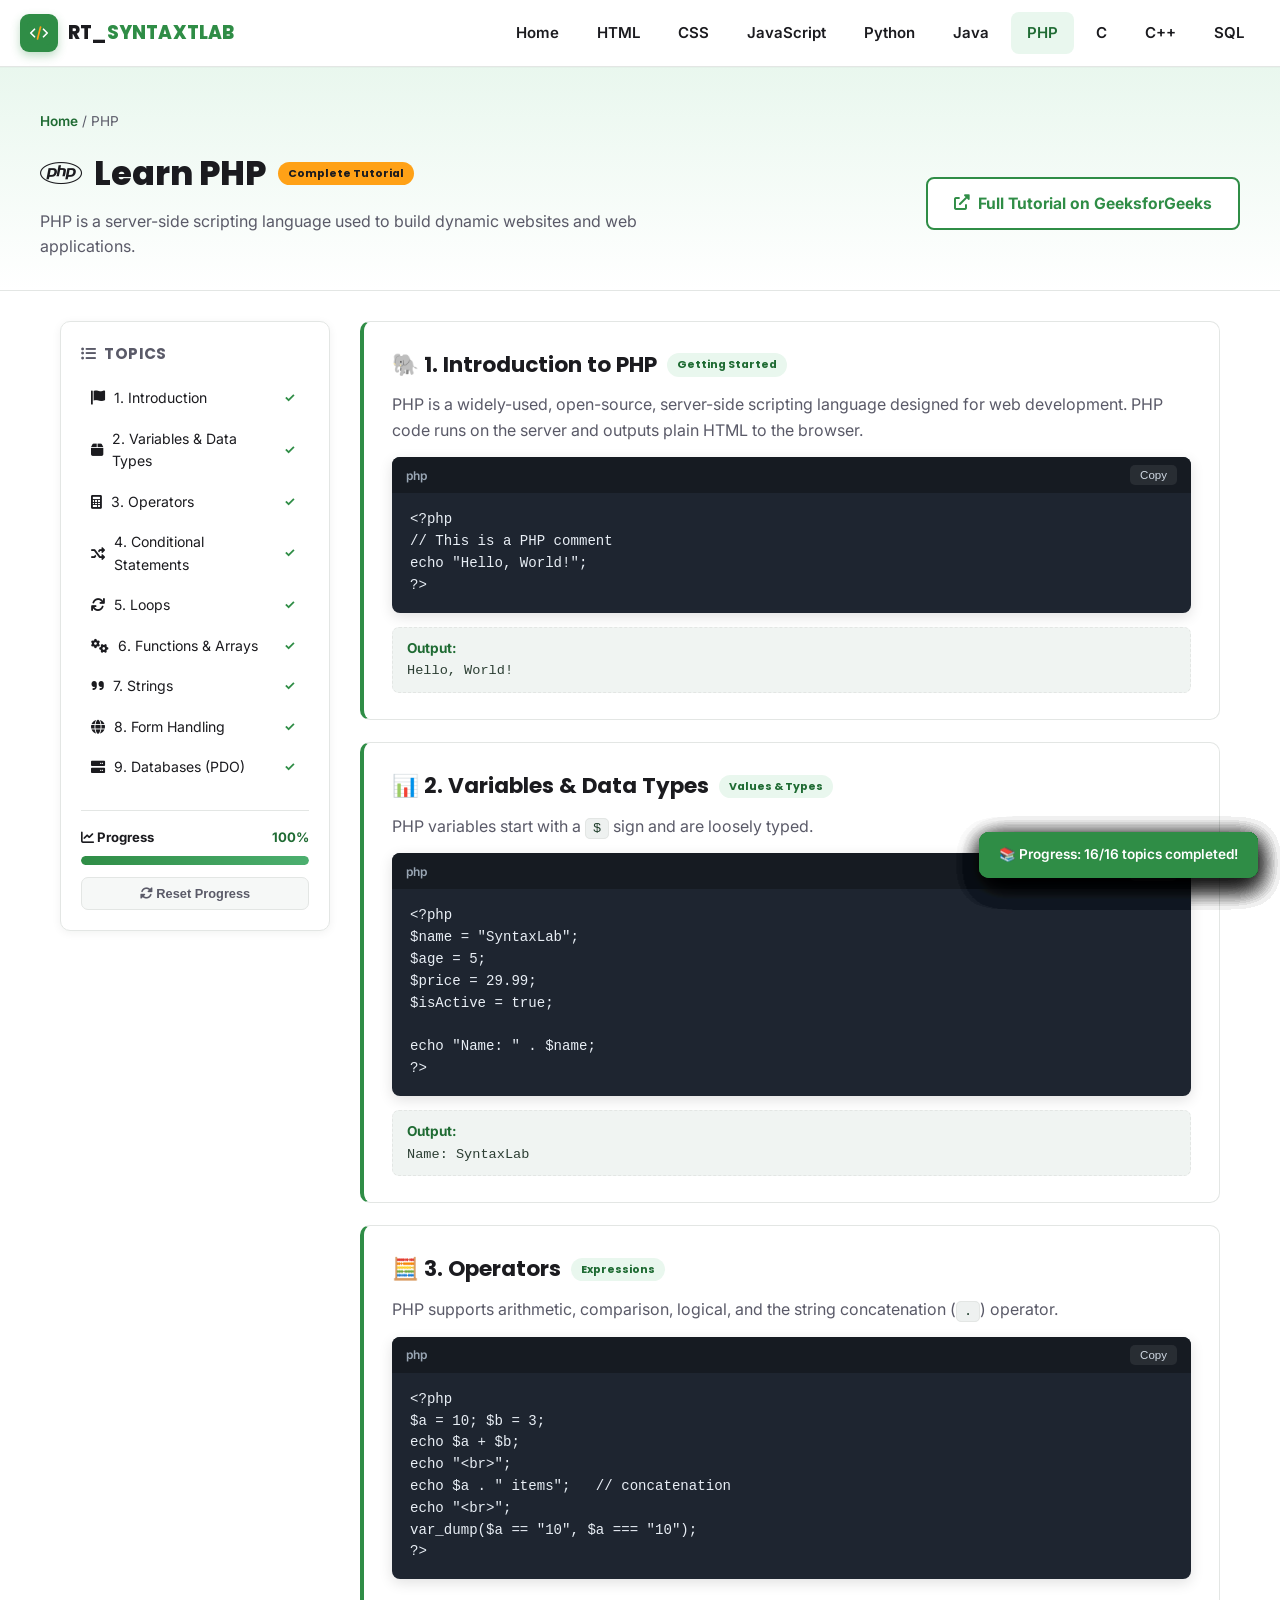
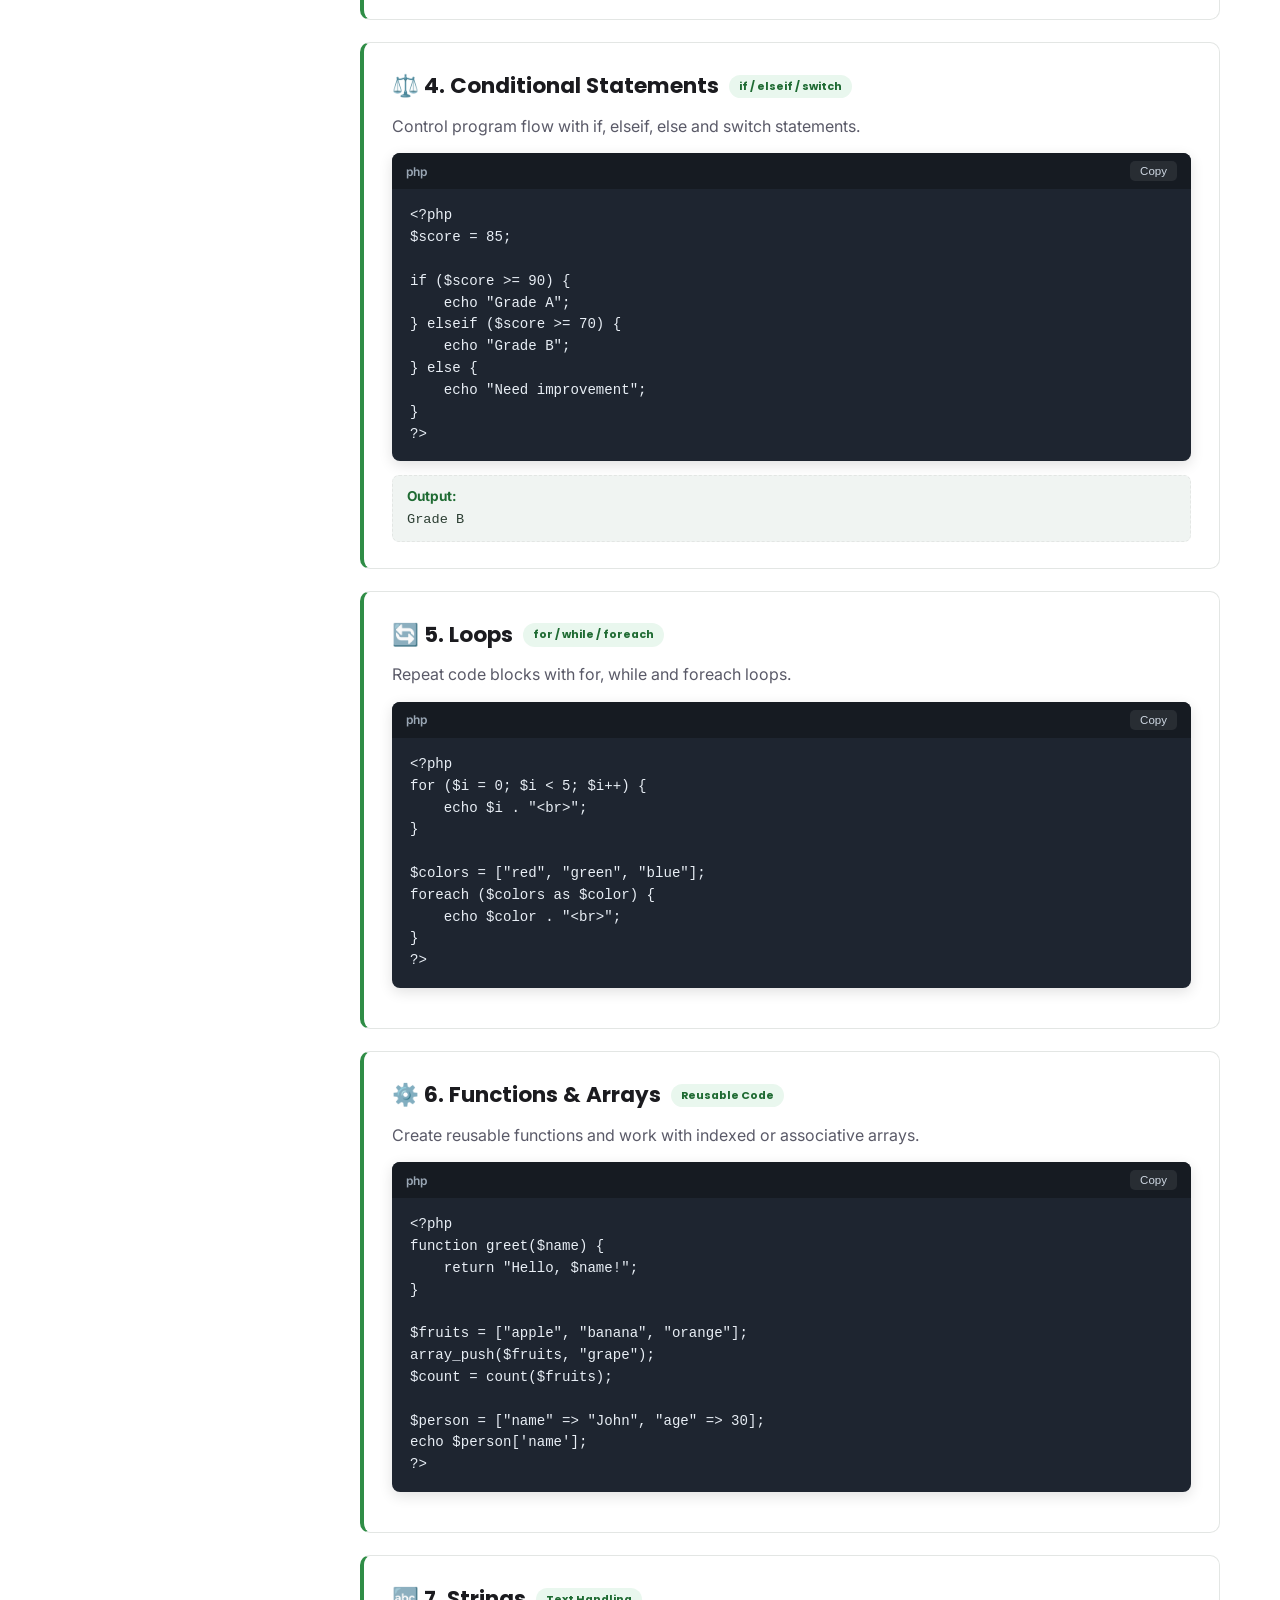
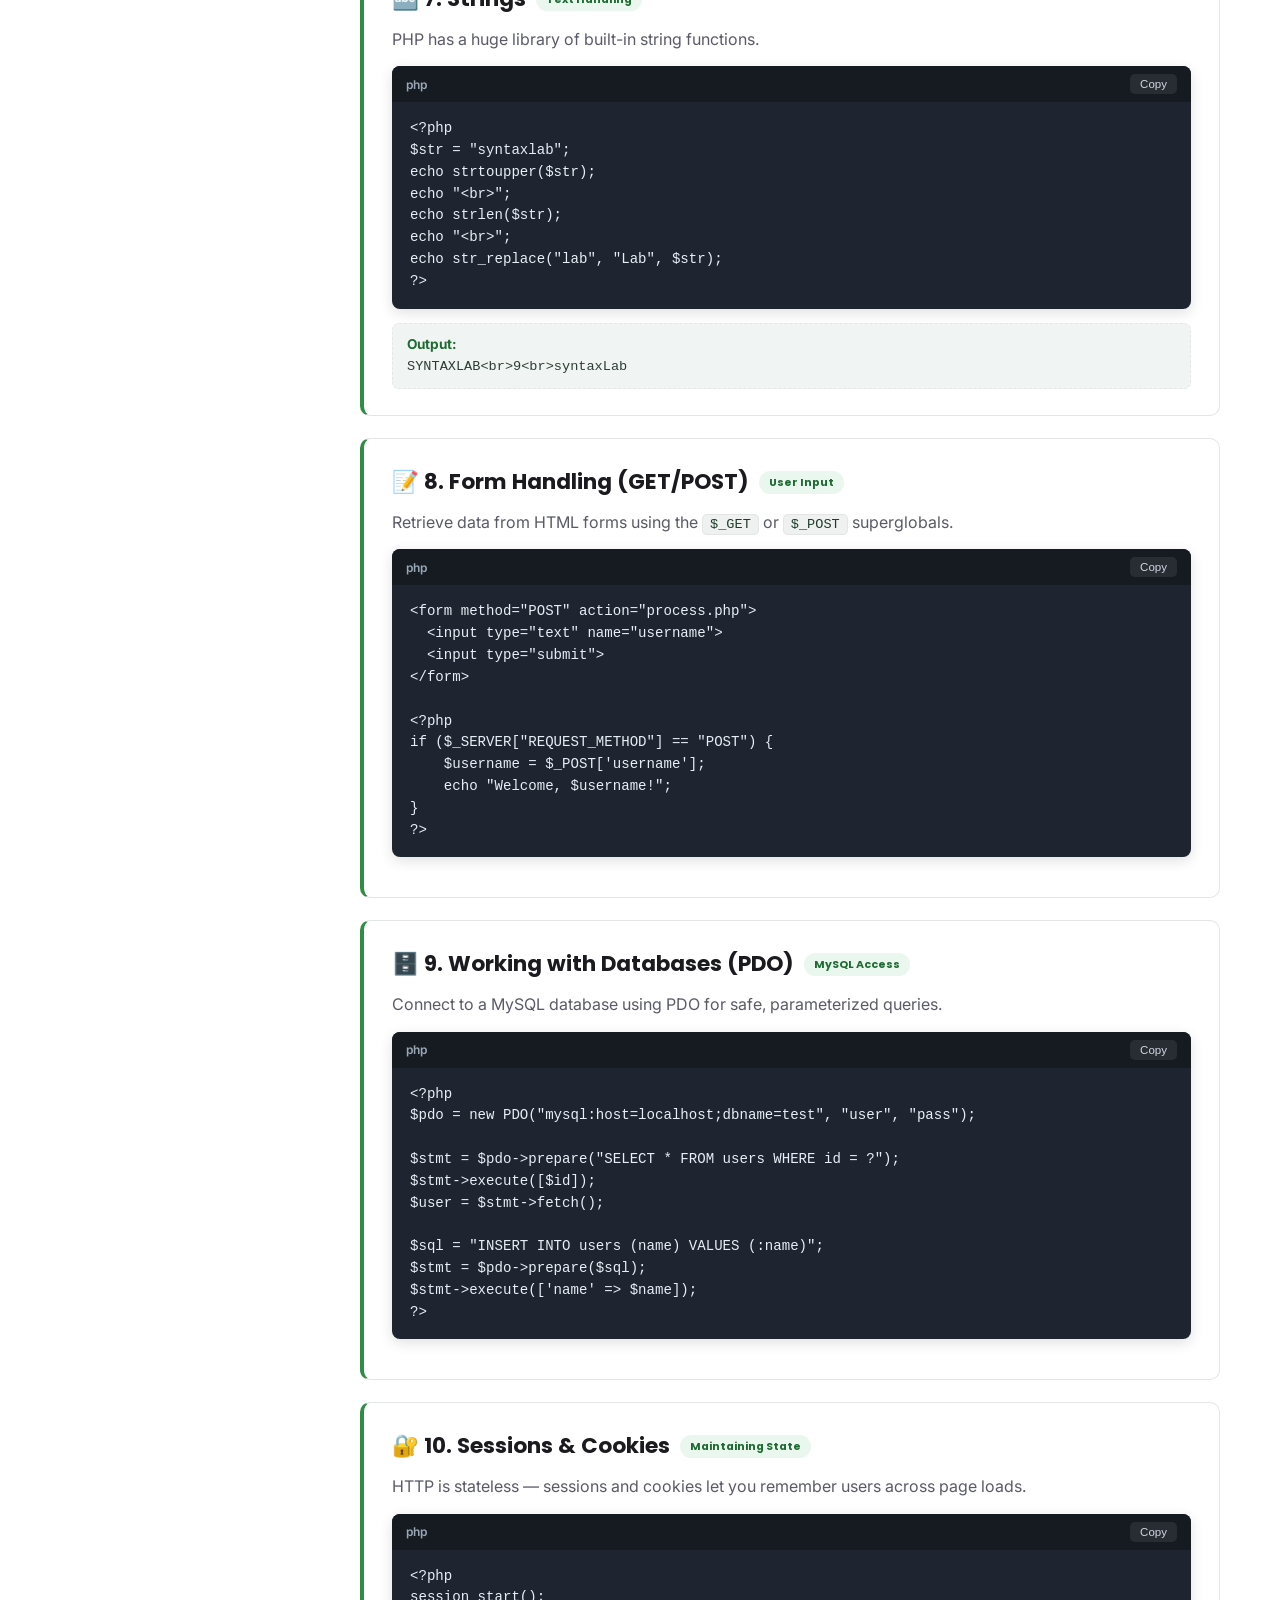
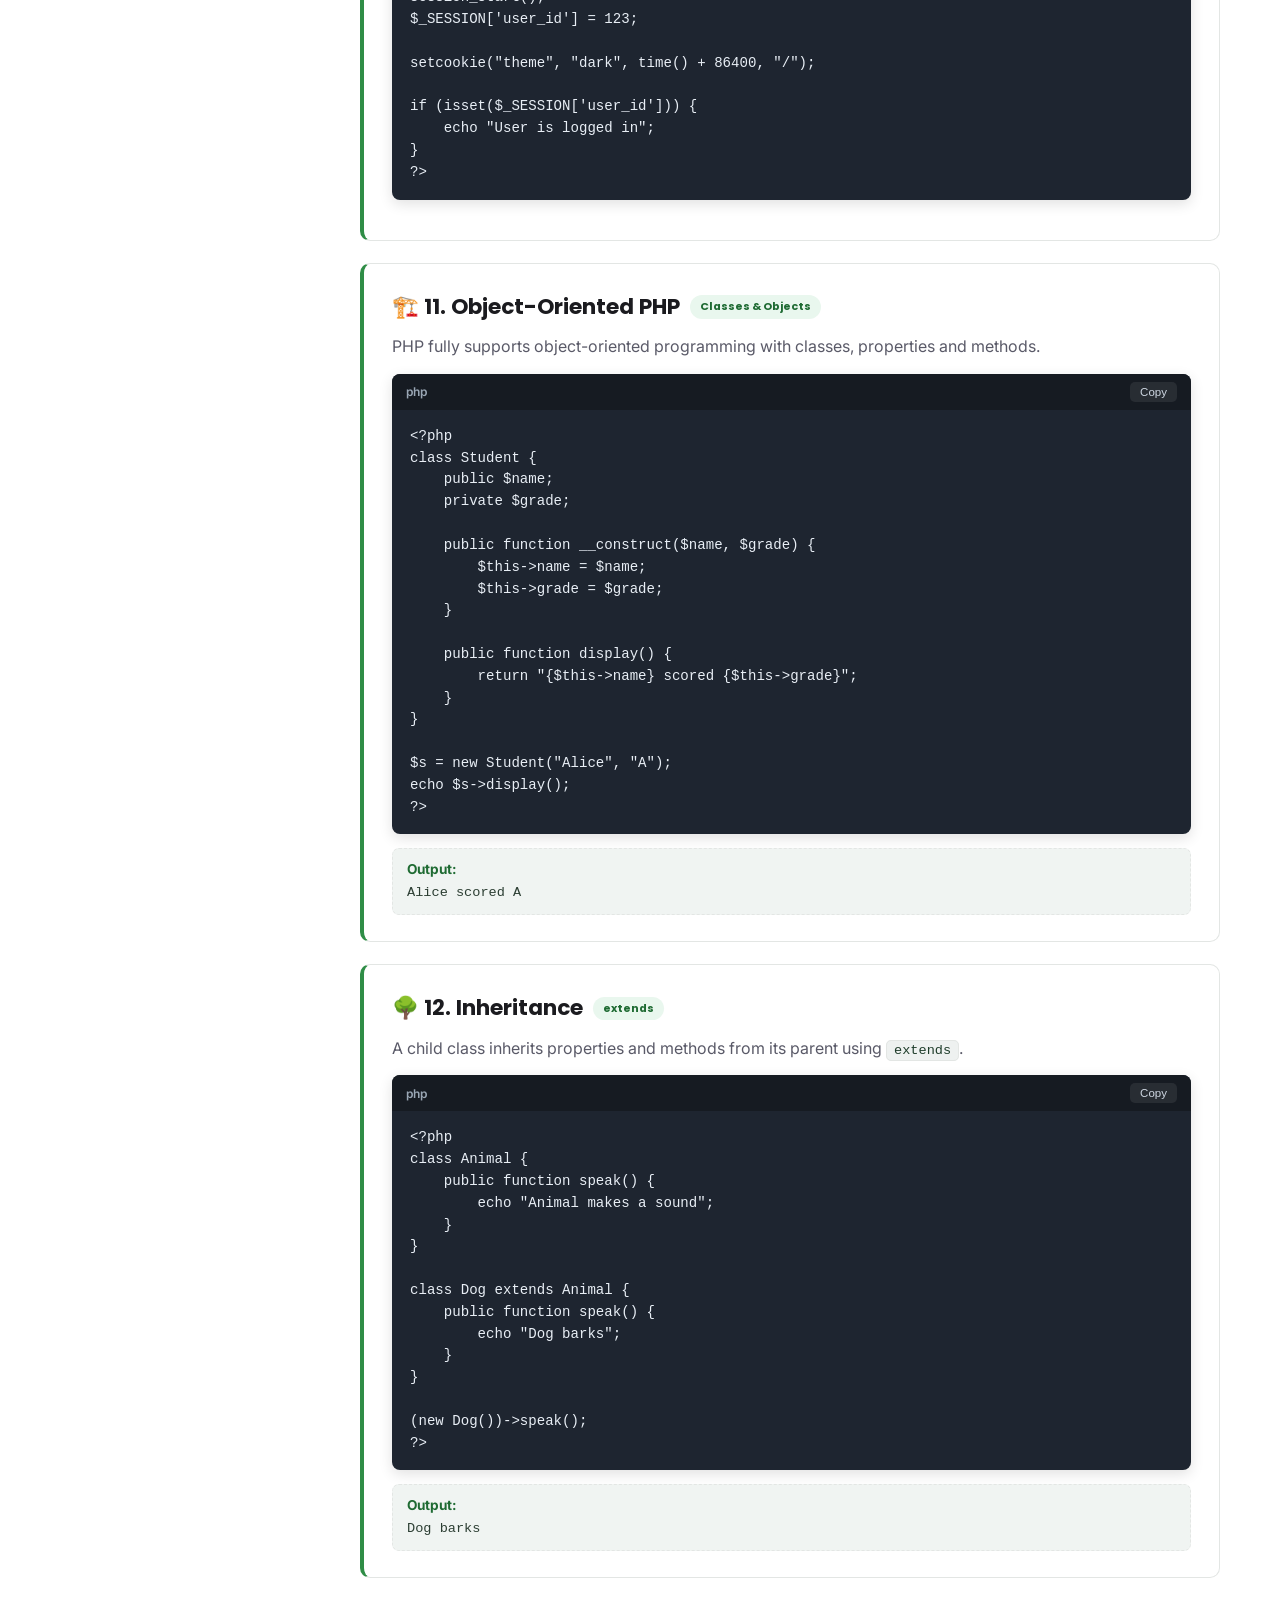
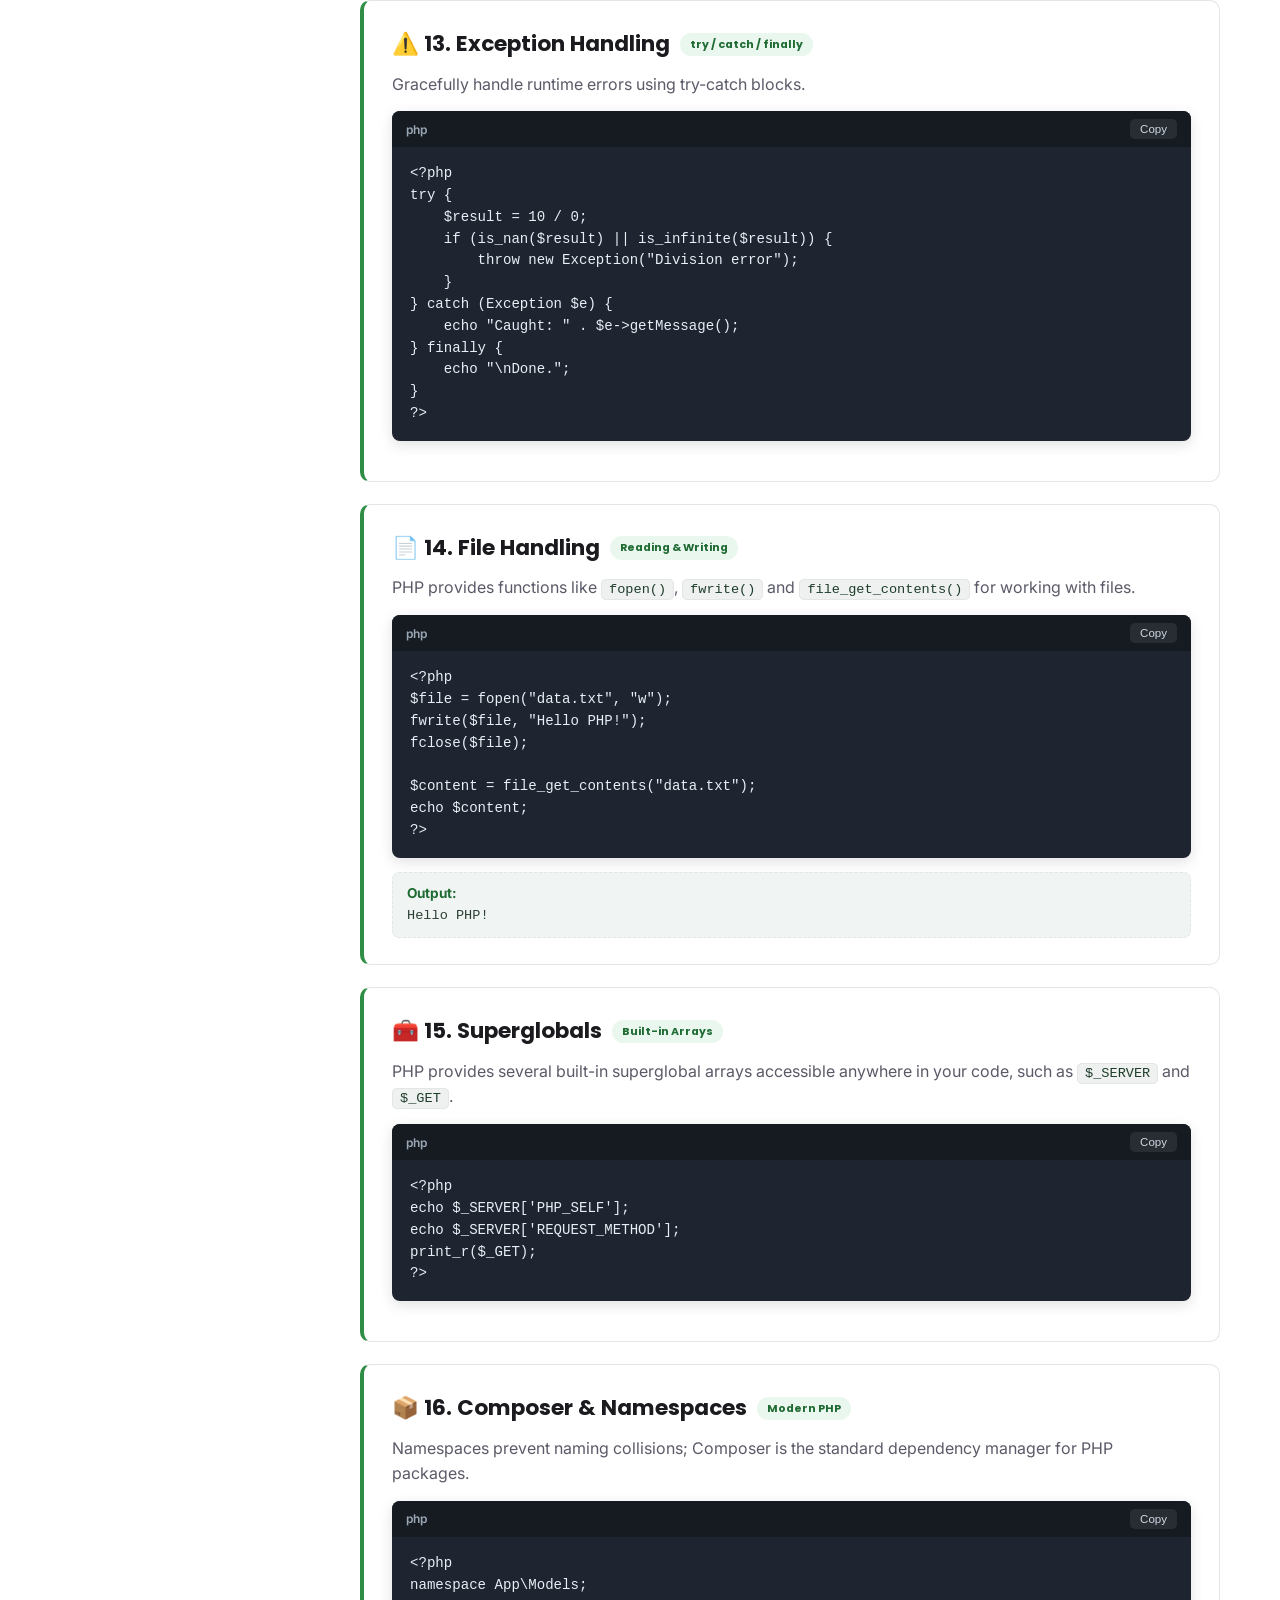
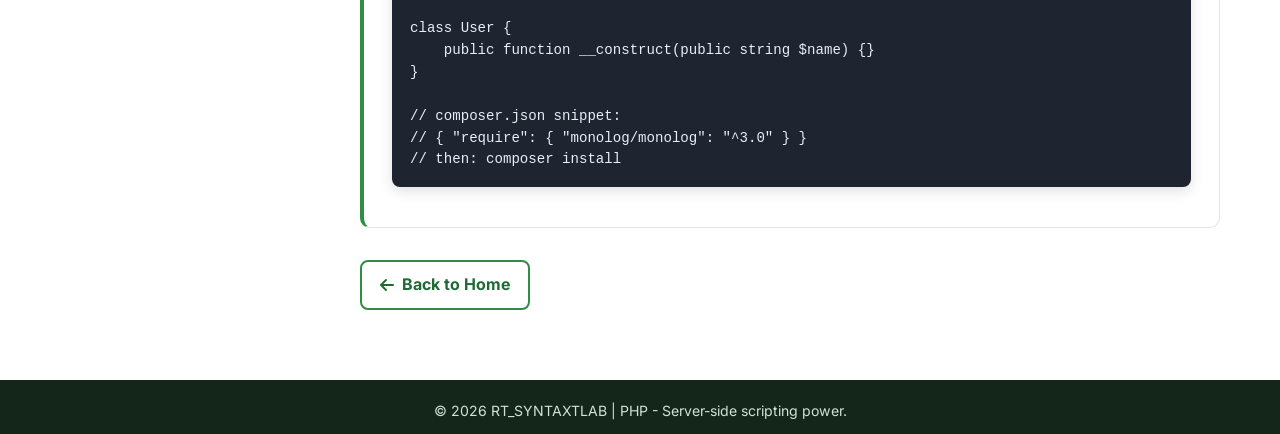
<file: php.html>
<!DOCTYPE html>
<html lang="en">
<head>
    <meta charset="UTF-8">
    <meta name="viewport" content="width=device-width, initial-scale=1.0">
    <title>RT_SYNTAXTLAB | Learn PHP</title>
    <meta name="description" content="Learn PHP with clear explanations, topic-by-topic lessons and runnable code examples on RT_SYNTAXTLAB.">
    <link rel="icon" type="image/svg+xml" href="logo.svg">
    <link rel="stylesheet" href="style.css">
    <link rel="stylesheet" href="https://cdnjs.cloudflare.com/ajax/libs/font-awesome/6.0.0-beta3/css/all.min.css">
</head>
<body>
<nav class="navbar">
    <div class="nav-container">
        <div class="logo-area" onclick="location.href='index.html'">
            <div class="logo-icon"><img src="logo.svg" alt="RT_SYNTAXTLAB logo"></div>
            <span class="logo-text">RT_<span>SYNTAXTLAB</span></span>
        </div>
        <div class="nav-links">
            <a href="index.html" class="nav-link">Home</a>
            <a href="html.html" class="nav-link">HTML</a>
            <a href="css.html" class="nav-link">CSS</a>
            <a href="javascript.html" class="nav-link">JavaScript</a>
            <a href="python.html" class="nav-link">Python</a>
            <a href="java.html" class="nav-link">Java</a>
            <a href="php.html" class="nav-link active">PHP</a>
            <a href="c.html" class="nav-link">C</a>
            <a href="cpp.html" class="nav-link">C++</a>
            <a href="sql.html" class="nav-link">SQL</a>
        </div>
        <button class="nav-toggle" aria-label="Toggle menu"><span></span><span></span><span></span></button>
    </div>
</nav>
<div class="language-container">
    <div class="language-header">
        <div class="breadcrumb"><a href="index.html">Home</a> / PHP</div>
        <div class="language-header-inner">
            <div>
                <h1><i class="fab fa-php"></i> Learn PHP <span class="badge">Complete Tutorial</span></h1>
                <p class="intro">PHP is a server-side scripting language used to build dynamic websites and web applications.</p>
            </div>
            <a class="btn btn-outline gfg-source-btn" href="https://www.geeksforgeeks.org/php/php-tutorial/" target="_blank" rel="noopener">
                <i class="fas fa-external-link-alt"></i> Full Tutorial on GeeksforGeeks
            </a>
        </div>
    </div>

    <div class="content-grid">
        <aside class="topics-sidebar">
            <h3><i class="fas fa-list-ul"></i> Topics</h3>
            <ul class="topic-list">
                <li><i class="fas fa-flag"></i> 1. Introduction</li>
                <li><i class="fas fa-box"></i> 2. Variables & Data Types</li>
                <li><i class="fas fa-calculator"></i> 3. Operators</li>
                <li><i class="fas fa-random"></i> 4. Conditional Statements</li>
                <li><i class="fas fa-sync"></i> 5. Loops</li>
                <li><i class="fas fa-cogs"></i> 6. Functions & Arrays</li>
                <li><i class="fas fa-quote-right"></i> 7. Strings</li>
                <li><i class="fas fa-globe"></i> 8. Form Handling</li>
                <li><i class="fas fa-server"></i> 9. Databases (PDO)</li>
                <li><i class="fas fa-lock"></i> 10. Sessions & Cookies</li>
                <li><i class="fas fa-cube"></i> 11. OOP: Classes</li>
                <li><i class="fas fa-sitemap"></i> 12. Inheritance</li>
                <li><i class="fas fa-exclamation-triangle"></i> 13. Exception Handling</li>
                <li><i class="fas fa-file-alt"></i> 14. File Handling</li>
                <li><i class="fas fa-globe-americas"></i> 15. Superglobals</li>
                <li><i class="fas fa-cubes"></i> 16. Composer & Namespaces</li>
            </ul>
            <div class="progress-wrapper">
                <div class="progress-label"><span><i class="fas fa-chart-line"></i> Progress</span><span class="progress-percent">0%</span></div>
                <div class="progress-bar"><div class="progress-fill"></div></div>
                <div class="reset-progress">
                    <button class="reset-btn"><i class="fas fa-sync-alt"></i> Reset Progress</button>
                </div>
            </div>
        </aside>

        <main class="main-content">
            <div class="topic-section" id="section1">
                <h2>🐘 1. Introduction to PHP <span class="section-badge">Getting Started</span></h2>
                <p>PHP is a widely-used, open-source, server-side scripting language designed for web development. PHP code runs on the server and outputs plain HTML to the browser.</p>
                <div class="code-block" data-lang="php"><pre>&lt;?php
// This is a PHP comment
echo "Hello, World!";
?&gt;</pre></div>
                <div class="output-block"><b>Output:</b><br>Hello, World!</div>
                
            </div>

            <div class="topic-section" id="section2">
                <h2>📊 2. Variables & Data Types <span class="section-badge">Values & Types</span></h2>
                <p>PHP variables start with a <code class='code-inline'>$</code> sign and are loosely typed.</p>
                <div class="code-block" data-lang="php"><pre>&lt;?php
$name = "SyntaxLab";
$age = 5;
$price = 29.99;
$isActive = true;

echo "Name: " . $name;
?&gt;</pre></div>
                <div class="output-block"><b>Output:</b><br>Name: SyntaxLab</div>
                
            </div>

            <div class="topic-section" id="section3">
                <h2>🧮 3. Operators <span class="section-badge">Expressions</span></h2>
                <p>PHP supports arithmetic, comparison, logical, and the string concatenation (<code class='code-inline'>.</code>) operator.</p>
                <div class="code-block" data-lang="php"><pre>&lt;?php
$a = 10; $b = 3;
echo $a + $b;
echo "&lt;br&gt;";
echo $a . " items";   // concatenation
echo "&lt;br&gt;";
var_dump($a == "10", $a === "10");
?&gt;</pre></div>
                
                
            </div>

            <div class="topic-section" id="section4">
                <h2>⚖️ 4. Conditional Statements <span class="section-badge">if / elseif / switch</span></h2>
                <p>Control program flow with if, elseif, else and switch statements.</p>
                <div class="code-block" data-lang="php"><pre>&lt;?php
$score = 85;

if ($score &gt;= 90) {
    echo "Grade A";
} elseif ($score &gt;= 70) {
    echo "Grade B";
} else {
    echo "Need improvement";
}
?&gt;</pre></div>
                <div class="output-block"><b>Output:</b><br>Grade B</div>
                
            </div>

            <div class="topic-section" id="section5">
                <h2>🔄 5. Loops <span class="section-badge">for / while / foreach</span></h2>
                <p>Repeat code blocks with for, while and foreach loops.</p>
                <div class="code-block" data-lang="php"><pre>&lt;?php
for ($i = 0; $i &lt; 5; $i++) {
    echo $i . "&lt;br&gt;";
}

$colors = ["red", "green", "blue"];
foreach ($colors as $color) {
    echo $color . "&lt;br&gt;";
}
?&gt;</pre></div>
                
                
            </div>

            <div class="topic-section" id="section6">
                <h2>⚙️ 6. Functions & Arrays <span class="section-badge">Reusable Code</span></h2>
                <p>Create reusable functions and work with indexed or associative arrays.</p>
                <div class="code-block" data-lang="php"><pre>&lt;?php
function greet($name) {
    return "Hello, $name!";
}

$fruits = ["apple", "banana", "orange"];
array_push($fruits, "grape");
$count = count($fruits);

$person = ["name" =&gt; "John", "age" =&gt; 30];
echo $person['name'];
?&gt;</pre></div>
                
                
            </div>

            <div class="topic-section" id="section7">
                <h2>🔤 7. Strings <span class="section-badge">Text Handling</span></h2>
                <p>PHP has a huge library of built-in string functions.</p>
                <div class="code-block" data-lang="php"><pre>&lt;?php
$str = "syntaxlab";
echo strtoupper($str);
echo "&lt;br&gt;";
echo strlen($str);
echo "&lt;br&gt;";
echo str_replace("lab", "Lab", $str);
?&gt;</pre></div>
                <div class="output-block"><b>Output:</b><br>SYNTAXLAB&lt;br&gt;9&lt;br&gt;syntaxLab</div>
                
            </div>

            <div class="topic-section" id="section8">
                <h2>📝 8. Form Handling (GET/POST) <span class="section-badge">User Input</span></h2>
                <p>Retrieve data from HTML forms using the <code class='code-inline'>$_GET</code> or <code class='code-inline'>$_POST</code> superglobals.</p>
                <div class="code-block" data-lang="php"><pre>&lt;form method="POST" action="process.php"&gt;
  &lt;input type="text" name="username"&gt;
  &lt;input type="submit"&gt;
&lt;/form&gt;

&lt;?php
if ($_SERVER["REQUEST_METHOD"] == "POST") {
    $username = $_POST['username'];
    echo "Welcome, $username!";
}
?&gt;</pre></div>
                
                
            </div>

            <div class="topic-section" id="section9">
                <h2>🗄️ 9. Working with Databases (PDO) <span class="section-badge">MySQL Access</span></h2>
                <p>Connect to a MySQL database using PDO for safe, parameterized queries.</p>
                <div class="code-block" data-lang="php"><pre>&lt;?php
$pdo = new PDO("mysql:host=localhost;dbname=test", "user", "pass");

$stmt = $pdo-&gt;prepare("SELECT * FROM users WHERE id = ?");
$stmt-&gt;execute([$id]);
$user = $stmt-&gt;fetch();

$sql = "INSERT INTO users (name) VALUES (:name)";
$stmt = $pdo-&gt;prepare($sql);
$stmt-&gt;execute(['name' =&gt; $name]);
?&gt;</pre></div>
                
                
            </div>

            <div class="topic-section" id="section10">
                <h2>🔐 10. Sessions & Cookies <span class="section-badge">Maintaining State</span></h2>
                <p>HTTP is stateless — sessions and cookies let you remember users across page loads.</p>
                <div class="code-block" data-lang="php"><pre>&lt;?php
session_start();
$_SESSION['user_id'] = 123;

setcookie("theme", "dark", time() + 86400, "/");

if (isset($_SESSION['user_id'])) {
    echo "User is logged in";
}
?&gt;</pre></div>
                
                
            </div>

            <div class="topic-section" id="section11">
                <h2>🏗️ 11. Object-Oriented PHP <span class="section-badge">Classes & Objects</span></h2>
                <p>PHP fully supports object-oriented programming with classes, properties and methods.</p>
                <div class="code-block" data-lang="php"><pre>&lt;?php
class Student {
    public $name;
    private $grade;

    public function __construct($name, $grade) {
        $this-&gt;name = $name;
        $this-&gt;grade = $grade;
    }

    public function display() {
        return "{$this-&gt;name} scored {$this-&gt;grade}";
    }
}

$s = new Student("Alice", "A");
echo $s-&gt;display();
?&gt;</pre></div>
                <div class="output-block"><b>Output:</b><br>Alice scored A</div>
                
            </div>

            <div class="topic-section" id="section12">
                <h2>🌳 12. Inheritance <span class="section-badge">extends</span></h2>
                <p>A child class inherits properties and methods from its parent using <code class='code-inline'>extends</code>.</p>
                <div class="code-block" data-lang="php"><pre>&lt;?php
class Animal {
    public function speak() {
        echo "Animal makes a sound";
    }
}

class Dog extends Animal {
    public function speak() {
        echo "Dog barks";
    }
}

(new Dog())-&gt;speak();
?&gt;</pre></div>
                <div class="output-block"><b>Output:</b><br>Dog barks</div>
                
            </div>

            <div class="topic-section" id="section13">
                <h2>⚠️ 13. Exception Handling <span class="section-badge">try / catch / finally</span></h2>
                <p>Gracefully handle runtime errors using try-catch blocks.</p>
                <div class="code-block" data-lang="php"><pre>&lt;?php
try {
    $result = 10 / 0;
    if (is_nan($result) || is_infinite($result)) {
        throw new Exception("Division error");
    }
} catch (Exception $e) {
    echo "Caught: " . $e-&gt;getMessage();
} finally {
    echo "\nDone.";
}
?&gt;</pre></div>
                
                
            </div>

            <div class="topic-section" id="section14">
                <h2>📄 14. File Handling <span class="section-badge">Reading & Writing</span></h2>
                <p>PHP provides functions like <code class='code-inline'>fopen()</code>, <code class='code-inline'>fwrite()</code> and <code class='code-inline'>file_get_contents()</code> for working with files.</p>
                <div class="code-block" data-lang="php"><pre>&lt;?php
$file = fopen("data.txt", "w");
fwrite($file, "Hello PHP!");
fclose($file);

$content = file_get_contents("data.txt");
echo $content;
?&gt;</pre></div>
                <div class="output-block"><b>Output:</b><br>Hello PHP!</div>
                
            </div>

            <div class="topic-section" id="section15">
                <h2>🧰 15. Superglobals <span class="section-badge">Built-in Arrays</span></h2>
                <p>PHP provides several built-in superglobal arrays accessible anywhere in your code, such as <code class='code-inline'>$_SERVER</code> and <code class='code-inline'>$_GET</code>.</p>
                <div class="code-block" data-lang="php"><pre>&lt;?php
echo $_SERVER['PHP_SELF'];
echo $_SERVER['REQUEST_METHOD'];
print_r($_GET);
?&gt;</pre></div>
                
                
            </div>

            <div class="topic-section" id="section16">
                <h2>📦 16. Composer & Namespaces <span class="section-badge">Modern PHP</span></h2>
                <p>Namespaces prevent naming collisions; Composer is the standard dependency manager for PHP packages.</p>
                <div class="code-block" data-lang="php"><pre>&lt;?php
namespace App\Models;

class User {
    public function __construct(public string $name) {}
}

// composer.json snippet:
// { "require": { "monolog/monolog": "^3.0" } }
// then: composer install</pre></div>
                
                
            </div>


            <a href="index.html" class="back-home"><i class="fas fa-arrow-left"></i> Back to Home</a>
        </main>
    </div>
</div>

<footer class="footer"><p>© 2026 RT_SYNTAXTLAB | PHP - Server-side scripting power.</p></footer>
<script src="script.js"></script>
</body>
</html>
</file>
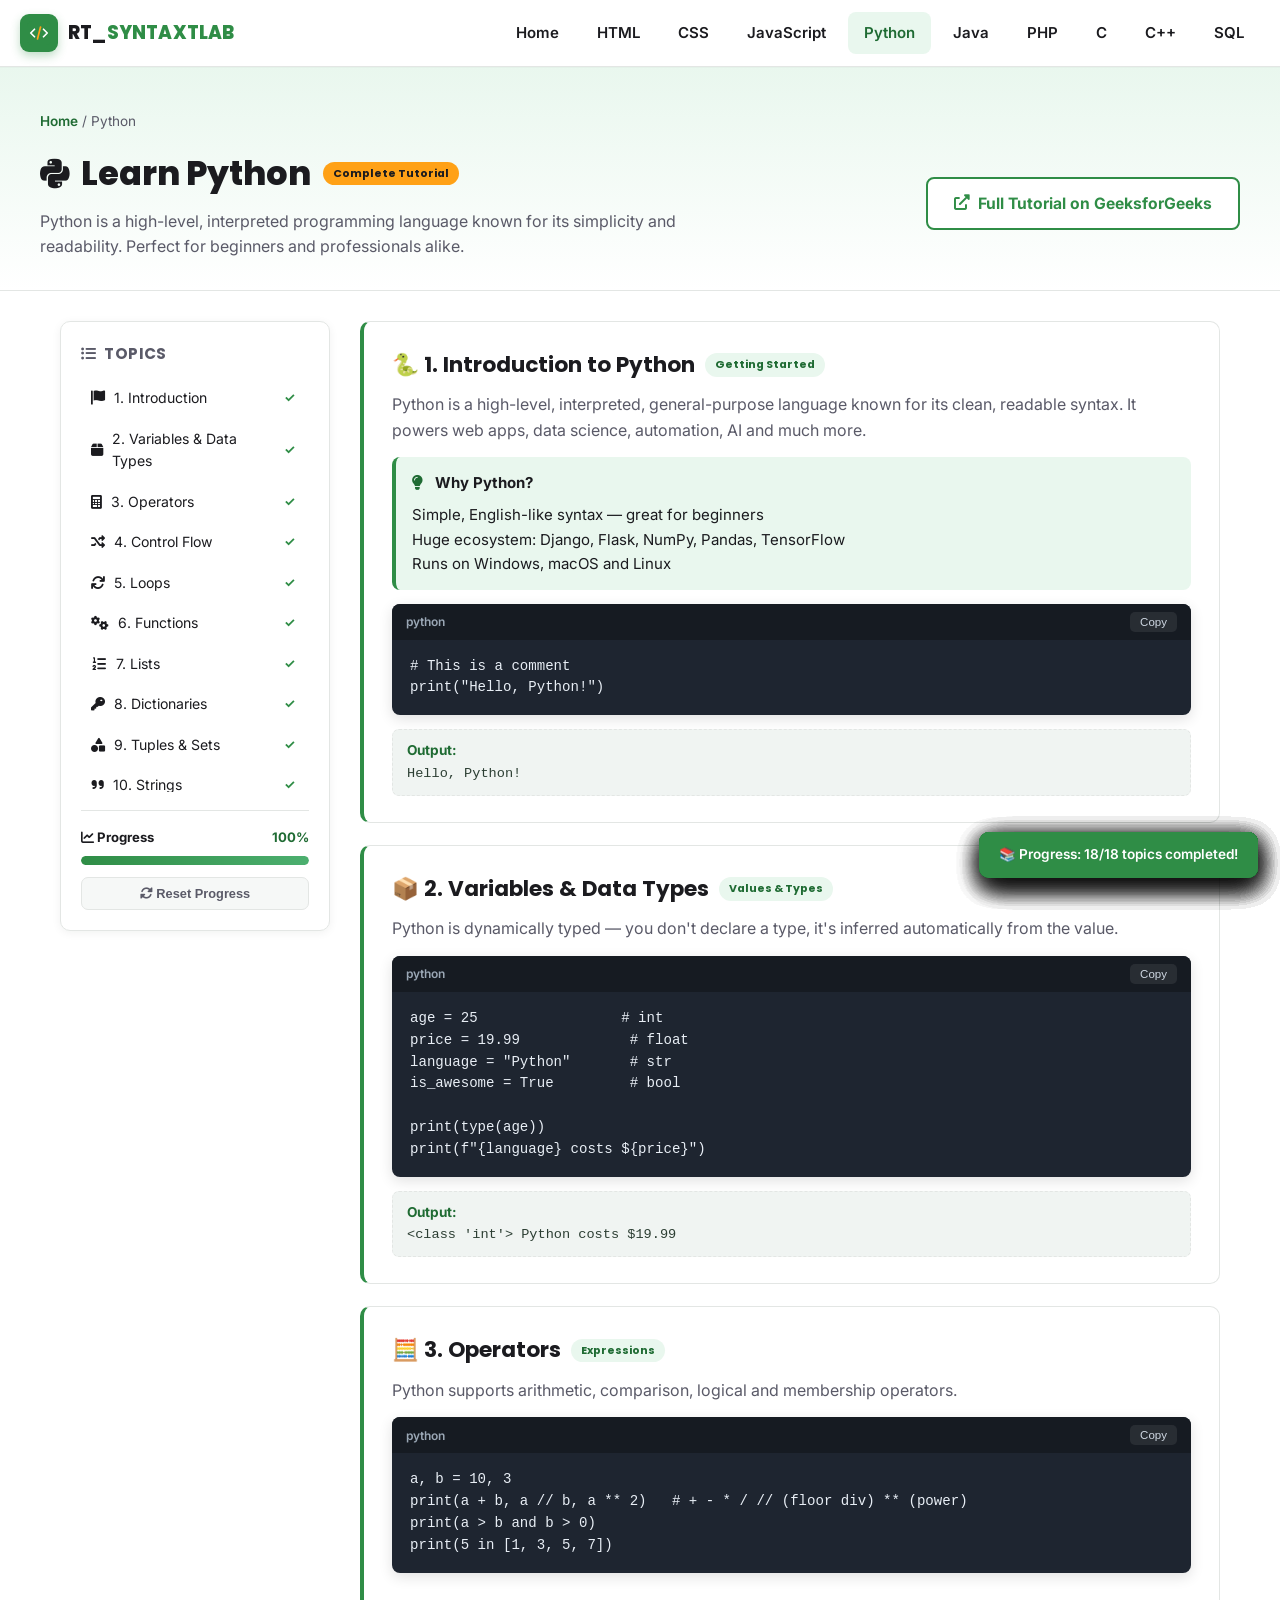
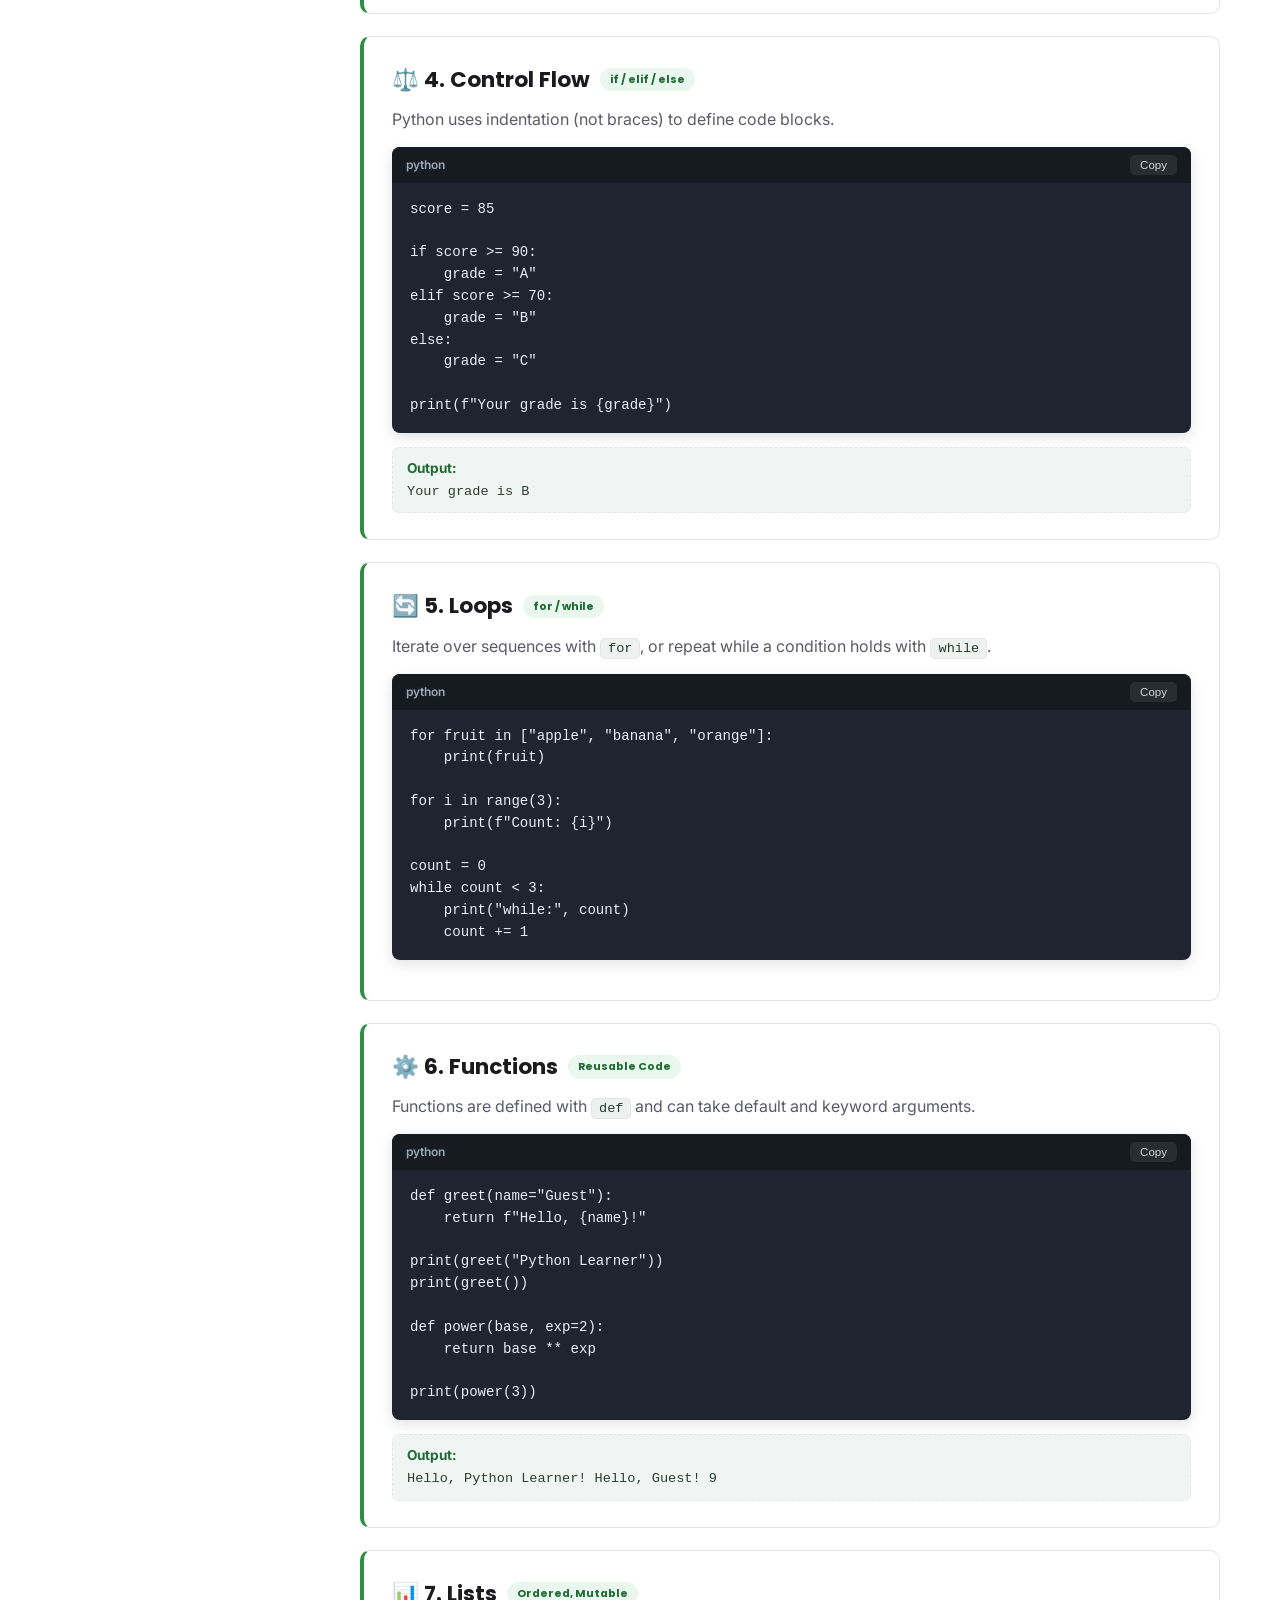
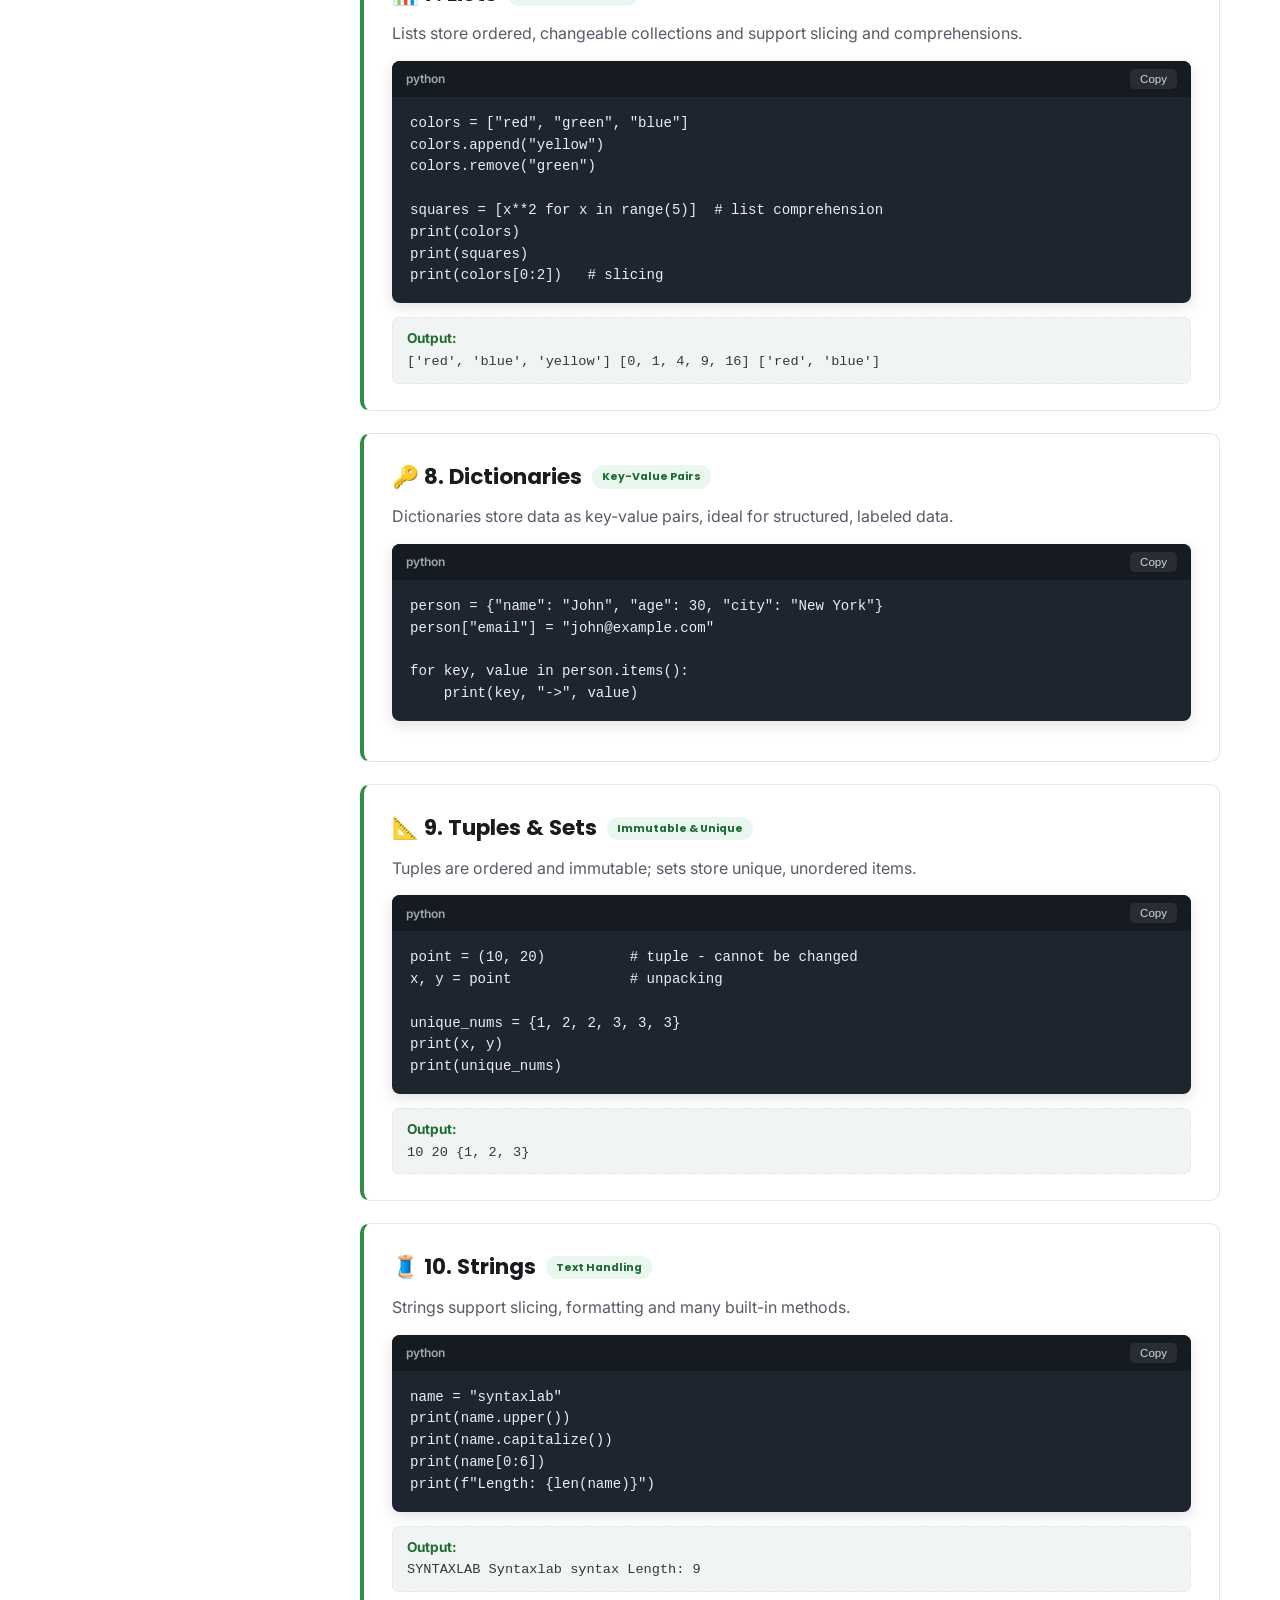
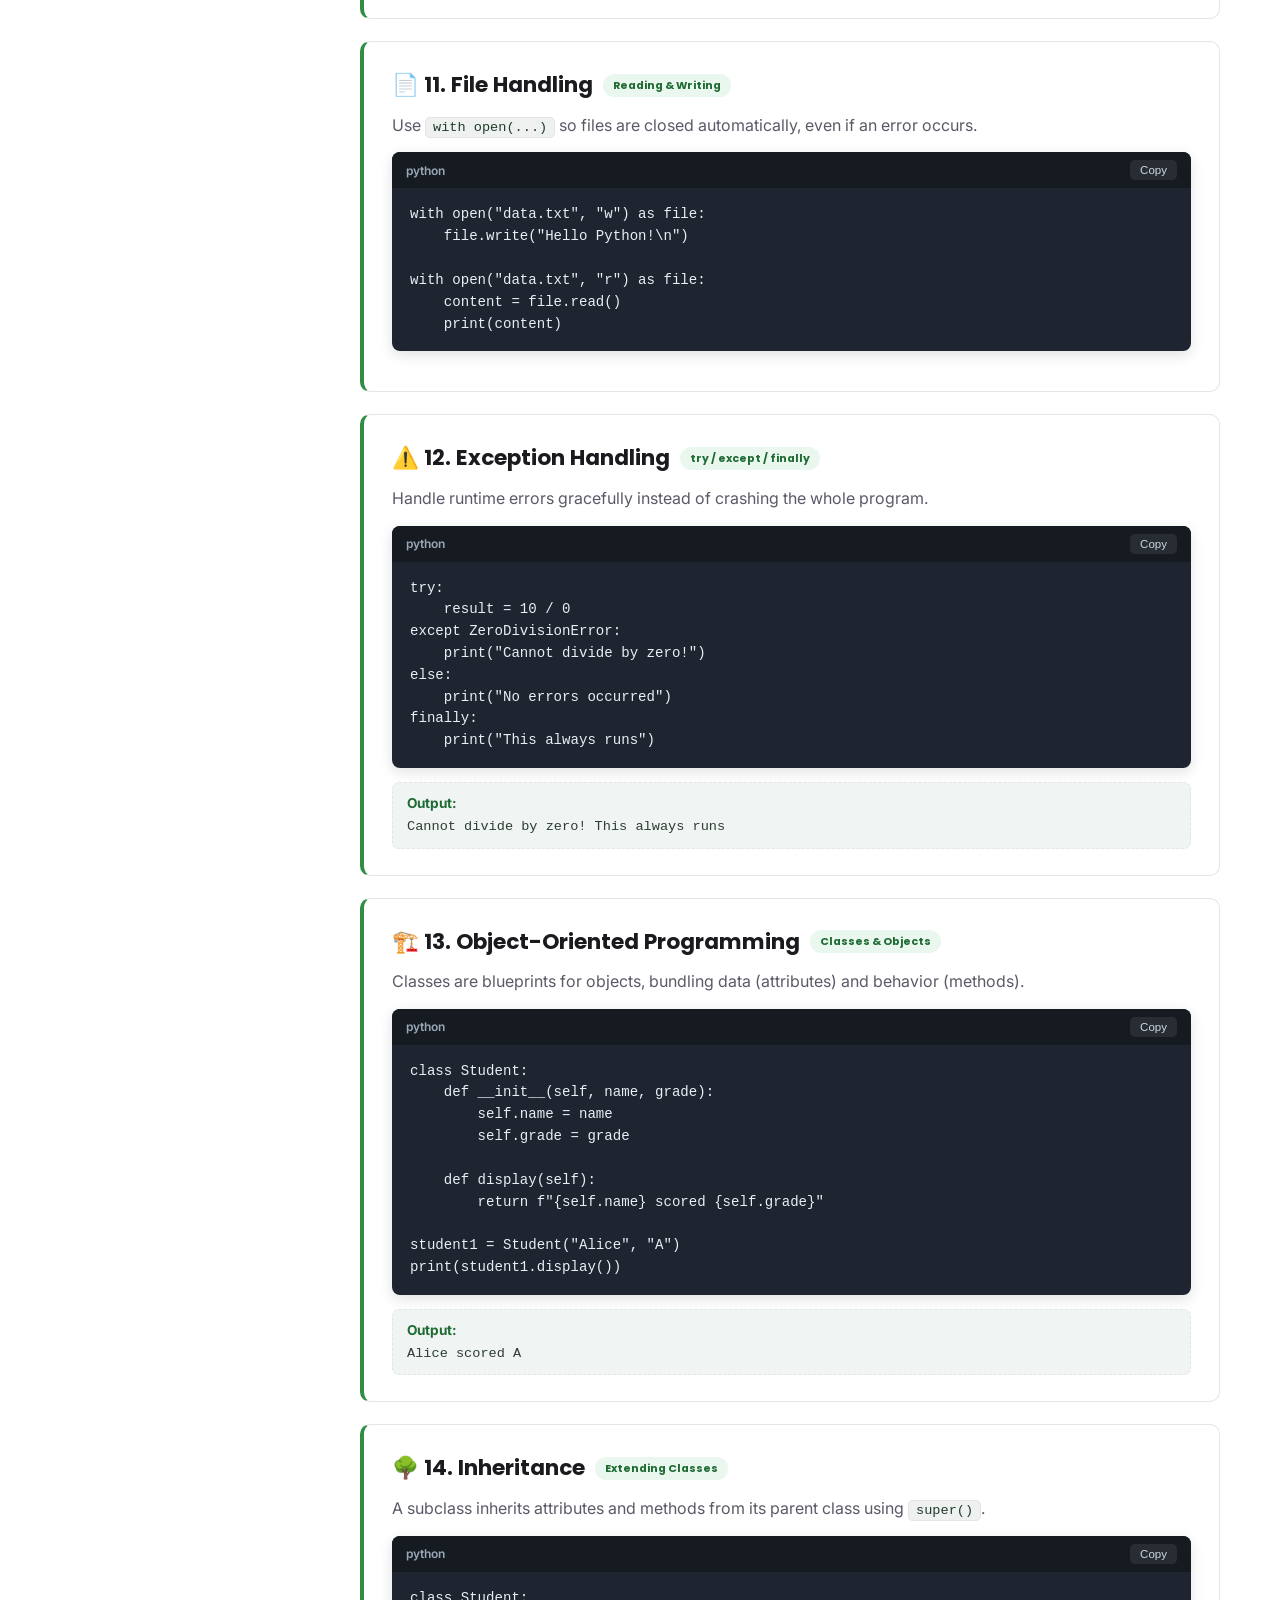
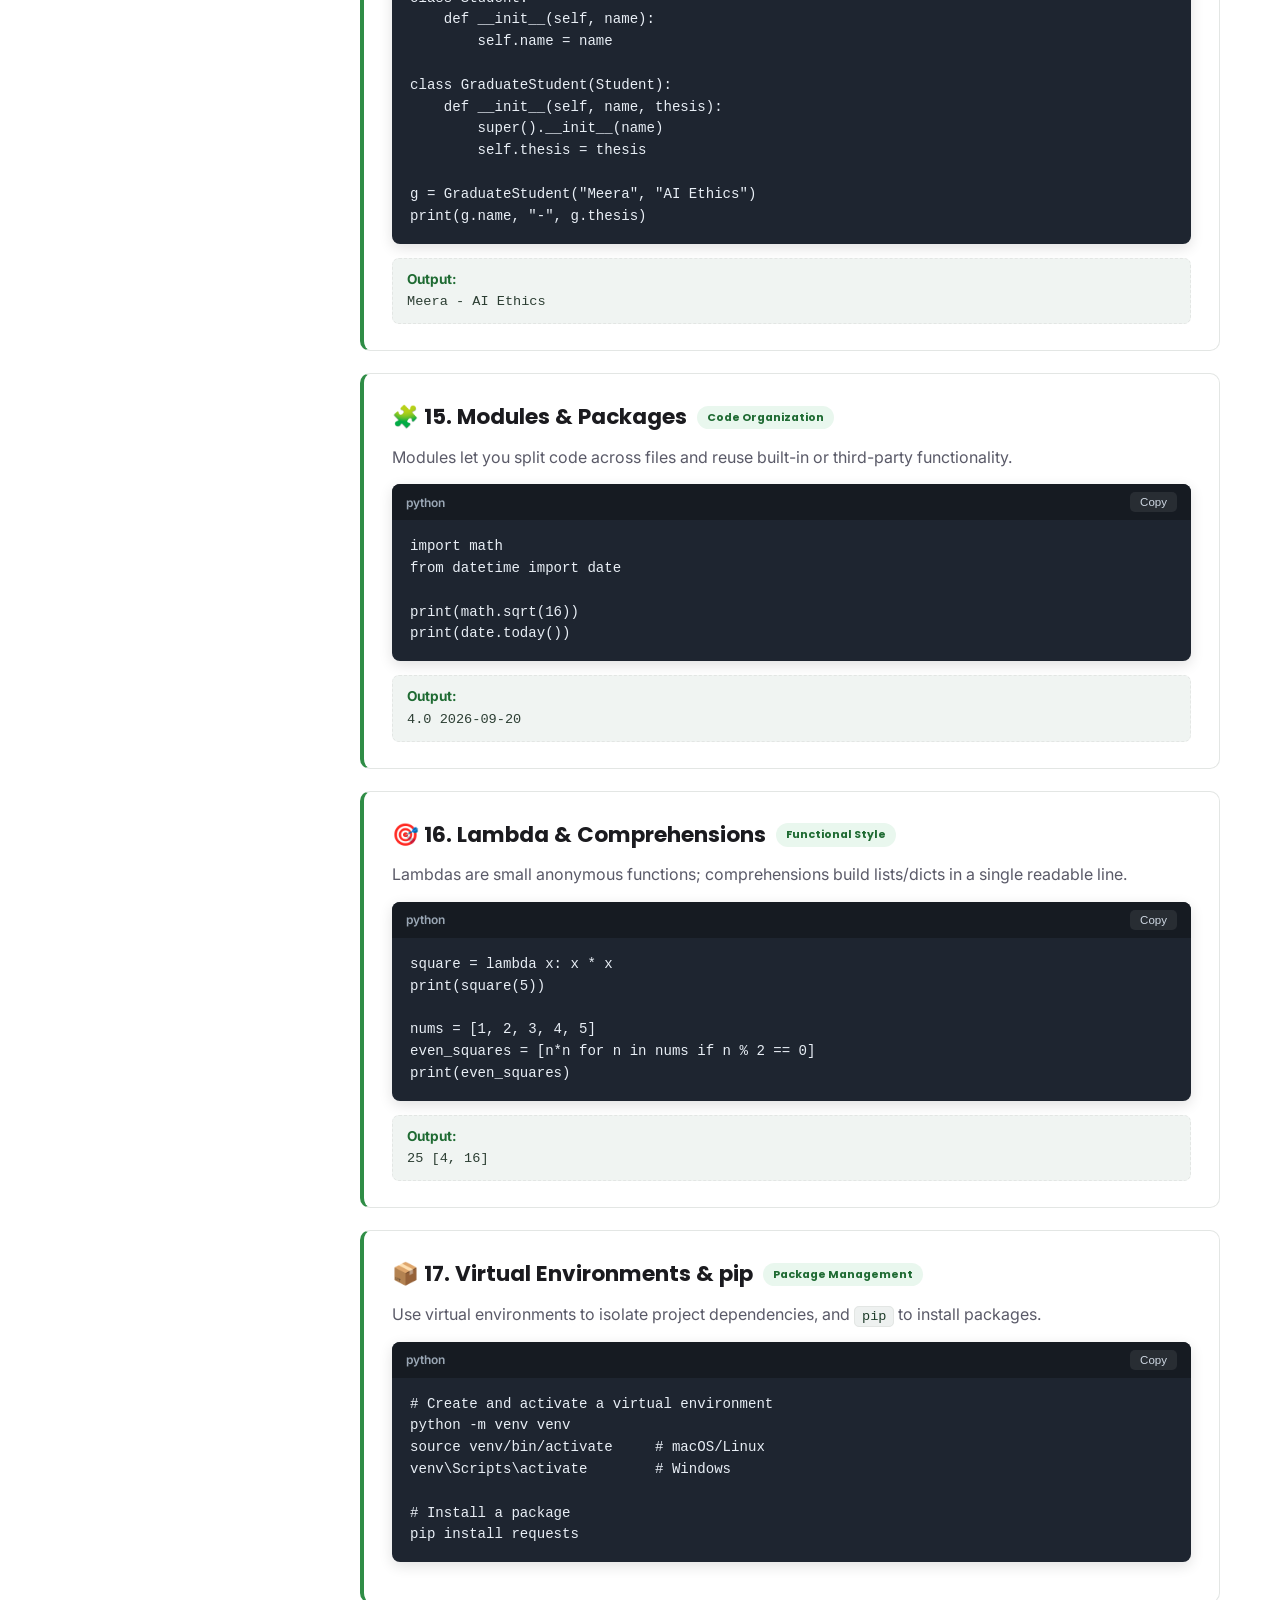
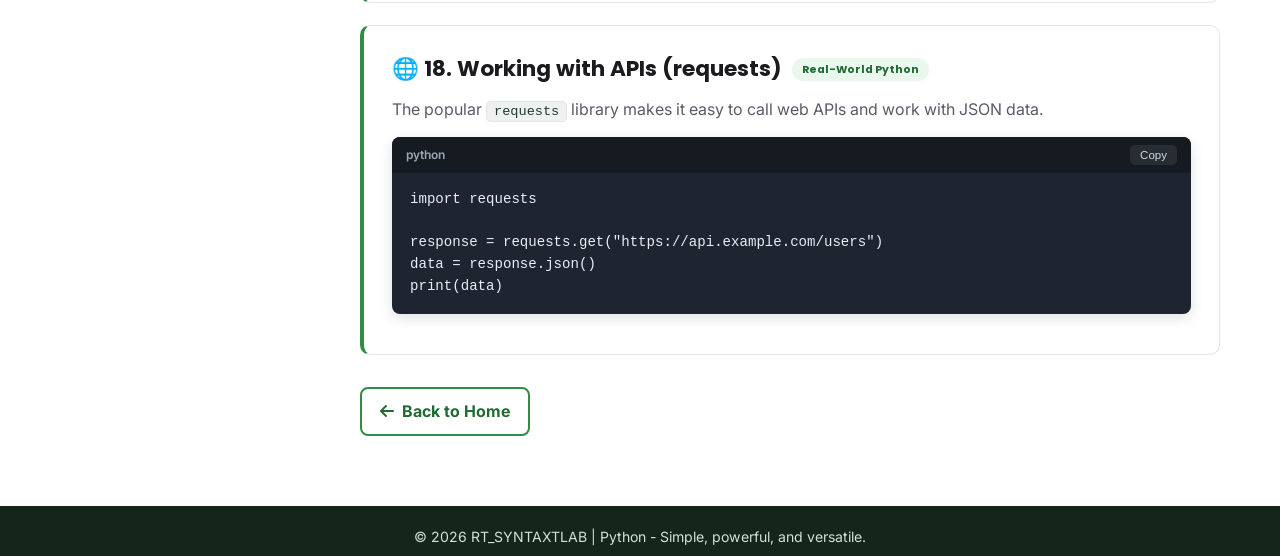
<file: python.html>
<!DOCTYPE html>
<html lang="en">
<head>
    <meta charset="UTF-8">
    <meta name="viewport" content="width=device-width, initial-scale=1.0">
    <title>RT_SYNTAXTLAB | Learn Python</title>
    <meta name="description" content="Learn Python with clear explanations, topic-by-topic lessons and runnable code examples on RT_SYNTAXTLAB.">
    <link rel="icon" type="image/svg+xml" href="logo.svg">
    <link rel="stylesheet" href="style.css">
    <link rel="stylesheet" href="https://cdnjs.cloudflare.com/ajax/libs/font-awesome/6.0.0-beta3/css/all.min.css">
</head>
<body>
<nav class="navbar">
    <div class="nav-container">
        <div class="logo-area" onclick="location.href='index.html'">
            <div class="logo-icon"><img src="logo.svg" alt="RT_SYNTAXTLAB logo"></div>
            <span class="logo-text">RT_<span>SYNTAXTLAB</span></span>
        </div>
        <div class="nav-links">
            <a href="index.html" class="nav-link">Home</a>
            <a href="html.html" class="nav-link">HTML</a>
            <a href="css.html" class="nav-link">CSS</a>
            <a href="javascript.html" class="nav-link">JavaScript</a>
            <a href="python.html" class="nav-link active">Python</a>
            <a href="java.html" class="nav-link">Java</a>
            <a href="php.html" class="nav-link">PHP</a>
            <a href="c.html" class="nav-link">C</a>
            <a href="cpp.html" class="nav-link">C++</a>
            <a href="sql.html" class="nav-link">SQL</a>
        </div>
        <button class="nav-toggle" aria-label="Toggle menu"><span></span><span></span><span></span></button>
    </div>
</nav>
<div class="language-container">
    <div class="language-header">
        <div class="breadcrumb"><a href="index.html">Home</a> / Python</div>
        <div class="language-header-inner">
            <div>
                <h1><i class="fab fa-python"></i> Learn Python <span class="badge">Complete Tutorial</span></h1>
                <p class="intro">Python is a high-level, interpreted programming language known for its simplicity and readability. Perfect for beginners and professionals alike.</p>
            </div>
            <a class="btn btn-outline gfg-source-btn" href="https://www.geeksforgeeks.org/python/python-programming-language-tutorial/" target="_blank" rel="noopener">
                <i class="fas fa-external-link-alt"></i> Full Tutorial on GeeksforGeeks
            </a>
        </div>
    </div>

    <div class="content-grid">
        <aside class="topics-sidebar">
            <h3><i class="fas fa-list-ul"></i> Topics</h3>
            <ul class="topic-list">
                <li><i class="fas fa-flag"></i> 1. Introduction</li>
                <li><i class="fas fa-box"></i> 2. Variables & Data Types</li>
                <li><i class="fas fa-calculator"></i> 3. Operators</li>
                <li><i class="fas fa-random"></i> 4. Control Flow</li>
                <li><i class="fas fa-sync"></i> 5. Loops</li>
                <li><i class="fas fa-cogs"></i> 6. Functions</li>
                <li><i class="fas fa-list-ol"></i> 7. Lists</li>
                <li><i class="fas fa-key"></i> 8. Dictionaries</li>
                <li><i class="fas fa-shapes"></i> 9. Tuples & Sets</li>
                <li><i class="fas fa-quote-right"></i> 10. Strings</li>
                <li><i class="fas fa-file-alt"></i> 11. File Handling</li>
                <li><i class="fas fa-exclamation-triangle"></i> 12. Exception Handling</li>
                <li><i class="fas fa-cube"></i> 13. OOP: Classes</li>
                <li><i class="fas fa-sitemap"></i> 14. Inheritance</li>
                <li><i class="fas fa-puzzle-piece"></i> 15. Modules & Packages</li>
                <li><i class="fas fa-bolt"></i> 16. Lambda & Comprehensions</li>
                <li><i class="fas fa-cubes"></i> 17. Virtual Environments & pip</li>
                <li><i class="fas fa-cloud"></i> 18. Working with APIs</li>
            </ul>
            <div class="progress-wrapper">
                <div class="progress-label"><span><i class="fas fa-chart-line"></i> Progress</span><span class="progress-percent">0%</span></div>
                <div class="progress-bar"><div class="progress-fill"></div></div>
                <div class="reset-progress">
                    <button class="reset-btn"><i class="fas fa-sync-alt"></i> Reset Progress</button>
                </div>
            </div>
        </aside>

        <main class="main-content">
            <div class="topic-section" id="section1">
                <h2>🐍 1. Introduction to Python <span class="section-badge">Getting Started</span></h2>
                <p>Python is a high-level, interpreted, general-purpose language known for its clean, readable syntax. It powers web apps, data science, automation, AI and much more.</p><div class="info-box"><i class="fas fa-lightbulb"></i> <strong>Why Python?</strong><ul style="margin-top:8px;"><li>Simple, English-like syntax — great for beginners</li><li>Huge ecosystem: Django, Flask, NumPy, Pandas, TensorFlow</li><li>Runs on Windows, macOS and Linux</li></ul></div>
                <div class="code-block" data-lang="python"><pre># This is a comment
print("Hello, Python!")</pre></div>
                <div class="output-block"><b>Output:</b><br>Hello, Python!</div>
                
            </div>

            <div class="topic-section" id="section2">
                <h2>📦 2. Variables & Data Types <span class="section-badge">Values & Types</span></h2>
                <p>Python is dynamically typed — you don't declare a type, it's inferred automatically from the value.</p>
                <div class="code-block" data-lang="python"><pre>age = 25                 # int
price = 19.99             # float
language = "Python"       # str
is_awesome = True         # bool

print(type(age))
print(f"{language} costs ${price}")</pre></div>
                <div class="output-block"><b>Output:</b><br>&lt;class 'int'&gt;
Python costs $19.99</div>
                
            </div>

            <div class="topic-section" id="section3">
                <h2>🧮 3. Operators <span class="section-badge">Expressions</span></h2>
                <p>Python supports arithmetic, comparison, logical and membership operators.</p>
                <div class="code-block" data-lang="python"><pre>a, b = 10, 3
print(a + b, a // b, a ** 2)   # + - * / // (floor div) ** (power)
print(a &gt; b and b &gt; 0)
print(5 in [1, 3, 5, 7])</pre></div>
                
                
            </div>

            <div class="topic-section" id="section4">
                <h2>⚖️ 4. Control Flow <span class="section-badge">if / elif / else</span></h2>
                <p>Python uses indentation (not braces) to define code blocks.</p>
                <div class="code-block" data-lang="python"><pre>score = 85

if score &gt;= 90:
    grade = "A"
elif score &gt;= 70:
    grade = "B"
else:
    grade = "C"

print(f"Your grade is {grade}")</pre></div>
                <div class="output-block"><b>Output:</b><br>Your grade is B</div>
                
            </div>

            <div class="topic-section" id="section5">
                <h2>🔄 5. Loops <span class="section-badge">for / while</span></h2>
                <p>Iterate over sequences with <code class='code-inline'>for</code>, or repeat while a condition holds with <code class='code-inline'>while</code>.</p>
                <div class="code-block" data-lang="python"><pre>for fruit in ["apple", "banana", "orange"]:
    print(fruit)

for i in range(3):
    print(f"Count: {i}")

count = 0
while count &lt; 3:
    print("while:", count)
    count += 1</pre></div>
                
                
            </div>

            <div class="topic-section" id="section6">
                <h2>⚙️ 6. Functions <span class="section-badge">Reusable Code</span></h2>
                <p>Functions are defined with <code class='code-inline'>def</code> and can take default and keyword arguments.</p>
                <div class="code-block" data-lang="python"><pre>def greet(name="Guest"):
    return f"Hello, {name}!"

print(greet("Python Learner"))
print(greet())

def power(base, exp=2):
    return base ** exp

print(power(3))</pre></div>
                <div class="output-block"><b>Output:</b><br>Hello, Python Learner!
Hello, Guest!
9</div>
                
            </div>

            <div class="topic-section" id="section7">
                <h2>📊 7. Lists <span class="section-badge">Ordered, Mutable</span></h2>
                <p>Lists store ordered, changeable collections and support slicing and comprehensions.</p>
                <div class="code-block" data-lang="python"><pre>colors = ["red", "green", "blue"]
colors.append("yellow")
colors.remove("green")

squares = [x**2 for x in range(5)]  # list comprehension
print(colors)
print(squares)
print(colors[0:2])   # slicing</pre></div>
                <div class="output-block"><b>Output:</b><br>['red', 'blue', 'yellow']
[0, 1, 4, 9, 16]
['red', 'blue']</div>
                
            </div>

            <div class="topic-section" id="section8">
                <h2>🔑 8. Dictionaries <span class="section-badge">Key-Value Pairs</span></h2>
                <p>Dictionaries store data as key-value pairs, ideal for structured, labeled data.</p>
                <div class="code-block" data-lang="python"><pre>person = {"name": "John", "age": 30, "city": "New York"}
person["email"] = "john@example.com"

for key, value in person.items():
    print(key, "-&gt;", value)</pre></div>
                
                
            </div>

            <div class="topic-section" id="section9">
                <h2>📐 9. Tuples & Sets <span class="section-badge">Immutable & Unique</span></h2>
                <p>Tuples are ordered and immutable; sets store unique, unordered items.</p>
                <div class="code-block" data-lang="python"><pre>point = (10, 20)          # tuple - cannot be changed
x, y = point              # unpacking

unique_nums = {1, 2, 2, 3, 3, 3}
print(x, y)
print(unique_nums)</pre></div>
                <div class="output-block"><b>Output:</b><br>10 20
{1, 2, 3}</div>
                
            </div>

            <div class="topic-section" id="section10">
                <h2>🧵 10. Strings <span class="section-badge">Text Handling</span></h2>
                <p>Strings support slicing, formatting and many built-in methods.</p>
                <div class="code-block" data-lang="python"><pre>name = "syntaxlab"
print(name.upper())
print(name.capitalize())
print(name[0:6])
print(f"Length: {len(name)}")</pre></div>
                <div class="output-block"><b>Output:</b><br>SYNTAXLAB
Syntaxlab
syntax
Length: 9</div>
                
            </div>

            <div class="topic-section" id="section11">
                <h2>📄 11. File Handling <span class="section-badge">Reading & Writing</span></h2>
                <p>Use <code class='code-inline'>with open(...)</code> so files are closed automatically, even if an error occurs.</p>
                <div class="code-block" data-lang="python"><pre>with open("data.txt", "w") as file:
    file.write("Hello Python!\n")

with open("data.txt", "r") as file:
    content = file.read()
    print(content)</pre></div>
                
                
            </div>

            <div class="topic-section" id="section12">
                <h2>⚠️ 12. Exception Handling <span class="section-badge">try / except / finally</span></h2>
                <p>Handle runtime errors gracefully instead of crashing the whole program.</p>
                <div class="code-block" data-lang="python"><pre>try:
    result = 10 / 0
except ZeroDivisionError:
    print("Cannot divide by zero!")
else:
    print("No errors occurred")
finally:
    print("This always runs")</pre></div>
                <div class="output-block"><b>Output:</b><br>Cannot divide by zero!
This always runs</div>
                
            </div>

            <div class="topic-section" id="section13">
                <h2>🏗️ 13. Object-Oriented Programming <span class="section-badge">Classes & Objects</span></h2>
                <p>Classes are blueprints for objects, bundling data (attributes) and behavior (methods).</p>
                <div class="code-block" data-lang="python"><pre>class Student:
    def __init__(self, name, grade):
        self.name = name
        self.grade = grade

    def display(self):
        return f"{self.name} scored {self.grade}"

student1 = Student("Alice", "A")
print(student1.display())</pre></div>
                <div class="output-block"><b>Output:</b><br>Alice scored A</div>
                
            </div>

            <div class="topic-section" id="section14">
                <h2>🌳 14. Inheritance <span class="section-badge">Extending Classes</span></h2>
                <p>A subclass inherits attributes and methods from its parent class using <code class='code-inline'>super()</code>.</p>
                <div class="code-block" data-lang="python"><pre>class Student:
    def __init__(self, name):
        self.name = name

class GraduateStudent(Student):
    def __init__(self, name, thesis):
        super().__init__(name)
        self.thesis = thesis

g = GraduateStudent("Meera", "AI Ethics")
print(g.name, "-", g.thesis)</pre></div>
                <div class="output-block"><b>Output:</b><br>Meera - AI Ethics</div>
                
            </div>

            <div class="topic-section" id="section15">
                <h2>🧩 15. Modules & Packages <span class="section-badge">Code Organization</span></h2>
                <p>Modules let you split code across files and reuse built-in or third-party functionality.</p>
                <div class="code-block" data-lang="python"><pre>import math
from datetime import date

print(math.sqrt(16))
print(date.today())</pre></div>
                <div class="output-block"><b>Output:</b><br>4.0
2026-09-20</div>
                
            </div>

            <div class="topic-section" id="section16">
                <h2>🎯 16. Lambda & Comprehensions <span class="section-badge">Functional Style</span></h2>
                <p>Lambdas are small anonymous functions; comprehensions build lists/dicts in a single readable line.</p>
                <div class="code-block" data-lang="python"><pre>square = lambda x: x * x
print(square(5))

nums = [1, 2, 3, 4, 5]
even_squares = [n*n for n in nums if n % 2 == 0]
print(even_squares)</pre></div>
                <div class="output-block"><b>Output:</b><br>25
[4, 16]</div>
                
            </div>

            <div class="topic-section" id="section17">
                <h2>📦 17. Virtual Environments & pip <span class="section-badge">Package Management</span></h2>
                <p>Use virtual environments to isolate project dependencies, and <code class='code-inline'>pip</code> to install packages.</p>
                <div class="code-block" data-lang="python"><pre># Create and activate a virtual environment
python -m venv venv
source venv/bin/activate     # macOS/Linux
venv\Scripts\activate        # Windows

# Install a package
pip install requests</pre></div>
                
                
            </div>

            <div class="topic-section" id="section18">
                <h2>🌐 18. Working with APIs (requests) <span class="section-badge">Real-World Python</span></h2>
                <p>The popular <code class='code-inline'>requests</code> library makes it easy to call web APIs and work with JSON data.</p>
                <div class="code-block" data-lang="python"><pre>import requests

response = requests.get("https://api.example.com/users")
data = response.json()
print(data)</pre></div>
                
                
            </div>


            <a href="index.html" class="back-home"><i class="fas fa-arrow-left"></i> Back to Home</a>
        </main>
    </div>
</div>

<footer class="footer"><p>© 2026 RT_SYNTAXTLAB | Python - Simple, powerful, and versatile.</p></footer>
<script src="script.js"></script>
</body>
</html>
</file>
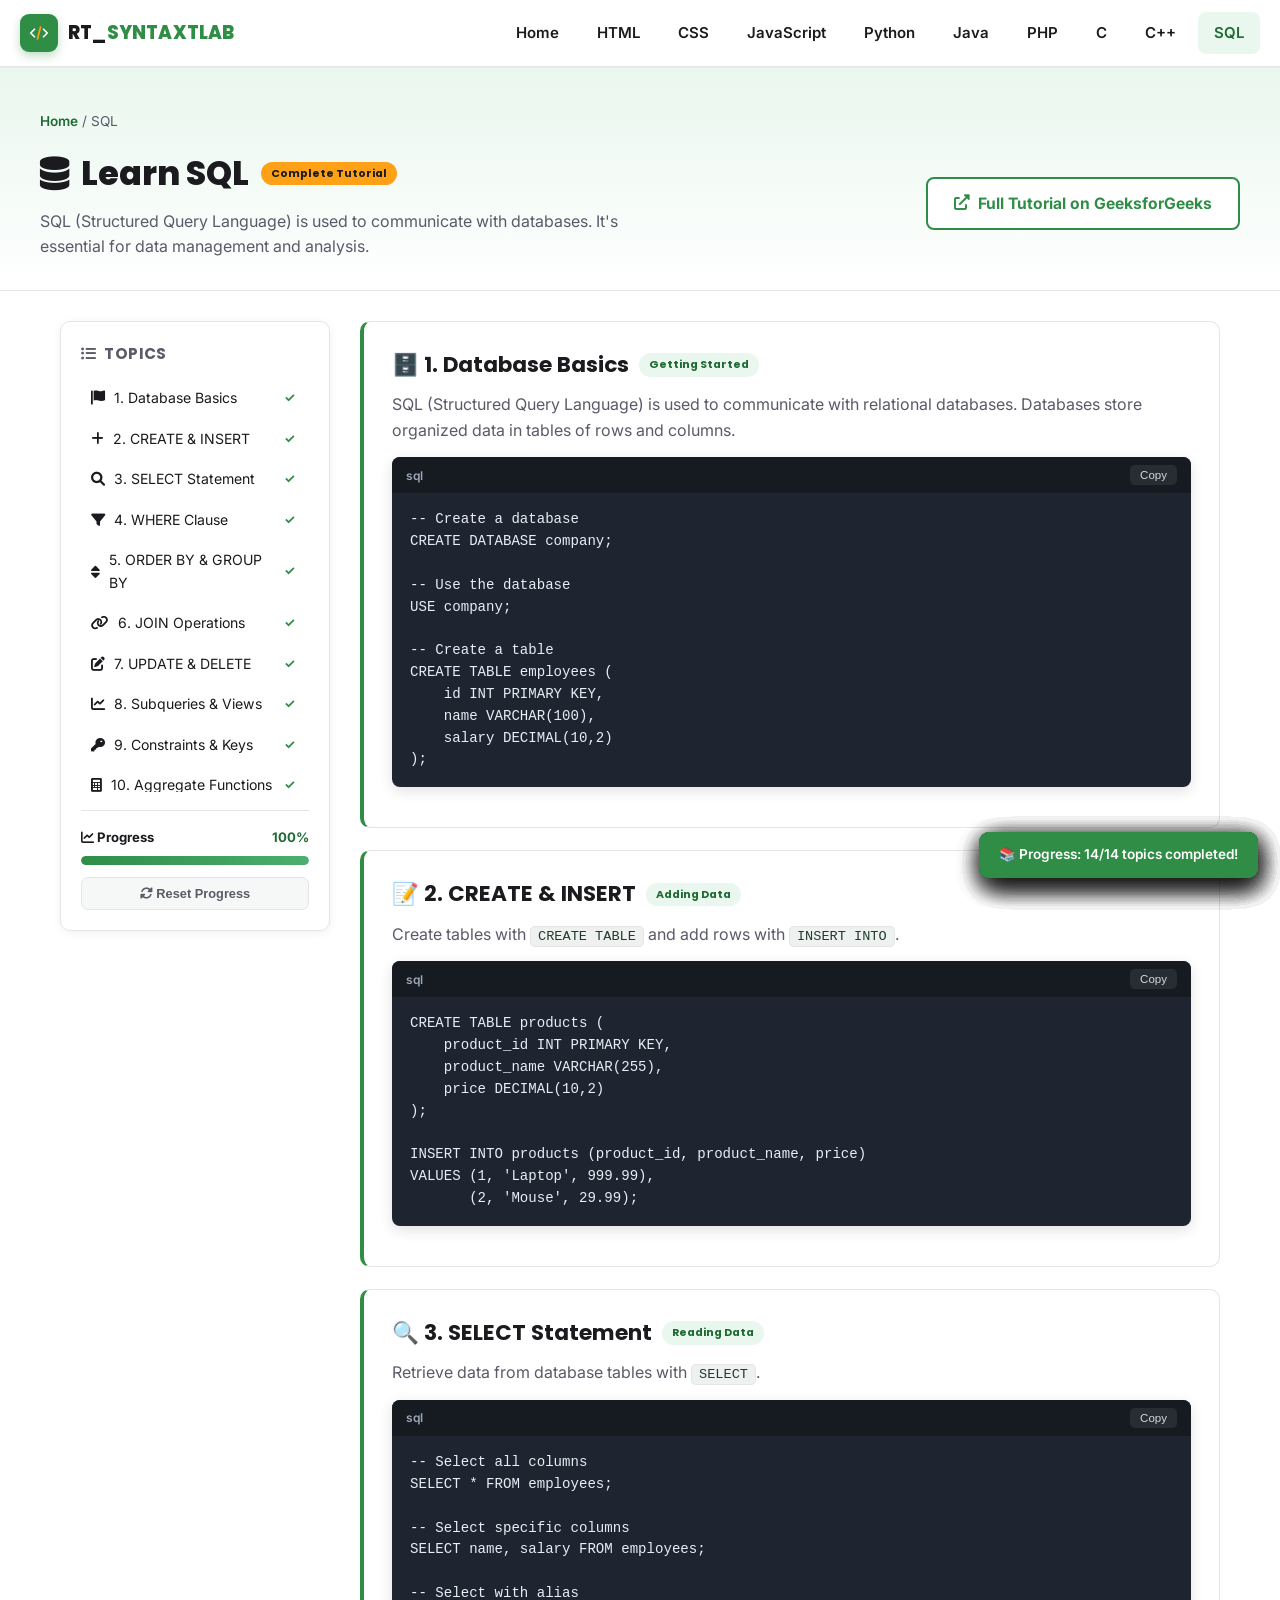
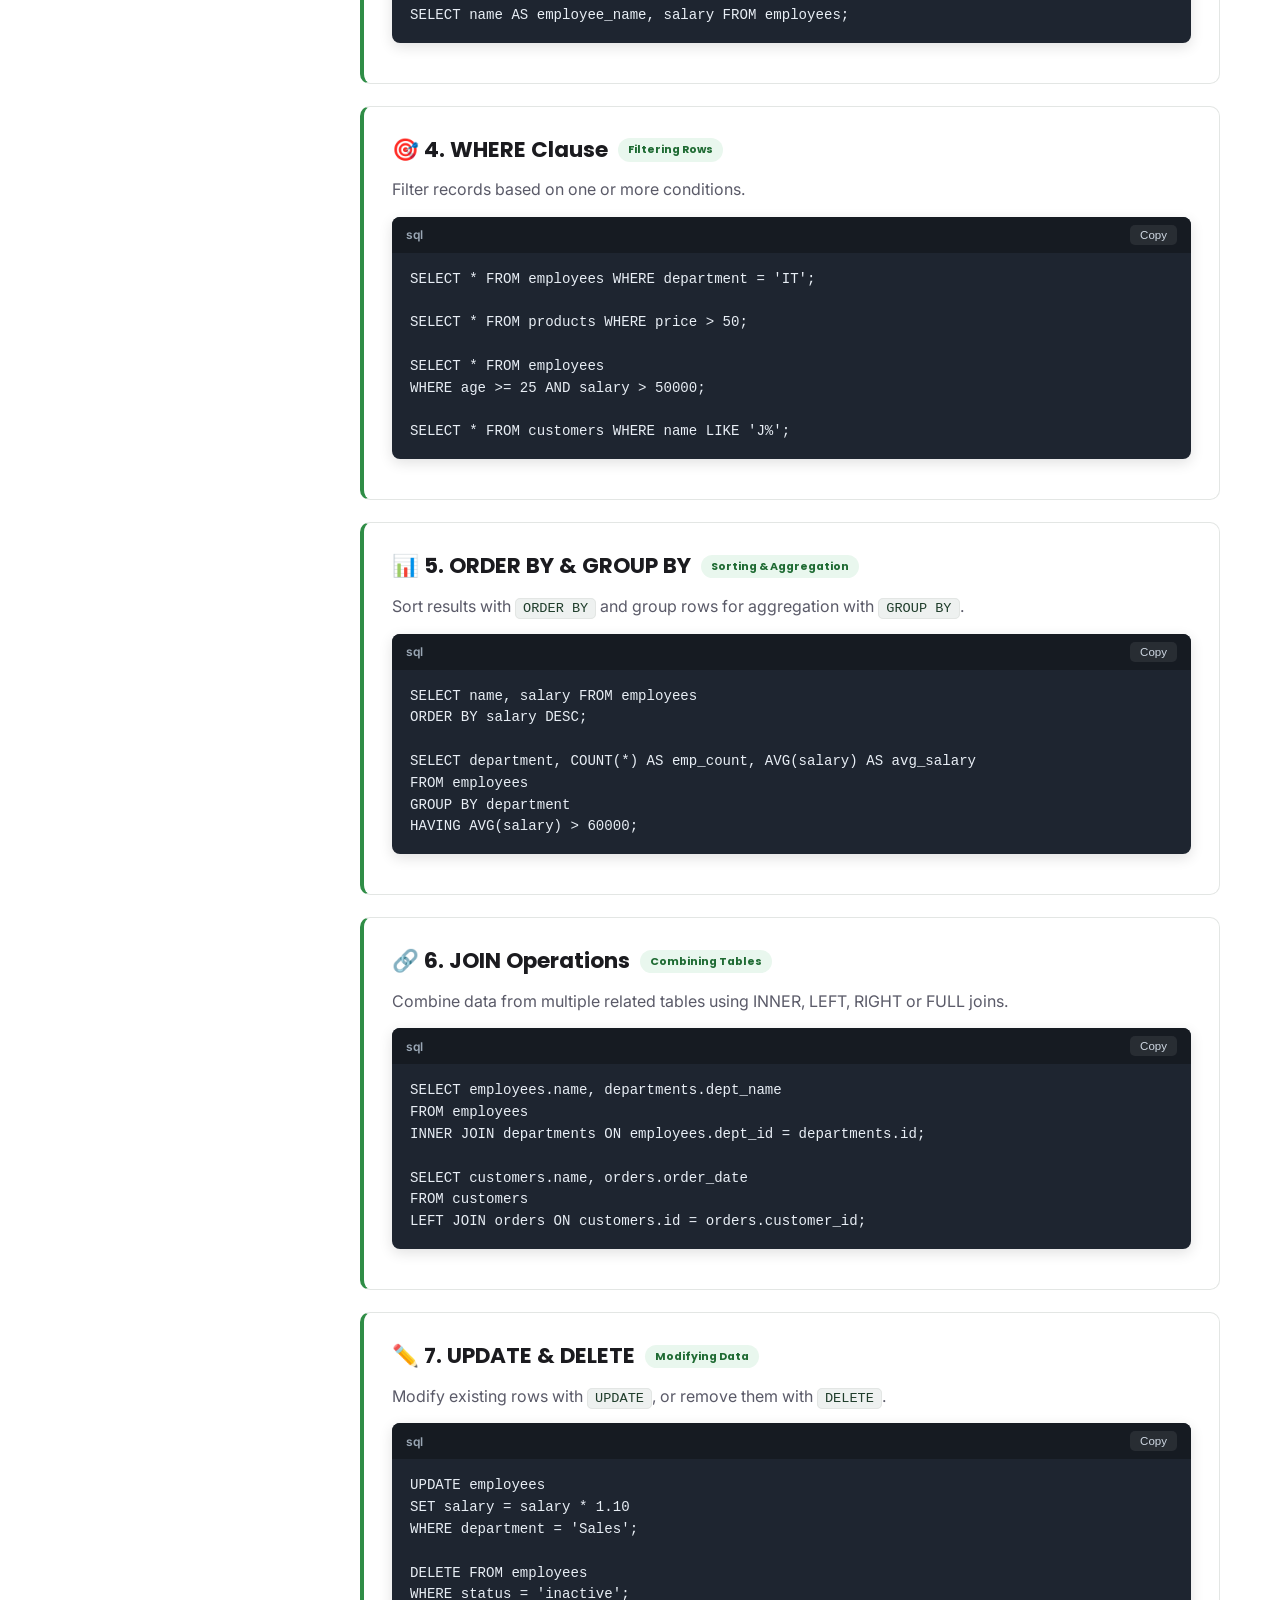
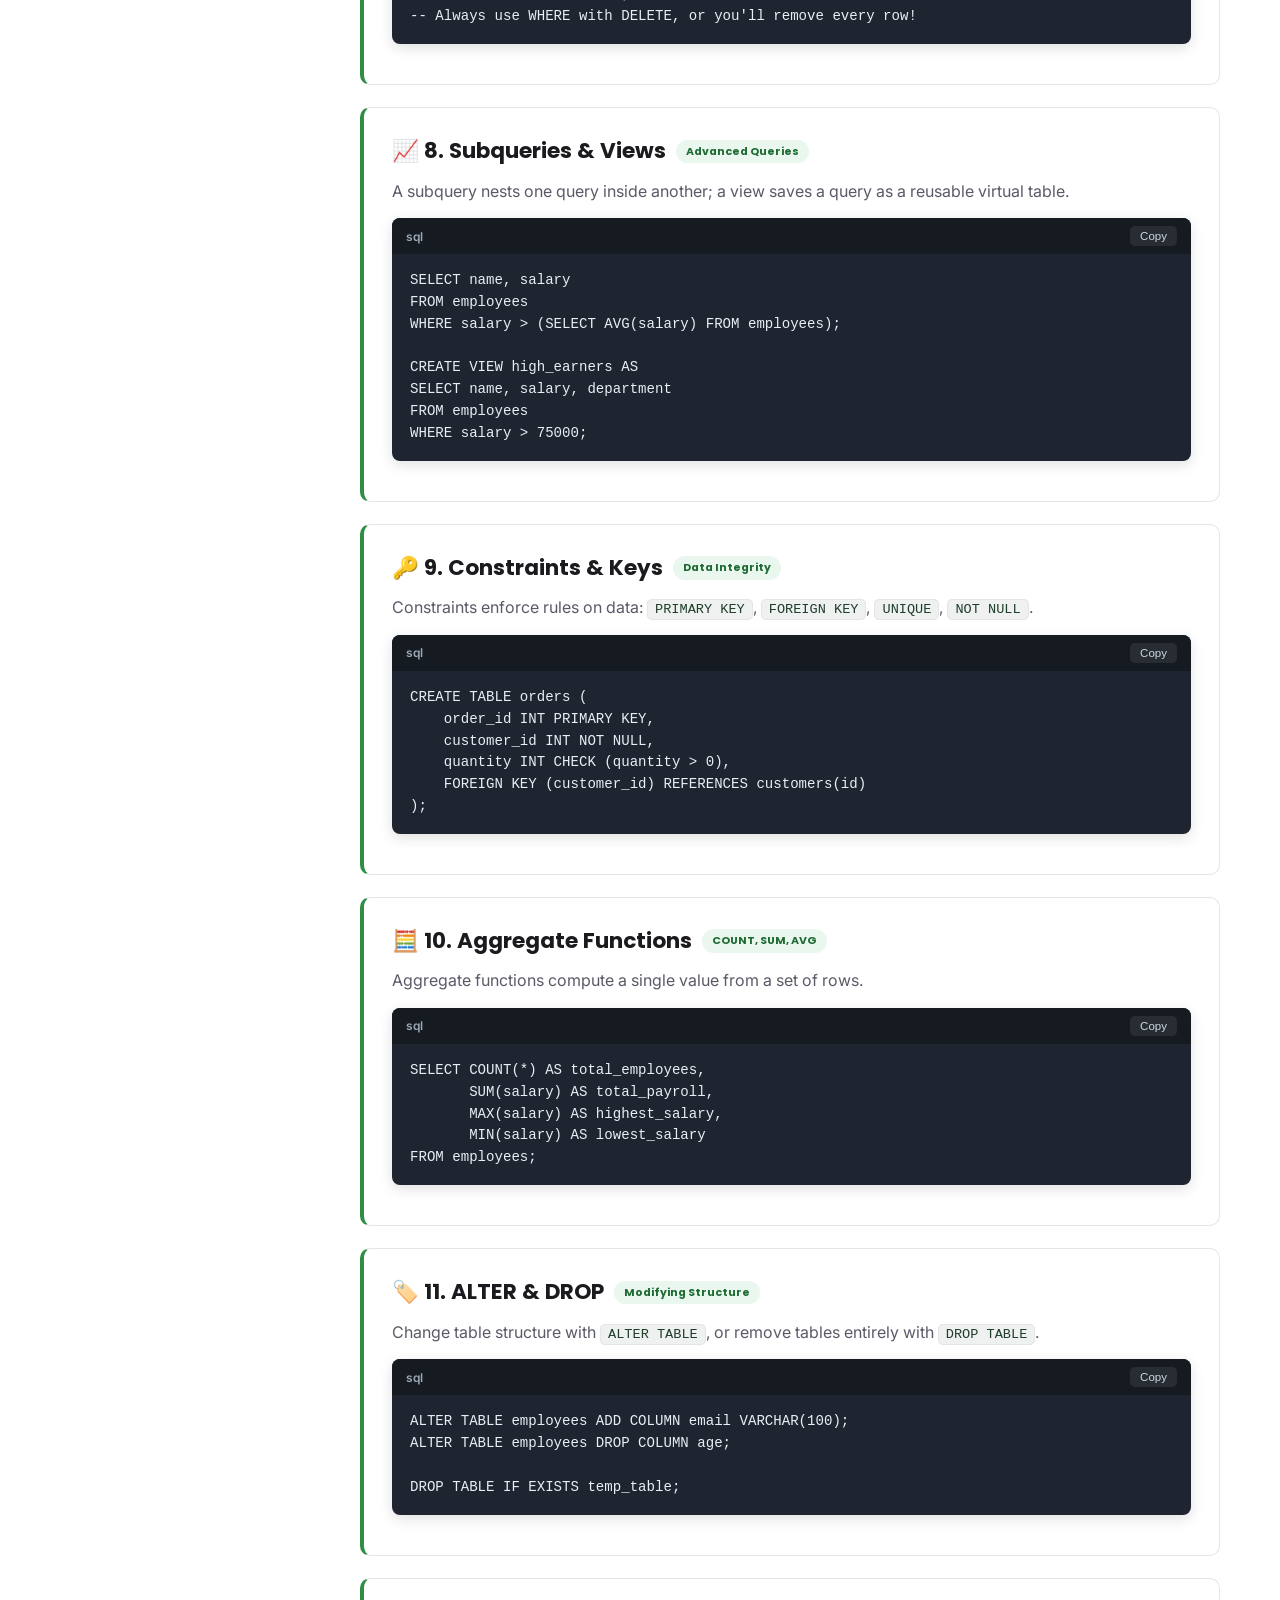
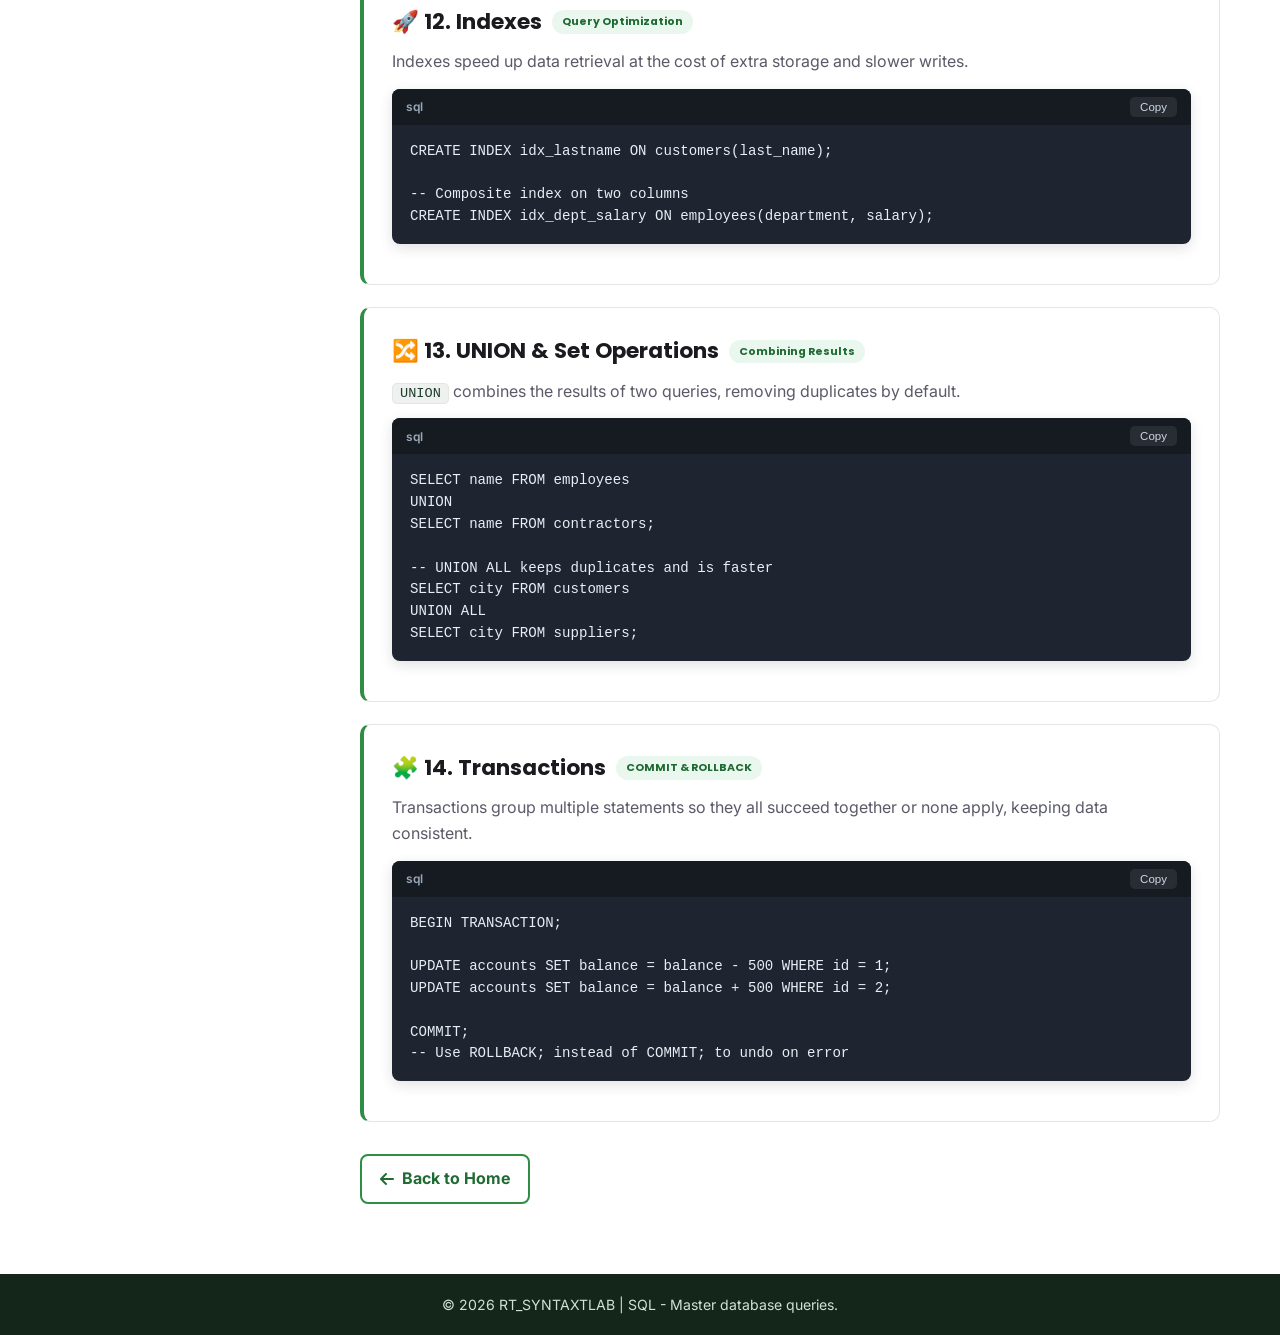
<file: sql.html>
<!DOCTYPE html>
<html lang="en">
<head>
    <meta charset="UTF-8">
    <meta name="viewport" content="width=device-width, initial-scale=1.0">
    <title>RT_SYNTAXTLAB | Learn SQL</title>
    <meta name="description" content="Learn SQL with clear explanations, topic-by-topic lessons and runnable code examples on RT_SYNTAXTLAB.">
    <link rel="icon" type="image/svg+xml" href="logo.svg">
    <link rel="stylesheet" href="style.css">
    <link rel="stylesheet" href="https://cdnjs.cloudflare.com/ajax/libs/font-awesome/6.0.0-beta3/css/all.min.css">
</head>
<body>
<nav class="navbar">
    <div class="nav-container">
        <div class="logo-area" onclick="location.href='index.html'">
            <div class="logo-icon"><img src="logo.svg" alt="RT_SYNTAXTLAB logo"></div>
            <span class="logo-text">RT_<span>SYNTAXTLAB</span></span>
        </div>
        <div class="nav-links">
            <a href="index.html" class="nav-link">Home</a>
            <a href="html.html" class="nav-link">HTML</a>
            <a href="css.html" class="nav-link">CSS</a>
            <a href="javascript.html" class="nav-link">JavaScript</a>
            <a href="python.html" class="nav-link">Python</a>
            <a href="java.html" class="nav-link">Java</a>
            <a href="php.html" class="nav-link">PHP</a>
            <a href="c.html" class="nav-link">C</a>
            <a href="cpp.html" class="nav-link">C++</a>
            <a href="sql.html" class="nav-link active">SQL</a>
        </div>
        <button class="nav-toggle" aria-label="Toggle menu"><span></span><span></span><span></span></button>
    </div>
</nav>
<div class="language-container">
    <div class="language-header">
        <div class="breadcrumb"><a href="index.html">Home</a> / SQL</div>
        <div class="language-header-inner">
            <div>
                <h1><i class="fas fa-database"></i> Learn SQL <span class="badge">Complete Tutorial</span></h1>
                <p class="intro">SQL (Structured Query Language) is used to communicate with databases. It's essential for data management and analysis.</p>
            </div>
            <a class="btn btn-outline gfg-source-btn" href="https://www.geeksforgeeks.org/sql/sql-tutorial/" target="_blank" rel="noopener">
                <i class="fas fa-external-link-alt"></i> Full Tutorial on GeeksforGeeks
            </a>
        </div>
    </div>

    <div class="content-grid">
        <aside class="topics-sidebar">
            <h3><i class="fas fa-list-ul"></i> Topics</h3>
            <ul class="topic-list">
                <li><i class="fas fa-flag"></i> 1. Database Basics</li>
                <li><i class="fas fa-plus"></i> 2. CREATE & INSERT</li>
                <li><i class="fas fa-search"></i> 3. SELECT Statement</li>
                <li><i class="fas fa-filter"></i> 4. WHERE Clause</li>
                <li><i class="fas fa-sort"></i> 5. ORDER BY & GROUP BY</li>
                <li><i class="fas fa-link"></i> 6. JOIN Operations</li>
                <li><i class="fas fa-edit"></i> 7. UPDATE & DELETE</li>
                <li><i class="fas fa-chart-line"></i> 8. Subqueries & Views</li>
                <li><i class="fas fa-key"></i> 9. Constraints & Keys</li>
                <li><i class="fas fa-calculator"></i> 10. Aggregate Functions</li>
                <li><i class="fas fa-hammer"></i> 11. ALTER & DROP</li>
                <li><i class="fas fa-tachometer-alt"></i> 12. Indexes</li>
                <li><i class="fas fa-object-group"></i> 13. UNION & Set Operations</li>
                <li><i class="fas fa-shield-alt"></i> 14. Transactions</li>
            </ul>
            <div class="progress-wrapper">
                <div class="progress-label"><span><i class="fas fa-chart-line"></i> Progress</span><span class="progress-percent">0%</span></div>
                <div class="progress-bar"><div class="progress-fill"></div></div>
                <div class="reset-progress">
                    <button class="reset-btn"><i class="fas fa-sync-alt"></i> Reset Progress</button>
                </div>
            </div>
        </aside>

        <main class="main-content">
            <div class="topic-section" id="section1">
                <h2>🗄️ 1. Database Basics <span class="section-badge">Getting Started</span></h2>
                <p>SQL (Structured Query Language) is used to communicate with relational databases. Databases store organized data in tables of rows and columns.</p>
                <div class="code-block" data-lang="sql"><pre>-- Create a database
CREATE DATABASE company;

-- Use the database
USE company;

-- Create a table
CREATE TABLE employees (
    id INT PRIMARY KEY,
    name VARCHAR(100),
    salary DECIMAL(10,2)
);</pre></div>
                
                
            </div>

            <div class="topic-section" id="section2">
                <h2>📝 2. CREATE & INSERT <span class="section-badge">Adding Data</span></h2>
                <p>Create tables with <code class='code-inline'>CREATE TABLE</code> and add rows with <code class='code-inline'>INSERT INTO</code>.</p>
                <div class="code-block" data-lang="sql"><pre>CREATE TABLE products (
    product_id INT PRIMARY KEY,
    product_name VARCHAR(255),
    price DECIMAL(10,2)
);

INSERT INTO products (product_id, product_name, price)
VALUES (1, 'Laptop', 999.99),
       (2, 'Mouse', 29.99);</pre></div>
                
                
            </div>

            <div class="topic-section" id="section3">
                <h2>🔍 3. SELECT Statement <span class="section-badge">Reading Data</span></h2>
                <p>Retrieve data from database tables with <code class='code-inline'>SELECT</code>.</p>
                <div class="code-block" data-lang="sql"><pre>-- Select all columns
SELECT * FROM employees;

-- Select specific columns
SELECT name, salary FROM employees;

-- Select with alias
SELECT name AS employee_name, salary FROM employees;</pre></div>
                
                
            </div>

            <div class="topic-section" id="section4">
                <h2>🎯 4. WHERE Clause <span class="section-badge">Filtering Rows</span></h2>
                <p>Filter records based on one or more conditions.</p>
                <div class="code-block" data-lang="sql"><pre>SELECT * FROM employees WHERE department = 'IT';

SELECT * FROM products WHERE price &gt; 50;

SELECT * FROM employees
WHERE age &gt;= 25 AND salary &gt; 50000;

SELECT * FROM customers WHERE name LIKE 'J%';</pre></div>
                
                
            </div>

            <div class="topic-section" id="section5">
                <h2>📊 5. ORDER BY & GROUP BY <span class="section-badge">Sorting & Aggregation</span></h2>
                <p>Sort results with <code class='code-inline'>ORDER BY</code> and group rows for aggregation with <code class='code-inline'>GROUP BY</code>.</p>
                <div class="code-block" data-lang="sql"><pre>SELECT name, salary FROM employees
ORDER BY salary DESC;

SELECT department, COUNT(*) AS emp_count, AVG(salary) AS avg_salary
FROM employees
GROUP BY department
HAVING AVG(salary) &gt; 60000;</pre></div>
                
                
            </div>

            <div class="topic-section" id="section6">
                <h2>🔗 6. JOIN Operations <span class="section-badge">Combining Tables</span></h2>
                <p>Combine data from multiple related tables using INNER, LEFT, RIGHT or FULL joins.</p>
                <div class="code-block" data-lang="sql"><pre>SELECT employees.name, departments.dept_name
FROM employees
INNER JOIN departments ON employees.dept_id = departments.id;

SELECT customers.name, orders.order_date
FROM customers
LEFT JOIN orders ON customers.id = orders.customer_id;</pre></div>
                
                
            </div>

            <div class="topic-section" id="section7">
                <h2>✏️ 7. UPDATE & DELETE <span class="section-badge">Modifying Data</span></h2>
                <p>Modify existing rows with <code class='code-inline'>UPDATE</code>, or remove them with <code class='code-inline'>DELETE</code>.</p>
                <div class="code-block" data-lang="sql"><pre>UPDATE employees
SET salary = salary * 1.10
WHERE department = 'Sales';

DELETE FROM employees
WHERE status = 'inactive';
-- Always use WHERE with DELETE, or you'll remove every row!</pre></div>
                
                
            </div>

            <div class="topic-section" id="section8">
                <h2>📈 8. Subqueries & Views <span class="section-badge">Advanced Queries</span></h2>
                <p>A subquery nests one query inside another; a view saves a query as a reusable virtual table.</p>
                <div class="code-block" data-lang="sql"><pre>SELECT name, salary
FROM employees
WHERE salary &gt; (SELECT AVG(salary) FROM employees);

CREATE VIEW high_earners AS
SELECT name, salary, department
FROM employees
WHERE salary &gt; 75000;</pre></div>
                
                
            </div>

            <div class="topic-section" id="section9">
                <h2>🔑 9. Constraints & Keys <span class="section-badge">Data Integrity</span></h2>
                <p>Constraints enforce rules on data: <code class='code-inline'>PRIMARY KEY</code>, <code class='code-inline'>FOREIGN KEY</code>, <code class='code-inline'>UNIQUE</code>, <code class='code-inline'>NOT NULL</code>.</p>
                <div class="code-block" data-lang="sql"><pre>CREATE TABLE orders (
    order_id INT PRIMARY KEY,
    customer_id INT NOT NULL,
    quantity INT CHECK (quantity &gt; 0),
    FOREIGN KEY (customer_id) REFERENCES customers(id)
);</pre></div>
                
                
            </div>

            <div class="topic-section" id="section10">
                <h2>🧮 10. Aggregate Functions <span class="section-badge">COUNT, SUM, AVG</span></h2>
                <p>Aggregate functions compute a single value from a set of rows.</p>
                <div class="code-block" data-lang="sql"><pre>SELECT COUNT(*) AS total_employees,
       SUM(salary) AS total_payroll,
       MAX(salary) AS highest_salary,
       MIN(salary) AS lowest_salary
FROM employees;</pre></div>
                
                
            </div>

            <div class="topic-section" id="section11">
                <h2>🏷️ 11. ALTER & DROP <span class="section-badge">Modifying Structure</span></h2>
                <p>Change table structure with <code class='code-inline'>ALTER TABLE</code>, or remove tables entirely with <code class='code-inline'>DROP TABLE</code>.</p>
                <div class="code-block" data-lang="sql"><pre>ALTER TABLE employees ADD COLUMN email VARCHAR(100);
ALTER TABLE employees DROP COLUMN age;

DROP TABLE IF EXISTS temp_table;</pre></div>
                
                
            </div>

            <div class="topic-section" id="section12">
                <h2>🚀 12. Indexes <span class="section-badge">Query Optimization</span></h2>
                <p>Indexes speed up data retrieval at the cost of extra storage and slower writes.</p>
                <div class="code-block" data-lang="sql"><pre>CREATE INDEX idx_lastname ON customers(last_name);

-- Composite index on two columns
CREATE INDEX idx_dept_salary ON employees(department, salary);</pre></div>
                
                
            </div>

            <div class="topic-section" id="section13">
                <h2>🔀 13. UNION & Set Operations <span class="section-badge">Combining Results</span></h2>
                <p><code class='code-inline'>UNION</code> combines the results of two queries, removing duplicates by default.</p>
                <div class="code-block" data-lang="sql"><pre>SELECT name FROM employees
UNION
SELECT name FROM contractors;

-- UNION ALL keeps duplicates and is faster
SELECT city FROM customers
UNION ALL
SELECT city FROM suppliers;</pre></div>
                
                
            </div>

            <div class="topic-section" id="section14">
                <h2>🧩 14. Transactions <span class="section-badge">COMMIT & ROLLBACK</span></h2>
                <p>Transactions group multiple statements so they all succeed together or none apply, keeping data consistent.</p>
                <div class="code-block" data-lang="sql"><pre>BEGIN TRANSACTION;

UPDATE accounts SET balance = balance - 500 WHERE id = 1;
UPDATE accounts SET balance = balance + 500 WHERE id = 2;

COMMIT;
-- Use ROLLBACK; instead of COMMIT; to undo on error</pre></div>
                
                
            </div>


            <a href="index.html" class="back-home"><i class="fas fa-arrow-left"></i> Back to Home</a>
        </main>
    </div>
</div>

<footer class="footer"><p>© 2026 RT_SYNTAXTLAB | SQL - Master database queries.</p></footer>
<script src="script.js"></script>
</body>
</html>
</file>
<file: style.css>
/* =======================================================================
   RT_SYNTAXTLAB — Light Theme Design System (GeeksforGeeks-inspired)
   ======================================================================= */
@import url('https://fonts.googleapis.com/css2?family=Poppins:wght@500;600;700;800&family=Inter:wght@400;500;600;700&display=swap');

:root {
    --green: #2f8d46;
    --green-dark: #1f6b33;
    --green-light: #e9f7ee;
    --orange: #ffa116;
    --orange-dark: #e88f00;
    --text: #1b1b1f;
    --text-muted: #5a5a68;
    --bg: #ffffff;
    --bg-soft: #f6f8f7;
    --border: #e3e6e4;
    --code-bg: #1e2530;
    --code-text: #e8eef5;
    --radius: 10px;
    --shadow: 0 2px 10px rgba(20, 30, 25, .06);
    --shadow-hover: 0 10px 28px rgba(20, 30, 25, .12);
}

* {
    margin: 0;
    padding: 0;
    box-sizing: border-box;
}

html {
    scroll-behavior: smooth;
    scroll-padding-top: 90px;
}

body {
    font-family: 'Inter', sans-serif;
    background: var(--bg);
    color: var(--text);
    line-height: 1.6;
}

h1,
h2,
h3,
h4,
.logo-text {
    font-family: 'Poppins', sans-serif;
}

a {
    text-decoration: none;
    color: inherit;
}

ul {
    list-style: none;
}

img {
    max-width: 100%;
    display: block;
}

.container {
    max-width: 1200px;
    margin: 0 auto;
    padding: 0 24px;
}

/* ===================== NAVBAR ===================== */
.navbar {
    position: sticky;
    top: 0;
    z-index: 500;
    background: #ffffff;
    border-bottom: 1px solid var(--border);
    box-shadow: 0 1px 0 rgba(0, 0, 0, .02);
}

.nav-container {
    max-width: 1280px;
    margin: 0 auto;
    padding: 0 20px;
    height: 66px;
    display: flex;
    align-items: center;
    justify-content: space-between;
}

.logo-area {
    display: flex;
    align-items: center;
    gap: 10px;
    cursor: pointer;
}

.logo-icon {
    width: 38px;
    height: 38px;
    border-radius: 9px;
    background: var(--green);
    color: #fff;
    display: flex;
    align-items: center;
    justify-content: center;
    font-size: 1.2rem;
    box-shadow: 0 4px 10px rgba(47, 141, 70, .3);
}

.logo-icon img {
    width: 24px;
    height: 24px;
}

.logo-text {
    font-weight: 800;
    font-size: 1.15rem;
    letter-spacing: .2px;
    color: var(--text);
}

.logo-text span {
    color: var(--green);
}

.nav-links {
    display: flex;
    align-items: center;
    gap: 6px;
}

.nav-link {
    padding: 9px 16px;
    border-radius: 8px;
    font-weight: 600;
    font-size: .94rem;
    color: var(--text);
    transition: .2s;
}

.nav-link:hover,
.nav-link.active {
    background: var(--green-light);
    color: var(--green-dark);
}

.nav-cta {
    margin-left: 8px;
    padding: 9px 18px;
    border-radius: 8px;
    background: var(--orange);
    color: #1b1b1f !important;
    font-weight: 700;
    font-size: .92rem;
    box-shadow: 0 4px 12px rgba(255, 161, 22, .35);
    transition: .2s;
}

.nav-cta:hover {
    background: var(--orange-dark);
    transform: translateY(-1px);
}

.nav-toggle {
    display: none;
    flex-direction: column;
    gap: 4px;
    background: none;
    border: none;
    cursor: pointer;
    padding: 6px;
}

.nav-toggle span {
    width: 24px;
    height: 2.5px;
    background: var(--text);
    border-radius: 2px;
}

/* ===================== BUTTONS ===================== */
.btn {
    display: inline-flex;
    align-items: center;
    gap: 8px;
    padding: 12px 26px;
    border-radius: 8px;
    font-weight: 700;
    font-size: .98rem;
    border: 2px solid transparent;
    cursor: pointer;
    transition: .2s;
}

.btn-primary {
    background: var(--green);
    color: #fff;
    box-shadow: 0 6px 16px rgba(47, 141, 70, .3);
}

.btn-primary:hover {
    background: var(--green-dark);
    transform: translateY(-2px);
}

.btn-outline {
    background: #fff;
    color: var(--green);
    border-color: var(--green);
}

.btn-outline:hover {
    background: var(--green-light);
    transform: translateY(-2px);
}

.btn-orange {
    background: var(--orange);
    color: #1b1b1f;
}

.btn-orange:hover {
    background: var(--orange-dark);
    transform: translateY(-2px);
}

.btn-sm {
    padding: 8px 16px;
    font-size: .85rem;
    border-radius: 6px;
}

/* ===================== HERO (home) ===================== */
.hero {
    background: linear-gradient(180deg, var(--green-light) 0%, #ffffff 100%);
    padding: 70px 20px 60px;
    text-align: center;
    border-bottom: 1px solid var(--border);
}

.hero .eyebrow {
    display: inline-block;
    background: #fff;
    border: 1px solid var(--green);
    color: var(--green-dark);
    font-weight: 700;
    font-size: .8rem;
    letter-spacing: .5px;
    padding: 6px 16px;
    border-radius: 20px;
    margin-bottom: 18px;
    text-transform: uppercase;
}

.hero h1 {
    font-size: 2.6rem;
    color: var(--text);
    margin-bottom: 14px;
    font-weight: 800;
}

.hero h1 span {
    color: var(--green);
}

.hero-subtitle {
    max-width: 680px;
    margin: 0 auto 30px;
    color: var(--text-muted);
    font-size: 1.08rem;
}

.hero-actions {
    display: flex;
    gap: 14px;
    justify-content: center;
    flex-wrap: wrap;
    margin-bottom: 34px;
}

.hero-stats {
    display: flex;
    gap: 36px;
    justify-content: center;
    flex-wrap: wrap;
}

.hero-stats .stat {
    text-align: center;
}

.hero-stats .stat b {
    display: block;
    font-size: 1.6rem;
    color: var(--green-dark);
    font-weight: 800;
}

.hero-stats .stat span {
    font-size: .85rem;
    color: var(--text-muted);
}

/* ===================== LANGUAGE CARDS (home) ===================== */
.subjects-section {
    padding: 60px 20px;
    max-width: 1280px;
    margin: 0 auto;
}

.section-title {
    text-align: center;
    font-size: 1.9rem;
    font-weight: 800;
    margin-bottom: 8px;
    color: var(--text);
}

.section-sub {
    text-align: center;
    color: var(--text-muted);
    margin-bottom: 40px;
}

.cards-grid {
    display: grid;
    grid-template-columns: repeat(auto-fit, minmax(230px, 1fr));
    gap: 22px;
}

.lang-card {
    background: #fff;
    border: 1px solid var(--border);
    border-radius: var(--radius);
    padding: 26px 22px;
    cursor: pointer;
    transition: .25s;
    box-shadow: var(--shadow);
    border-top: 4px solid var(--card-color, var(--green));
    position: relative;
    overflow: hidden;
}

.lang-card:hover {
    box-shadow: var(--shadow-hover);
    transform: translateY(-6px);
}

.card-icon {
    font-size: 2.2rem;
    margin-bottom: 14px;
}

.lang-card h3 {
    font-size: 1.2rem;
    margin-bottom: 6px;
}

.lang-card p {
    color: var(--text-muted);
    font-size: .9rem;
}

.new-badge {
    display: inline-block;
    margin-top: 10px;
    background: var(--green-light);
    color: var(--green-dark);
    font-size: .72rem;
    font-weight: 700;
    padding: 3px 10px;
    border-radius: 12px;
}

.card-arrow {
    position: absolute;
    right: 18px;
    bottom: 18px;
    color: var(--text-muted);
    font-size: 1.1rem;
    transition: .2s;
}

.lang-card:hover .card-arrow {
    color: var(--green);
    transform: translateX(4px);
}

/* Why us section */
.features-section {
    background: var(--bg-soft);
    padding: 60px 20px;
}

.features-grid {
    max-width: 1200px;
    margin: 0 auto;
    display: grid;
    grid-template-columns: repeat(auto-fit, minmax(240px, 1fr));
    gap: 24px;
}

.feature-card {
    background: #fff;
    border: 1px solid var(--border);
    border-radius: var(--radius);
    padding: 26px;
    text-align: center;
    box-shadow: var(--shadow);
}

.feature-card i {
    font-size: 1.8rem;
    color: var(--green);
    margin-bottom: 12px;
}

.feature-card h4 {
    margin-bottom: 8px;
    font-size: 1.05rem;
}

.feature-card p {
    color: var(--text-muted);
    font-size: .9rem;
}

/* ===================== LANGUAGE PAGE LAYOUT ===================== */
.language-header {
    background: linear-gradient(180deg, var(--green-light), #fff);
    padding: 44px 20px 30px;
    border-bottom: 1px solid var(--border);
}

.breadcrumb {
    max-width: 1200px;
    margin: 0 auto 14px;
    font-size: .85rem;
    color: var(--text-muted);
}

.breadcrumb a {
    color: var(--green-dark);
    font-weight: 600;
}

.language-header-inner {
    max-width: 1200px;
    margin: 0 auto;
    display: flex;
    align-items: center;
    justify-content: space-between;
    flex-wrap: wrap;
    gap: 20px;
}

.language-header h1 {
    font-size: 2.1rem;
    font-weight: 800;
    margin-bottom: 8px;
    display: flex;
    align-items: center;
    gap: 12px;
}

.intro {
    color: var(--text-muted);
    max-width: 640px;
}

.gfg-source-btn {
    white-space: nowrap;
}

.content-grid {
    max-width: 1200px;
    margin: 0 auto;
    padding: 30px 20px 70px;
    display: grid;
    grid-template-columns: 270px 1fr;
    gap: 30px;
    align-items: start;
}

.topics-sidebar {
    position: sticky;
    top: 82px;
    background: #fff;
    border: 1px solid var(--border);
    border-radius: var(--radius);
    padding: 20px;
    box-shadow: var(--shadow);
}

.topics-sidebar h3 {
    font-size: .95rem;
    color: var(--text-muted);
    text-transform: uppercase;
    letter-spacing: .4px;
    margin-bottom: 12px;
    display: flex;
    align-items: center;
    gap: 8px;
}

.topic-list {
    max-height: 46vh;
    overflow-y: auto;
    padding-right: 4px;
}

.topic-list li {
    padding: 9px 10px;
    border-radius: 7px;
    font-size: .88rem;
    cursor: pointer;
    color: var(--text);
    display: flex;
    align-items: center;
    gap: 9px;
    transition: .15s;
}

.topic-list li:hover {
    background: var(--green-light);
    color: var(--green-dark);
}

.topic-list li.active {
    background: var(--green);
    color: #fff;
}

.topic-list li.viewed:not(.active)::after {
    content: '✓';
    margin-left: auto;
    color: var(--green);
    font-weight: 700;
    font-size: .8rem;
}

.topic-list::-webkit-scrollbar {
    width: 5px;
}

.topic-list::-webkit-scrollbar-thumb {
    background: var(--border);
    border-radius: 4px;
}

.progress-wrapper {
    margin-top: 18px;
    padding-top: 16px;
    border-top: 1px solid var(--border);
}

.progress-label {
    display: flex;
    justify-content: space-between;
    font-size: .82rem;
    font-weight: 700;
    margin-bottom: 8px;
}

.progress-percent {
    color: var(--green-dark);
}

.progress-bar {
    background: var(--bg-soft);
    height: 9px;
    border-radius: 6px;
    overflow: hidden;
}

.progress-fill {
    height: 100%;
    width: 0%;
    background: linear-gradient(90deg, var(--green), #4caf6f);
    border-radius: 6px;
    transition: width .4s ease;
}

.reset-progress {
    margin-top: 12px;
}

.reset-btn {
    width: 100%;
    background: var(--bg-soft);
    border: 1px solid var(--border);
    color: var(--text-muted);
    padding: 8px;
    border-radius: 7px;
    font-size: .8rem;
    font-weight: 600;
    cursor: pointer;
    transition: .2s;
}

.reset-btn:hover {
    background: #fde8e8;
    color: #c0392b;
    border-color: #f3c6c6;
}

.main-content {
    min-width: 0;
}

.topic-section {
    background: #fff;
    border: 1px solid var(--border);
    border-radius: var(--radius);
    padding: 26px 28px;
    margin-bottom: 22px;
    scroll-margin-top: 82px;
    transition: background .5s;
}

.topic-section.viewed {
    border-left: 4px solid var(--green);
}

.topic-section h2 {
    font-size: 1.35rem;
    margin-bottom: 10px;
    display: flex;
    align-items: center;
    gap: 10px;
    flex-wrap: wrap;
}

.topic-section>p {
    color: var(--text-muted);
    margin-bottom: 14px;
}

.topic-meta {
    display: flex;
    gap: 8px;
    flex-wrap: wrap;
    margin-bottom: 14px;
}

.section-badge {
    background: var(--green-light);
    color: var(--green-dark);
    font-size: .68rem;
    font-weight: 700;
    padding: 3px 10px;
    border-radius: 12px;
    text-transform: none;
}

.gfg-ref {
    display: inline-flex;
    align-items: center;
    gap: 6px;
    font-size: .8rem;
    font-weight: 700;
    color: var(--orange-dark);
    border: 1px solid var(--orange);
    padding: 4px 12px;
    border-radius: 14px;
    margin-bottom: 14px;
    transition: .2s;
}

.gfg-ref:hover {
    background: var(--orange);
    color: #1b1b1f;
}

/* ===================== CODE BLOCKS ===================== */
.code-block {
    background: var(--code-bg);
    color: var(--code-text);
    border-radius: 8px;
    margin: 14px 0;
    overflow: hidden;
    box-shadow: 0 4px 14px rgba(0, 0, 0, .12);
}

.code-block-header {
    display: flex;
    align-items: center;
    justify-content: space-between;
    padding: 8px 14px;
    background: #161b22;
    font-size: .75rem;
    color: #9aa7b5;
    font-weight: 600;
}

.copy-btn {
    background: rgba(255, 255, 255, .08);
    color: #cfd8e3;
    border: none;
    padding: 4px 10px;
    border-radius: 5px;
    font-size: .72rem;
    cursor: pointer;
    transition: .2s;
}

.copy-btn:hover {
    background: var(--green);
    color: #fff;
}

.code-block pre {
    padding: 16px 18px;
    overflow-x: auto;
    font-family: 'Fira Code', Consolas, monospace;
    font-size: .88rem;
    line-height: 1.55;
}

.output-block {
    margin-top: 10px;
    background: #f0f4f2;
    border: 1px dashed var(--border);
    border-radius: 7px;
    padding: 10px 14px;
    font-family: Consolas, monospace;
    font-size: .85rem;
    color: #2c3e33;
}

.output-block b {
    color: var(--green-dark);
    font-family: 'Inter', sans-serif;
}

.back-home {
    display: inline-flex;
    align-items: center;
    gap: 8px;
    margin-top: 10px;
    font-weight: 700;
    color: var(--green-dark);
    padding: 10px 18px;
    border: 2px solid var(--green);
    border-radius: 8px;
    transition: .2s;
}

.back-home:hover {
    background: var(--green);
    color: #fff;
}

/* ===================== FOOTER ===================== */
.footer {
    background: #14251a;
    color: #cfe3d4;
    padding: 20px;
    text-align: center;
    font-size: .88rem;
}

.footer a {
    color: #8fdaa6;
    font-weight: 600;
}

.footer-main {
    background: #0f1c14;
    color: #c7d9cd;
    padding: 50px 20px 20px;
}

.footer-grid {
    max-width: 1200px;
    margin: 0 auto;
    display: grid;
    grid-template-columns: 1.4fr 1fr 1fr 1fr;
    gap: 30px;
    padding-bottom: 26px;
}

.footer-col h4 {
    color: #fff;
    margin-bottom: 14px;
    font-size: .95rem;
}

.footer-col ul li {
    margin-bottom: 9px;
    font-size: .87rem;
}

.footer-col ul li a:hover {
    color: #fff;
}

.footer-brand {
    display: flex;
    align-items: center;
    gap: 10px;
    margin-bottom: 12px;
}

.footer-brand .logo-text {
    color: #fff;
}

.footer-bottom {
    max-width: 1200px;
    margin: 0 auto;
    border-top: 1px solid rgba(255, 255, 255, .08);
    padding-top: 18px;
    display: flex;
    justify-content: space-between;
    flex-wrap: wrap;
    gap: 10px;
    font-size: .82rem;
}

/* ===================== CONTENT WIDGETS ===================== */
.badge {
    display: inline-block;
    background: var(--orange);
    color: #1b1b1f;
    font-size: .68rem;
    font-weight: 700;
    padding: 3px 10px;
    border-radius: 12px;
    vertical-align: middle;
}

.info-box {
    background: var(--green-light);
    border-left: 4px solid var(--green);
    padding: 14px 16px;
    margin: 14px 0;
    border-radius: 8px;
    font-size: .94rem;
}

.info-box i {
    color: var(--green-dark);
    margin-right: 8px;
}

.tip-box {
    background: #fff8ea;
    border-left: 4px solid var(--orange);
    padding: 14px 16px;
    margin: 14px 0;
    border-radius: 8px;
    font-size: .94rem;
}

.tip-box i {
    color: var(--orange-dark);
    margin-right: 8px;
}

.warning-box {
    background: #fdeeee;
    border-left: 4px solid #e35555;
    padding: 14px 16px;
    margin: 14px 0;
    border-radius: 8px;
    font-size: .94rem;
}

.warning-box i {
    color: #c0392b;
    margin-right: 8px;
}

.practice-card {
    background: linear-gradient(135deg, var(--green-light), #fff8ea);
    border: 1px solid var(--border);
    border-radius: 10px;
    padding: 16px 18px;
    margin: 16px 0;
}

.practice-card h4 {
    color: var(--green-dark);
    margin-bottom: 6px;
    font-size: 1rem;
}

.code-inline {
    background: #eef1f0;
    color: #1f3d2b;
    padding: 2px 7px;
    border-radius: 5px;
    font-family: Consolas, monospace;
    font-size: .85rem;
    border: 1px solid var(--border);
}

.key-point {
    display: inline-block;
    background: var(--green);
    color: #fff;
    font-size: .68rem;
    padding: 2px 9px;
    border-radius: 20px;
    margin-right: 8px;
    vertical-align: middle;
    font-weight: 700;
}

details {
    margin: 14px 0;
    padding: 8px 10px;
    border-radius: 8px;
    background: var(--bg-soft);
    border: 1px solid var(--border);
}

summary {
    font-weight: 700;
    cursor: pointer;
    color: var(--green-dark);
    padding: 6px;
}

.grid-2col {
    display: grid;
    grid-template-columns: 1fr 1fr;
    gap: 16px;
    margin: 14px 0;
}

@media (max-width:600px) {
    .grid-2col {
        grid-template-columns: 1fr;
    }
}

.comparison-table {
    width: 100%;
    border-collapse: collapse;
    margin: 14px 0;
    font-size: .9rem;
}

.comparison-table th {
    background: var(--green);
    color: #fff;
    padding: 10px 12px;
    text-align: left;
}

.comparison-table td {
    border: 1px solid var(--border);
    padding: 9px 12px;
}

.comparison-table tr:nth-child(even) td {
    background: var(--bg-soft);
}

/* ===================== TOASTS ===================== */
.toast {
    position: fixed;
    bottom: 22px;
    right: 22px;
    background: var(--green);
    color: #fff;
    padding: 12px 20px;
    border-radius: 10px;
    font-size: .85rem;
    font-weight: 600;
    z-index: 9999;
    box-shadow: 0 8px 24px rgba(0, 0, 0, .18);
    animation: slideIn .3s ease;
}

.toast.reset-toast {
    background: #c0392b;
}

@keyframes slideIn {
    from {
        transform: translateX(120%);
        opacity: 0;
    }

    to {
        transform: translateX(0);
        opacity: 1;
    }
}

/* ===================== BACK TO TOP ===================== */
.back-to-top {
    position: fixed;
    bottom: 24px;
    right: 24px;
    width: 46px;
    height: 46px;
    border-radius: 50%;
    background: var(--green);
    color: #fff;
    border: none;
    font-size: 1.1rem;
    cursor: pointer;
    box-shadow: 0 6px 18px rgba(47, 141, 70, .4);
    display: none;
    align-items: center;
    justify-content: center;
    z-index: 400;
    transition: .2s;
}

.back-to-top:hover {
    background: var(--green-dark);
    transform: translateY(-3px);
}

.back-to-top.show {
    display: flex;
}

/* ===================== RESPONSIVE ===================== */
@media (max-width:960px) {
    .content-grid {
        grid-template-columns: 1fr;
    }

    .topics-sidebar {
        position: static;
        margin-bottom: 10px;
    }

    .topic-list {
        max-height: none;
    }

    .footer-grid {
        grid-template-columns: 1fr 1fr;
    }
}

@media (max-width:680px) {
    .nav-links {
        position: fixed;
        top: 66px;
        left: 0;
        right: 0;
        background: #fff;
        flex-direction: column;
        align-items: stretch;
        padding: 14px;
        border-bottom: 1px solid var(--border);
        box-shadow: var(--shadow);
        display: none;
        gap: 4px;
    }

    .nav-links.open {
        display: flex;
    }

    .nav-toggle {
        display: flex;
    }

    .hero h1 {
        font-size: 1.9rem;
    }

    .footer-grid {
        grid-template-columns: 1fr;
    }

    .language-header h1 {
        font-size: 1.6rem;
    }
}
</file>
